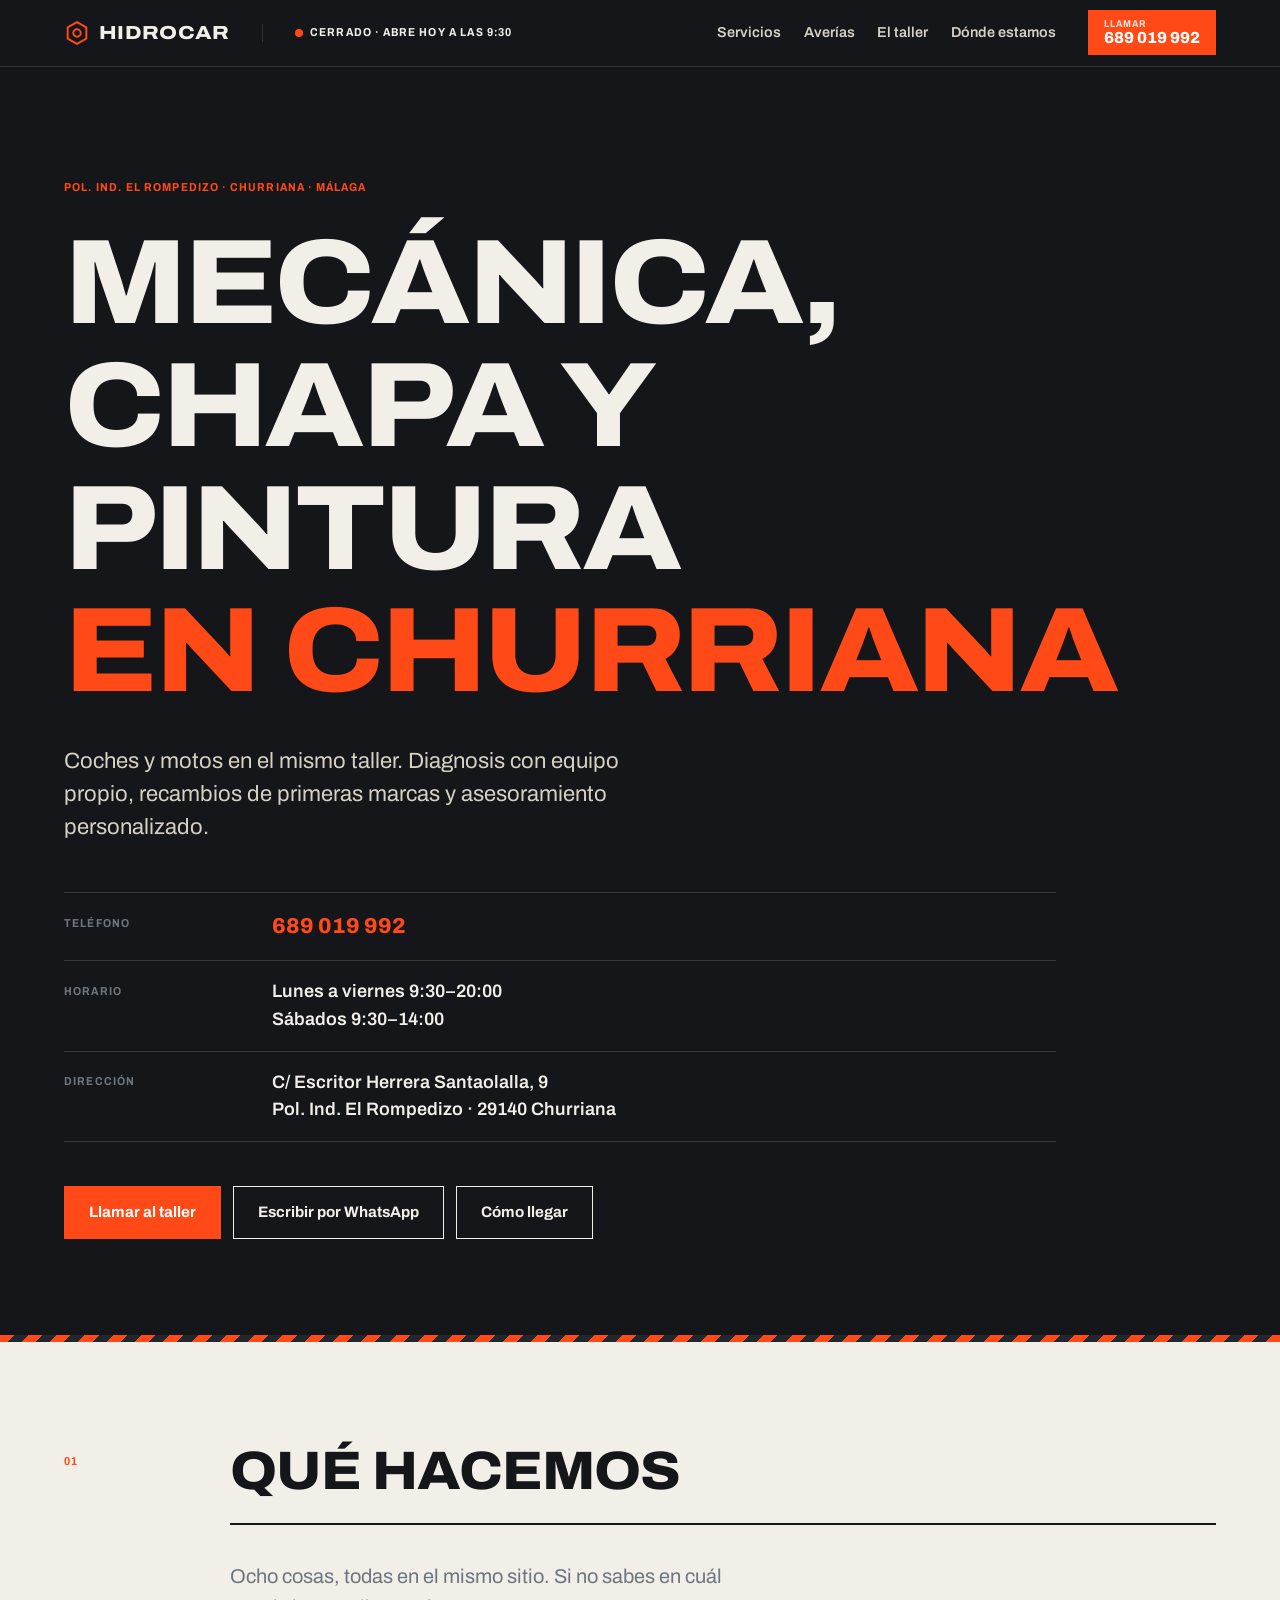
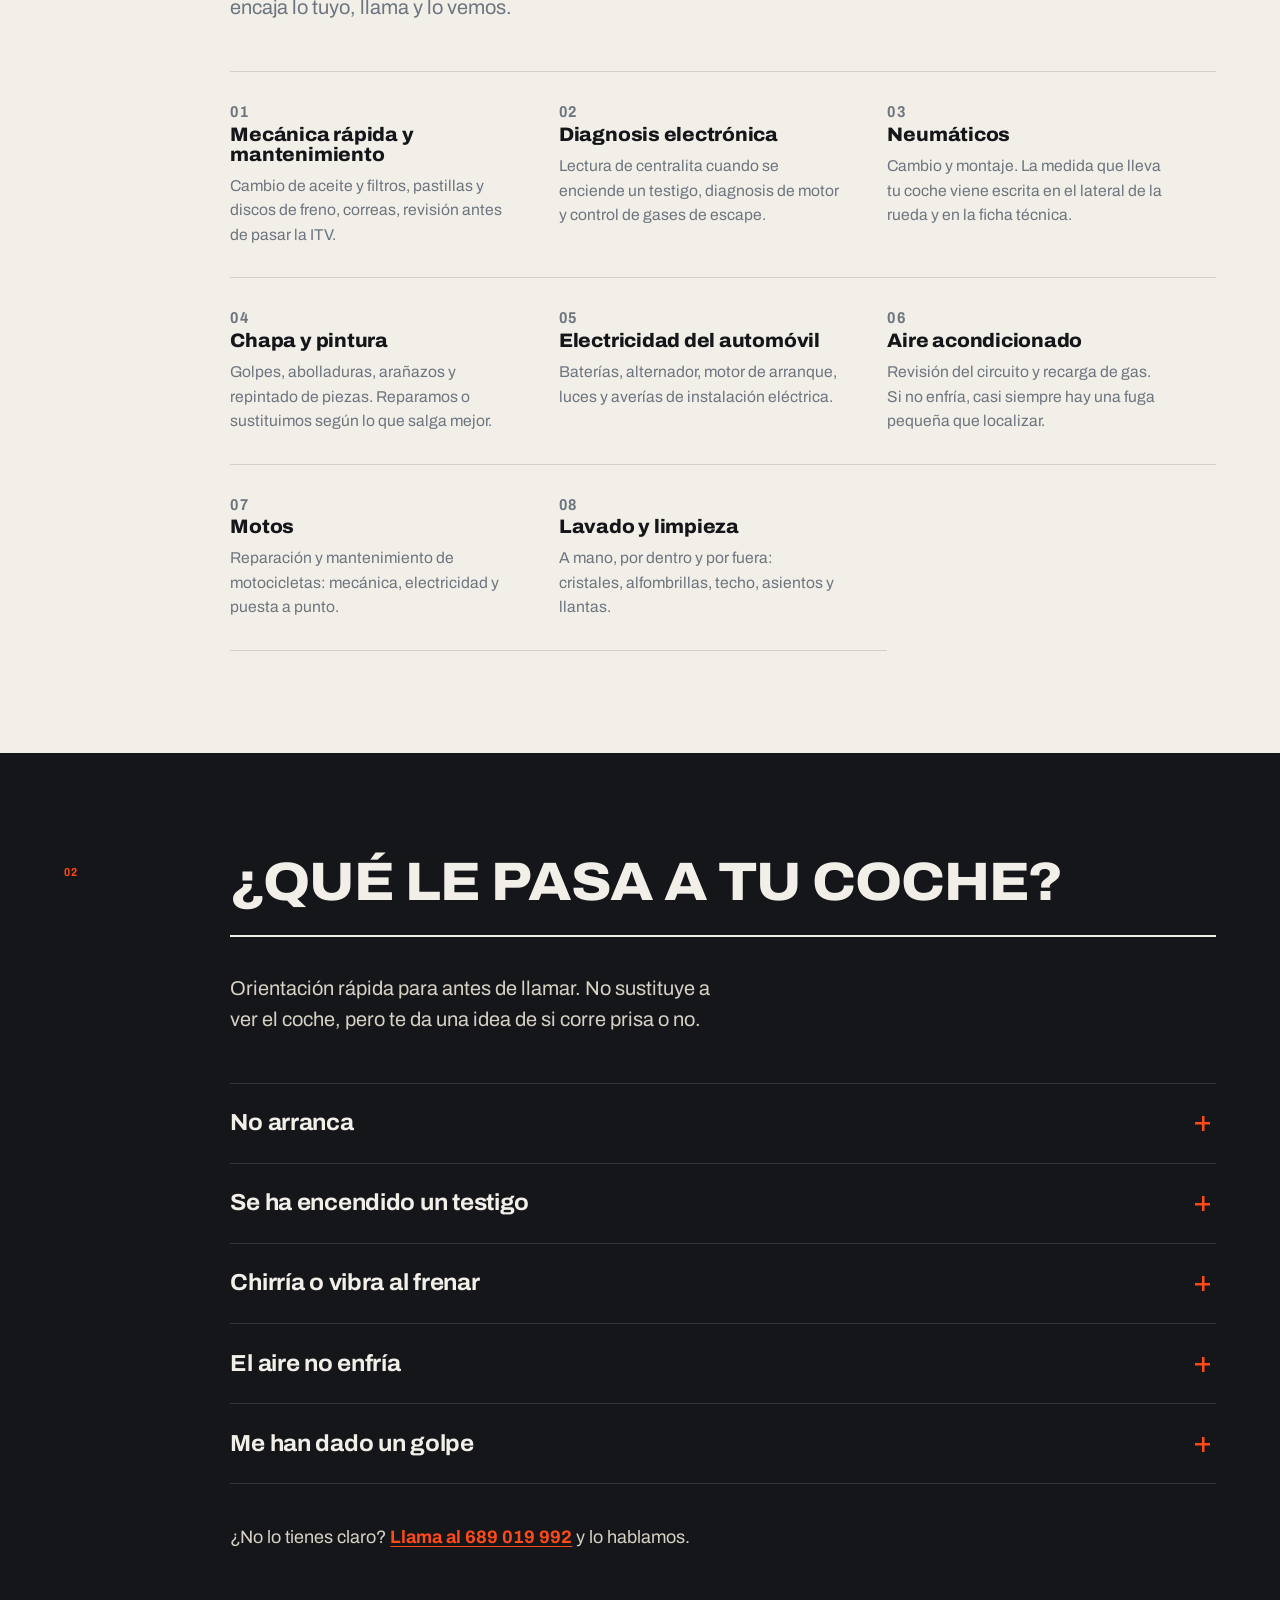
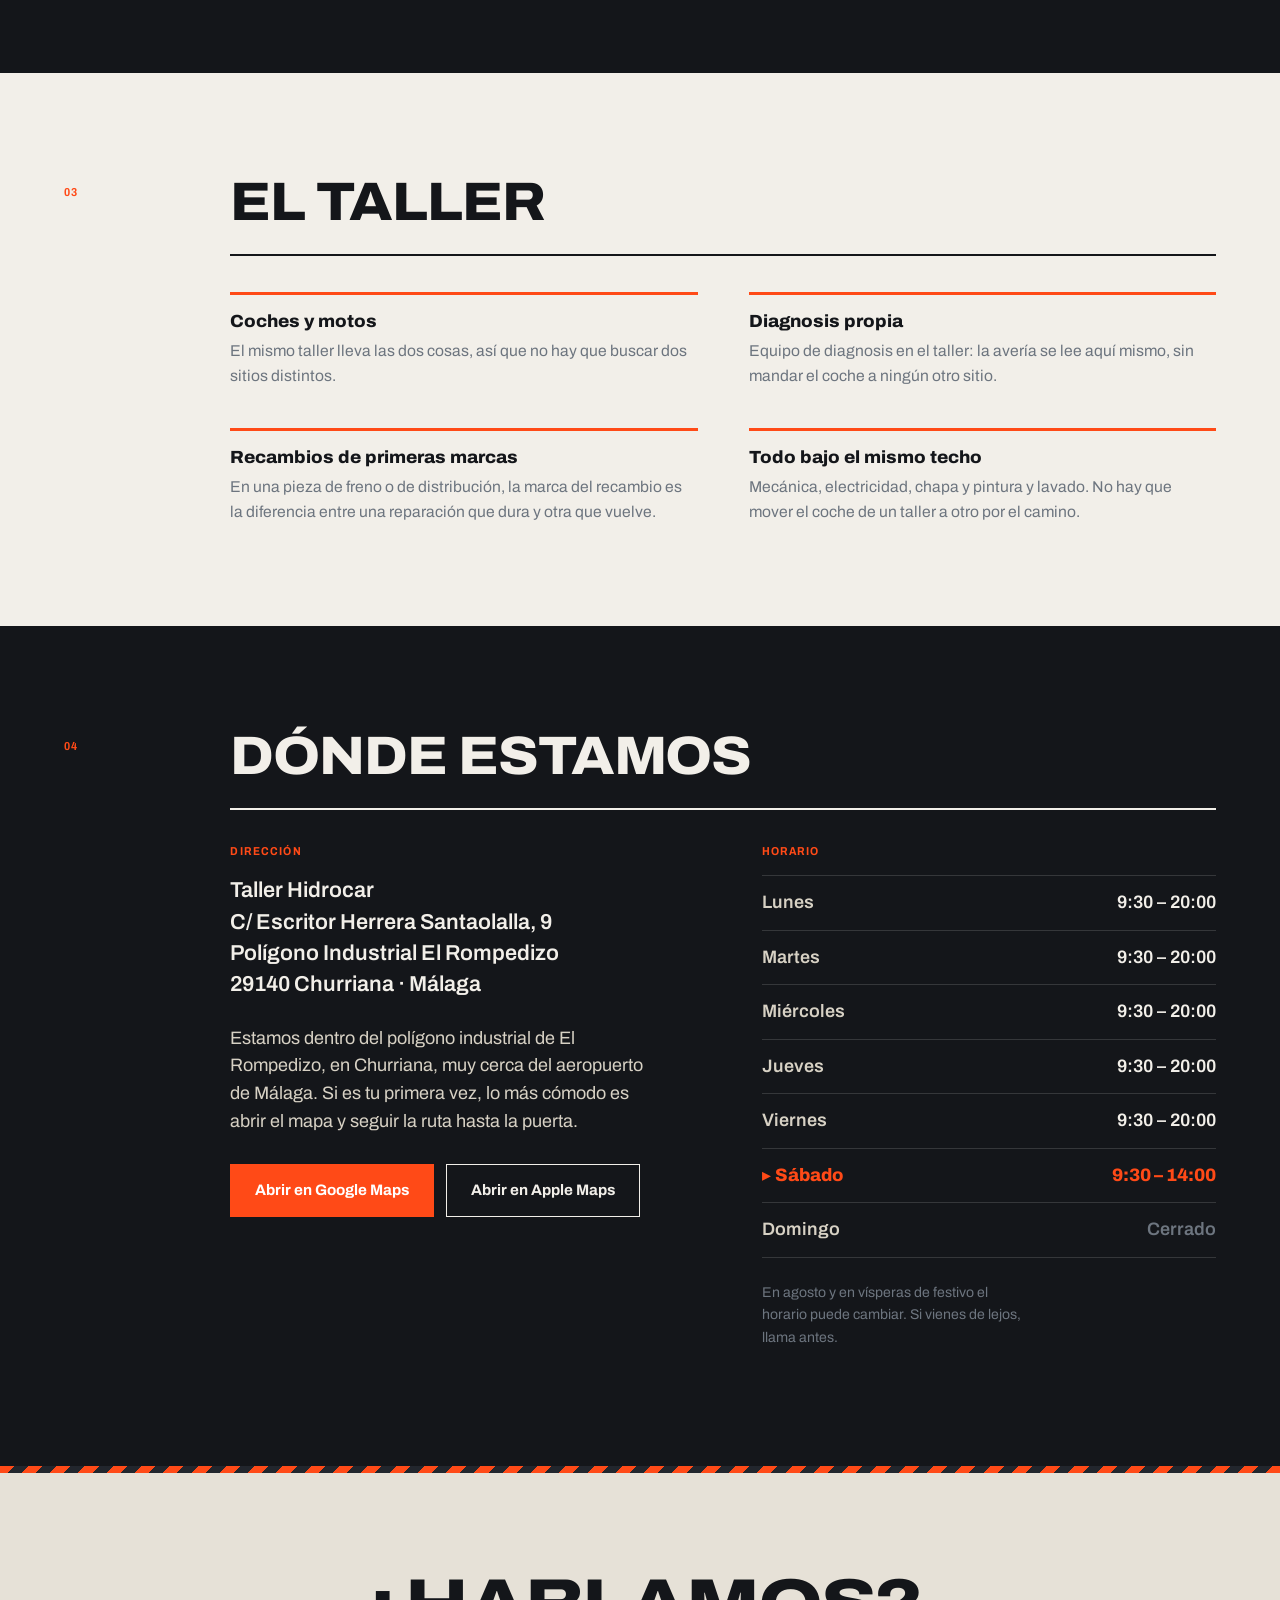
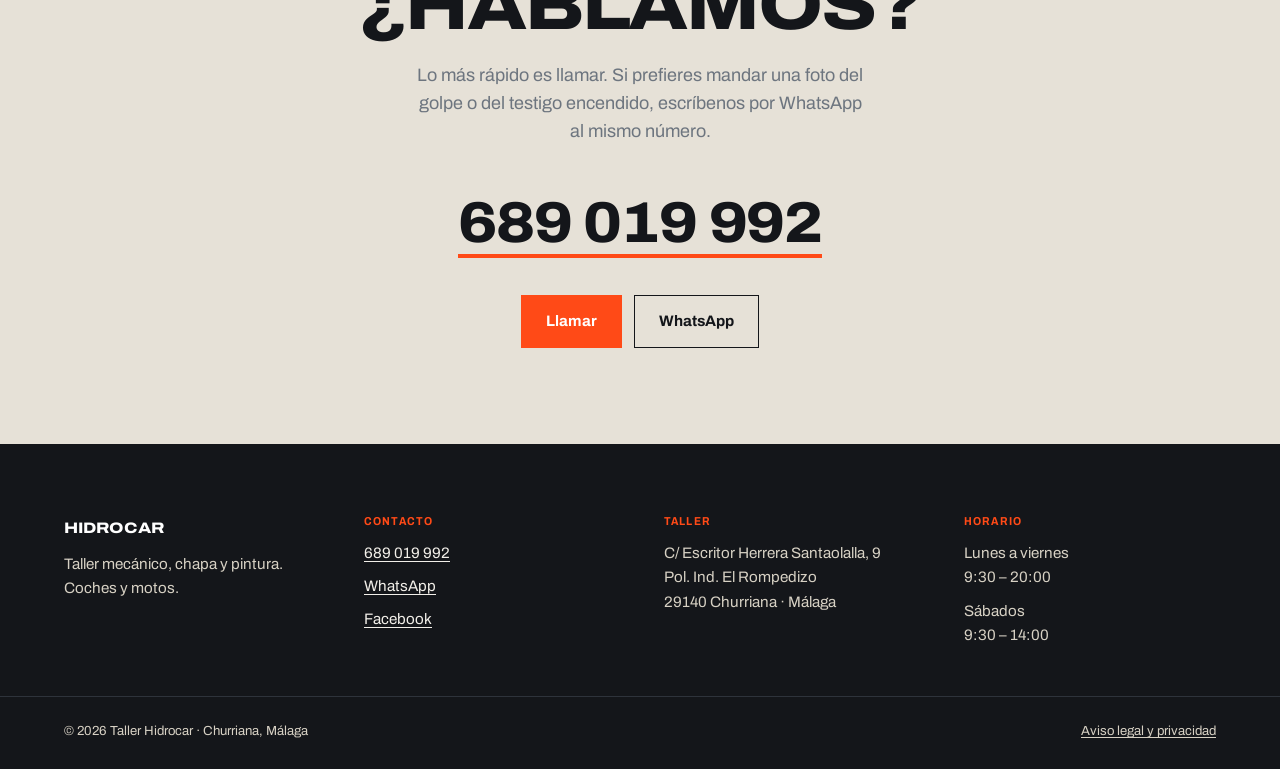
<file: index.html>
<!doctype html>
<html lang="es">
<head>
<meta charset="utf-8">
<meta name="viewport" content="width=device-width, initial-scale=1">
<title>Hidrocar · Taller mecánico, chapa y pintura en Churriana (Málaga)</title>
<meta name="description" content="Taller Hidrocar, en el Pol. Ind. El Rompedizo (Churriana, Málaga). Mecánica rápida, diagnosis, neumáticos, chapa y pintura, electricidad, aire acondicionado, motos y lavado. Tel. 689 019 992.">
<link rel="canonical" href="https://gaepmalaga.github.io/webtaller/">
<meta name="theme-color" content="#14161a">
<!-- Dirección provisional de GitHub Pages: de momento fuera de Google para que
     no compita con el dominio definitivo. Al tener dominio propio, cambiar
     por: <meta name="robots" content="index, follow"> -->
<meta name="robots" content="noindex, follow">

<meta property="og:type" content="website">
<meta property="og:locale" content="es_ES">
<meta property="og:site_name" content="Hidrocar">
<meta property="og:title" content="Hidrocar · Taller mecánico en Churriana, Málaga">
<meta property="og:description" content="Mecánica, diagnosis, chapa y pintura, neumáticos y motos en el Pol. Ind. El Rompedizo. Lunes a viernes de 9:30 a 20:00.">
<meta property="og:url" content="https://gaepmalaga.github.io/webtaller/">
<meta property="og:image" content="https://gaepmalaga.github.io/webtaller/assets/img/og.png">
<meta name="twitter:card" content="summary_large_image">

<link rel="icon" href="assets/img/favicon.svg" type="image/svg+xml">
<link rel="preload" href="assets/fonts/archivo-latin.woff2" as="font" type="font/woff2" crossorigin>
<link rel="stylesheet" href="assets/css/style.css">
</head>
<body>

<a class="skip" href="#contenido">Saltar al contenido</a>

<header class="bar" id="top">
  <div class="bar__in">
    <a class="brand" href="#top" aria-label="Hidrocar, inicio">
      <svg class="brand__mark" viewBox="0 0 32 32" aria-hidden="true" focusable="false">
        <path d="M16 2.5 27.5 9v14L16 29.5 4.5 23V9z" fill="none" stroke="currentColor" stroke-width="2.4" stroke-linejoin="round"/>
        <circle cx="16" cy="16" r="4.6" fill="none" stroke="currentColor" stroke-width="2.4"/>
      </svg>
      <span class="brand__name">Hidrocar</span>
    </a>

    <p class="status" id="estado" data-status>
      <span class="status__dot" aria-hidden="true"></span>
      <span class="status__txt status__txt--largo">L–V 9:30–20:00 · S 9:30–14:00</span>
      <span class="status__txt status__txt--corto">L–V 9:30–20:00</span>
    </p>

    <nav class="nav" aria-label="Principal">
      <a href="#servicios">Servicios</a>
      <a href="#averias">Averías</a>
      <a href="#taller">El taller</a>
      <a href="#donde">Dónde estamos</a>
    </nav>

    <a class="btn btn--call" href="tel:+34689019992">
      <span class="btn__label">Llamar</span>
      <span class="btn__num">689 019 992</span>
    </a>
  </div>
</header>

<main id="contenido">

  <!-- ─────────────────────────── HERO ─────────────────────────── -->
  <section class="hero">
    <div class="hero__in">
      <p class="eyebrow">Pol. Ind. El Rompedizo · Churriana · Málaga</p>

      <h1 class="hero__h">
        Mecánica,<br>
        chapa y pintura<br>
        <em>en Churriana</em>
      </h1>

      <p class="hero__lead">
        Coches y motos en el mismo taller. Diagnosis con equipo propio,
        recambios de primeras marcas y asesoramiento personalizado.
      </p>

      <dl class="ficha">
        <div class="ficha__row">
          <dt>Teléfono</dt>
          <dd><a href="tel:+34689019992">689 019 992</a></dd>
        </div>
        <div class="ficha__row">
          <dt>Horario</dt>
          <dd>Lunes a viernes 9:30–20:00<br>Sábados 9:30–14:00</dd>
        </div>
        <div class="ficha__row">
          <dt>Dirección</dt>
          <dd>C/ Escritor Herrera Santaolalla, 9<br>Pol. Ind. El Rompedizo · 29140 Churriana</dd>
        </div>
      </dl>

      <div class="hero__cta">
        <a class="btn btn--solid" href="tel:+34689019992">Llamar al taller</a>
        <a class="btn btn--ghost" href="https://wa.me/34689019992" rel="noopener">Escribir por WhatsApp</a>
        <a class="btn btn--ghost" href="#donde">Cómo llegar</a>
      </div>
    </div>
    <div class="stripe" aria-hidden="true"></div>
  </section>

  <!-- ───────────────────────── SERVICIOS ──────────────────────── -->
  <section class="sec" id="servicios">
    <div class="sec__head">
      <p class="sec__num">01</p>
      <h2 class="sec__h">Qué hacemos</h2>
    </div>

    <div class="sec__body">
      <p class="sec__intro">
        Ocho cosas, todas en el mismo sitio. Si no sabes en cuál encaja lo tuyo,
        llama y lo vemos.
      </p>

      <ol class="serv">
        <li class="serv__i">
          <p class="serv__n">01</p>
          <h3>Mecánica rápida y mantenimiento</h3>
          <p>Cambio de aceite y filtros, pastillas y discos de freno, correas,
             revisión antes de pasar la ITV.</p>
        </li>
        <li class="serv__i">
          <p class="serv__n">02</p>
          <h3>Diagnosis electrónica</h3>
          <p>Lectura de centralita cuando se enciende un testigo, diagnosis de motor
             y control de gases de escape.</p>
        </li>
        <li class="serv__i">
          <p class="serv__n">03</p>
          <h3>Neumáticos</h3>
          <p>Cambio y montaje. La medida que lleva tu coche viene escrita en el
             lateral de la rueda y en la ficha técnica.</p>
        </li>
        <li class="serv__i">
          <p class="serv__n">04</p>
          <h3>Chapa y pintura</h3>
          <p>Golpes, abolladuras, arañazos y repintado de piezas. Reparamos o
             sustituimos según lo que salga mejor.</p>
        </li>
        <li class="serv__i">
          <p class="serv__n">05</p>
          <h3>Electricidad del automóvil</h3>
          <p>Baterías, alternador, motor de arranque, luces y averías de
             instalación eléctrica.</p>
        </li>
        <li class="serv__i">
          <p class="serv__n">06</p>
          <h3>Aire acondicionado</h3>
          <p>Revisión del circuito y recarga de gas. Si no enfría, casi siempre
             hay una fuga pequeña que localizar.</p>
        </li>
        <li class="serv__i">
          <p class="serv__n">07</p>
          <h3>Motos</h3>
          <p>Reparación y mantenimiento de motocicletas: mecánica, electricidad
             y puesta a punto.</p>
        </li>
        <li class="serv__i">
          <p class="serv__n">08</p>
          <h3>Lavado y limpieza</h3>
          <p>A mano, por dentro y por fuera: cristales, alfombrillas, techo,
             asientos y llantas.</p>
        </li>
      </ol>
    </div>
  </section>

  <!-- ────────────────────────── AVERÍAS ───────────────────────── -->
  <section class="sec sec--dark" id="averias">
    <div class="sec__head">
      <p class="sec__num">02</p>
      <h2 class="sec__h">¿Qué le pasa a tu coche?</h2>
    </div>

    <div class="sec__body">
      <p class="sec__intro">
        Orientación rápida para antes de llamar. No sustituye a ver el coche,
        pero te da una idea de si corre prisa o no.
      </p>

      <div class="sint">
        <details class="sint__i">
          <summary><span>No arranca</span></summary>
          <div class="sint__c">
            <p>Si al girar la llave solo oyes un «clac» seco o el motor gira muy
               despacio, casi siempre es la batería. Si el cuadro se enciende con
               normalidad pero no gira nada, suele ser el motor de arranque.</p>
            <p><strong>¿Corre prisa?</strong> No es peligroso, pero no lo dejes días:
               una batería agotada del todo se estropea. Llámanos y te decimos si
               merece la pena acercarlo o mandar a alguien.</p>
          </div>
        </details>

        <details class="sint__i">
          <summary><span>Se ha encendido un testigo</span></summary>
          <div class="sint__c">
            <p><strong>Naranja o amarillo:</strong> avería que hay que mirar, pero
               normalmente puedes llegar al taller conduciendo con tranquilidad.</p>
            <p><strong>Rojo</strong> (aceite, temperatura, freno, batería):
               para en cuanto puedas hacerlo con seguridad y llama. Seguir
               conduciendo con el testigo de aceite o de temperatura encendido
               es la forma más cara de romper un motor.</p>
          </div>
        </details>

        <details class="sint__i">
          <summary><span>Chirría o vibra al frenar</span></summary>
          <div class="sint__c">
            <p>Un chirrido metálico agudo suele ser el avisador de las pastillas:
               están al límite. Si además notas vibración en el pedal o en el
               volante, es probable que los discos estén alabeados.</p>
            <p><strong>¿Corre prisa?</strong> Sí. Es una reparación de un día, y
               aplazarla convierte un cambio de pastillas en un cambio de discos.</p>
          </div>
        </details>

        <details class="sint__i">
          <summary><span>El aire no enfría</span></summary>
          <div class="sint__c">
            <p>Lo normal es que se haya ido el gas por una fuga pequeña. Recargar
               sin buscar la fuga sirve para un verano, como mucho; por eso primero
               revisamos el circuito y luego cargamos.</p>
          </div>
        </details>

        <details class="sint__i">
          <summary><span>Me han dado un golpe</span></summary>
          <div class="sint__c">
            <p>Tráelo y te decimos si sale mejor reparar la pieza o sustituirla.
               Si el parte va por el seguro, trae el número de siniestro y los
               datos del contrario.</p>
            <p>Una foto por WhatsApp antes de venir nos ahorra tiempo a los dos.</p>
          </div>
        </details>
      </div>

      <p class="sint__foot">
        ¿No lo tienes claro? <a href="tel:+34689019992">Llama al 689 019 992</a>
        y lo hablamos.
      </p>
    </div>
  </section>

  <!-- ─────────────────────────── TALLER ───────────────────────── -->
  <section class="sec" id="taller">
    <div class="sec__head">
      <p class="sec__num">03</p>
      <h2 class="sec__h">El taller</h2>
    </div>

    <div class="sec__body">
      <div class="claves">
        <div class="clave">
          <h3>Coches y motos</h3>
          <p>El mismo taller lleva las dos cosas, así que no hay que buscar dos
             sitios distintos.</p>
        </div>
        <div class="clave">
          <h3>Diagnosis propia</h3>
          <p>Equipo de diagnosis en el taller: la avería se lee aquí mismo, sin
             mandar el coche a ningún otro sitio.</p>
        </div>
        <div class="clave">
          <h3>Recambios de primeras marcas</h3>
          <p>En una pieza de freno o de distribución, la marca del recambio es la
             diferencia entre una reparación que dura y otra que vuelve.</p>
        </div>
        <div class="clave">
          <h3>Todo bajo el mismo techo</h3>
          <p>Mecánica, electricidad, chapa y pintura y lavado. No hay que mover el
             coche de un taller a otro por el camino.</p>
        </div>
      </div>
    </div>
  </section>

  <!-- ─────────────────────────── DÓNDE ────────────────────────── -->
  <section class="sec sec--dark" id="donde">
    <div class="sec__head">
      <p class="sec__num">04</p>
      <h2 class="sec__h">Dónde estamos</h2>
    </div>

    <div class="sec__body">
      <div class="donde">
        <div class="donde__col">
          <h3 class="mini">Dirección</h3>
          <address class="dir">
            Taller Hidrocar<br>
            C/ Escritor Herrera Santaolalla, 9<br>
            Polígono Industrial El Rompedizo<br>
            29140 Churriana · Málaga
          </address>

          <p class="donde__tip">
            Estamos dentro del polígono industrial de El Rompedizo, en Churriana,
            muy cerca del aeropuerto de Málaga. Si es tu primera vez, lo más cómodo
            es abrir el mapa y seguir la ruta hasta la puerta.
          </p>

          <div class="donde__cta">
            <a class="btn btn--solid" rel="noopener"
               href="https://www.google.com/maps/search/?api=1&amp;query=Taller+Hidrocar%2C+Calle+Escritor+Herrera+Santaolalla+9%2C+29140+Churriana%2C+M%C3%A1laga">
              Abrir en Google Maps
            </a>
            <a class="btn btn--ghost" rel="noopener"
               href="https://maps.apple.com/?q=Taller+Hidrocar+Churriana+M%C3%A1laga">
              Abrir en Apple Maps
            </a>
          </div>
        </div>

        <div class="donde__col">
          <h3 class="mini">Horario</h3>
          <table class="horario">
            <caption class="vh">Horario de apertura del taller</caption>
            <tbody>
              <tr data-day="1"><th scope="row">Lunes</th><td>9:30 – 20:00</td></tr>
              <tr data-day="2"><th scope="row">Martes</th><td>9:30 – 20:00</td></tr>
              <tr data-day="3"><th scope="row">Miércoles</th><td>9:30 – 20:00</td></tr>
              <tr data-day="4"><th scope="row">Jueves</th><td>9:30 – 20:00</td></tr>
              <tr data-day="5"><th scope="row">Viernes</th><td>9:30 – 20:00</td></tr>
              <tr data-day="6"><th scope="row">Sábado</th><td>9:30 – 14:00</td></tr>
              <tr data-day="0"><th scope="row">Domingo</th><td class="cerrado">Cerrado</td></tr>
            </tbody>
          </table>
          <p class="nota">
            En agosto y en vísperas de festivo el horario puede cambiar.
            Si vienes de lejos, llama antes.
          </p>
        </div>
      </div>
    </div>
  </section>

  <!-- ────────────────────────── CONTACTO ──────────────────────── -->
  <section class="cierre">
    <div class="stripe" aria-hidden="true"></div>
    <div class="cierre__in">
      <h2>¿Hablamos?</h2>
      <p>
        Lo más rápido es llamar. Si prefieres mandar una foto del golpe o del
        testigo encendido, escríbenos por WhatsApp al mismo número.
      </p>
      <p class="cierre__tel">
        <a href="tel:+34689019992">689 019 992</a>
      </p>
      <div class="cierre__cta">
        <a class="btn btn--solid" href="tel:+34689019992">Llamar</a>
        <a class="btn btn--ghost" href="https://wa.me/34689019992" rel="noopener">WhatsApp</a>
      </div>
    </div>
  </section>

</main>

<footer class="pie">
  <div class="pie__in">
    <div class="pie__col">
      <p class="pie__brand">Hidrocar</p>
      <p>Taller mecánico, chapa y pintura.<br>Coches y motos.</p>
    </div>
    <div class="pie__col">
      <h2 class="mini">Contacto</h2>
      <p><a href="tel:+34689019992">689 019 992</a></p>
      <p><a href="https://wa.me/34689019992" rel="noopener">WhatsApp</a></p>
      <p><a href="https://www.facebook.com/reparaciondecochesymotos/" rel="noopener">Facebook</a></p>
    </div>
    <div class="pie__col">
      <h2 class="mini">Taller</h2>
      <p>
        C/ Escritor Herrera Santaolalla, 9<br>
        Pol. Ind. El Rompedizo<br>
        29140 Churriana · Málaga
      </p>
    </div>
    <div class="pie__col">
      <h2 class="mini">Horario</h2>
      <p>Lunes a viernes<br>9:30 – 20:00</p>
      <p>Sábados<br>9:30 – 14:00</p>
    </div>
  </div>
  <div class="pie__legal">
    <p>© <span data-year>2026</span> Taller Hidrocar · Churriana, Málaga</p>
    <p><a href="aviso-legal.html">Aviso legal y privacidad</a></p>
  </div>
</footer>

<!-- Barra fija de llamada en móvil -->
<div class="callbar" aria-hidden="false">
  <a class="callbar__a callbar__a--tel" href="tel:+34689019992">Llamar</a>
  <a class="callbar__a callbar__a--wa" href="https://wa.me/34689019992" rel="noopener">WhatsApp</a>
</div>

<script type="application/ld+json">
{
  "@context": "https://schema.org",
  "@type": "AutoRepair",
  "name": "Taller Hidrocar",
  "url": "https://gaepmalaga.github.io/webtaller/",
  "telephone": "+34689019992",
  "image": "https://gaepmalaga.github.io/webtaller/assets/img/og.png",
  "address": {
    "@type": "PostalAddress",
    "streetAddress": "Calle Escritor Herrera Santaolalla, 9, Pol. Ind. El Rompedizo",
    "addressLocality": "Churriana, Málaga",
    "postalCode": "29140",
    "addressRegion": "Málaga",
    "addressCountry": "ES"
  },
  "areaServed": [
    { "@type": "City", "name": "Málaga" },
    { "@type": "Place", "name": "Churriana" },
    { "@type": "Place", "name": "Alhaurín de la Torre" },
    { "@type": "Place", "name": "Torremolinos" }
  ],
  "sameAs": ["https://www.facebook.com/reparaciondecochesymotos/"],
  "currenciesAccepted": "EUR",
  "openingHoursSpecification": [
    {
      "@type": "OpeningHoursSpecification",
      "dayOfWeek": ["Monday","Tuesday","Wednesday","Thursday","Friday"],
      "opens": "09:30",
      "closes": "20:00"
    },
    {
      "@type": "OpeningHoursSpecification",
      "dayOfWeek": "Saturday",
      "opens": "09:30",
      "closes": "14:00"
    }
  ],
  "makesOffer": [
    { "@type": "Offer", "itemOffered": { "@type": "Service", "name": "Mecánica rápida y mantenimiento" } },
    { "@type": "Offer", "itemOffered": { "@type": "Service", "name": "Diagnosis electrónica y control de gases de escape" } },
    { "@type": "Offer", "itemOffered": { "@type": "Service", "name": "Cambio de neumáticos" } },
    { "@type": "Offer", "itemOffered": { "@type": "Service", "name": "Chapa y pintura" } },
    { "@type": "Offer", "itemOffered": { "@type": "Service", "name": "Electricidad del automóvil" } },
    { "@type": "Offer", "itemOffered": { "@type": "Service", "name": "Carga de aire acondicionado" } },
    { "@type": "Offer", "itemOffered": { "@type": "Service", "name": "Reparación de motos" } },
    { "@type": "Offer", "itemOffered": { "@type": "Service", "name": "Lavado y limpieza de vehículos" } }
  ]
}
</script>

<script src="assets/js/main.js" defer></script>
</body>
</html>
</file>
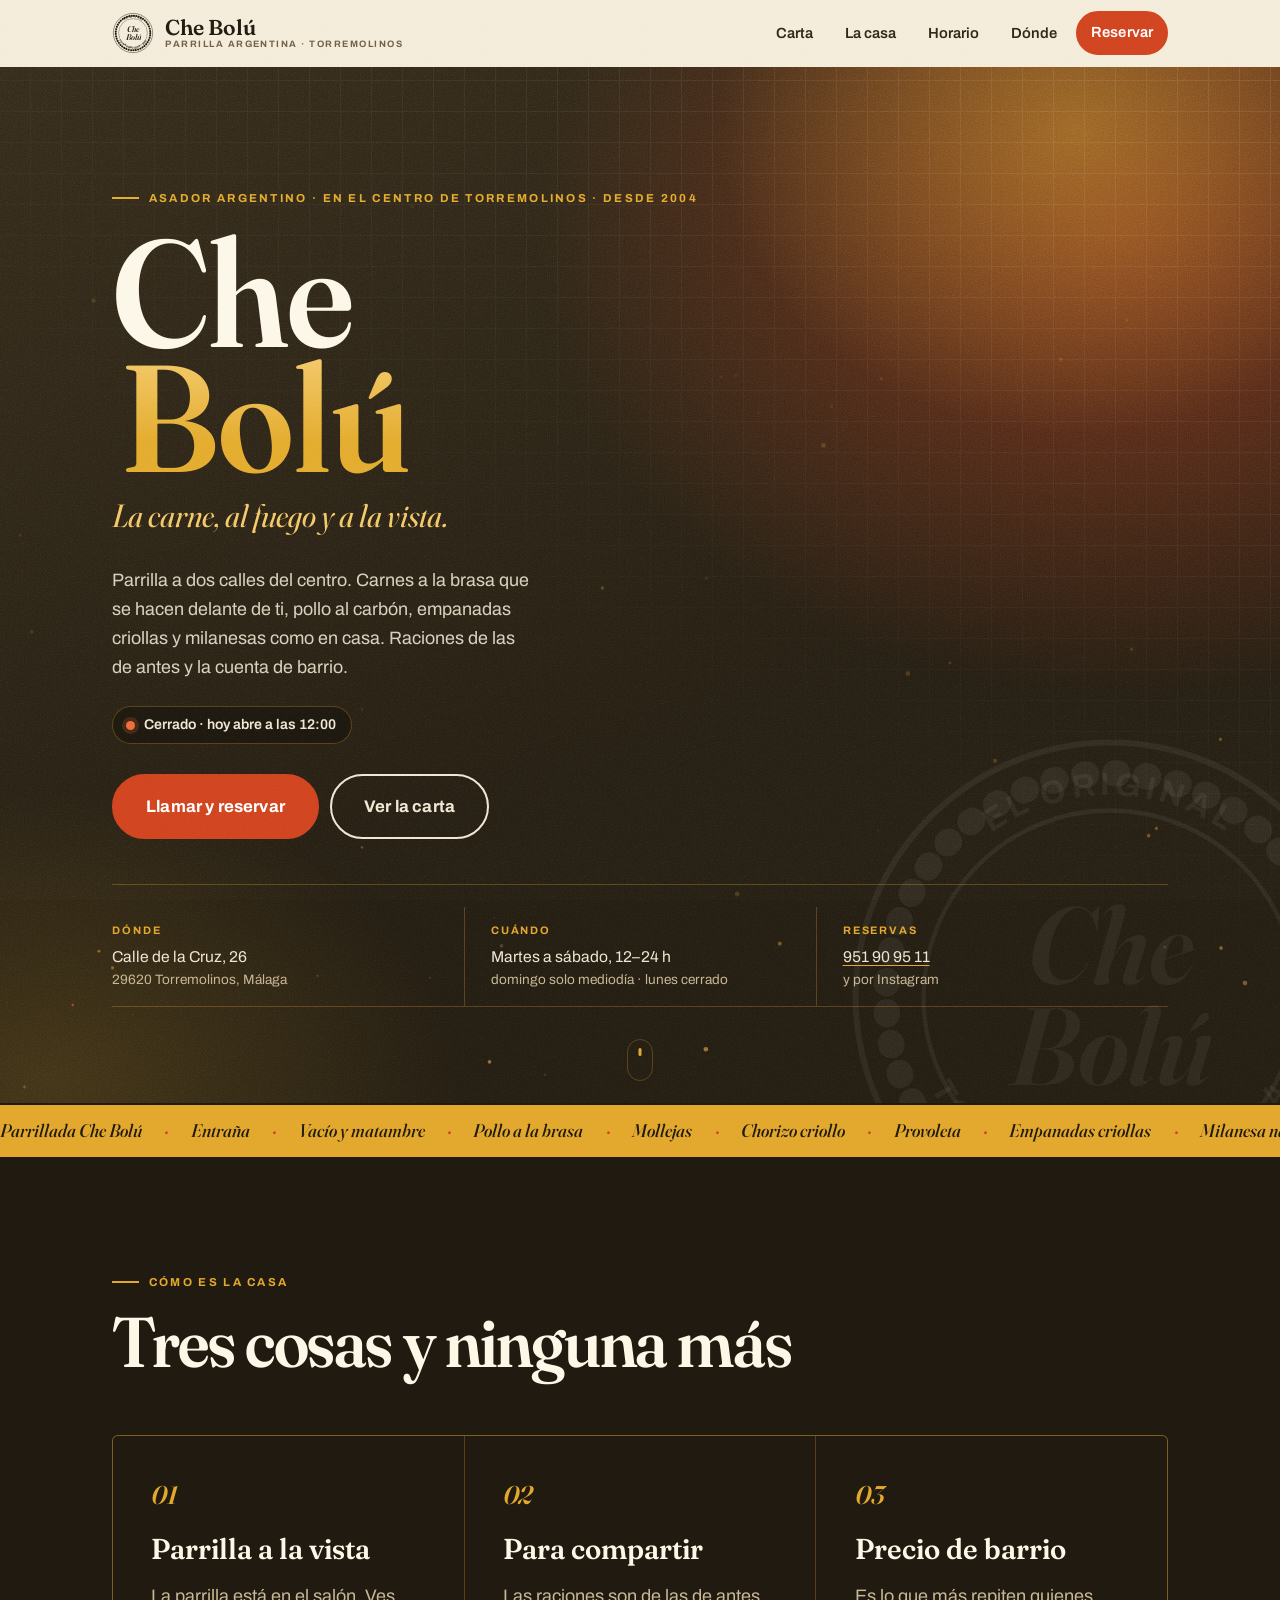
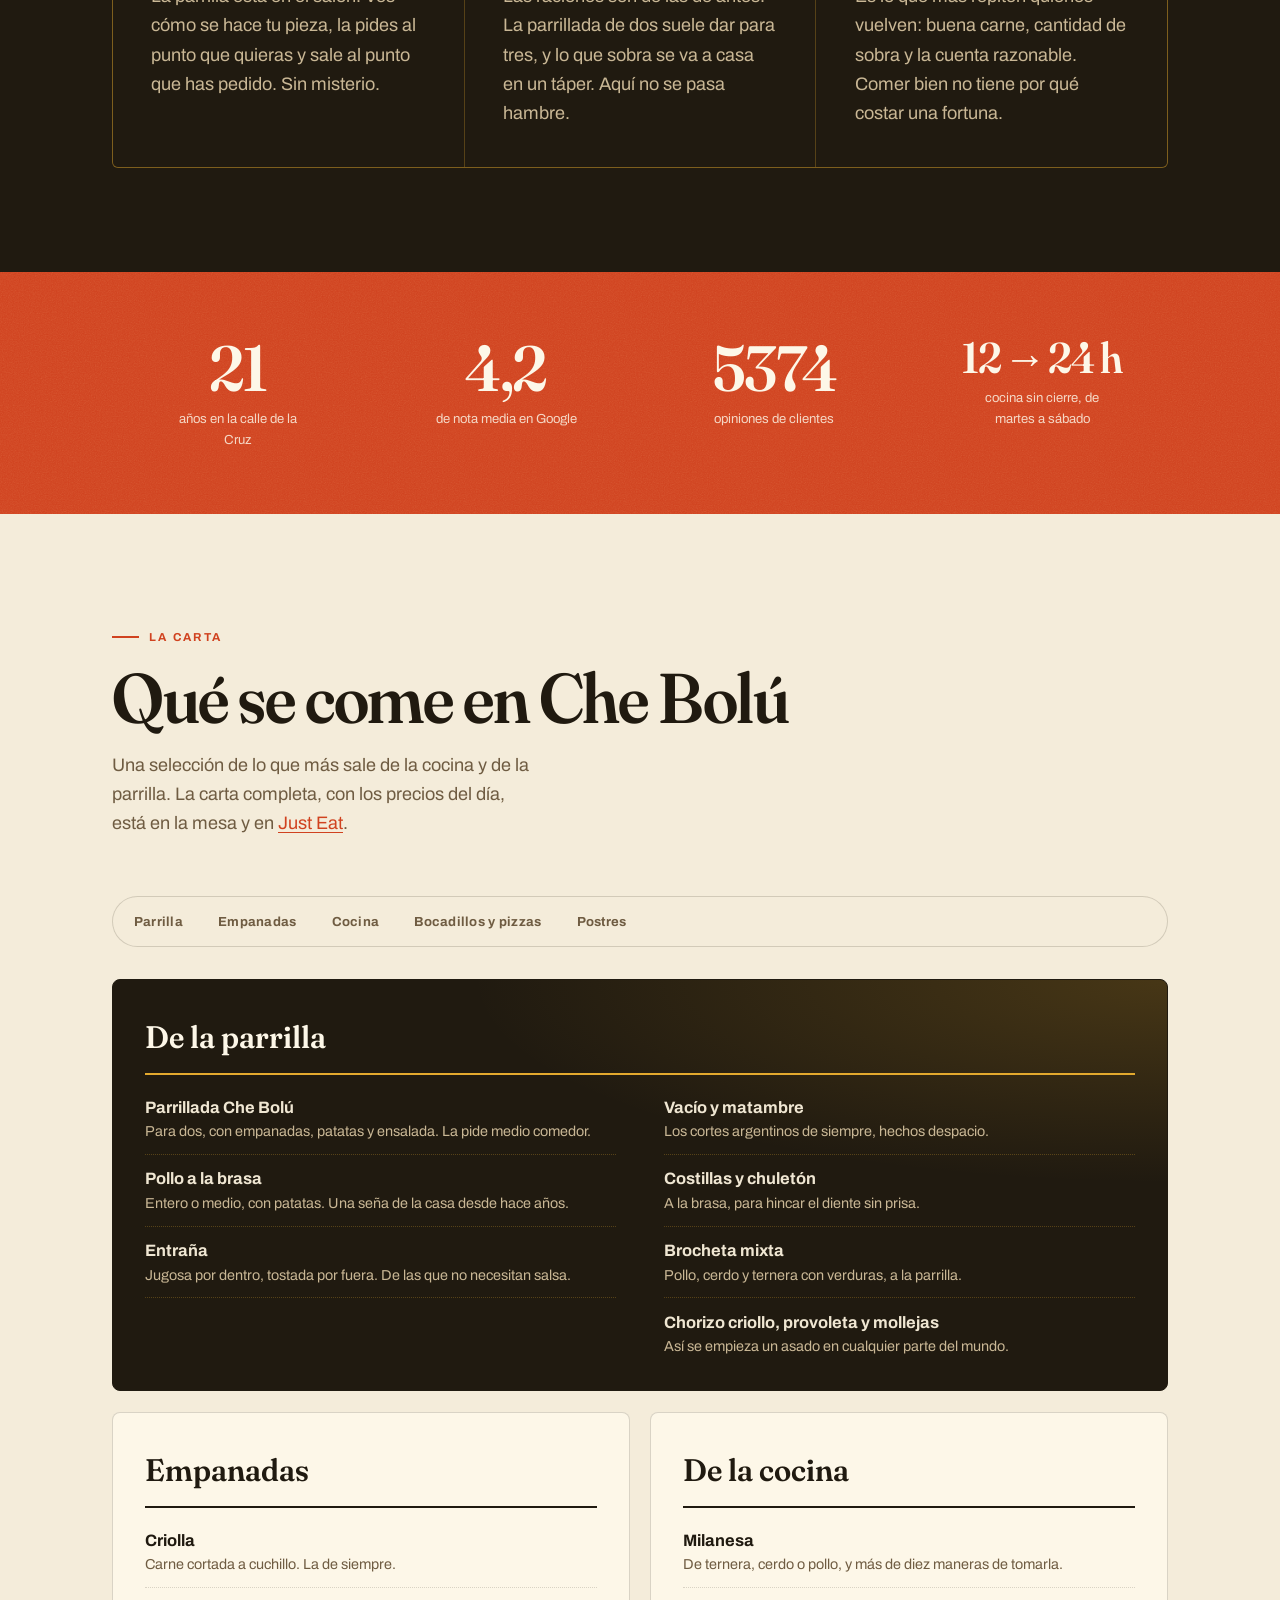
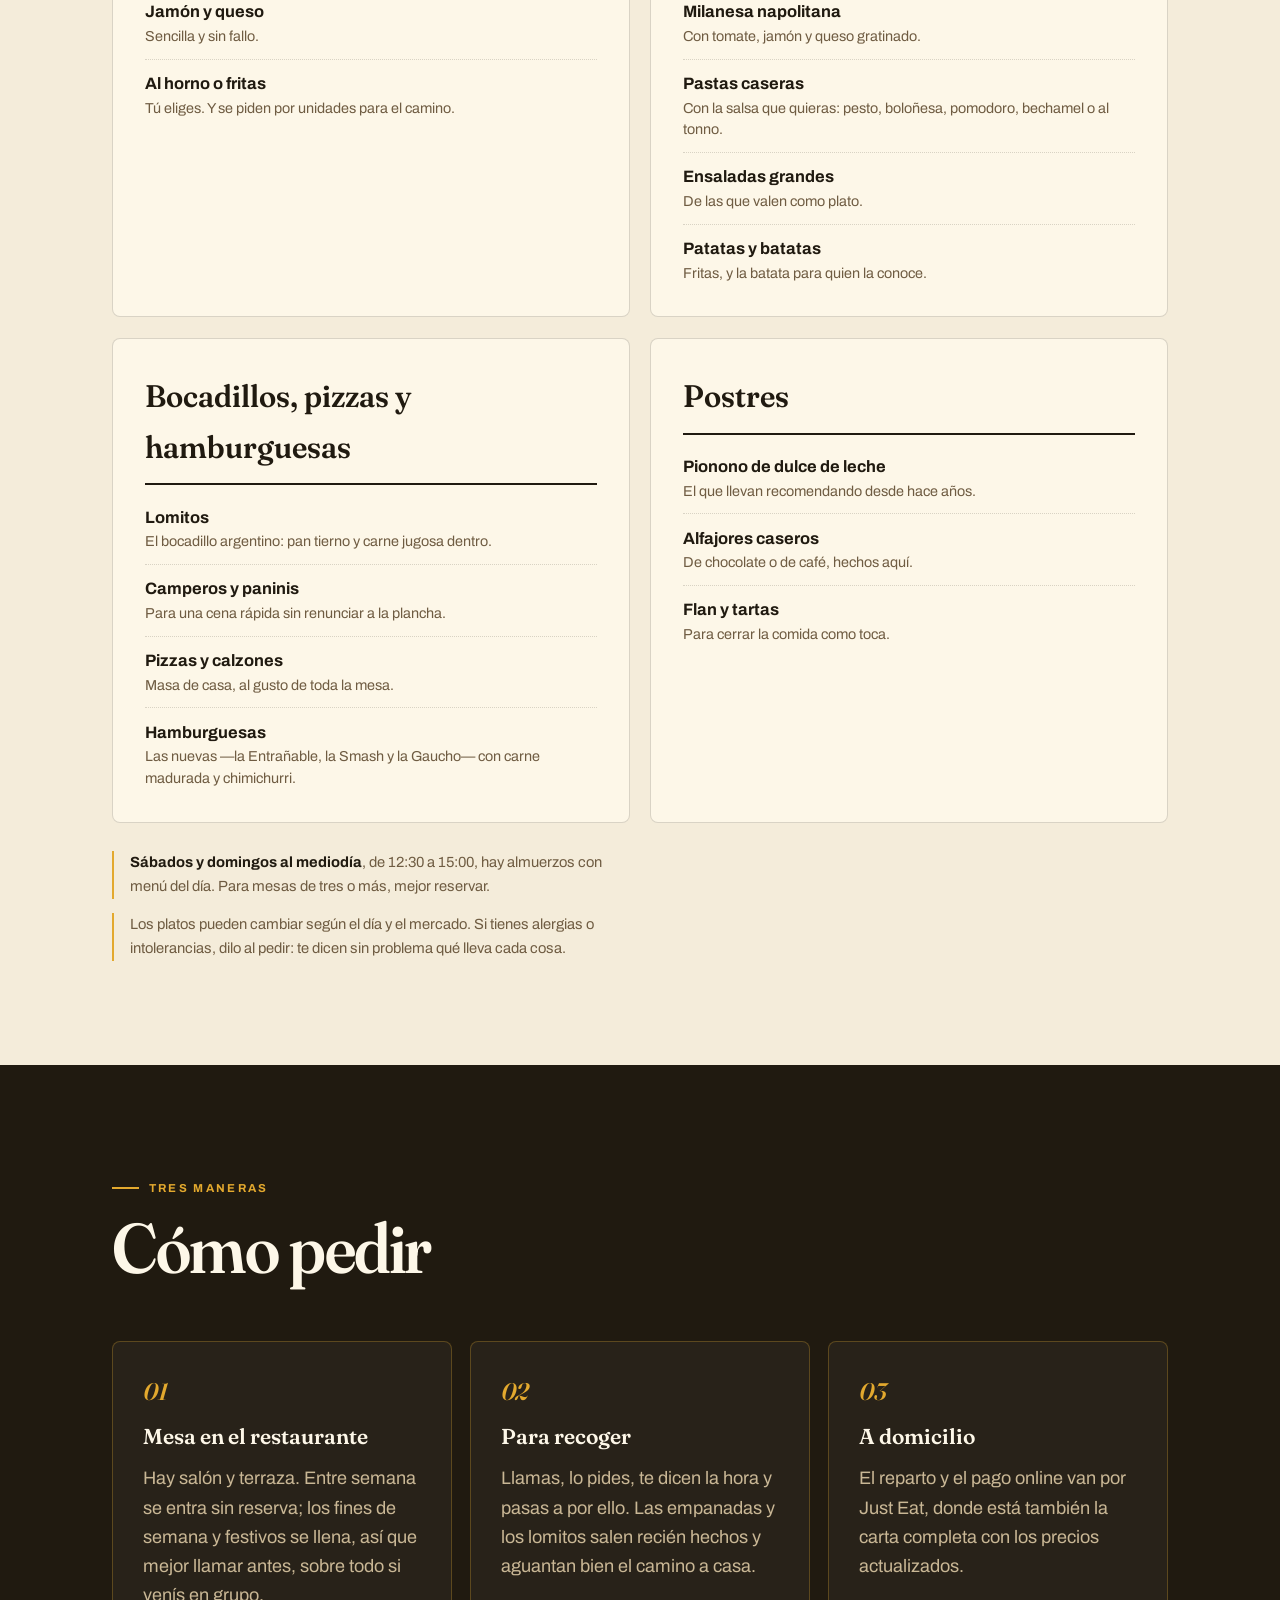
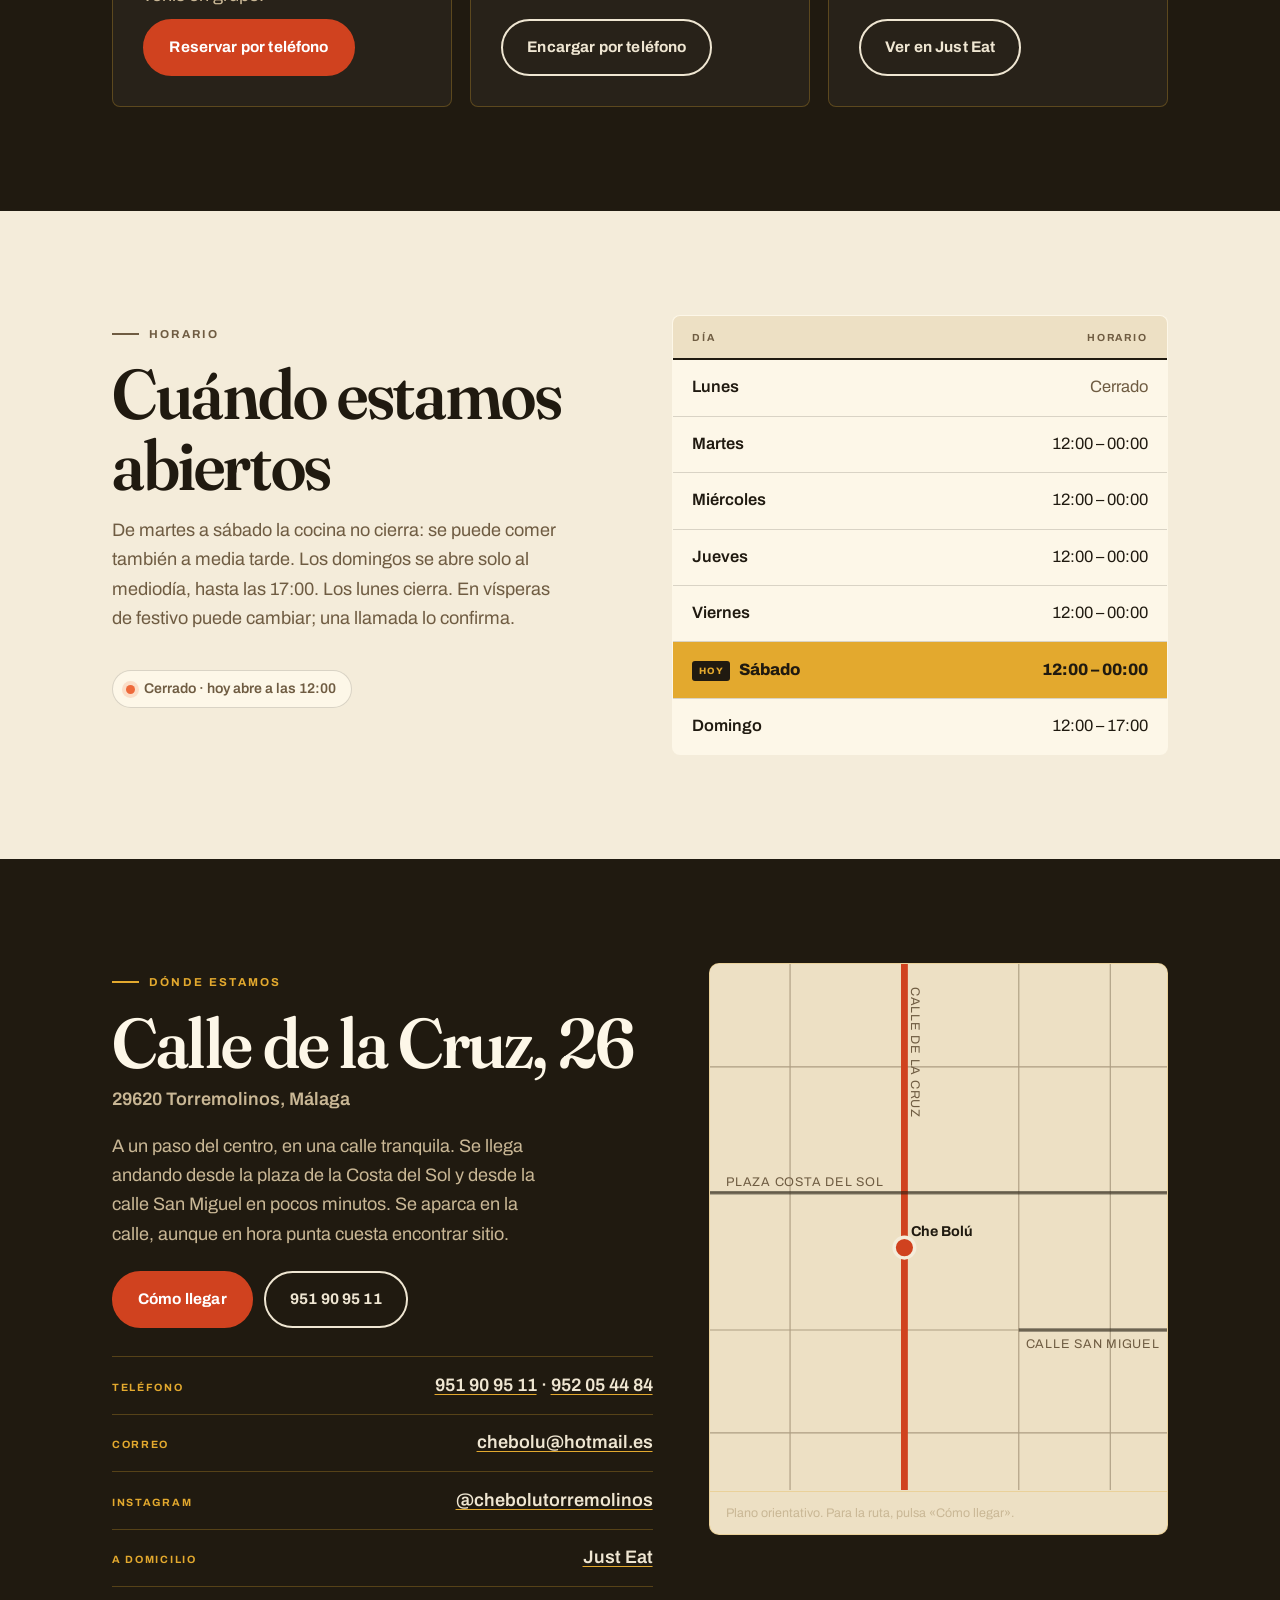
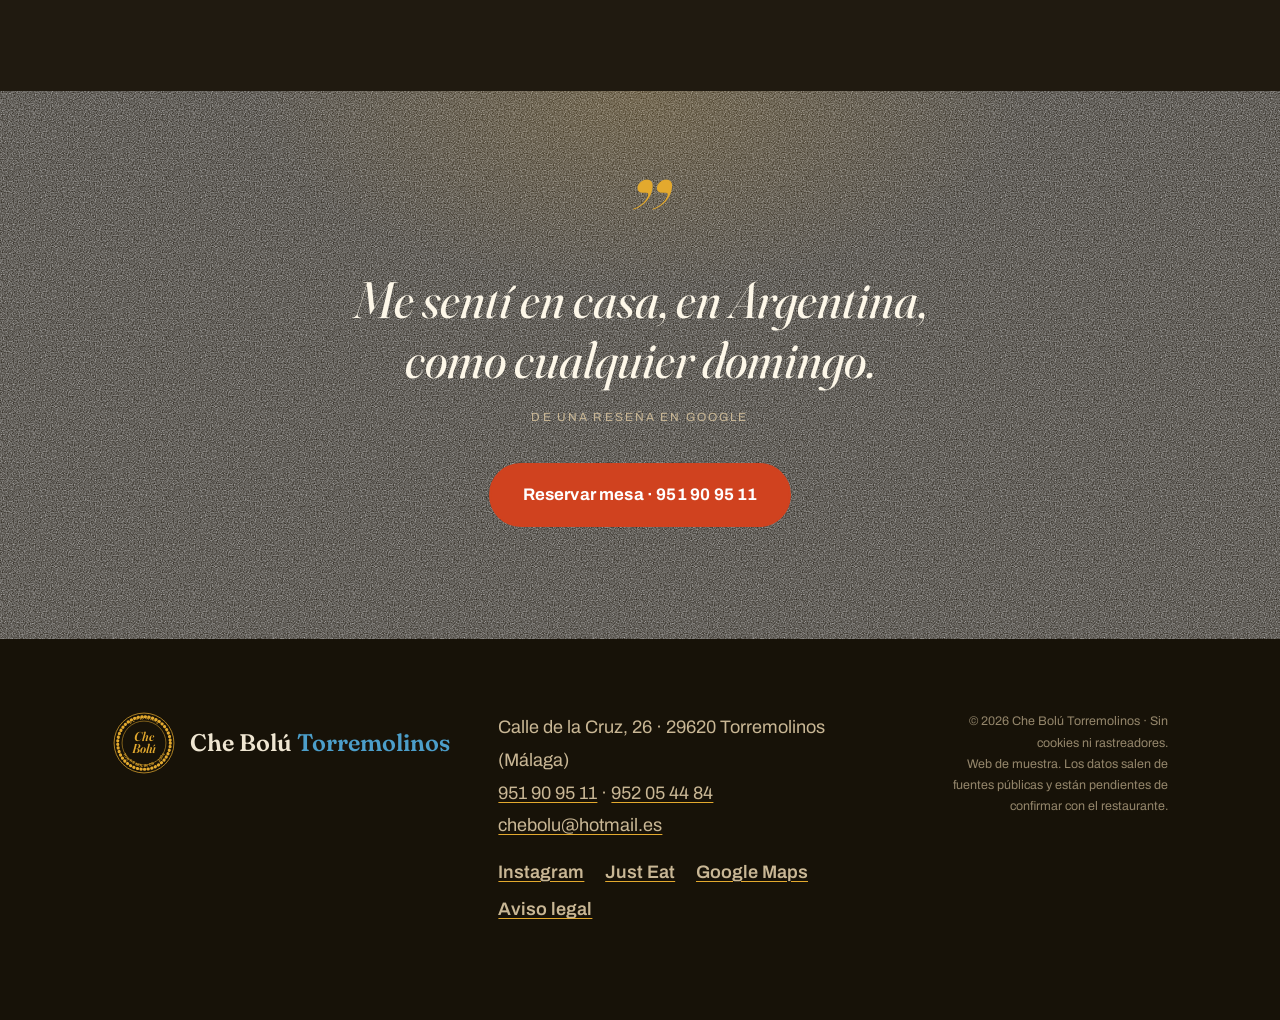
<file: che-bolu/index.html>
<!doctype html>
<html lang="es">
<head>
<meta charset="utf-8">
<meta name="viewport" content="width=device-width, initial-scale=1">
<title>Che Bolú Torremolinos · Parrilla argentina, el original desde 2004</title>
<meta name="description" content="Asador argentino en el centro de Torremolinos desde 2004. Carne a la brasa hecha a la vista, empanadas criollas, pollo a la brasa y platos para compartir. Calle de la Cruz, 26. Reservas 951 90 95 11.">

<!-- Dirección provisional de GitHub Pages, mientras no haya dominio propio.
     Al contratar el dominio hay que cambiar canonical, og:url, og:image, el
     JSON-LD del final, robots.txt y sitemap.xml, y quitar el noindex de abajo. -->
<link rel="canonical" href="https://gaepmalaga.github.io/webtaller/che-bolu/">

<!-- PROVISIONAL: quitar esta línea (dejar «index, follow») cuando la web
     esté aprobada por el restaurante y tenga su dominio definitivo. -->
<meta name="robots" content="noindex, follow">

<meta property="og:type" content="restaurant">
<meta property="og:locale" content="es_ES">
<meta property="og:site_name" content="Che Bolú Torremolinos">
<meta property="og:title" content="Che Bolú Torremolinos · El original desde 2004">
<meta property="og:description" content="Parrilla argentina a la vista, empanadas criollas y platos para compartir, en la calle de la Cruz, 26.">
<meta property="og:url" content="https://gaepmalaga.github.io/webtaller/che-bolu/">
<meta property="og:image" content="https://gaepmalaga.github.io/webtaller/che-bolu/assets/img/og.png">
<meta property="og:image:width" content="1200">
<meta property="og:image:height" content="630">
<meta name="twitter:card" content="summary_large_image">
<meta name="theme-color" content="#20180f">

<link rel="icon" href="assets/img/favicon.svg" type="image/svg+xml">
<link rel="preload" href="assets/fonts/fraunces.woff2" as="font" type="font/woff2" crossorigin>
<link rel="preload" href="assets/fonts/archivo-latin.woff2" as="font" type="font/woff2" crossorigin>
<link rel="stylesheet" href="assets/css/style.css">
<script>document.documentElement.classList.add('js');</script>
</head>

<body>
<a class="skip" href="#carta">Saltar a la carta</a>
<div class="progreso" aria-hidden="true"><span></span></div>

<!-- Arcos para el texto en órbita del sello. Definidos una sola vez. -->
<svg width="0" height="0" class="u-hide" aria-hidden="true" focusable="false"><defs>
  <path id="arc-t" fill="none" d="M16,62 A46,46 0 0 1 108,62"></path>
  <path id="arc-b" fill="none" d="M16,62 A46,46 0 0 0 108,62"></path>
</defs></svg>

<header class="site" id="top">
  <div class="site__in">
    <a class="marca" href="#top" aria-label="Che Bolú Torremolinos, inicio">
      <span class="marca__sello">
        <svg class="sello" viewBox="0 0 124 124" aria-hidden="true" focusable="false">
          <circle cx="62" cy="62" r="58" fill="none" stroke="currentColor" stroke-width="1.4"></circle>
          <circle cx="62" cy="62" r="51" fill="none" stroke="currentColor" stroke-width="6" stroke-dasharray="0.5 6.6" stroke-linecap="round"></circle>
          <circle cx="62" cy="62" r="42.5" fill="none" stroke="currentColor" stroke-width="1"></circle>
          <text class="sello__arc" text-anchor="middle"><textPath href="#arc-t" startOffset="50%">El original</textPath></text>
          <text class="sello__arc" text-anchor="middle"><textPath href="#arc-b" startOffset="50%">Torremolinos · 2004</textPath></text>
          <text class="sello__wm" x="62" y="59" text-anchor="middle">Che</text>
          <text class="sello__wm" x="62" y="82" text-anchor="middle">Bolú</text>
        </svg>
      </span>
      <span class="marca__txt">
        <b>Che Bolú</b>
        <i>Parrilla argentina · Torremolinos</i>
      </span>
    </a>

    <nav class="nav" aria-label="Secciones">
      <button class="nav__tog" type="button" aria-expanded="false" aria-controls="nav-panel">
        <span></span> Menú
      </button>
      <ul class="nav__panel" id="nav-panel" hidden>
        <li><a href="#carta">Carta</a></li>
        <li><a href="#casa">La casa</a></li>
        <li><a href="#horario">Horario</a></li>
        <li><a href="#donde">Dónde</a></li>
        <li class="nav__cta"><a class="btn btn--ember" href="tel:+34951909511">Reservar</a></li>
      </ul>
    </nav>
  </div>
</header>

<main>

  <!-- ===================================================================== hero -->
  <section class="hero">
    <canvas class="hero__brasa" aria-hidden="true"></canvas>
    <div class="hero__glow" aria-hidden="true"></div>
    <svg class="sello hero__sello" viewBox="0 0 124 124" aria-hidden="true" focusable="false">
      <circle cx="62" cy="62" r="58" fill="none" stroke="currentColor" stroke-width="1.4"></circle>
      <circle cx="62" cy="62" r="51" fill="none" stroke="currentColor" stroke-width="6" stroke-dasharray="0.5 6.6" stroke-linecap="round"></circle>
      <circle cx="62" cy="62" r="42.5" fill="none" stroke="currentColor" stroke-width="1"></circle>
      <text class="sello__arc" text-anchor="middle"><textPath href="#arc-t" startOffset="50%">El original</textPath></text>
      <text class="sello__arc" text-anchor="middle"><textPath href="#arc-b" startOffset="50%">Torremolinos · 2004</textPath></text>
      <text class="sello__wm" x="62" y="59" text-anchor="middle">Che</text>
      <text class="sello__wm" x="62" y="82" text-anchor="middle">Bolú</text>
    </svg>

    <div class="hero__in">
      <p class="kicker kicker--luz">Asador argentino · en el centro de Torremolinos · desde 2004</p>
      <h1 class="hero__h1">
        <span class="hero__l1">Che</span>
        <span class="hero__l2">Bolú</span>
      </h1>
      <p class="hero__lema"><em>La carne, al fuego y a la vista.</em></p>
      <p class="hero__txt">
        Parrilla a dos calles del centro. Carnes a la brasa que se hacen delante
        de ti, pollo al carbón, empanadas criollas y milanesas como en casa.
        Raciones de las de antes y la cuenta de barrio.
      </p>

      <p class="estado" id="estado" hidden>
        <span class="estado__pt" aria-hidden="true"></span>
        <span class="estado__tx"></span>
      </p>

      <div class="hero__btns">
        <a class="btn btn--ember btn--lg" href="tel:+34951909511">Llamar y reservar</a>
        <a class="btn btn--linea btn--lg" href="#carta">Ver la carta</a>
      </div>

      <dl class="hero__facts">
        <div>
          <dt>Dónde</dt>
          <dd>Calle de la Cruz, 26<span>29620 Torremolinos, Málaga</span></dd>
        </div>
        <div>
          <dt>Cuándo</dt>
          <dd>Martes a sábado, 12–24 h<span>domingo solo mediodía · lunes cerrado</span></dd>
        </div>
        <div>
          <dt>Reservas</dt>
          <dd><a href="tel:+34951909511">951 90 95 11</a><span>y por Instagram</span></dd>
        </div>
      </dl>
    </div>

    <a class="hero__scroll" href="#casa" aria-label="Bajar">
      <span></span>
    </a>
  </section>

  <!-- ================================================================== marquesina -->
  <div class="tira" aria-hidden="true">
    <div class="tira__pista">
      <span>Parrillada Che Bolú</span><i>·</i>
      <span>Entraña</span><i>·</i>
      <span>Vacío y matambre</span><i>·</i>
      <span>Pollo a la brasa</span><i>·</i>
      <span>Mollejas</span><i>·</i>
      <span>Chorizo criollo</span><i>·</i>
      <span>Provoleta</span><i>·</i>
      <span>Empanadas criollas</span><i>·</i>
      <span>Milanesa napolitana</span><i>·</i>
      <span>Pastas caseras</span><i>·</i>
      <span>Lomitos</span><i>·</i>
      <span>Pionono de dulce de leche</span><i>·</i>
    </div>
    <div class="tira__pista" aria-hidden="true">
      <span>Parrillada Che Bolú</span><i>·</i>
      <span>Entraña</span><i>·</i>
      <span>Vacío y matambre</span><i>·</i>
      <span>Pollo a la brasa</span><i>·</i>
      <span>Mollejas</span><i>·</i>
      <span>Chorizo criollo</span><i>·</i>
      <span>Provoleta</span><i>·</i>
      <span>Empanadas criollas</span><i>·</i>
      <span>Milanesa napolitana</span><i>·</i>
      <span>Pastas caseras</span><i>·</i>
      <span>Lomitos</span><i>·</i>
      <span>Pionono de dulce de leche</span><i>·</i>
    </div>
  </div>

  <!-- ================================================================== la casa -->
  <section class="casa" id="casa" aria-labelledby="t-casa">
    <div class="wrap">
      <header class="cab reveal">
        <p class="kicker">Cómo es la casa</p>
        <h2 class="h2" id="t-casa">Tres cosas y ninguna más</h2>
      </header>
      <ol class="casa__lista">
        <li class="reveal" style="--i:0">
          <span class="casa__n">01</span>
          <h3>Parrilla a la vista</h3>
          <p>
            La parrilla está en el salón. Ves cómo se hace tu pieza, la pides al
            punto que quieras y sale al punto que has pedido. Sin misterio.
          </p>
        </li>
        <li class="reveal" style="--i:1">
          <span class="casa__n">02</span>
          <h3>Para compartir</h3>
          <p>
            Las raciones son de las de antes. La parrillada de dos suele dar para
            tres, y lo que sobra se va a casa en un táper. Aquí no se pasa hambre.
          </p>
        </li>
        <li class="reveal" style="--i:2">
          <span class="casa__n">03</span>
          <h3>Precio de barrio</h3>
          <p>
            Es lo que más repiten quienes vuelven: buena carne, cantidad de sobra
            y la cuenta razonable. Comer bien no tiene por qué costar una fortuna.
          </p>
        </li>
      </ol>
    </div>
  </section>

  <!-- ================================================================== cifras -->
  <section class="cifras" aria-label="El restaurante en números">
    <div class="wrap cifras__grid">
      <div class="reveal">
        <b class="num" data-n="21">21</b>
        <span>años en la calle de la Cruz</span>
      </div>
      <div class="reveal" style="--i:1">
        <b class="num" data-n="4.2" data-dec="1">4,2</b>
        <span>de nota media en Google</span>
      </div>
      <div class="reveal" style="--i:2">
        <b class="num" data-n="5374">5.374</b>
        <span>opiniones de clientes</span>
      </div>
      <div class="reveal" style="--i:3">
        <b class="num num--txt">12&#8202;→&#8202;24 h</b>
        <span>cocina sin cierre, de martes a sábado</span>
      </div>
    </div>
  </section>

  <!-- ================================================================== carta -->
  <section class="carta" id="carta" aria-labelledby="t-carta">
    <div class="wrap">
      <header class="cab reveal">
        <p class="kicker">La carta</p>
        <h2 class="h2" id="t-carta">Qué se come en Che Bolú</h2>
        <p class="cab__intro">
          Una selección de lo que más sale de la cocina y de la parrilla. La carta
          completa, con los precios del día, está en la mesa y en
          <a href="https://www.just-eat.es/restaurants-che-bolu-torremolinos-torremolinos/menu" target="_blank" rel="noopener">Just&nbsp;Eat</a>.
        </p>
      </header>

      <nav class="carta__tabs" aria-label="Apartados de la carta">
        <a href="#c-parrilla">Parrilla</a>
        <a href="#c-empanadas">Empanadas</a>
        <a href="#c-cocina">Cocina</a>
        <a href="#c-pan">Bocadillos y pizzas</a>
        <a href="#c-postres">Postres</a>
      </nav>

      <div class="menu">
        <article class="grupo grupo--estrella reveal" id="c-parrilla">
          <h3>De la parrilla</h3>
          <ul>
            <li><b>Parrillada Che Bolú</b><span>Para dos, con empanadas, patatas y ensalada. La pide medio comedor.</span></li>
            <li><b>Pollo a la brasa</b><span>Entero o medio, con patatas. Una seña de la casa desde hace años.</span></li>
            <li><b>Entraña</b><span>Jugosa por dentro, tostada por fuera. De las que no necesitan salsa.</span></li>
            <li><b>Vacío y matambre</b><span>Los cortes argentinos de siempre, hechos despacio.</span></li>
            <li><b>Costillas y chuletón</b><span>A la brasa, para hincar el diente sin prisa.</span></li>
            <li><b>Brocheta mixta</b><span>Pollo, cerdo y ternera con verduras, a la parrilla.</span></li>
            <li><b>Chorizo criollo, provoleta y mollejas</b><span>Así se empieza un asado en cualquier parte del mundo.</span></li>
          </ul>
        </article>

        <article class="grupo reveal" id="c-empanadas">
          <h3>Empanadas</h3>
          <ul>
            <li><b>Criolla</b><span>Carne cortada a cuchillo. La de siempre.</span></li>
            <li><b>Jamón y queso</b><span>Sencilla y sin fallo.</span></li>
            <li><b>Al horno o fritas</b><span>Tú eliges. Y se piden por unidades para el camino.</span></li>
          </ul>
        </article>

        <article class="grupo reveal" id="c-cocina">
          <h3>De la cocina</h3>
          <ul>
            <li><b>Milanesa</b><span>De ternera, cerdo o pollo, y más de diez maneras de tomarla.</span></li>
            <li><b>Milanesa napolitana</b><span>Con tomate, jamón y queso gratinado.</span></li>
            <li><b>Pastas caseras</b><span>Con la salsa que quieras: pesto, boloñesa, pomodoro, bechamel o al tonno.</span></li>
            <li><b>Ensaladas grandes</b><span>De las que valen como plato.</span></li>
            <li><b>Patatas y batatas</b><span>Fritas, y la batata para quien la conoce.</span></li>
          </ul>
        </article>

        <article class="grupo reveal" id="c-pan">
          <h3>Bocadillos, pizzas y hamburguesas</h3>
          <ul>
            <li><b>Lomitos</b><span>El bocadillo argentino: pan tierno y carne jugosa dentro.</span></li>
            <li><b>Camperos y paninis</b><span>Para una cena rápida sin renunciar a la plancha.</span></li>
            <li><b>Pizzas y calzones</b><span>Masa de casa, al gusto de toda la mesa.</span></li>
            <li><b>Hamburguesas</b><span>Las nuevas —la Entrañable, la Smash y la Gaucho— con carne madurada y chimichurri.</span></li>
          </ul>
        </article>

        <article class="grupo reveal" id="c-postres">
          <h3>Postres</h3>
          <ul>
            <li><b>Pionono de dulce de leche</b><span>El que llevan recomendando desde hace años.</span></li>
            <li><b>Alfajores caseros</b><span>De chocolate o de café, hechos aquí.</span></li>
            <li><b>Flan y tartas</b><span>Para cerrar la comida como toca.</span></li>
          </ul>
        </article>
      </div>

      <div class="carta__pie reveal">
        <p>
          <b>Sábados y domingos al mediodía</b>, de 12:30 a 15:00, hay almuerzos
          con menú del día. Para mesas de tres o más, mejor reservar.
        </p>
        <p>
          Los platos pueden cambiar según el día y el mercado. Si tienes alergias
          o intolerancias, dilo al pedir: te dicen sin problema qué lleva cada cosa.
        </p>
      </div>
    </div>
  </section>

  <!-- ================================================================== pedir -->
  <section class="pedir" id="pedir" aria-labelledby="t-pedir">
    <div class="wrap">
      <header class="cab reveal">
        <p class="kicker kicker--luz">Tres maneras</p>
        <h2 class="h2" id="t-pedir">Cómo pedir</h2>
      </header>
      <div class="pedir__grid">
        <article class="tarjeta reveal" style="--i:0">
          <span class="tarjeta__n">01</span>
          <h3>Mesa en el restaurante</h3>
          <p>
            Hay salón y terraza. Entre semana se entra sin reserva; los fines de
            semana y festivos se llena, así que mejor llamar antes, sobre todo si
            venís en grupo.
          </p>
          <a class="btn btn--ember" href="tel:+34951909511">Reservar por teléfono</a>
        </article>
        <article class="tarjeta reveal" style="--i:1">
          <span class="tarjeta__n">02</span>
          <h3>Para recoger</h3>
          <p>
            Llamas, lo pides, te dicen la hora y pasas a por ello. Las empanadas y
            los lomitos salen recién hechos y aguantan bien el camino a casa.
          </p>
          <a class="btn btn--linea" href="tel:+34951909511">Encargar por teléfono</a>
        </article>
        <article class="tarjeta reveal" style="--i:2">
          <span class="tarjeta__n">03</span>
          <h3>A domicilio</h3>
          <p>
            El reparto y el pago online van por Just Eat, donde está también la
            carta completa con los precios actualizados.
          </p>
          <a class="btn btn--linea" href="https://www.just-eat.es/restaurants-che-bolu-torremolinos-torremolinos/menu" target="_blank" rel="noopener">Ver en Just&nbsp;Eat</a>
        </article>
      </div>
    </div>
  </section>

  <!-- ================================================================== horario -->
  <section class="horario" id="horario" aria-labelledby="t-horario">
    <div class="wrap horario__in">
      <div class="horario__txt reveal">
        <p class="kicker">Horario</p>
        <h2 class="h2" id="t-horario">Cuándo estamos abiertos</h2>
        <p>
          De martes a sábado la cocina no cierra: se puede comer también a media
          tarde. Los domingos se abre solo al mediodía, hasta las 17:00. Los lunes
          cierra. En vísperas de festivo puede cambiar; una llamada lo confirma.
        </p>
        <p class="estado estado--claro" id="estado2" hidden>
          <span class="estado__pt" aria-hidden="true"></span>
          <span class="estado__tx"></span>
        </p>
      </div>
      <table class="tabla reveal">
        <caption class="u-vh">Horario de apertura de Che Bolú Torremolinos</caption>
        <thead><tr><th scope="col">Día</th><th scope="col">Horario</th></tr></thead>
        <tbody>
          <tr data-dia="1"><th scope="row">Lunes</th><td class="cerrado">Cerrado</td></tr>
          <tr data-dia="2"><th scope="row">Martes</th><td>12:00 – 00:00</td></tr>
          <tr data-dia="3"><th scope="row">Miércoles</th><td>12:00 – 00:00</td></tr>
          <tr data-dia="4"><th scope="row">Jueves</th><td>12:00 – 00:00</td></tr>
          <tr data-dia="5"><th scope="row">Viernes</th><td>12:00 – 00:00</td></tr>
          <tr data-dia="6"><th scope="row">Sábado</th><td>12:00 – 00:00</td></tr>
          <tr data-dia="0"><th scope="row">Domingo</th><td>12:00 – 17:00</td></tr>
        </tbody>
      </table>
    </div>
  </section>

  <!-- ================================================================== dónde -->
  <section class="donde" id="donde" aria-labelledby="t-donde">
    <div class="wrap donde__in">
      <div class="donde__txt reveal">
        <p class="kicker">Dónde estamos</p>
        <h2 class="h2 donde__dir" id="t-donde">Calle de la Cruz, 26</h2>
        <p class="donde__cp">29620 Torremolinos, Málaga</p>
        <p>
          A un paso del centro, en una calle tranquila. Se llega andando desde la
          plaza de la Costa del Sol y desde la calle San Miguel en pocos minutos.
          Se aparca en la calle, aunque en hora punta cuesta encontrar sitio.
        </p>
        <div class="donde__btns">
          <a class="btn btn--ember" href="https://maps.app.goo.gl/ys17KKWqV1HzEeys6" target="_blank" rel="noopener">Cómo llegar</a>
          <a class="btn btn--linea" href="tel:+34951909511">951 90 95 11</a>
        </div>
        <ul class="datos">
          <li><b>Teléfono</b><span><a href="tel:+34951909511">951 90 95 11</a> · <a href="tel:+34952054484">952 05 44 84</a></span></li>
          <li><b>Correo</b><span><a href="mailto:chebolu@hotmail.es">chebolu@hotmail.es</a></span></li>
          <li><b>Instagram</b><span><a href="https://www.instagram.com/chebolutorremolinos" target="_blank" rel="noopener">@chebolutorremolinos</a></span></li>
          <li><b>A domicilio</b><span><a href="https://www.just-eat.es/restaurants-che-bolu-torremolinos-torremolinos/menu" target="_blank" rel="noopener">Just Eat</a></span></li>
        </ul>
      </div>

      <figure class="mapa reveal" aria-label="Plano orientativo: la calle de la Cruz, entre la plaza de la Costa del Sol y la calle San Miguel">
        <svg viewBox="0 0 400 460" role="img" aria-hidden="true">
          <rect width="400" height="460" fill="var(--papel-2)"></rect>
          <g stroke="var(--tinta-3)" stroke-width="1" fill="none" opacity="0.5">
            <path d="M0 90 H400 M0 200 H400 M0 320 H400 M0 410 H400"></path>
            <path d="M70 0 V460 M170 0 V460 M270 0 V460 M350 0 V460"></path>
          </g>
          <path d="M170 0 V460" stroke="var(--ember)" stroke-width="6" fill="none"></path>
          <path d="M0 200 H400" stroke="var(--tinta)" stroke-width="3" fill="none" opacity="0.55"></path>
          <path d="M270 320 H400" stroke="var(--tinta)" stroke-width="3" fill="none" opacity="0.55"></path>
          <circle cx="170" cy="248" r="9" fill="var(--ember)" stroke="var(--papel)" stroke-width="3"></circle>
          <g fill="var(--tinta)" font-family="Archivo, sans-serif" font-size="12.5" font-weight="700">
            <text x="176" y="238">Che Bolú</text>
          </g>
          <g fill="var(--tinta-3)" font-family="Archivo, sans-serif" font-size="11" letter-spacing="0.06em">
            <text x="176" y="20" transform="rotate(90 176 20)">CALLE DE LA CRUZ</text>
            <text x="14" y="194">PLAZA COSTA DEL SOL</text>
            <text x="276" y="336">CALLE SAN MIGUEL</text>
          </g>
        </svg>
        <figcaption>Plano orientativo. Para la ruta, pulsa «Cómo llegar».</figcaption>
      </figure>
    </div>
  </section>

  <!-- ================================================================== cierre -->
  <section class="cierre">
    <div class="wrap">
      <p class="cierre__marca" aria-hidden="true">”</p>
      <blockquote class="cierre__cita reveal">
        Me sentí en casa, en Argentina, como cualquier domingo.
      </blockquote>
      <p class="cierre__quien reveal">De una reseña en Google</p>
      <a class="btn btn--ember btn--lg reveal" href="tel:+34951909511">Reservar mesa · 951 90 95 11</a>
    </div>
  </section>

</main>

<footer class="pie">
  <div class="wrap pie__in">
    <div class="pie__marca">
      <svg class="sello" viewBox="0 0 124 124" aria-hidden="true" focusable="false">
        <circle cx="62" cy="62" r="58" fill="none" stroke="currentColor" stroke-width="1.4"></circle>
        <circle cx="62" cy="62" r="51" fill="none" stroke="currentColor" stroke-width="6" stroke-dasharray="0.5 6.6" stroke-linecap="round"></circle>
        <circle cx="62" cy="62" r="42.5" fill="none" stroke="currentColor" stroke-width="1"></circle>
        <text class="sello__arc" text-anchor="middle"><textPath href="#arc-t" startOffset="50%">El original</textPath></text>
        <text class="sello__arc" text-anchor="middle"><textPath href="#arc-b" startOffset="50%">Torremolinos · 2004</textPath></text>
        <text class="sello__wm" x="62" y="59" text-anchor="middle">Che</text>
        <text class="sello__wm" x="62" y="82" text-anchor="middle">Bolú</text>
      </svg>
      <p>Che Bolú <span>Torremolinos</span></p>
    </div>
    <div class="pie__col">
      <p>
        Calle de la Cruz, 26 · 29620 Torremolinos (Málaga)<br>
        <a href="tel:+34951909511">951 90 95 11</a> · <a href="tel:+34952054484">952 05 44 84</a><br>
        <a href="mailto:chebolu@hotmail.es">chebolu@hotmail.es</a>
      </p>
      <nav class="pie__nav" aria-label="Enlaces del pie">
        <a href="https://www.instagram.com/chebolutorremolinos" target="_blank" rel="noopener">Instagram</a>
        <a href="https://www.just-eat.es/restaurants-che-bolu-torremolinos-torremolinos/menu" target="_blank" rel="noopener">Just Eat</a>
        <a href="https://maps.app.goo.gl/ys17KKWqV1HzEeys6" target="_blank" rel="noopener">Google Maps</a>
        <a href="aviso-legal.html">Aviso legal</a>
      </nav>
    </div>
    <p class="pie__nota">
      © <span id="anio">2026</span> Che Bolú Torremolinos · Sin cookies ni rastreadores.<br>
      Web de muestra. Los datos salen de fuentes públicas y están pendientes
      de confirmar con el restaurante.
    </p>
  </div>
</footer>

<nav class="dock" aria-label="Acciones rápidas">
  <a href="tel:+34951909511">
    <svg viewBox="0 0 24 24" width="18" height="18" aria-hidden="true"><path fill="currentColor" d="M6.6 10.8c1.4 2.8 3.8 5.1 6.6 6.6l2.2-2.2c.3-.3.7-.4 1-.2 1.2.4 2.4.6 3.7.6.6 0 1 .4 1 1V20c0 .6-.4 1-1 1C11 21 3 13 3 3c0-.6.4-1 1-1h3.5c.6 0 1 .4 1 1 0 1.3.2 2.5.6 3.7.1.4 0 .8-.2 1l-2.3 2.1Z"/></svg>
    Llamar
  </a>
  <a href="#carta">Carta</a>
  <a href="https://maps.app.goo.gl/ys17KKWqV1HzEeys6" target="_blank" rel="noopener">Llegar</a>
</nav>

<script src="assets/js/main.js" defer></script>

<script type="application/ld+json">
{
  "@context": "https://schema.org",
  "@type": "Restaurant",
  "name": "Che Bolú Torremolinos",
  "description": "Parrilla argentina en el centro de Torremolinos desde 2004: carne a la brasa hecha a la vista, empanadas criollas, pollo a la brasa, milanesas, pizzas y postres caseros.",
  "foundingDate": "2004",
  "url": "https://gaepmalaga.github.io/webtaller/che-bolu/",
  "image": "https://gaepmalaga.github.io/webtaller/che-bolu/assets/img/og.png",
  "telephone": "+34951909511",
  "email": "chebolu@hotmail.es",
  "servesCuisine": ["Argentina", "Parrilla", "Carne a la brasa"],
  "priceRange": "€€",
  "currenciesAccepted": "EUR",
  "acceptsReservations": "True",
  "hasMenu": "https://www.just-eat.es/restaurants-che-bolu-torremolinos-torremolinos/menu",
  "address": {
    "@type": "PostalAddress",
    "streetAddress": "Calle de la Cruz, 26",
    "addressLocality": "Torremolinos",
    "addressRegion": "Málaga",
    "postalCode": "29620",
    "addressCountry": "ES"
  },
  "sameAs": [
    "https://www.instagram.com/chebolutorremolinos",
    "https://www.just-eat.es/restaurants-che-bolu-torremolinos-torremolinos/menu"
  ],
  "openingHoursSpecification": [
    { "@type": "OpeningHoursSpecification", "dayOfWeek": ["Tuesday","Wednesday","Thursday","Friday","Saturday"], "opens": "12:00", "closes": "00:00" },
    { "@type": "OpeningHoursSpecification", "dayOfWeek": "Sunday", "opens": "12:00", "closes": "17:00" }
  ]
}
</script>
</body>
</html>
</file>
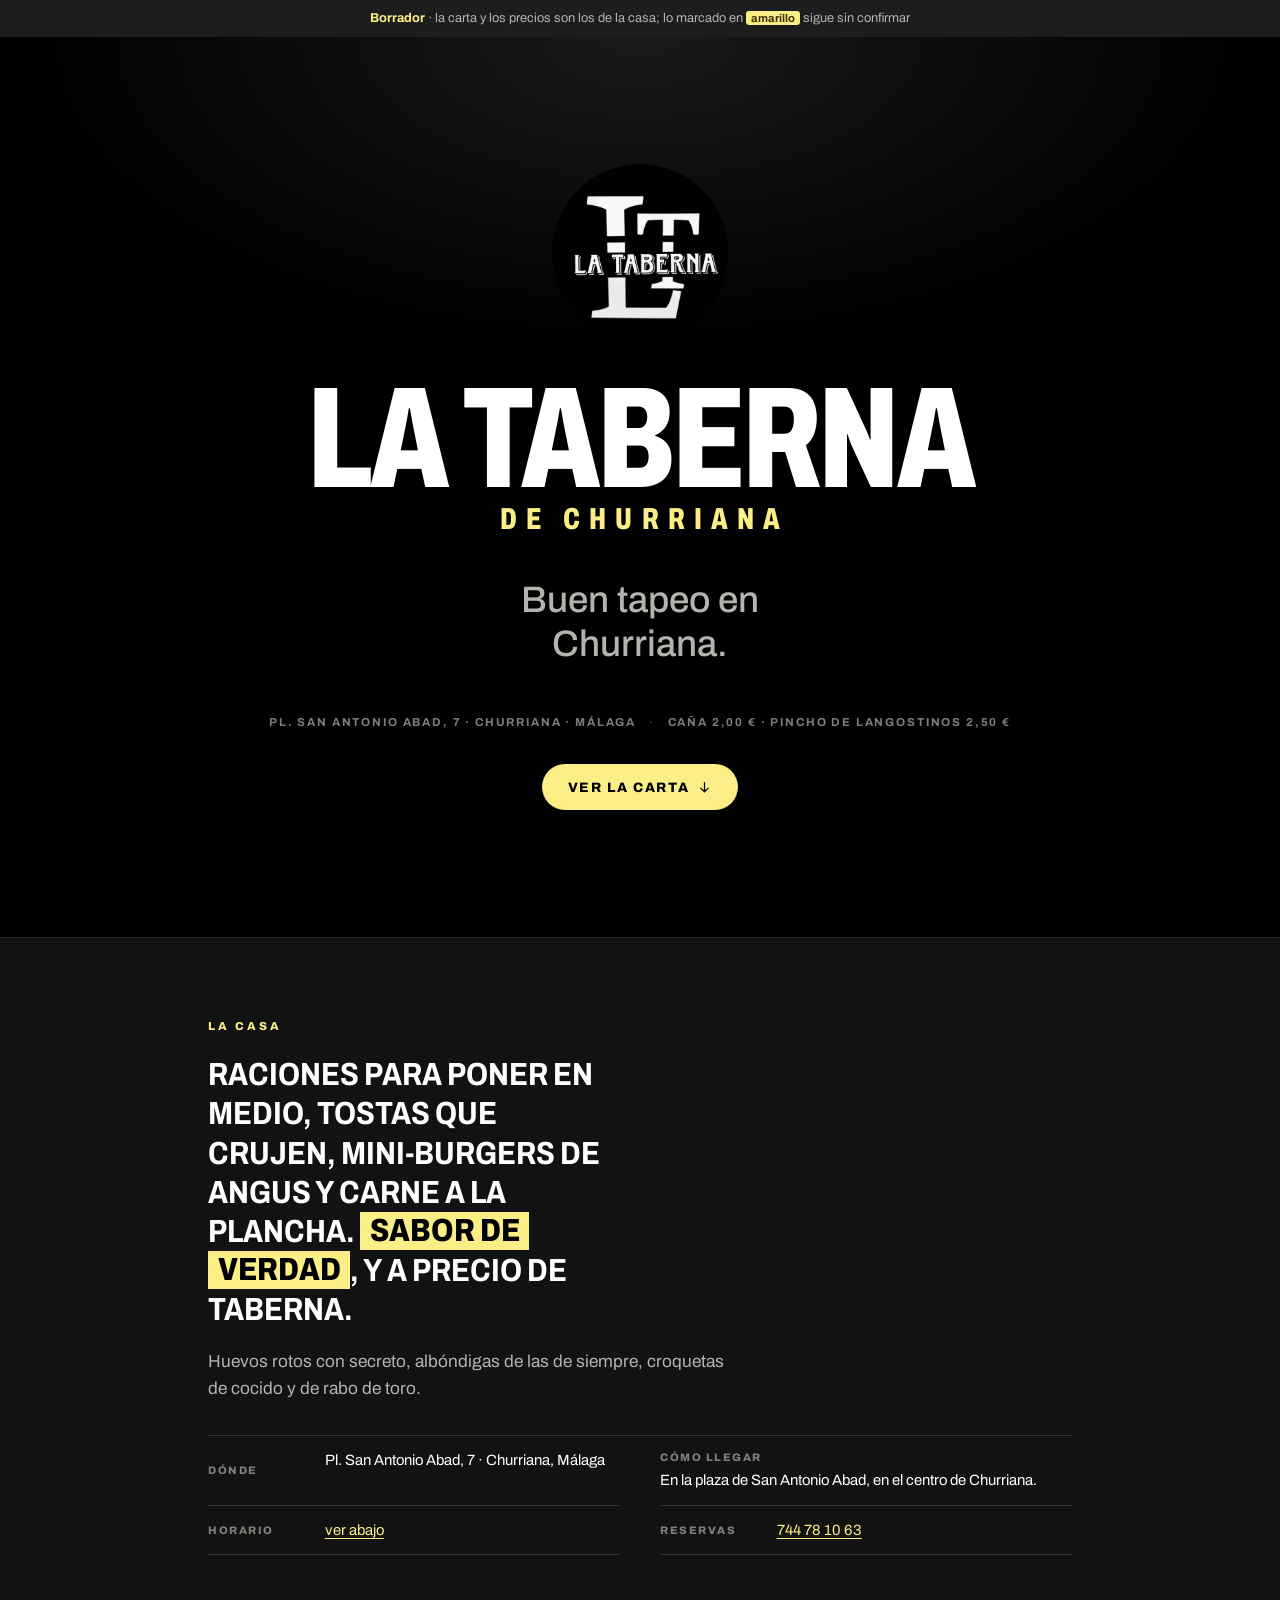
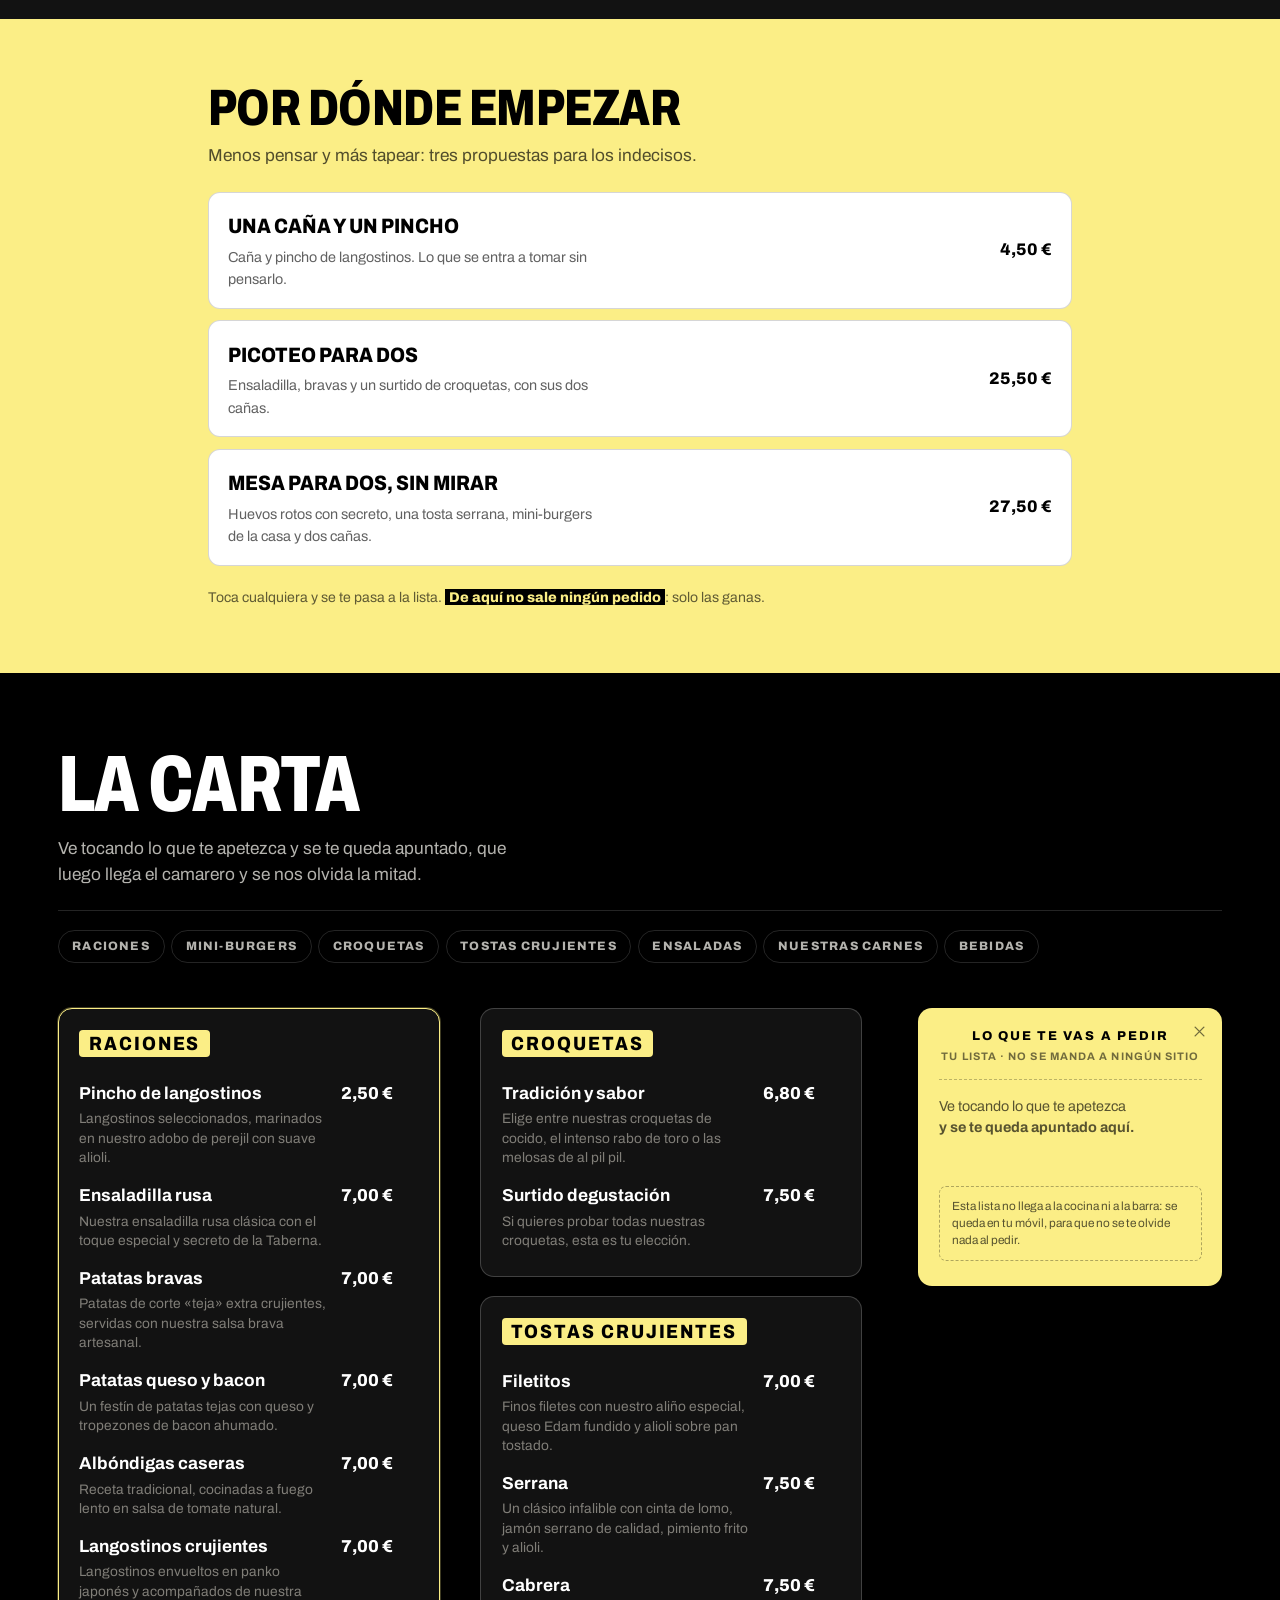
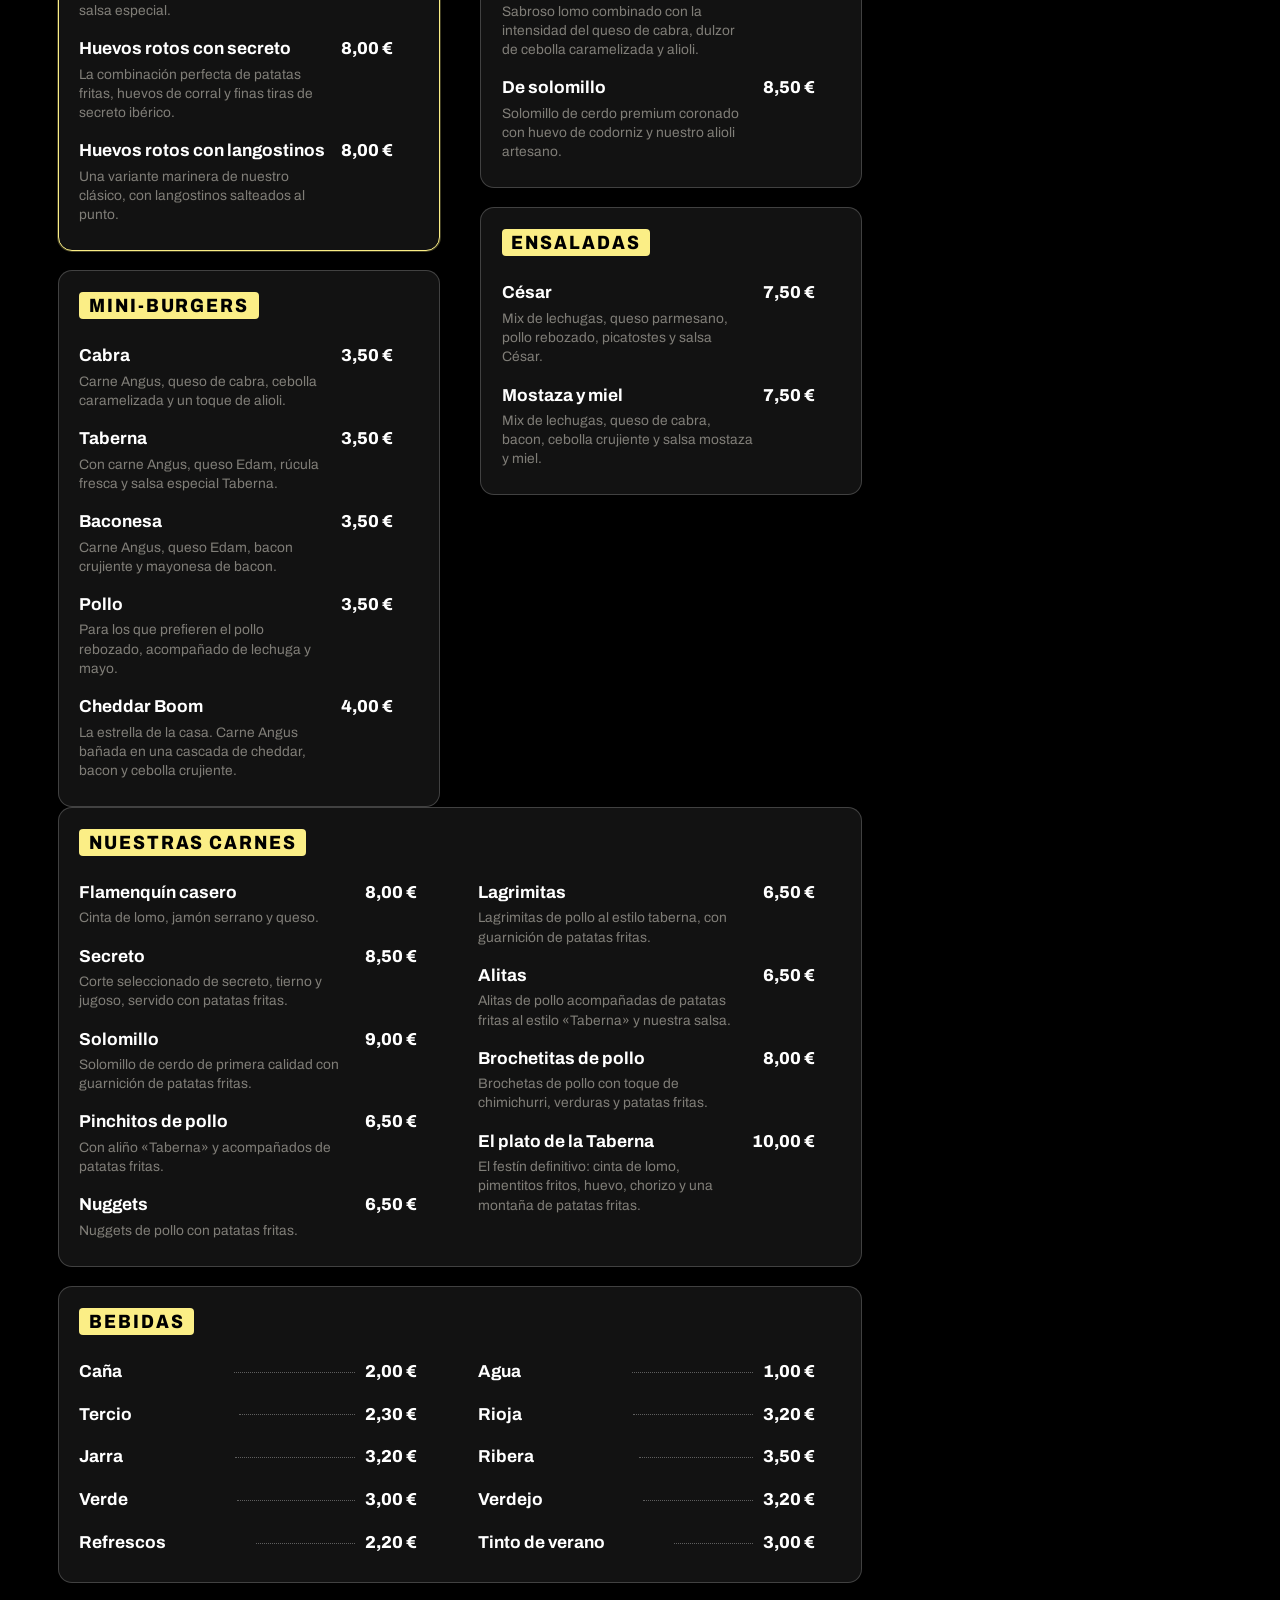
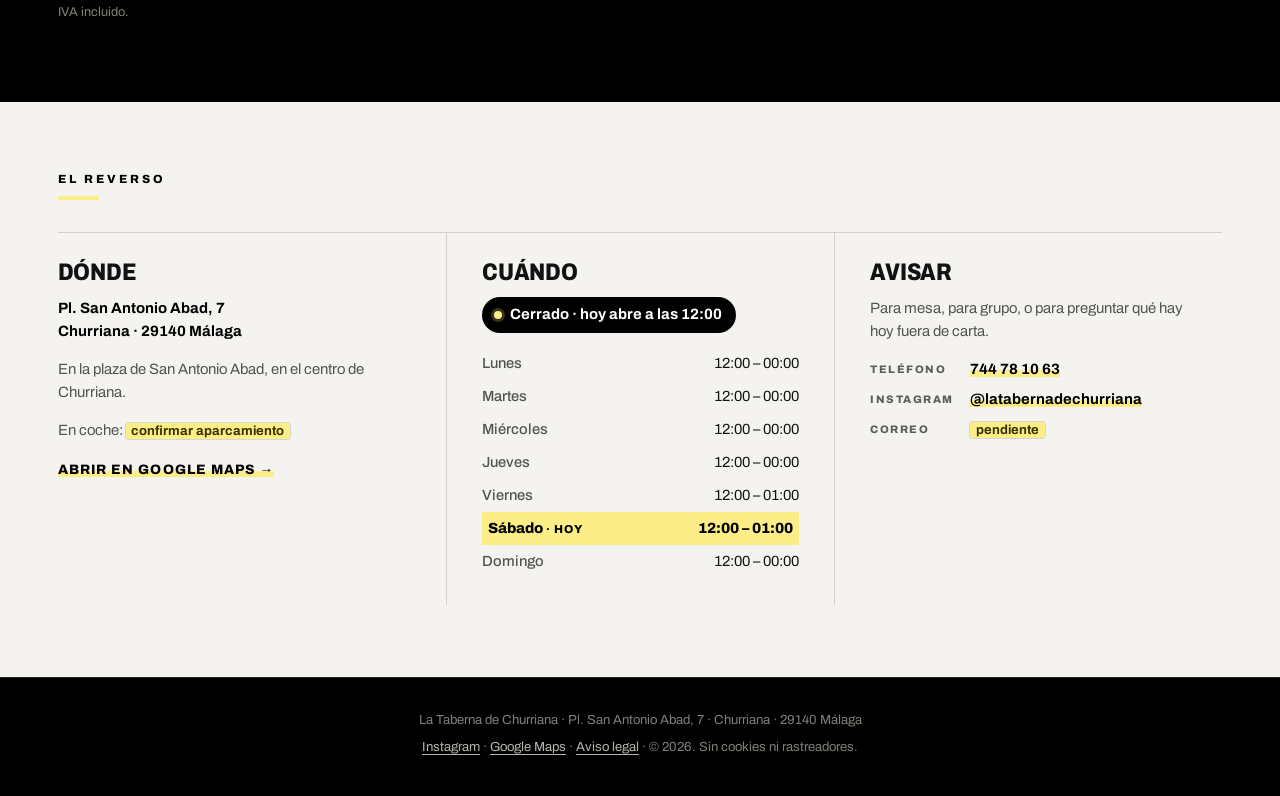
<file: churriana/index.html>
<!doctype html>
<html lang="es">
<head>
<meta charset="utf-8">
<meta name="viewport" content="width=device-width, initial-scale=1">
<title>La Taberna de Churriana — La carta, en Churriana (Málaga)</title>
<meta name="description" content="La Taberna de Churriana, en la plaza de San Antonio Abad. Raciones para compartir, tostas crujientes, mini-burgers de Angus, croquetas y carnes a la plancha. Pl. San Antonio Abad, 7, Churriana.">

<!-- GENERADO. No editar a mano: esta página la monta
     herramientas/render-churriana.js a partir de datos/contenido.json.
     Para cambiar textos, platos, precios o fotos: /admin/ -->

<link rel="canonical" href="https://gaepmalaga.github.io/webtaller/churriana/">
<!-- Mientras sea un borrador no se indexa. Se quita solo al poner "borrador": false. -->
<meta name="robots" content="noindex, follow">

<meta property="og:type" content="restaurant">
<meta property="og:locale" content="es_ES">
<meta property="og:site_name" content="La Taberna de Churriana">
<meta property="og:title" content="La Taberna de Churriana — Churriana, Málaga">
<meta property="og:description" content="Buen tapeo en Churriana.">
<meta property="og:url" content="https://gaepmalaga.github.io/webtaller/churriana/">
<meta property="og:image" content="https://gaepmalaga.github.io/webtaller/churriana/assets/img/og.png">
<meta property="og:image:width" content="1200">
<meta property="og:image:height" content="630">
<meta name="twitter:card" content="summary_large_image">
<meta name="theme-color" content="#000000">

<link rel="icon" href="assets/img/icono-32.png" sizes="32x32" type="image/png">
<link rel="apple-touch-icon" href="assets/img/icono-180.png">
<link rel="preload" href="assets/fonts/archivo-latin.woff2" as="font" type="font/woff2" crossorigin>
<link rel="stylesheet" href="assets/css/style.css?v=3004a391">
</head>

<body>
<a class="saltar" href="#carta">Saltar a la carta</a>

<p class="aviso">
  <b>Borrador</b> · la carta y los precios son los de la casa; lo marcado en
  <span class="falta">amarillo</span> sigue sin confirmar
</p>

<main>

  <!-- ============================================================= portada -->
  <section class="tapa">
    <div class="tapa__hoja">
      <img class="tapa__lt" src="assets/img/logo.png" width="512" height="512" alt="" fetchpriority="high">

      <h1 class="tapa__h1">
        <span class="tapa__a">La Taberna</span>
        <span class="tapa__b">de Churriana</span>
      </h1>

      <p class="tapa__lema">Buen tapeo en Churriana.</p>

      <p class="tapa__pie">
        <span>Pl. San Antonio Abad, 7 · Churriana · Málaga</span>
        <span class="tapa__sep" aria-hidden="true">·</span>
        <span>Caña 2,00 € · Pincho de langostinos 2,50 €</span>
      </p>

      <a class="tapa__abrir" href="#carta">
        Ver la carta
        <svg viewBox="0 0 24 24" width="15" height="15" aria-hidden="true"><path d="M12 4v15m0 0-6-6m6 6 6-6" fill="none" stroke="currentColor" stroke-width="2" stroke-linecap="round" stroke-linejoin="round"/></svg>
      </a>
    </div>
  </section>

  <!-- =============================================================== intro -->
  <section class="intro">
    <div class="intro__in">
      <p class="intro__sobre">La casa</p>
      <p class="intro__txt">Raciones para poner en medio, tostas que crujen, mini-burgers de Angus y carne a la plancha. <b>Sabor de verdad</b>, y a precio de taberna.</p>
      <p class="intro__txt2">Huevos rotos con secreto, albóndigas de las de siempre, croquetas de cocido y de rabo de toro.</p>

      <ul class="intro__datos">
        <li><b>Dónde</b> Pl. San Antonio Abad, 7 · Churriana, Málaga</li>
        <li><b>Cómo llegar</b> En la plaza de San Antonio Abad, en el centro de Churriana.</li>
        <li><b>Horario</b> <a href="#horario">ver abajo</a></li>
        <li><b>Reservas</b> <a href="tel:744781063">744 78 10 63</a></li>
      </ul>
    </div>
  </section>

  <!-- ============================================================== cuánto -->
  <section class="cuanto">
    <div class="cuanto__cab">
      <h2 class="cuanto__t">Por dónde empezar</h2>
      <p class="cuanto__s">Menos pensar y más tapear: tres propuestas para los indecisos.</p>
    </div>
    <ul class="escenas">
        <li>
          <button type="button" class="esc" data-ronda='[["cana",1],["pincho-langostinos",1]]'>
            <span class="esc__n">Una caña y un pincho</span>
            <span class="esc__d">Caña y pincho de langostinos. Lo que se entra a tomar sin pensarlo.</span>
            <span class="esc__t" data-total></span>
          </button>
        </li>
        <li>
          <button type="button" class="esc" data-ronda='[["cana",2],["ensaladilla",1],["bravas",1],["croquetas-surtido",1]]'>
            <span class="esc__n">Picoteo para dos</span>
            <span class="esc__d">Ensaladilla, bravas y un surtido de croquetas, con sus dos cañas.</span>
            <span class="esc__t" data-total></span>
          </button>
        </li>
        <li>
          <button type="button" class="esc" data-ronda='[["huevos-secreto",1],["tosta-serrana",1],["burger-cheddar",2],["cana",2]]'>
            <span class="esc__n">Mesa para dos, sin mirar</span>
            <span class="esc__d">Huevos rotos con secreto, una tosta serrana, mini-burgers de la casa y dos cañas.</span>
            <span class="esc__t" data-total></span>
          </button>
        </li>
    </ul>
    <p class="cuanto__pie">Toca cualquiera y se te pasa a la lista. <b>De aquí no sale ningún pedido</b>: solo las ganas.</p>
  </section>

  <!-- =============================================================== carta -->
  <section class="carta" id="carta">
    <header class="carta__cab">
      <h2 class="carta__t">La carta</h2>
      <p class="carta__modo">Ve tocando lo que te apetezca y se te queda apuntado, que luego llega el camarero y se nos olvida la mitad.</p>
      <nav class="indice" aria-label="Secciones de la carta">
        <a href="#g-raciones">Raciones</a>
        <a href="#g-burgers">Mini-burgers</a>
        <a href="#g-croquetas">Croquetas</a>
        <a href="#g-tostas">Tostas crujientes</a>
        <a href="#g-ensaladas">Ensaladas</a>
        <a href="#g-carnes">Nuestras carnes</a>
        <a href="#g-bebidas">Bebidas</a>
      </nav>
    </header>

    <div class="carta__cuerpo">
      <div class="carta__cols">
        <section id="g-raciones" class="grupo grupo--destacado">
          <h3 class="grupo__t">Raciones</h3>
          <ul class="lista">
            <li><button type="button" class="it" data-t="comer" data-id="pincho-langostinos" data-n="Pincho de langostinos" data-p="2.50"><span class="it__c"><span class="it__n">Pincho de langostinos</span><span class="it__q">Langostinos seleccionados, marinados en nuestro adobo de perejil con suave alioli.</span></span><span class="it__d" aria-hidden="true"></span><i class="it__p">2,50 €</i></button></li>
            <li><button type="button" class="it" data-t="comer" data-id="ensaladilla" data-n="Ensaladilla rusa" data-p="7.00"><span class="it__c"><span class="it__n">Ensaladilla rusa</span><span class="it__q">Nuestra ensaladilla rusa clásica con el toque especial y secreto de la Taberna.</span></span><span class="it__d" aria-hidden="true"></span><i class="it__p">7,00 €</i></button></li>
            <li><button type="button" class="it" data-t="comer" data-id="bravas" data-n="Patatas bravas" data-p="7.00"><span class="it__c"><span class="it__n">Patatas bravas</span><span class="it__q">Patatas de corte «teja» extra crujientes, servidas con nuestra salsa brava artesanal.</span></span><span class="it__d" aria-hidden="true"></span><i class="it__p">7,00 €</i></button></li>
            <li><button type="button" class="it" data-t="comer" data-id="patatas-queso-bacon" data-n="Patatas queso y bacon" data-p="7.00"><span class="it__c"><span class="it__n">Patatas queso y bacon</span><span class="it__q">Un festín de patatas tejas con queso y tropezones de bacon ahumado.</span></span><span class="it__d" aria-hidden="true"></span><i class="it__p">7,00 €</i></button></li>
            <li><button type="button" class="it" data-t="comer" data-id="albondigas" data-n="Albóndigas caseras" data-p="7.00"><span class="it__c"><span class="it__n">Albóndigas caseras</span><span class="it__q">Receta tradicional, cocinadas a fuego lento en salsa de tomate natural.</span></span><span class="it__d" aria-hidden="true"></span><i class="it__p">7,00 €</i></button></li>
            <li><button type="button" class="it" data-t="comer" data-id="langostinos-crujientes" data-n="Langostinos crujientes" data-p="7.00"><span class="it__c"><span class="it__n">Langostinos crujientes</span><span class="it__q">Langostinos envueltos en panko japonés y acompañados de nuestra salsa especial.</span></span><span class="it__d" aria-hidden="true"></span><i class="it__p">7,00 €</i></button></li>
            <li><button type="button" class="it" data-t="comer" data-id="huevos-secreto" data-n="Huevos rotos con secreto" data-p="8.00"><span class="it__c"><span class="it__n">Huevos rotos con secreto</span><span class="it__q">La combinación perfecta de patatas fritas, huevos de corral y finas tiras de secreto ibérico.</span></span><span class="it__d" aria-hidden="true"></span><i class="it__p">8,00 €</i></button></li>
            <li><button type="button" class="it" data-t="comer" data-id="huevos-langostinos" data-n="Huevos rotos con langostinos" data-p="8.00"><span class="it__c"><span class="it__n">Huevos rotos con langostinos</span><span class="it__q">Una variante marinera de nuestro clásico, con langostinos salteados al punto.</span></span><span class="it__d" aria-hidden="true"></span><i class="it__p">8,00 €</i></button></li>
          </ul>
        </section>

        <section id="g-burgers" class="grupo">
          <h3 class="grupo__t">Mini-burgers</h3>
          <ul class="lista">
            <li><button type="button" class="it" data-t="comer" data-id="burger-cabra" data-n="Cabra" data-p="3.50"><span class="it__c"><span class="it__n">Cabra</span><span class="it__q">Carne Angus, queso de cabra, cebolla caramelizada y un toque de alioli.</span></span><span class="it__d" aria-hidden="true"></span><i class="it__p">3,50 €</i></button></li>
            <li><button type="button" class="it" data-t="comer" data-id="burger-taberna" data-n="Taberna" data-p="3.50"><span class="it__c"><span class="it__n">Taberna</span><span class="it__q">Con carne Angus, queso Edam, rúcula fresca y salsa especial Taberna.</span></span><span class="it__d" aria-hidden="true"></span><i class="it__p">3,50 €</i></button></li>
            <li><button type="button" class="it" data-t="comer" data-id="burger-baconesa" data-n="Baconesa" data-p="3.50"><span class="it__c"><span class="it__n">Baconesa</span><span class="it__q">Carne Angus, queso Edam, bacon crujiente y mayonesa de bacon.</span></span><span class="it__d" aria-hidden="true"></span><i class="it__p">3,50 €</i></button></li>
            <li><button type="button" class="it" data-t="comer" data-id="burger-pollo" data-n="Pollo" data-p="3.50"><span class="it__c"><span class="it__n">Pollo</span><span class="it__q">Para los que prefieren el pollo rebozado, acompañado de lechuga y mayo.</span></span><span class="it__d" aria-hidden="true"></span><i class="it__p">3,50 €</i></button></li>
            <li><button type="button" class="it" data-t="comer" data-id="burger-cheddar" data-n="Cheddar Boom" data-p="4.00"><span class="it__c"><span class="it__n">Cheddar Boom</span><span class="it__q">La estrella de la casa. Carne Angus bañada en una cascada de cheddar, bacon y cebolla crujiente.</span></span><span class="it__d" aria-hidden="true"></span><i class="it__p">4,00 €</i></button></li>
          </ul>
        </section>

        <section id="g-croquetas" class="grupo">
          <h3 class="grupo__t">Croquetas</h3>
          <ul class="lista">
            <li><button type="button" class="it" data-t="comer" data-id="croquetas-tradicion" data-n="Tradición y sabor" data-p="6.80"><span class="it__c"><span class="it__n">Tradición y sabor</span><span class="it__q">Elige entre nuestras croquetas de cocido, el intenso rabo de toro o las melosas de al pil pil.</span></span><span class="it__d" aria-hidden="true"></span><i class="it__p">6,80 €</i></button></li>
            <li><button type="button" class="it" data-t="comer" data-id="croquetas-surtido" data-n="Surtido degustación" data-p="7.50"><span class="it__c"><span class="it__n">Surtido degustación</span><span class="it__q">Si quieres probar todas nuestras croquetas, esta es tu elección.</span></span><span class="it__d" aria-hidden="true"></span><i class="it__p">7,50 €</i></button></li>
          </ul>
        </section>

        <section id="g-tostas" class="grupo">
          <h3 class="grupo__t">Tostas crujientes</h3>
          <ul class="lista">
            <li><button type="button" class="it" data-t="comer" data-id="tosta-filetitos" data-n="Filetitos" data-p="7.00"><span class="it__c"><span class="it__n">Filetitos</span><span class="it__q">Finos filetes con nuestro aliño especial, queso Edam fundido y alioli sobre pan tostado.</span></span><span class="it__d" aria-hidden="true"></span><i class="it__p">7,00 €</i></button></li>
            <li><button type="button" class="it" data-t="comer" data-id="tosta-serrana" data-n="Serrana" data-p="7.50"><span class="it__c"><span class="it__n">Serrana</span><span class="it__q">Un clásico infalible con cinta de lomo, jamón serrano de calidad, pimiento frito y alioli.</span></span><span class="it__d" aria-hidden="true"></span><i class="it__p">7,50 €</i></button></li>
            <li><button type="button" class="it" data-t="comer" data-id="tosta-cabrera" data-n="Cabrera" data-p="7.50"><span class="it__c"><span class="it__n">Cabrera</span><span class="it__q">Sabroso lomo combinado con la intensidad del queso de cabra, dulzor de cebolla caramelizada y alioli.</span></span><span class="it__d" aria-hidden="true"></span><i class="it__p">7,50 €</i></button></li>
            <li><button type="button" class="it" data-t="comer" data-id="tosta-solomillo" data-n="De solomillo" data-p="8.50"><span class="it__c"><span class="it__n">De solomillo</span><span class="it__q">Solomillo de cerdo premium coronado con huevo de codorniz y nuestro alioli artesano.</span></span><span class="it__d" aria-hidden="true"></span><i class="it__p">8,50 €</i></button></li>
          </ul>
        </section>

        <section id="g-ensaladas" class="grupo">
          <h3 class="grupo__t">Ensaladas</h3>
          <ul class="lista">
            <li><button type="button" class="it" data-t="comer" data-id="ensalada-cesar" data-n="César" data-p="7.50"><span class="it__c"><span class="it__n">César</span><span class="it__q">Mix de lechugas, queso parmesano, pollo rebozado, picatostes y salsa César.</span></span><span class="it__d" aria-hidden="true"></span><i class="it__p">7,50 €</i></button></li>
            <li><button type="button" class="it" data-t="comer" data-id="ensalada-mostaza" data-n="Mostaza y miel" data-p="7.50"><span class="it__c"><span class="it__n">Mostaza y miel</span><span class="it__q">Mix de lechugas, queso de cabra, bacon, cebolla crujiente y salsa mostaza y miel.</span></span><span class="it__d" aria-hidden="true"></span><i class="it__p">7,50 €</i></button></li>
          </ul>
        </section>

        <section id="g-carnes" class="grupo grupo--ancho">
          <h3 class="grupo__t">Nuestras carnes</h3>
          <ul class="lista lista--dos">
            <li><button type="button" class="it" data-t="comer" data-id="flamenquin" data-n="Flamenquín casero" data-p="8.00"><span class="it__c"><span class="it__n">Flamenquín casero</span><span class="it__q">Cinta de lomo, jamón serrano y queso.</span></span><span class="it__d" aria-hidden="true"></span><i class="it__p">8,00 €</i></button></li>
            <li><button type="button" class="it" data-t="comer" data-id="secreto" data-n="Secreto" data-p="8.50"><span class="it__c"><span class="it__n">Secreto</span><span class="it__q">Corte seleccionado de secreto, tierno y jugoso, servido con patatas fritas.</span></span><span class="it__d" aria-hidden="true"></span><i class="it__p">8,50 €</i></button></li>
            <li><button type="button" class="it" data-t="comer" data-id="solomillo" data-n="Solomillo" data-p="9.00"><span class="it__c"><span class="it__n">Solomillo</span><span class="it__q">Solomillo de cerdo de primera calidad con guarnición de patatas fritas.</span></span><span class="it__d" aria-hidden="true"></span><i class="it__p">9,00 €</i></button></li>
            <li><button type="button" class="it" data-t="comer" data-id="pinchitos-pollo" data-n="Pinchitos de pollo" data-p="6.50"><span class="it__c"><span class="it__n">Pinchitos de pollo</span><span class="it__q">Con aliño «Taberna» y acompañados de patatas fritas.</span></span><span class="it__d" aria-hidden="true"></span><i class="it__p">6,50 €</i></button></li>
            <li><button type="button" class="it" data-t="comer" data-id="nuggets" data-n="Nuggets" data-p="6.50"><span class="it__c"><span class="it__n">Nuggets</span><span class="it__q">Nuggets de pollo con patatas fritas.</span></span><span class="it__d" aria-hidden="true"></span><i class="it__p">6,50 €</i></button></li>
            <li><button type="button" class="it" data-t="comer" data-id="lagrimitas" data-n="Lagrimitas" data-p="6.50"><span class="it__c"><span class="it__n">Lagrimitas</span><span class="it__q">Lagrimitas de pollo al estilo taberna, con guarnición de patatas fritas.</span></span><span class="it__d" aria-hidden="true"></span><i class="it__p">6,50 €</i></button></li>
            <li><button type="button" class="it" data-t="comer" data-id="alitas" data-n="Alitas" data-p="6.50"><span class="it__c"><span class="it__n">Alitas</span><span class="it__q">Alitas de pollo acompañadas de patatas fritas al estilo «Taberna» y nuestra salsa.</span></span><span class="it__d" aria-hidden="true"></span><i class="it__p">6,50 €</i></button></li>
            <li><button type="button" class="it" data-t="comer" data-id="brochetitas" data-n="Brochetitas de pollo" data-p="8.00"><span class="it__c"><span class="it__n">Brochetitas de pollo</span><span class="it__q">Brochetas de pollo con toque de chimichurri, verduras y patatas fritas.</span></span><span class="it__d" aria-hidden="true"></span><i class="it__p">8,00 €</i></button></li>
            <li><button type="button" class="it" data-t="comer" data-id="plato-taberna" data-n="El plato de la Taberna" data-p="10.00"><span class="it__c"><span class="it__n">El plato de la Taberna</span><span class="it__q">El festín definitivo: cinta de lomo, pimentitos fritos, huevo, chorizo y una montaña de patatas fritas.</span></span><span class="it__d" aria-hidden="true"></span><i class="it__p">10,00 €</i></button></li>
          </ul>
        </section>

        <section id="g-bebidas" class="grupo grupo--ancho grupo--seco">
          <h3 class="grupo__t">Bebidas</h3>
          <ul class="lista lista--dos">
            <li><button type="button" class="it" data-t="beber" data-id="cana" data-n="Caña" data-p="2.00"><span class="it__c"><span class="it__n">Caña</span></span><span class="it__d" aria-hidden="true"></span><i class="it__p">2,00 €</i></button></li>
            <li><button type="button" class="it" data-t="beber" data-id="tercio" data-n="Tercio" data-p="2.30"><span class="it__c"><span class="it__n">Tercio</span></span><span class="it__d" aria-hidden="true"></span><i class="it__p">2,30 €</i></button></li>
            <li><button type="button" class="it" data-t="beber" data-id="jarra" data-n="Jarra" data-p="3.20"><span class="it__c"><span class="it__n">Jarra</span></span><span class="it__d" aria-hidden="true"></span><i class="it__p">3,20 €</i></button></li>
            <li><button type="button" class="it" data-t="beber" data-id="verde" data-n="Verde" data-p="3.00"><span class="it__c"><span class="it__n">Verde</span></span><span class="it__d" aria-hidden="true"></span><i class="it__p">3,00 €</i></button></li>
            <li><button type="button" class="it" data-t="beber" data-id="refrescos" data-n="Refrescos" data-p="2.20"><span class="it__c"><span class="it__n">Refrescos</span></span><span class="it__d" aria-hidden="true"></span><i class="it__p">2,20 €</i></button></li>
            <li><button type="button" class="it" data-t="beber" data-id="agua" data-n="Agua" data-p="1.00"><span class="it__c"><span class="it__n">Agua</span></span><span class="it__d" aria-hidden="true"></span><i class="it__p">1,00 €</i></button></li>
            <li><button type="button" class="it" data-t="beber" data-id="rioja" data-n="Rioja" data-p="3.20"><span class="it__c"><span class="it__n">Rioja</span></span><span class="it__d" aria-hidden="true"></span><i class="it__p">3,20 €</i></button></li>
            <li><button type="button" class="it" data-t="beber" data-id="ribera" data-n="Ribera" data-p="3.50"><span class="it__c"><span class="it__n">Ribera</span></span><span class="it__d" aria-hidden="true"></span><i class="it__p">3,50 €</i></button></li>
            <li><button type="button" class="it" data-t="beber" data-id="verdejo" data-n="Verdejo" data-p="3.20"><span class="it__c"><span class="it__n">Verdejo</span></span><span class="it__d" aria-hidden="true"></span><i class="it__p">3,20 €</i></button></li>
            <li><button type="button" class="it" data-t="beber" data-id="tinto-verano" data-n="Tinto de verano" data-p="3.00"><span class="it__c"><span class="it__n">Tinto de verano</span></span><span class="it__d" aria-hidden="true"></span><i class="it__p">3,00 €</i></button></li>
          </ul>
        </section>

        <p class="carta__iva">IVA incluido.</p>
      </div>

      <aside class="cuenta" id="cuenta" hidden aria-labelledby="cuenta-t">
        <div class="cuenta__papel">
          <button type="button" class="cuenta__cerrar" id="cuenta-cerrar" aria-label="Cerrar la lista">
            <svg viewBox="0 0 24 24" width="15" height="15" aria-hidden="true"><path d="M5 5l14 14M19 5L5 19" fill="none" stroke="currentColor" stroke-width="2.2" stroke-linecap="round"/></svg>
          </button>

          <h2 class="cuenta__t" id="cuenta-t">Lo que te vas a pedir</h2>
          <p class="cuenta__sitio">Tu lista · no se manda a ningún sitio</p>

          <ul class="cuenta__lineas" id="cuenta-lineas"></ul>

          <p class="cuenta__vacia" id="cuenta-vacia">
            Ve tocando lo que te apetezca<br>
            <span>y se te queda apuntado aquí.</span>
          </p>

          <div class="cuenta__total" id="cuenta-total" hidden>
            <span class="cuenta__tl">Llevas</span>
            <output class="cuenta__tn" id="cuenta-cifra" for="cuenta-lineas">0,00 €</output>
          </div>

          <p class="cuenta__guasa" id="cuenta-guasa" aria-live="polite"></p>

          <div class="cuenta__acciones" hidden id="cuenta-acciones">
            <button type="button" class="cuenta__borrar" id="cuenta-borrar">Borrar la lista</button>
          </div>

          <p class="cuenta__nota">Esta lista no llega a la cocina ni a la barra: se queda en tu móvil, para que no se te olvide nada al pedir.</p>
        </div>
      </aside>
    </div>
  </section>

  <!-- =============================================================== dorso -->
  <section class="dorso" id="dorso">
    <h2 class="dorso__t">El reverso</h2>

    <div class="dorso__rejilla">
      <div class="dorso__bloque">
        <h3>Dónde</h3>
        <p class="dorso__dir">Pl. San Antonio Abad, 7<br>Churriana · 29140 Málaga</p>
        <p>En la plaza de San Antonio Abad, en el centro de Churriana.</p>
        <p class="dorso__falta">En coche: <span class="falta">confirmar aparcamiento</span></p>
        <a class="dorso__enlace" href="https://maps.app.goo.gl/PwwAS5cL1KiUmciG7" target="_blank" rel="noopener">Abrir en Google Maps →</a>
      </div>

      <div class="dorso__bloque">
        <h3>Cuándo</h3>
        <p class="estado" id="estado" hidden>
          <span class="estado__punto" aria-hidden="true"></span>
          <span class="estado__txt"></span>
        </p>
        <table class="dorso__tabla" id="horario">
          <caption class="vh">Horario de La Taberna de Churriana</caption>
          <tbody>
            <tr data-dia="1"><th scope="row">Lunes</th><td>12:00 – 00:00</td></tr>
            <tr data-dia="2"><th scope="row">Martes</th><td>12:00 – 00:00</td></tr>
            <tr data-dia="3"><th scope="row">Miércoles</th><td>12:00 – 00:00</td></tr>
            <tr data-dia="4"><th scope="row">Jueves</th><td>12:00 – 00:00</td></tr>
            <tr data-dia="5"><th scope="row">Viernes</th><td>12:00 – 01:00</td></tr>
            <tr data-dia="6"><th scope="row">Sábado</th><td>12:00 – 01:00</td></tr>
            <tr data-dia="0"><th scope="row">Domingo</th><td>12:00 – 00:00</td></tr>
          </tbody>
        </table>
      </div>

      <div class="dorso__bloque">
        <h3>Avisar</h3>
        <p>Para mesa, para grupo, o para preguntar qué hay hoy fuera de carta.</p>
        <dl class="dorso__datos">
          <dt>Teléfono</dt><dd><a href="tel:744781063">744 78 10 63</a></dd>
          <dt>Instagram</dt><dd><a href="https://www.instagram.com/latabernadechurriana" target="_blank" rel="noopener">@latabernadechurriana</a></dd>
          <dt>Correo</dt><dd><span class="falta">pendiente</span></dd>
        </dl>

      </div>
    </div>
  </section>



</main>

<footer class="pie">
  <p>La Taberna de Churriana · Pl. San Antonio Abad, 7 · Churriana · 29140 Málaga</p>
  <p>
    <a href="https://www.instagram.com/latabernadechurriana" target="_blank" rel="noopener">Instagram</a> ·
    <a href="https://maps.app.goo.gl/PwwAS5cL1KiUmciG7" target="_blank" rel="noopener">Google Maps</a> ·
    <a href="aviso-legal.html">Aviso legal</a> ·
    <span>© <span id="anio">2026</span>. Sin cookies ni rastreadores.</span>
  </p>
</footer>

<button type="button" class="pestana" id="pestana" hidden aria-controls="cuenta">
  Tu lista
  <span class="pestana__c" id="pestana-c"></span>
</button>

<button type="button" class="tira" id="tira" hidden aria-expanded="false" aria-controls="cuenta">
  <span class="tira__n" id="tira-n">0</span>
  <span class="tira__t">Ve apuntando lo que te apetezca</span>
  <span class="tira__c" id="tira-c"></span>
</button>

<div class="visor" id="visor" hidden>
  <button type="button" class="visor__x" id="visor-x" aria-label="Cerrar la foto">
    <svg viewBox="0 0 24 24" width="22" height="22" aria-hidden="true"><path d="M5 5l14 14M19 5L5 19" fill="none" stroke="currentColor" stroke-width="2" stroke-linecap="round"/></svg>
  </button>
  <figure class="visor__f">
    <img id="visor-img" alt="">
    <figcaption class="visor__pie"><span id="visor-n"></span><i id="visor-p"></i></figcaption>
  </figure>
</div>

<script type="application/json" id="datos">{"horario":{"0":[[720,1440]],"1":[[720,1440]],"2":[[720,1440]],"3":[[720,1440]],"4":[[720,1440]],"5":[[720,1500]],"6":[[720,1500]]},"comentarios":{"soloBeberPoco":"¿Y de comer, nada?","soloBeberMucho":"Mucha sed y poca hambre.","soloComer":"Eso pide algo para beber.","dos":"Por algo se empieza.","cinco":"Eso ya tiene buena pinta.","nueve":"Con eso se sale rodado.","muchos":"Ahí ya venís con hambre de verdad."},"tira":{"vacia":"Ve apuntando lo que te apetezca","llena":"Lo que te vas a pedir"}}</script>
<script src="assets/js/main.js?v=3004a391" defer></script>

<script type="application/ld+json">
{
  "@context": "https://schema.org",
  "@type": "Restaurant",
  "name": "La Taberna de Churriana",
  "description": "Taberna en Churriana, Málaga: raciones para compartir, tostas, carnes a la plancha y mini-burgers.",
  "url": "https://gaepmalaga.github.io/webtaller/churriana/",
  "image": "https://gaepmalaga.github.io/webtaller/churriana/assets/img/og.png",
  "servesCuisine": [
    "Española",
    "Andaluza",
    "Tapas"
  ],
  "priceRange": "€€",
  "currenciesAccepted": "EUR",
  "hasMenu": "https://gaepmalaga.github.io/webtaller/churriana/#carta",
  "address": {
    "@type": "PostalAddress",
    "streetAddress": "Plaza de San Antonio Abad, 7",
    "addressLocality": "Málaga",
    "addressRegion": "Málaga",
    "postalCode": "29140",
    "addressCountry": "ES"
  },
  "sameAs": [
    "https://www.instagram.com/latabernadechurriana"
  ],
  "telephone": "+34744781063",
  "openingHoursSpecification": [
    {
      "@type": "OpeningHoursSpecification",
      "dayOfWeek": "Monday",
      "opens": "12:00",
      "closes": "23:59"
    },
    {
      "@type": "OpeningHoursSpecification",
      "dayOfWeek": "Tuesday",
      "opens": "12:00",
      "closes": "23:59"
    },
    {
      "@type": "OpeningHoursSpecification",
      "dayOfWeek": "Wednesday",
      "opens": "12:00",
      "closes": "23:59"
    },
    {
      "@type": "OpeningHoursSpecification",
      "dayOfWeek": "Thursday",
      "opens": "12:00",
      "closes": "23:59"
    },
    {
      "@type": "OpeningHoursSpecification",
      "dayOfWeek": "Friday",
      "opens": "12:00",
      "closes": "01:00"
    },
    {
      "@type": "OpeningHoursSpecification",
      "dayOfWeek": "Saturday",
      "opens": "12:00",
      "closes": "01:00"
    },
    {
      "@type": "OpeningHoursSpecification",
      "dayOfWeek": "Sunday",
      "opens": "12:00",
      "closes": "23:59"
    }
  ]
}
</script>
</body>
</html>
</file>
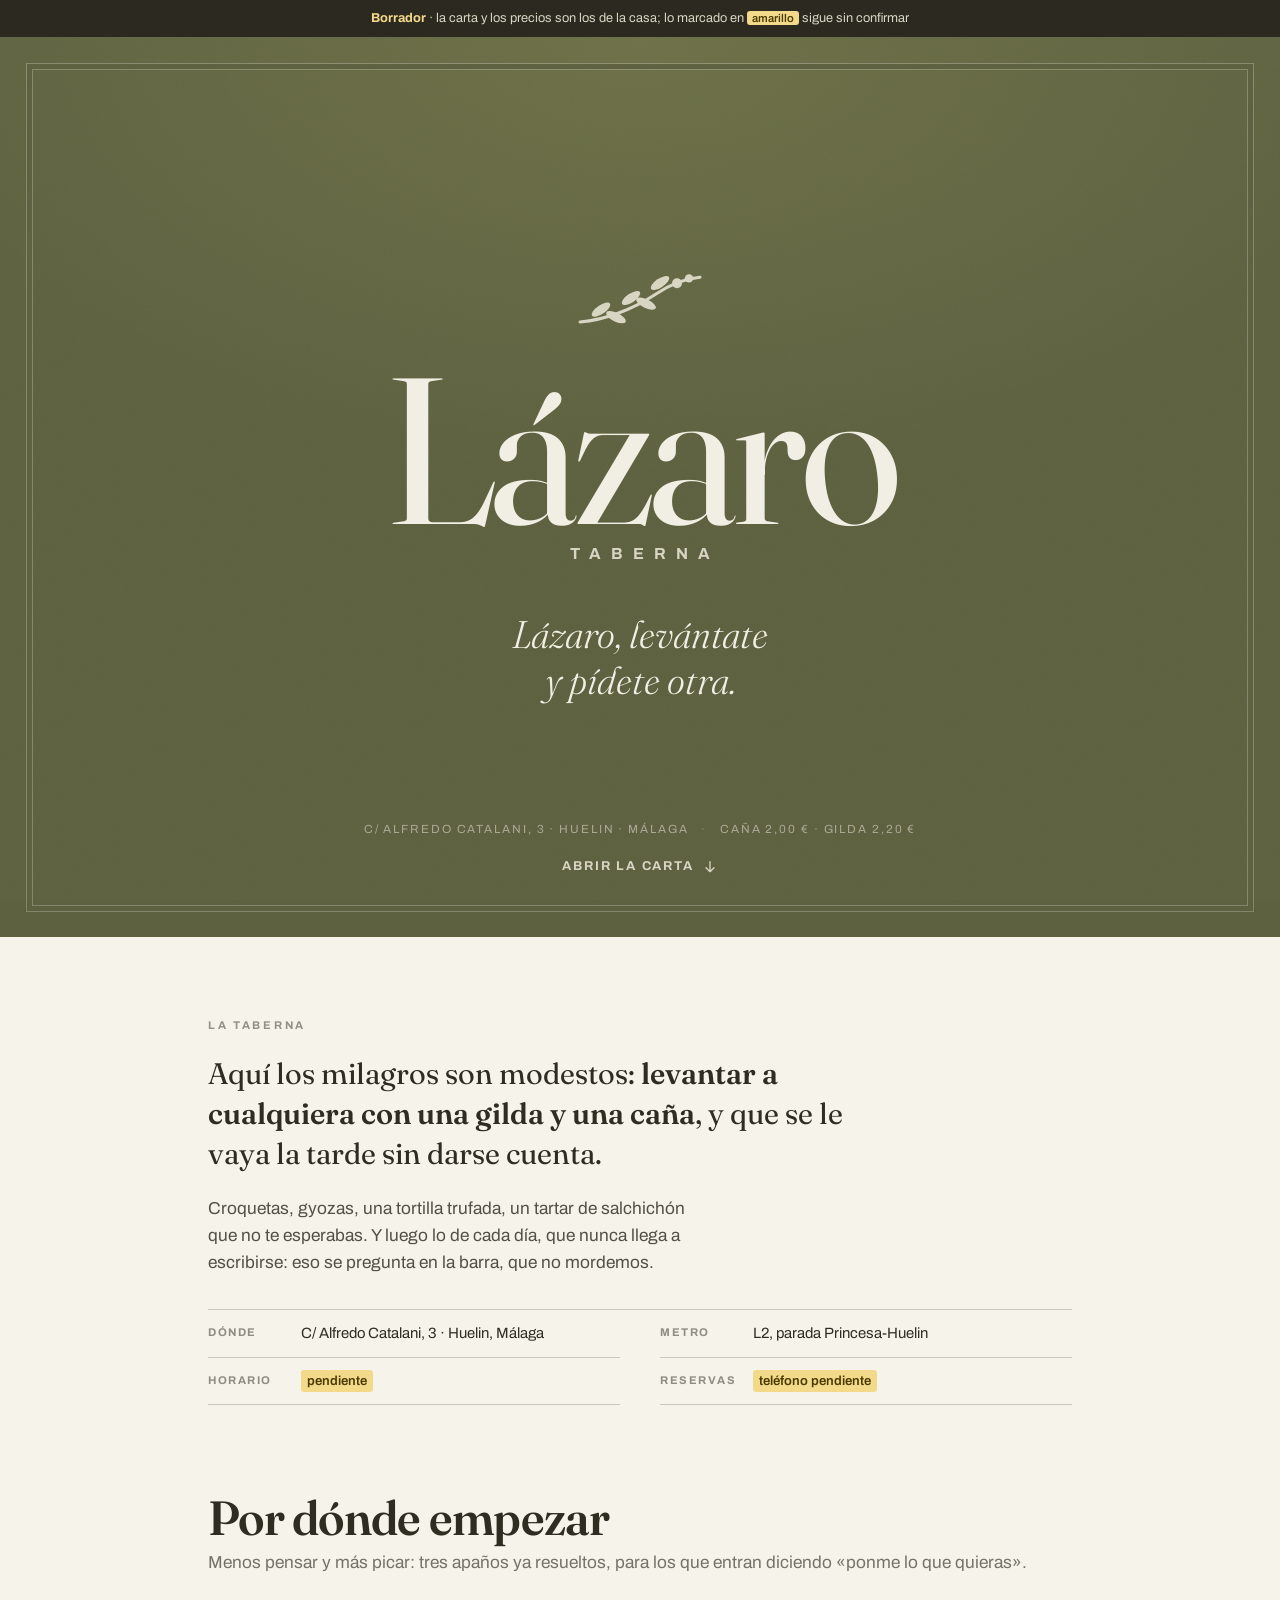
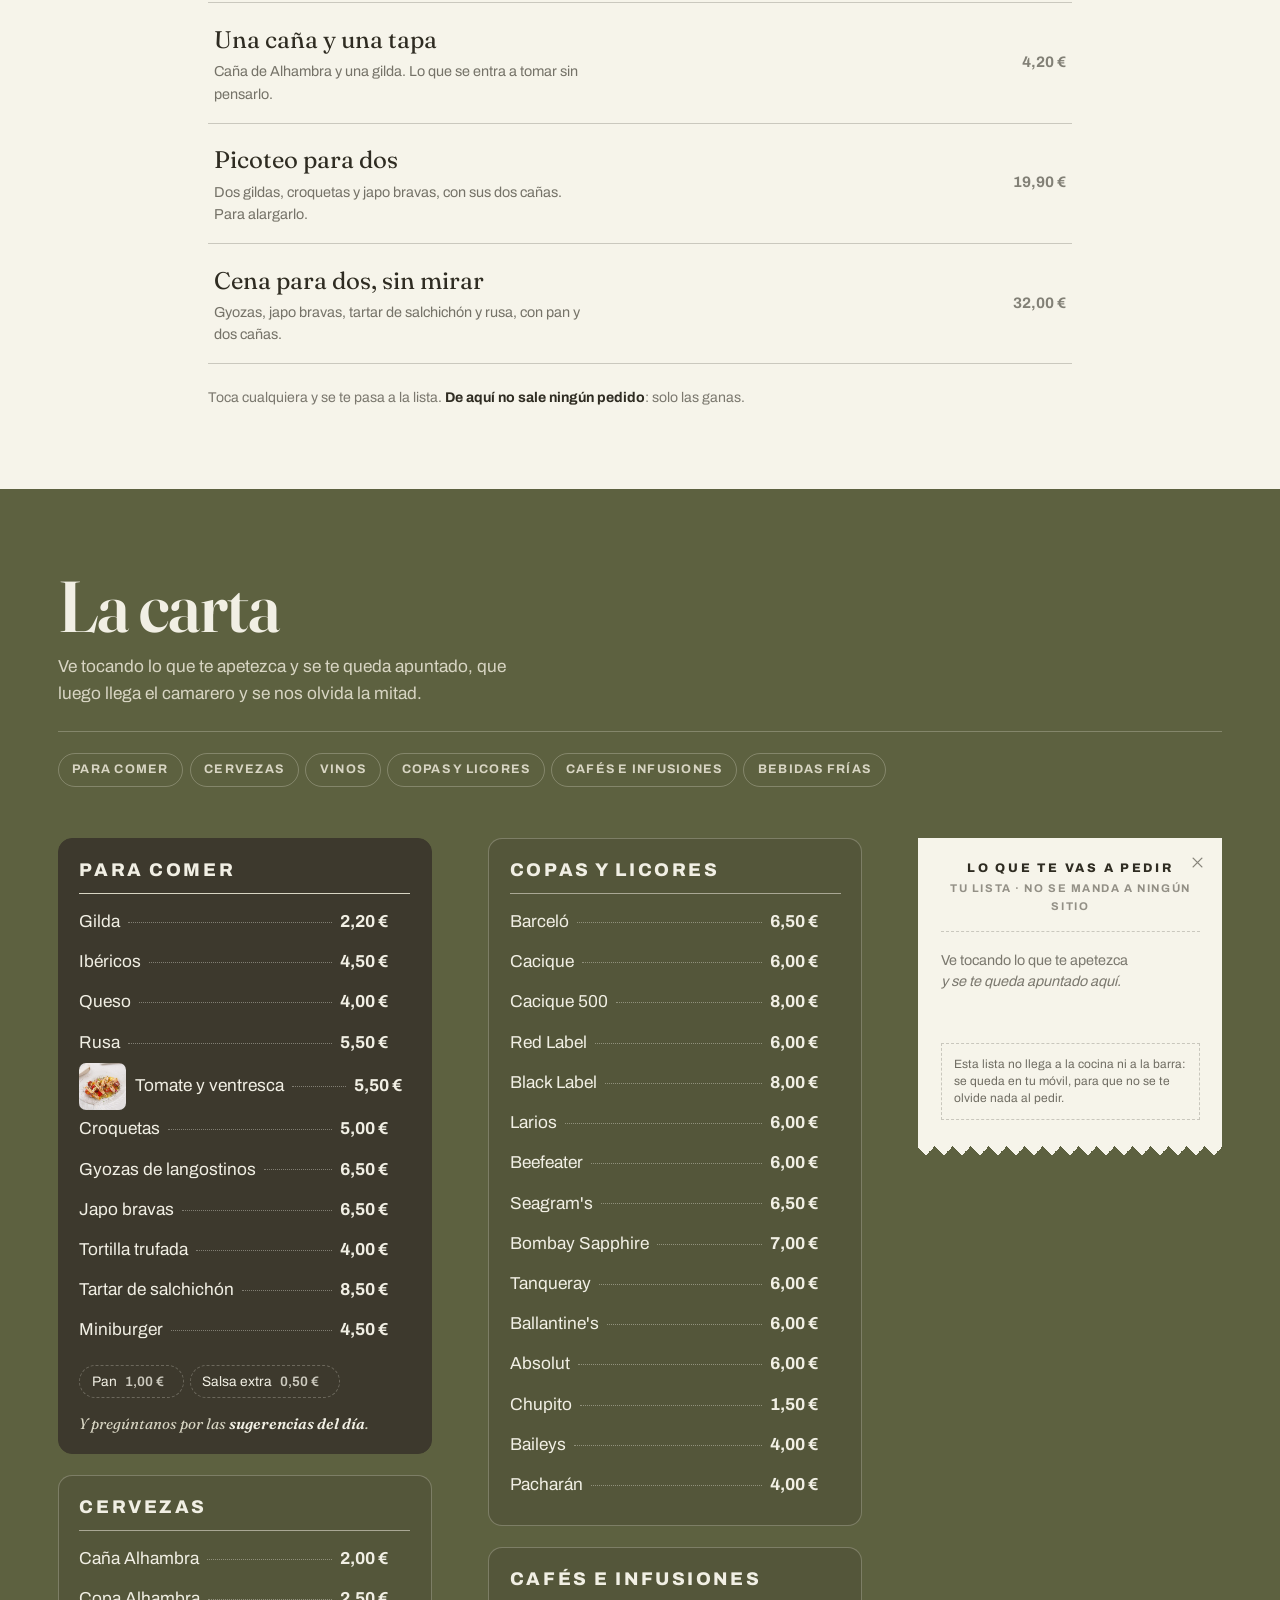
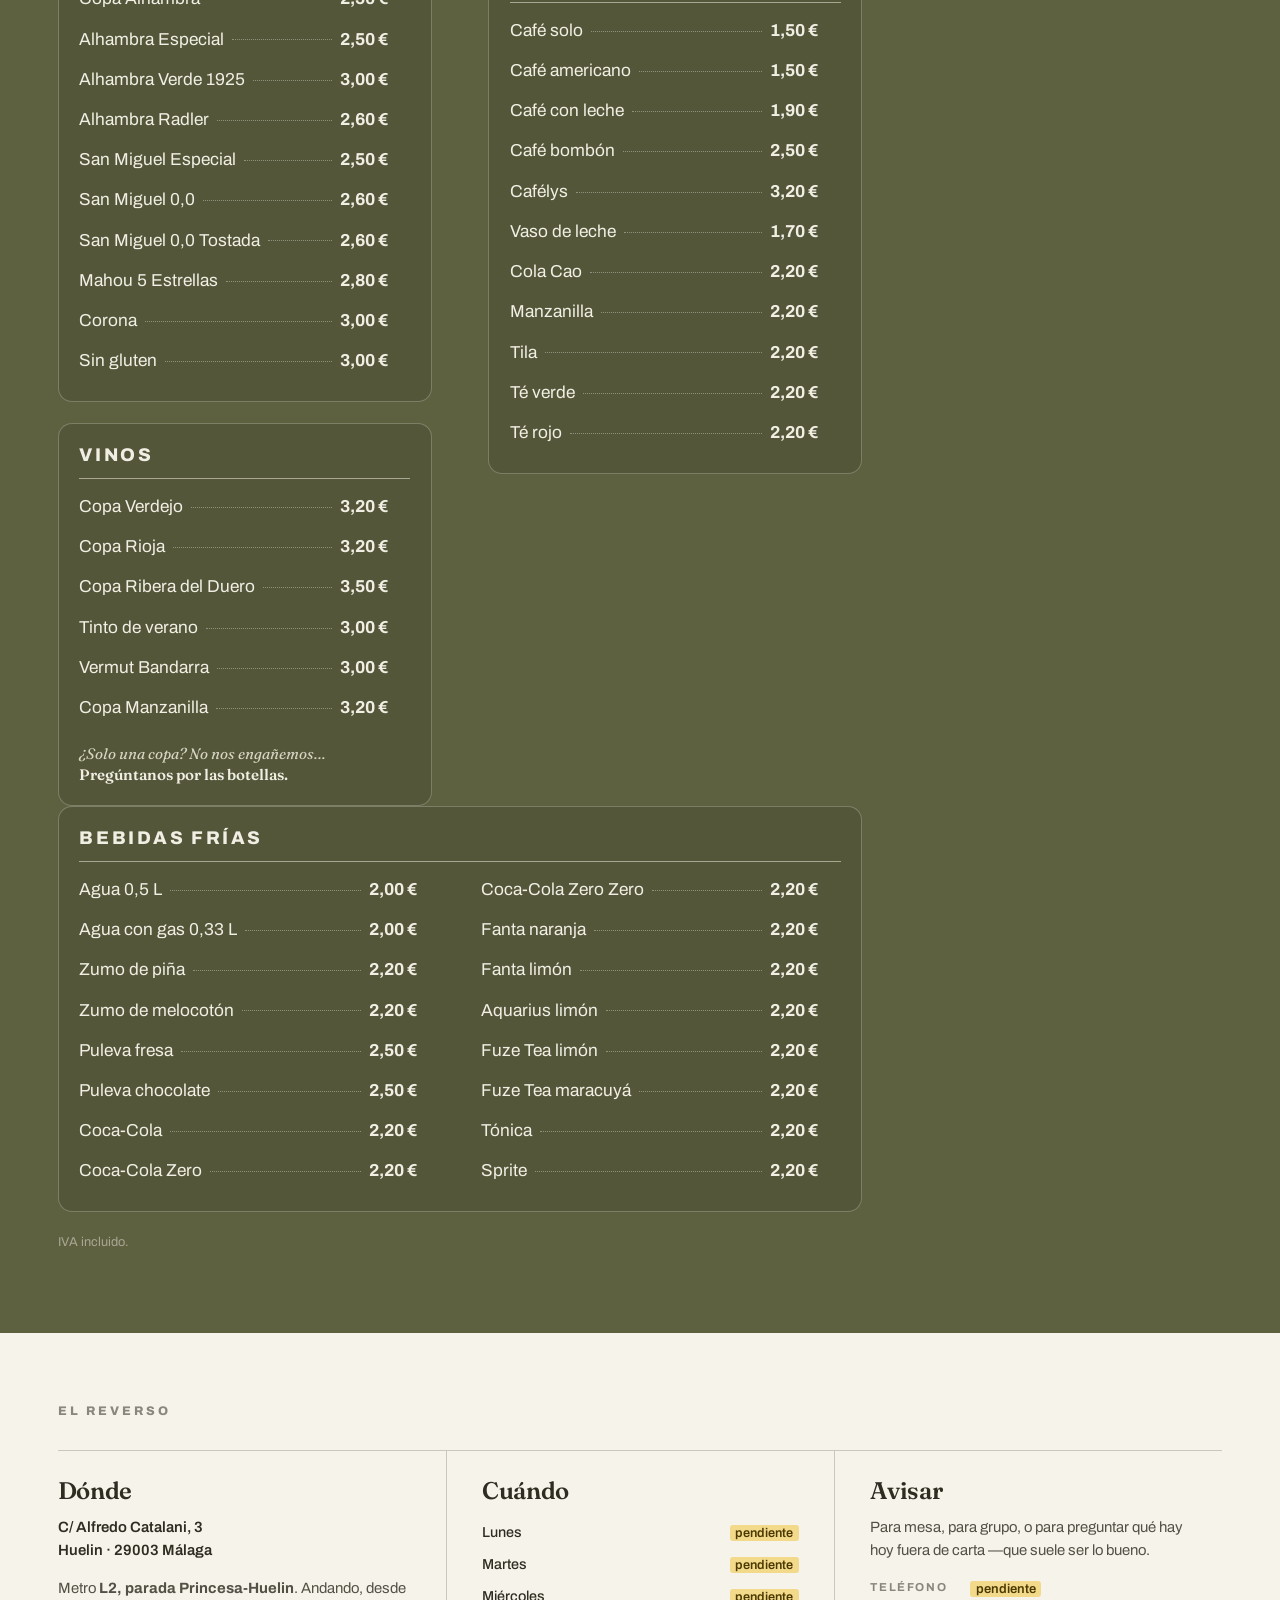
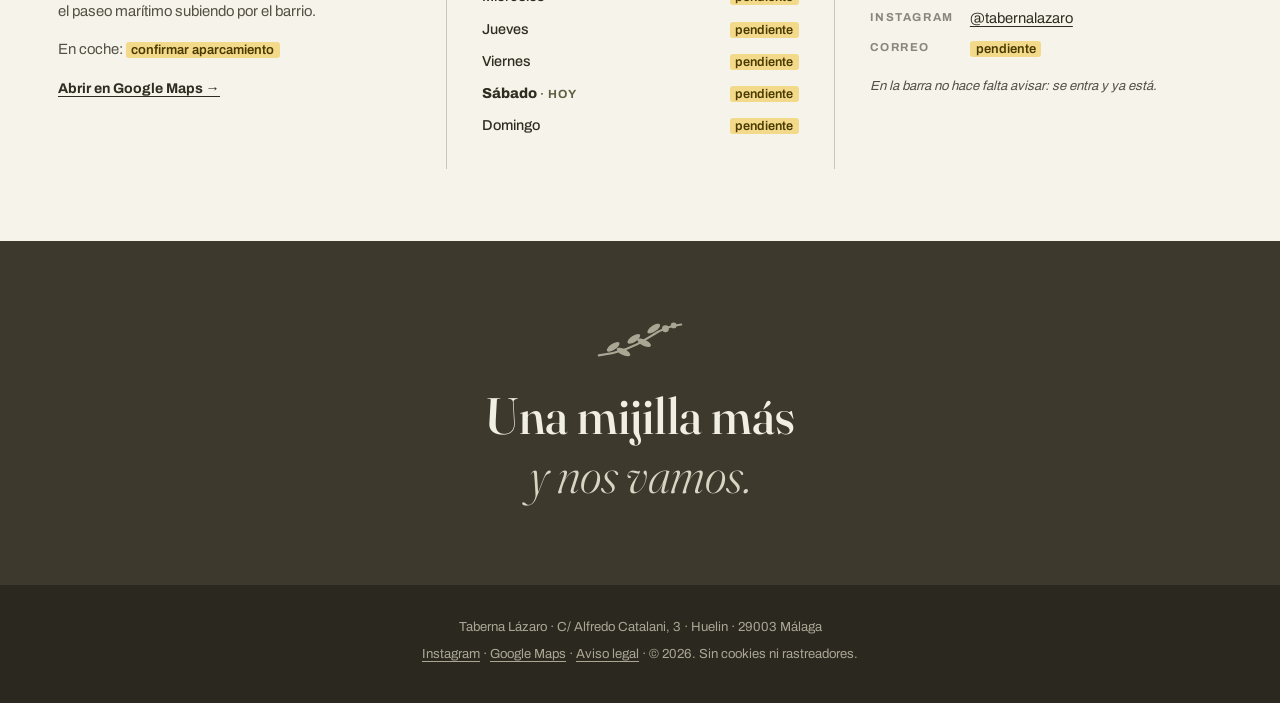
<file: taberna-lazaro/index.html>
<!doctype html>
<html lang="es">
<head>
<meta charset="utf-8">
<meta name="viewport" content="width=device-width, initial-scale=1">
<title>Taberna Lázaro — La carta, en Huelin (Málaga)</title>
<meta name="description" content="Taberna Lázaro, en Huelin (Málaga). Tapas para compartir, cañas bien tiradas y carta corta: gildas, croquetas, gyozas, tortilla trufada, tartar de salchichón. C/ Alfredo Catalani, 3.">

<!-- GENERADO. No editar a mano: esta página la monta
     herramientas/render-taberna.js a partir de datos/contenido.json.
     Para cambiar textos, platos, precios o fotos: /admin/ -->

<link rel="canonical" href="https://gaepmalaga.github.io/webtaller/taberna-lazaro/">
<!-- Mientras sea un borrador no se indexa. Se quita solo al poner "borrador": false. -->
<meta name="robots" content="noindex, follow">

<meta property="og:type" content="restaurant">
<meta property="og:locale" content="es_ES">
<meta property="og:site_name" content="Taberna Lázaro">
<meta property="og:title" content="Taberna Lázaro — Tapas y copas en Huelin, Málaga">
<meta property="og:description" content="Lázaro, levántate y pídete otra. Tapas, barra y carta corta en Huelin, Málaga.">
<meta property="og:url" content="https://gaepmalaga.github.io/webtaller/taberna-lazaro/">
<meta property="og:image" content="https://gaepmalaga.github.io/webtaller/taberna-lazaro/assets/img/og.png">
<meta property="og:image:width" content="1200">
<meta property="og:image:height" content="630">
<meta name="twitter:card" content="summary_large_image">
<meta name="theme-color" content="#5d6140">

<link rel="icon" href="assets/img/favicon.svg" type="image/svg+xml">
<link rel="preload" href="assets/fonts/fraunces-latin.woff2" as="font" type="font/woff2" crossorigin>
<link rel="preload" href="assets/fonts/archivo-latin.woff2" as="font" type="font/woff2" crossorigin>
<link rel="stylesheet" href="assets/css/style.css?v=9bfba22b">
</head>

<body>
<a class="saltar" href="#carta">Saltar a la carta</a>

<p class="aviso">
  <b>Borrador</b> · la carta y los precios son los de la casa; lo marcado en
  <span class="falta">amarillo</span> sigue sin confirmar
</p>

<svg width="0" height="0" style="position:absolute" aria-hidden="true" focusable="false">
  <symbol id="ramo" viewBox="0 0 64 28">
    <path d="M2 25C14 24 28 19 40 11 48 5.6 55 3.2 62 2.6" fill="none" stroke="currentColor" stroke-width="1.5" stroke-linecap="round"/>
    <g fill="currentColor">
      <ellipse cx="0" cy="0" rx="5.4" ry="2.2" transform="translate(12.5 18.8) rotate(-34)"/>
      <ellipse cx="0" cy="0" rx="5.4" ry="2.2" transform="translate(20.0 22.6) rotate(26)"/>
      <ellipse cx="0" cy="0" rx="5.4" ry="2.2" transform="translate(27.5 13.0) rotate(-34)"/>
      <ellipse cx="0" cy="0" rx="5.4" ry="2.2" transform="translate(35.0 15.8) rotate(26)"/>
      <ellipse cx="0" cy="0" rx="5.4" ry="2.2" transform="translate(42.0 5.5) rotate(-34)"/>
      <circle cx="50.5" cy="5.6" r="2.5"/>
      <circle cx="56.5" cy="3.2" r="2.1"/>
    </g>
  </symbol>
</svg>

<main>

  <section class="tapa">
    <div class="tapa__marco">
      <svg class="tapa__ramo" viewBox="0 0 64 28" aria-hidden="true"><use href="#ramo"/></svg>

      <h1 class="tapa__h1">
        <span class="tapa__nom">Lázaro</span>
        <span class="tapa__sub">Taberna</span>
      </h1>

      <p class="tapa__lema">Lázaro, levántate<br>y pídete otra.</p>

      <p class="tapa__pie">
        <span>C/ Alfredo Catalani, 3 · Huelin · Málaga</span>
        <span class="tapa__sep" aria-hidden="true">·</span>
        <span>Caña 2,00 € · Gilda 2,20 €</span>
      </p>

      <a class="tapa__abrir" href="#carta">
        Abrir la carta
        <svg viewBox="0 0 24 24" width="16" height="16" aria-hidden="true"><path d="M12 4v15m0 0-6-6m6 6 6-6" fill="none" stroke="currentColor" stroke-width="2" stroke-linecap="round" stroke-linejoin="round"/></svg>
      </a>
    </div>
  </section>

  <section class="intro">
    <div class="intro__in">
      <p class="intro__sobre">La taberna</p>

      <p class="intro__txt">Aquí los milagros son modestos: <b>levantar a cualquiera con una gilda y una caña</b>, y que se le vaya la tarde sin darse cuenta.</p>
      <p class="intro__txt2">Croquetas, gyozas, una tortilla trufada, un tartar de salchichón que no te esperabas. Y luego lo de cada día, que nunca llega a escribirse: eso se pregunta en la barra, que no mordemos.</p>

      <ul class="intro__datos">
        <li><b>Dónde</b> C/ Alfredo Catalani, 3 · Huelin, Málaga</li>
        <li><b>Metro</b> L2, parada Princesa-Huelin</li>
        <li><b>Horario</b> <span class="falta">pendiente</span></li>
        <li><b>Reservas</b> <span class="falta">teléfono pendiente</span></li>
      </ul>
    </div>
  </section>

  <section class="cuanto">
    <div class="cuanto__cab">
      <h2 class="cuanto__t">Por dónde empezar</h2>
      <p class="cuanto__s">Menos pensar y más picar: tres apaños ya resueltos, para los que entran diciendo «ponme lo que quieras».</p>
    </div>
    <ul class="escenas">
        <li>
          <button type="button" class="esc" data-ronda='[["cana-alhambra",1],["gilda",1]]'>
            <span class="esc__n">Una caña y una tapa</span>
            <span class="esc__d">Caña de Alhambra y una gilda. Lo que se entra a tomar sin pensarlo.</span>
            <span class="esc__t" data-total></span>
          </button>
        </li>
        <li>
          <button type="button" class="esc" data-ronda='[["cana-alhambra",2],["gilda",2],["croquetas",1],["japo-bravas",1]]'>
            <span class="esc__n">Picoteo para dos</span>
            <span class="esc__d">Dos gildas, croquetas y japo bravas, con sus dos cañas. Para alargarlo.</span>
            <span class="esc__t" data-total></span>
          </button>
        </li>
        <li>
          <button type="button" class="esc" data-ronda='[["gyozas",1],["japo-bravas",1],["tartar-salchichon",1],["rusa",1],["cana-alhambra",2],["pan",1]]'>
            <span class="esc__n">Cena para dos, sin mirar</span>
            <span class="esc__d">Gyozas, japo bravas, tartar de salchichón y rusa, con pan y dos cañas.</span>
            <span class="esc__t" data-total></span>
          </button>
        </li>
    </ul>
    <p class="cuanto__pie">Toca cualquiera y se te pasa a la lista. <b>De aquí no sale ningún pedido</b>: solo las ganas.</p>
  </section>

  <section class="carta" id="carta">
    <header class="carta__cab">
      <h2 class="carta__t">La carta</h2>
      <p class="carta__modo">Ve tocando lo que te apetezca y se te queda apuntado, que luego llega el camarero y se nos olvida la mitad.</p>
      <nav class="indice" aria-label="Secciones de la carta">
        <a href="#g-comer">Para comer</a>
        <a href="#g-cervezas">Cervezas</a>
        <a href="#g-vinos">Vinos</a>
        <a href="#g-copas">Copas y licores</a>
        <a href="#g-cafes">Cafés e infusiones</a>
        <a href="#g-frias">Bebidas frías</a>
      </nav>
    </header>

    <div class="carta__cuerpo">

      <div class="carta__cols">
        <section id="g-comer" class="grupo grupo--destacado">
          <h3 class="grupo__t">Para comer</h3>
          <ul class="lista">
            <li><button type="button" class="it" data-t="comer" data-id="gilda" data-n="Gilda" data-p="2.20"><span class="it__n">Gilda</span><span class="it__d" aria-hidden="true"></span><i class="it__p">2,20 €</i></button></li>
            <li><button type="button" class="it" data-t="comer" data-id="ibericos" data-n="Ibéricos" data-p="4.50"><span class="it__n">Ibéricos</span><span class="it__d" aria-hidden="true"></span><i class="it__p">4,50 €</i></button></li>
            <li><button type="button" class="it" data-t="comer" data-id="queso" data-n="Queso" data-p="4.00"><span class="it__n">Queso</span><span class="it__d" aria-hidden="true"></span><i class="it__p">4,00 €</i></button></li>
            <li><button type="button" class="it" data-t="comer" data-id="rusa" data-n="Rusa" data-p="5.50"><span class="it__n">Rusa</span><span class="it__d" aria-hidden="true"></span><i class="it__p">5,50 €</i></button></li>
            <li class="con-foto"><button type="button" class="verfoto" data-foto="assets/img/platos/tomate-ventresca.jpg" data-n="Tomate y ventresca" data-p="5,50 €" aria-label="Ver la foto de Tomate y ventresca"><img src="assets/img/platos/tomate-ventresca.jpg" alt="" loading="lazy" width="48" height="48"></button><button type="button" class="it" data-t="comer" data-id="tomate-ventresca" data-n="Tomate y ventresca" data-p="5.50"><span class="it__n">Tomate y ventresca</span><span class="it__d" aria-hidden="true"></span><i class="it__p">5,50 €</i></button></li>
            <li><button type="button" class="it" data-t="comer" data-id="croquetas" data-n="Croquetas" data-p="5.00"><span class="it__n">Croquetas</span><span class="it__d" aria-hidden="true"></span><i class="it__p">5,00 €</i></button></li>
            <li><button type="button" class="it" data-t="comer" data-id="gyozas" data-n="Gyozas de langostinos" data-p="6.50"><span class="it__n">Gyozas de langostinos</span><span class="it__d" aria-hidden="true"></span><i class="it__p">6,50 €</i></button></li>
            <li><button type="button" class="it" data-t="comer" data-id="japo-bravas" data-n="Japo bravas" data-p="6.50"><span class="it__n">Japo bravas</span><span class="it__d" aria-hidden="true"></span><i class="it__p">6,50 €</i></button></li>
            <li><button type="button" class="it" data-t="comer" data-id="tortilla-trufada" data-n="Tortilla trufada" data-p="4.00"><span class="it__n">Tortilla trufada</span><span class="it__d" aria-hidden="true"></span><i class="it__p">4,00 €</i></button></li>
            <li><button type="button" class="it" data-t="comer" data-id="tartar-salchichon" data-n="Tartar de salchichón" data-p="8.50"><span class="it__n">Tartar de salchichón</span><span class="it__d" aria-hidden="true"></span><i class="it__p">8,50 €</i></button></li>
            <li><button type="button" class="it" data-t="comer" data-id="miniburger" data-n="Miniburger" data-p="4.50"><span class="it__n">Miniburger</span><span class="it__d" aria-hidden="true"></span><i class="it__p">4,50 €</i></button></li>
          </ul>
          <p class="grupo__pie"><button type="button" class="it it--chico" data-t="comer" data-id="pan" data-n="Pan" data-p="1.00"><span class="it__n">Pan</span><i class="it__p">1,00 €</i></button>
            <button type="button" class="it it--chico" data-t="comer" data-id="salsa" data-n="Salsa extra" data-p="0.50"><span class="it__n">Salsa extra</span><i class="it__p">0,50 €</i></button></p>
          <p class="grupo__sug">Y pregúntanos por las <em>sugerencias del día</em>.</p>
        </section>

        <section id="g-cervezas" class="grupo">
          <h3 class="grupo__t">Cervezas</h3>
          <ul class="lista">
            <li><button type="button" class="it" data-t="beber" data-id="cana-alhambra" data-n="Caña Alhambra" data-p="2.00"><span class="it__n">Caña Alhambra</span><span class="it__d" aria-hidden="true"></span><i class="it__p">2,00 €</i></button></li>
            <li><button type="button" class="it" data-t="beber" data-id="copa-alhambra" data-n="Copa Alhambra" data-p="2.50"><span class="it__n">Copa Alhambra</span><span class="it__d" aria-hidden="true"></span><i class="it__p">2,50 €</i></button></li>
            <li><button type="button" class="it" data-t="beber" data-id="alhambra-especial" data-n="Alhambra Especial" data-p="2.50"><span class="it__n">Alhambra Especial</span><span class="it__d" aria-hidden="true"></span><i class="it__p">2,50 €</i></button></li>
            <li><button type="button" class="it" data-t="beber" data-id="alhambra-1925" data-n="Alhambra Verde 1925" data-p="3.00"><span class="it__n">Alhambra Verde 1925</span><span class="it__d" aria-hidden="true"></span><i class="it__p">3,00 €</i></button></li>
            <li><button type="button" class="it" data-t="beber" data-id="alhambra-radler" data-n="Alhambra Radler" data-p="2.60"><span class="it__n">Alhambra Radler</span><span class="it__d" aria-hidden="true"></span><i class="it__p">2,60 €</i></button></li>
            <li><button type="button" class="it" data-t="beber" data-id="sm-especial" data-n="San Miguel Especial" data-p="2.50"><span class="it__n">San Miguel Especial</span><span class="it__d" aria-hidden="true"></span><i class="it__p">2,50 €</i></button></li>
            <li><button type="button" class="it" data-t="beber" data-id="sm-00" data-n="San Miguel 0,0" data-p="2.60"><span class="it__n">San Miguel 0,0</span><span class="it__d" aria-hidden="true"></span><i class="it__p">2,60 €</i></button></li>
            <li><button type="button" class="it" data-t="beber" data-id="sm-00-tostada" data-n="San Miguel 0,0 Tostada" data-p="2.60"><span class="it__n">San Miguel 0,0 Tostada</span><span class="it__d" aria-hidden="true"></span><i class="it__p">2,60 €</i></button></li>
            <li><button type="button" class="it" data-t="beber" data-id="mahou5" data-n="Mahou 5 Estrellas" data-p="2.80"><span class="it__n">Mahou 5 Estrellas</span><span class="it__d" aria-hidden="true"></span><i class="it__p">2,80 €</i></button></li>
            <li><button type="button" class="it" data-t="beber" data-id="corona" data-n="Corona" data-p="3.00"><span class="it__n">Corona</span><span class="it__d" aria-hidden="true"></span><i class="it__p">3,00 €</i></button></li>
            <li><button type="button" class="it" data-t="beber" data-id="sin-gluten" data-n="Sin gluten" data-p="3.00"><span class="it__n">Sin gluten</span><span class="it__d" aria-hidden="true"></span><i class="it__p">3,00 €</i></button></li>
          </ul>
        </section>

        <section id="g-vinos" class="grupo">
          <h3 class="grupo__t">Vinos</h3>
          <ul class="lista">
            <li><button type="button" class="it" data-t="beber" data-id="copa-verdejo" data-n="Copa Verdejo" data-p="3.20"><span class="it__n">Copa Verdejo</span><span class="it__d" aria-hidden="true"></span><i class="it__p">3,20 €</i></button></li>
            <li><button type="button" class="it" data-t="beber" data-id="copa-rioja" data-n="Copa Rioja" data-p="3.20"><span class="it__n">Copa Rioja</span><span class="it__d" aria-hidden="true"></span><i class="it__p">3,20 €</i></button></li>
            <li><button type="button" class="it" data-t="beber" data-id="copa-ribera" data-n="Copa Ribera del Duero" data-p="3.50"><span class="it__n">Copa Ribera del Duero</span><span class="it__d" aria-hidden="true"></span><i class="it__p">3,50 €</i></button></li>
            <li><button type="button" class="it" data-t="beber" data-id="tinto-verano" data-n="Tinto de verano" data-p="3.00"><span class="it__n">Tinto de verano</span><span class="it__d" aria-hidden="true"></span><i class="it__p">3,00 €</i></button></li>
            <li><button type="button" class="it" data-t="beber" data-id="vermut" data-n="Vermut Bandarra" data-p="3.00"><span class="it__n">Vermut Bandarra</span><span class="it__d" aria-hidden="true"></span><i class="it__p">3,00 €</i></button></li>
            <li><button type="button" class="it" data-t="beber" data-id="copa-manzanilla" data-n="Copa Manzanilla" data-p="3.20"><span class="it__n">Copa Manzanilla</span><span class="it__d" aria-hidden="true"></span><i class="it__p">3,20 €</i></button></li>
          </ul>
          <p class="grupo__sug">¿Solo una copa? No nos engañemos…<br><b>Pregúntanos por las botellas.</b></p>
        </section>

        <section id="g-copas" class="grupo">
          <h3 class="grupo__t">Copas y licores</h3>
          <ul class="lista">
            <li><button type="button" class="it" data-t="beber" data-id="barcelo" data-n="Barceló" data-p="6.50"><span class="it__n">Barceló</span><span class="it__d" aria-hidden="true"></span><i class="it__p">6,50 €</i></button></li>
            <li><button type="button" class="it" data-t="beber" data-id="cacique" data-n="Cacique" data-p="6.00"><span class="it__n">Cacique</span><span class="it__d" aria-hidden="true"></span><i class="it__p">6,00 €</i></button></li>
            <li><button type="button" class="it" data-t="beber" data-id="cacique500" data-n="Cacique 500" data-p="8.00"><span class="it__n">Cacique 500</span><span class="it__d" aria-hidden="true"></span><i class="it__p">8,00 €</i></button></li>
            <li><button type="button" class="it" data-t="beber" data-id="red-label" data-n="Red Label" data-p="6.00"><span class="it__n">Red Label</span><span class="it__d" aria-hidden="true"></span><i class="it__p">6,00 €</i></button></li>
            <li><button type="button" class="it" data-t="beber" data-id="black-label" data-n="Black Label" data-p="8.00"><span class="it__n">Black Label</span><span class="it__d" aria-hidden="true"></span><i class="it__p">8,00 €</i></button></li>
            <li><button type="button" class="it" data-t="beber" data-id="larios" data-n="Larios" data-p="6.00"><span class="it__n">Larios</span><span class="it__d" aria-hidden="true"></span><i class="it__p">6,00 €</i></button></li>
            <li><button type="button" class="it" data-t="beber" data-id="beefeater" data-n="Beefeater" data-p="6.00"><span class="it__n">Beefeater</span><span class="it__d" aria-hidden="true"></span><i class="it__p">6,00 €</i></button></li>
            <li><button type="button" class="it" data-t="beber" data-id="seagrams" data-n="Seagram's" data-p="6.50"><span class="it__n">Seagram's</span><span class="it__d" aria-hidden="true"></span><i class="it__p">6,50 €</i></button></li>
            <li><button type="button" class="it" data-t="beber" data-id="bombay" data-n="Bombay Sapphire" data-p="7.00"><span class="it__n">Bombay Sapphire</span><span class="it__d" aria-hidden="true"></span><i class="it__p">7,00 €</i></button></li>
            <li><button type="button" class="it" data-t="beber" data-id="tanqueray" data-n="Tanqueray" data-p="6.00"><span class="it__n">Tanqueray</span><span class="it__d" aria-hidden="true"></span><i class="it__p">6,00 €</i></button></li>
            <li><button type="button" class="it" data-t="beber" data-id="ballantines" data-n="Ballantine's" data-p="6.00"><span class="it__n">Ballantine's</span><span class="it__d" aria-hidden="true"></span><i class="it__p">6,00 €</i></button></li>
            <li><button type="button" class="it" data-t="beber" data-id="absolut" data-n="Absolut" data-p="6.00"><span class="it__n">Absolut</span><span class="it__d" aria-hidden="true"></span><i class="it__p">6,00 €</i></button></li>
            <li><button type="button" class="it" data-t="beber" data-id="chupito" data-n="Chupito" data-p="1.50"><span class="it__n">Chupito</span><span class="it__d" aria-hidden="true"></span><i class="it__p">1,50 €</i></button></li>
            <li><button type="button" class="it" data-t="beber" data-id="baileys" data-n="Baileys" data-p="4.00"><span class="it__n">Baileys</span><span class="it__d" aria-hidden="true"></span><i class="it__p">4,00 €</i></button></li>
            <li><button type="button" class="it" data-t="beber" data-id="pacharan" data-n="Pacharán" data-p="4.00"><span class="it__n">Pacharán</span><span class="it__d" aria-hidden="true"></span><i class="it__p">4,00 €</i></button></li>
          </ul>
        </section>

        <section id="g-cafes" class="grupo">
          <h3 class="grupo__t">Cafés e infusiones</h3>
          <ul class="lista">
            <li><button type="button" class="it" data-t="beber" data-id="cafe-solo" data-n="Café solo" data-p="1.50"><span class="it__n">Café solo</span><span class="it__d" aria-hidden="true"></span><i class="it__p">1,50 €</i></button></li>
            <li><button type="button" class="it" data-t="beber" data-id="cafe-americano" data-n="Café americano" data-p="1.50"><span class="it__n">Café americano</span><span class="it__d" aria-hidden="true"></span><i class="it__p">1,50 €</i></button></li>
            <li><button type="button" class="it" data-t="beber" data-id="cafe-leche" data-n="Café con leche" data-p="1.90"><span class="it__n">Café con leche</span><span class="it__d" aria-hidden="true"></span><i class="it__p">1,90 €</i></button></li>
            <li><button type="button" class="it" data-t="beber" data-id="cafe-bombon" data-n="Café bombón" data-p="2.50"><span class="it__n">Café bombón</span><span class="it__d" aria-hidden="true"></span><i class="it__p">2,50 €</i></button></li>
            <li><button type="button" class="it" data-t="beber" data-id="cafelys" data-n="Cafélys" data-p="3.20"><span class="it__n">Cafélys</span><span class="it__d" aria-hidden="true"></span><i class="it__p">3,20 €</i></button></li>
            <li><button type="button" class="it" data-t="beber" data-id="vaso-leche" data-n="Vaso de leche" data-p="1.70"><span class="it__n">Vaso de leche</span><span class="it__d" aria-hidden="true"></span><i class="it__p">1,70 €</i></button></li>
            <li><button type="button" class="it" data-t="beber" data-id="cola-cao" data-n="Cola Cao" data-p="2.20"><span class="it__n">Cola Cao</span><span class="it__d" aria-hidden="true"></span><i class="it__p">2,20 €</i></button></li>
            <li><button type="button" class="it" data-t="beber" data-id="manzanilla" data-n="Manzanilla" data-p="2.20"><span class="it__n">Manzanilla</span><span class="it__d" aria-hidden="true"></span><i class="it__p">2,20 €</i></button></li>
            <li><button type="button" class="it" data-t="beber" data-id="tila" data-n="Tila" data-p="2.20"><span class="it__n">Tila</span><span class="it__d" aria-hidden="true"></span><i class="it__p">2,20 €</i></button></li>
            <li><button type="button" class="it" data-t="beber" data-id="te-verde" data-n="Té verde" data-p="2.20"><span class="it__n">Té verde</span><span class="it__d" aria-hidden="true"></span><i class="it__p">2,20 €</i></button></li>
            <li><button type="button" class="it" data-t="beber" data-id="te-rojo" data-n="Té rojo" data-p="2.20"><span class="it__n">Té rojo</span><span class="it__d" aria-hidden="true"></span><i class="it__p">2,20 €</i></button></li>
          </ul>
        </section>

        <section id="g-frias" class="grupo grupo--ancho">
          <h3 class="grupo__t">Bebidas frías</h3>
          <ul class="lista lista--dos">
            <li><button type="button" class="it" data-t="beber" data-id="agua" data-n="Agua 0,5 L" data-p="2.00"><span class="it__n">Agua 0,5 L</span><span class="it__d" aria-hidden="true"></span><i class="it__p">2,00 €</i></button></li>
            <li><button type="button" class="it" data-t="beber" data-id="agua-gas" data-n="Agua con gas 0,33 L" data-p="2.00"><span class="it__n">Agua con gas 0,33 L</span><span class="it__d" aria-hidden="true"></span><i class="it__p">2,00 €</i></button></li>
            <li><button type="button" class="it" data-t="beber" data-id="zumo-pina" data-n="Zumo de piña" data-p="2.20"><span class="it__n">Zumo de piña</span><span class="it__d" aria-hidden="true"></span><i class="it__p">2,20 €</i></button></li>
            <li><button type="button" class="it" data-t="beber" data-id="zumo-melocoton" data-n="Zumo de melocotón" data-p="2.20"><span class="it__n">Zumo de melocotón</span><span class="it__d" aria-hidden="true"></span><i class="it__p">2,20 €</i></button></li>
            <li><button type="button" class="it" data-t="beber" data-id="puleva-fresa" data-n="Puleva fresa" data-p="2.50"><span class="it__n">Puleva fresa</span><span class="it__d" aria-hidden="true"></span><i class="it__p">2,50 €</i></button></li>
            <li><button type="button" class="it" data-t="beber" data-id="puleva-choco" data-n="Puleva chocolate" data-p="2.50"><span class="it__n">Puleva chocolate</span><span class="it__d" aria-hidden="true"></span><i class="it__p">2,50 €</i></button></li>
            <li><button type="button" class="it" data-t="beber" data-id="coca-cola" data-n="Coca-Cola" data-p="2.20"><span class="it__n">Coca-Cola</span><span class="it__d" aria-hidden="true"></span><i class="it__p">2,20 €</i></button></li>
            <li><button type="button" class="it" data-t="beber" data-id="coca-zero" data-n="Coca-Cola Zero" data-p="2.20"><span class="it__n">Coca-Cola Zero</span><span class="it__d" aria-hidden="true"></span><i class="it__p">2,20 €</i></button></li>
            <li><button type="button" class="it" data-t="beber" data-id="coca-zero-zero" data-n="Coca-Cola Zero Zero" data-p="2.20"><span class="it__n">Coca-Cola Zero Zero</span><span class="it__d" aria-hidden="true"></span><i class="it__p">2,20 €</i></button></li>
            <li><button type="button" class="it" data-t="beber" data-id="fanta-naranja" data-n="Fanta naranja" data-p="2.20"><span class="it__n">Fanta naranja</span><span class="it__d" aria-hidden="true"></span><i class="it__p">2,20 €</i></button></li>
            <li><button type="button" class="it" data-t="beber" data-id="fanta-limon" data-n="Fanta limón" data-p="2.20"><span class="it__n">Fanta limón</span><span class="it__d" aria-hidden="true"></span><i class="it__p">2,20 €</i></button></li>
            <li><button type="button" class="it" data-t="beber" data-id="aquarius" data-n="Aquarius limón" data-p="2.20"><span class="it__n">Aquarius limón</span><span class="it__d" aria-hidden="true"></span><i class="it__p">2,20 €</i></button></li>
            <li><button type="button" class="it" data-t="beber" data-id="fuze-limon" data-n="Fuze Tea limón" data-p="2.20"><span class="it__n">Fuze Tea limón</span><span class="it__d" aria-hidden="true"></span><i class="it__p">2,20 €</i></button></li>
            <li><button type="button" class="it" data-t="beber" data-id="fuze-maracuya" data-n="Fuze Tea maracuyá" data-p="2.20"><span class="it__n">Fuze Tea maracuyá</span><span class="it__d" aria-hidden="true"></span><i class="it__p">2,20 €</i></button></li>
            <li><button type="button" class="it" data-t="beber" data-id="tonica" data-n="Tónica" data-p="2.20"><span class="it__n">Tónica</span><span class="it__d" aria-hidden="true"></span><i class="it__p">2,20 €</i></button></li>
            <li><button type="button" class="it" data-t="beber" data-id="sprite" data-n="Sprite" data-p="2.20"><span class="it__n">Sprite</span><span class="it__d" aria-hidden="true"></span><i class="it__p">2,20 €</i></button></li>
          </ul>
        </section>

        <p class="carta__iva">IVA incluido.</p>
      </div>

      <aside class="cuenta" id="cuenta" hidden aria-labelledby="cuenta-t">
        <div class="cuenta__papel">
          <button type="button" class="cuenta__cerrar" id="cuenta-cerrar" aria-label="Cerrar la lista">
            <svg viewBox="0 0 24 24" width="15" height="15" aria-hidden="true"><path d="M5 5l14 14M19 5L5 19" fill="none" stroke="currentColor" stroke-width="2.2" stroke-linecap="round"/></svg>
          </button>

          <h2 class="cuenta__t" id="cuenta-t">Lo que te vas a pedir</h2>
          <p class="cuenta__sitio">Tu lista · no se manda a ningún sitio</p>

          <ul class="cuenta__lineas" id="cuenta-lineas"></ul>

          <p class="cuenta__vacia" id="cuenta-vacia">
            Ve tocando lo que te apetezca<br>
            <span>y se te queda apuntado aquí.</span>
          </p>

          <div class="cuenta__total" id="cuenta-total" hidden>
            <span class="cuenta__tl">Llevas</span>
            <output class="cuenta__tn" id="cuenta-cifra" for="cuenta-lineas">0,00 €</output>
          </div>

          <p class="cuenta__guasa" id="cuenta-guasa" aria-live="polite"></p>

          <div class="cuenta__acciones" hidden id="cuenta-acciones">
            <button type="button" class="cuenta__borrar" id="cuenta-borrar">Borrar la lista</button>
          </div>

          <p class="cuenta__nota">Esta lista no llega a la cocina ni a la barra: se queda en tu móvil, para que no se te olvide nada al pedir.</p>
        </div>
      </aside>

    </div>
  </section>

  <section class="dorso" id="dorso">
    <h2 class="dorso__t">El reverso</h2>

    <div class="dorso__rejilla">
      <div class="dorso__bloque">
        <h3>Dónde</h3>
        <p class="dorso__dir">C/ Alfredo Catalani, 3<br>Huelin · 29003 Málaga</p>
        <p>Metro <b>L2, parada Princesa-Huelin</b>. Andando, desde el paseo marítimo subiendo por el barrio.</p>
        <p class="dorso__falta">En coche: <span class="falta">confirmar aparcamiento</span></p>
        <a class="dorso__enlace" href="https://maps.app.goo.gl/hGu5MMxdwgu89M5X6" target="_blank" rel="noopener">Abrir en Google Maps →</a>
      </div>

      <div class="dorso__bloque">
        <h3>Cuándo</h3>
        <p class="estado" id="estado" hidden>
          <span class="estado__punto" aria-hidden="true"></span>
          <span class="estado__txt"></span>
        </p>
        <table class="dorso__tabla" id="horario">
          <caption class="vh">Horario de Taberna Lázaro</caption>
          <tbody>
            <tr data-dia="1"><th scope="row">Lunes</th><td><span class="falta">pendiente</span></td></tr>
            <tr data-dia="2"><th scope="row">Martes</th><td><span class="falta">pendiente</span></td></tr>
            <tr data-dia="3"><th scope="row">Miércoles</th><td><span class="falta">pendiente</span></td></tr>
            <tr data-dia="4"><th scope="row">Jueves</th><td><span class="falta">pendiente</span></td></tr>
            <tr data-dia="5"><th scope="row">Viernes</th><td><span class="falta">pendiente</span></td></tr>
            <tr data-dia="6"><th scope="row">Sábado</th><td><span class="falta">pendiente</span></td></tr>
            <tr data-dia="0"><th scope="row">Domingo</th><td><span class="falta">pendiente</span></td></tr>
          </tbody>
        </table>
      </div>

      <div class="dorso__bloque">
        <h3>Avisar</h3>
        <p>Para mesa, para grupo, o para preguntar qué hay hoy fuera de carta —que suele ser lo bueno.</p>
        <dl class="dorso__datos">
          <dt>Teléfono</dt><dd><span class="falta">pendiente</span></dd>
          <dt>Instagram</dt><dd><a href="https://www.instagram.com/tabernalazaro" target="_blank" rel="noopener">@tabernalazaro</a></dd>
          <dt>Correo</dt><dd><span class="falta">pendiente</span></dd>
        </dl>
        <p class="dorso__min">En la barra no hace falta avisar: se entra y ya está.</p>
      </div>
    </div>
  </section>


  <section class="fin">
    <svg class="fin__ramo" viewBox="0 0 64 28" aria-hidden="true"><use href="#ramo"/></svg>
    <p class="fin__frase">Una mijilla más<br><em>y nos vamos.</em></p>
  </section>

</main>

<footer class="pie">
  <p>Taberna Lázaro · C/ Alfredo Catalani, 3 · Huelin · 29003 Málaga</p>
  <p>
    <a href="https://www.instagram.com/tabernalazaro" target="_blank" rel="noopener">Instagram</a> ·
    <a href="https://maps.app.goo.gl/hGu5MMxdwgu89M5X6" target="_blank" rel="noopener">Google Maps</a> ·
    <a href="aviso-legal.html">Aviso legal</a> ·
    <span>© <span id="anio">2026</span>. Sin cookies ni rastreadores.</span>
  </p>
</footer>

<button type="button" class="pestana" id="pestana" hidden aria-controls="cuenta">
  Tu lista
  <span class="pestana__c" id="pestana-c"></span>
</button>

<button type="button" class="tira" id="tira" hidden aria-expanded="false" aria-controls="cuenta">
  <span class="tira__n" id="tira-n">0</span>
  <span class="tira__t">Ve apuntando lo que te apetezca</span>
  <span class="tira__c" id="tira-c"></span>
</button>

<!-- El visor de fotos. Vacío hasta que alguien pulsa una miniatura. -->
<div class="visor" id="visor" hidden>
  <button type="button" class="visor__x" id="visor-x" aria-label="Cerrar la foto">
    <svg viewBox="0 0 24 24" width="22" height="22" aria-hidden="true"><path d="M5 5l14 14M19 5L5 19" fill="none" stroke="currentColor" stroke-width="2" stroke-linecap="round"/></svg>
  </button>
  <figure class="visor__f">
    <img id="visor-img" alt="">
    <figcaption class="visor__pie">
      <span id="visor-n"></span>
      <i id="visor-p"></i>
    </figcaption>
  </figure>
</div>

<script type="application/json" id="datos">{"horario":{"0":null,"1":null,"2":null,"3":null,"4":null,"5":null,"6":null},"comentarios":{"soloBeberPoco":"¿Y de comer, nada?","soloBeberMucho":"Mucha sed y poca hambre.","soloComer":"Eso pide algo para beber.","dos":"Por algo se empieza.","cinco":"Eso ya tiene buena pinta.","nueve":"Con eso se sale rodado.","muchos":"Con eso resucita cualquiera."},"tira":{"vacia":"Ve apuntando lo que te apetezca","llena":"Lo que te vas a pedir"}}</script>
<script src="assets/js/main.js?v=9bfba22b" defer></script>

<script type="application/ld+json">
{
  "@context": "https://schema.org",
  "@type": "BarOrPub",
  "name": "Taberna Lázaro",
  "description": "Taberna en Huelin, Málaga: tapas para compartir, cervezas, vinos y copas.",
  "url": "https://gaepmalaga.github.io/webtaller/taberna-lazaro/",
  "image": "https://gaepmalaga.github.io/webtaller/taberna-lazaro/assets/img/og.png",
  "servesCuisine": [
    "Española",
    "Andaluza",
    "Tapas"
  ],
  "priceRange": "€",
  "currenciesAccepted": "EUR",
  "hasMenu": "https://gaepmalaga.github.io/webtaller/taberna-lazaro/#carta",
  "address": {
    "@type": "PostalAddress",
    "streetAddress": "Calle Alfredo Catalani, 3",
    "addressLocality": "Málaga",
    "addressRegion": "Málaga",
    "postalCode": "29003",
    "addressCountry": "ES"
  },
  "sameAs": [
    "https://www.instagram.com/tabernalazaro"
  ]
}
</script>
</body>
</html>
</file>
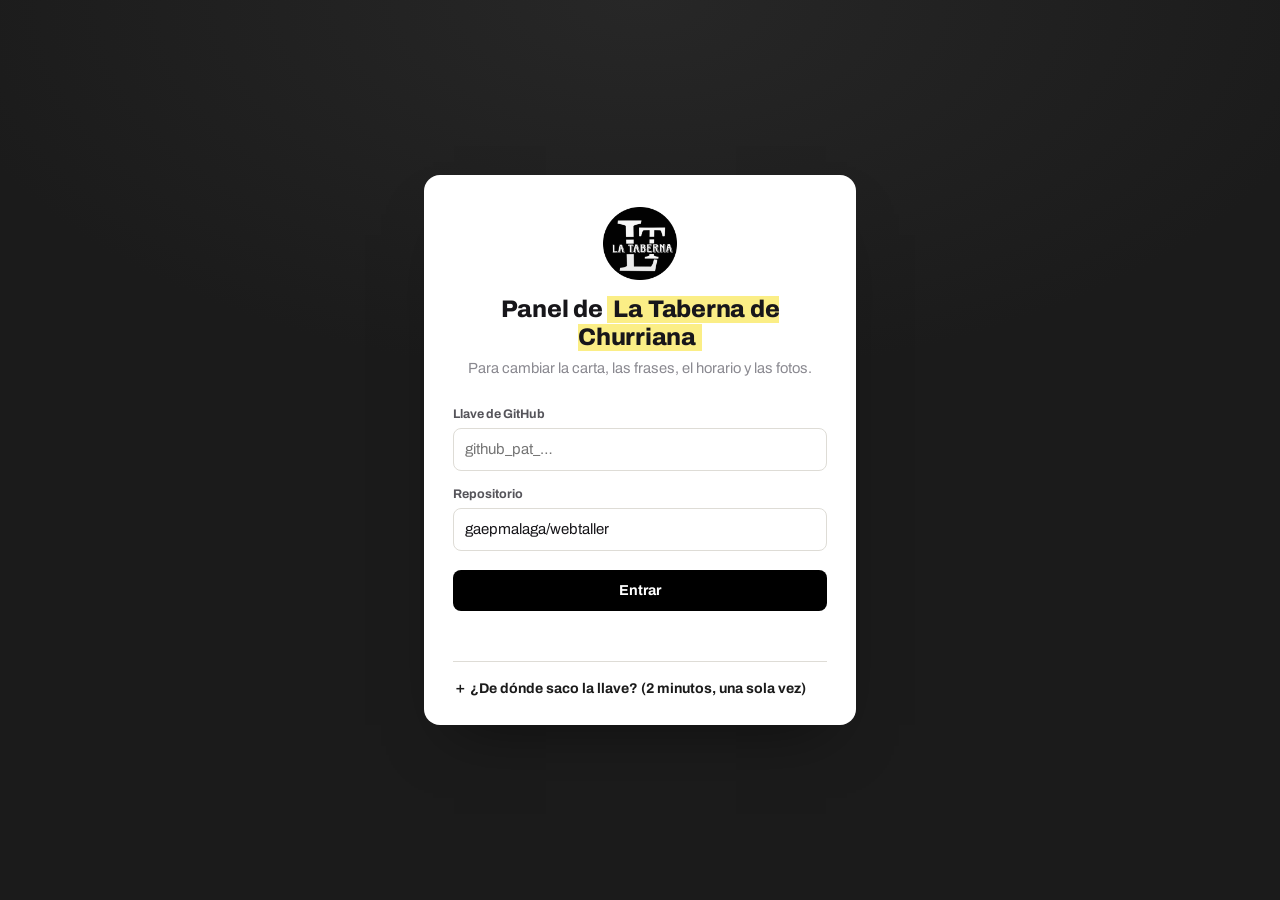
<file: churriana/admin/index.html>
<!doctype html>
<html lang="es">
<head>
<meta charset="utf-8">
<meta name="viewport" content="width=device-width, initial-scale=1">
<title>Panel · La Taberna de Churriana</title>
<meta name="robots" content="noindex, nofollow">
<meta name="theme-color" content="#000000">
<link rel="icon" href="../assets/img/icono-32.png" sizes="32x32" type="image/png">
<link rel="preload" href="../assets/fonts/archivo-latin.woff2" as="font" type="font/woff2" crossorigin>
<link rel="stylesheet" href="admin.css?v=8">
</head>
<body>

<!-- Los iconos, definidos una vez. -->
<svg width="0" height="0" class="sprite" aria-hidden="true" focusable="false">
    <symbol id="i-casa" viewBox="0 0 24 24" fill="none" stroke="currentColor" stroke-width="1.7" stroke-linecap="round" stroke-linejoin="round"><path d="M3 10.5 12 3l9 7.5V20a1 1 0 0 1-1 1h-5v-6H9v6H4a1 1 0 0 1-1-1z"/></symbol>
    <symbol id="i-carta" viewBox="0 0 24 24" fill="none" stroke="currentColor" stroke-width="1.7" stroke-linecap="round" stroke-linejoin="round"><path d="M5 3h14v18l-7-3-7 3z"/><path d="M9 8h6M9 12h4"/></symbol>
    <symbol id="i-frases" viewBox="0 0 24 24" fill="none" stroke="currentColor" stroke-width="1.7" stroke-linecap="round" stroke-linejoin="round"><path d="M21 12a8 8 0 0 1-8 8H7l-4 3v-4.5A8 8 0 0 1 11 4h2a8 8 0 0 1 8 8z"/></symbol>
    <symbol id="i-reloj" viewBox="0 0 24 24" fill="none" stroke="currentColor" stroke-width="1.7" stroke-linecap="round" stroke-linejoin="round"><circle cx="12" cy="12" r="9"/><path d="M12 7v5l3.2 2"/></symbol>
    <symbol id="i-datos" viewBox="0 0 24 24" fill="none" stroke="currentColor" stroke-width="1.7" stroke-linecap="round" stroke-linejoin="round"><path d="M12 21s7-5.2 7-11a7 7 0 1 0-14 0c0 5.8 7 11 7 11z"/><circle cx="12" cy="10" r="2.5"/></symbol>
    <symbol id="i-fuera" viewBox="0 0 24 24" fill="none" stroke="currentColor" stroke-width="1.7" stroke-linecap="round" stroke-linejoin="round"><path d="M14 4h6v6M20 4l-9 9"/><path d="M18 14v5a1 1 0 0 1-1 1H5a1 1 0 0 1-1-1V7a1 1 0 0 1 1-1h5"/></symbol>
    <symbol id="i-camara" viewBox="0 0 24 24" fill="none" stroke="currentColor" stroke-width="1.7" stroke-linecap="round" stroke-linejoin="round"><path d="M3 8.5A1.5 1.5 0 0 1 4.5 7h2.2l1.2-2h8.2l1.2 2h2.2A1.5 1.5 0 0 1 21 8.5v9A1.5 1.5 0 0 1 19.5 19h-15A1.5 1.5 0 0 1 3 17.5z"/><circle cx="12" cy="12.5" r="3.2"/></symbol>
    <symbol id="i-lupa" viewBox="0 0 24 24" fill="none" stroke="currentColor" stroke-width="1.7" stroke-linecap="round" stroke-linejoin="round"><circle cx="11" cy="11" r="7"/><path d="M20 20l-4-4"/></symbol>
    <symbol id="i-aviso" viewBox="0 0 24 24" fill="none" stroke="currentColor" stroke-width="1.7" stroke-linecap="round" stroke-linejoin="round"><path d="M12 3 2 20h20z"/><path d="M12 10v4M12 17v.5"/></symbol>
    <symbol id="i-ok" viewBox="0 0 24 24" fill="none" stroke="currentColor" stroke-width="1.7" stroke-linecap="round" stroke-linejoin="round"><circle cx="12" cy="12" r="9"/><path d="m8 12.5 2.6 2.6L16 9.5"/></symbol>
</svg>

<!-- ======================================================= entrar ======== -->
<div class="portal" id="pantalla-entrar">
  <div class="portal__caja">
    <img class="portal__logo" src="../assets/img/logo.png" width="512" height="512" alt="">
    <h1>Panel de <em>La Taberna de Churriana</em></h1>
    <p class="portal__sub">Para cambiar la carta, las frases, el horario y las fotos.</p>

    <label class="campo">
      <span class="campo__et">Llave de GitHub</span>
      <input type="password" id="llave" placeholder="github_pat_…" autocomplete="off" spellcheck="false">
    </label>
    <label class="campo">
      <span class="campo__et">Repositorio</span>
      <input type="text" id="repo" value="gaepmalaga/webtaller" spellcheck="false">
    </label>

    <button class="btn btn--principal btn--ancho" id="conectar">Entrar</button>
    <p class="recado" id="recado-entrar"></p>

    <details class="comollave">
      <summary>¿De dónde saco la llave? (2 minutos, una sola vez)</summary>
      <ol>
        <li>Entra en <a href="https://github.com/settings/personal-access-tokens/new" target="_blank" rel="noopener">github.com → llaves de acceso</a>.</li>
        <li>Nombre: <code>Panel La Taberna de Churriana</code>.</li>
        <li><b>Repository access</b> → <b>Only select repositories</b> → marca <code>gaepmalaga/webtaller</code>.</li>
        <li><b>Permissions → Repository permissions → Contents</b> → <b>Read and write</b>.</li>
        <li><b>Generate token</b> y copia lo que salga. Es la única vez que se ve.</li>
      </ol>
      <p class="nota-sutil">Solo sirve para este repositorio. Se guarda en este navegador y únicamente viaja a GitHub. Si pierdes el móvil, la borras allí y deja de valer.</p>
    </details>
  </div>
</div>

<!-- ======================================================== el panel ===== -->
<div class="app" id="pantalla-panel" hidden>

  <aside class="lateral">
    <a class="marca" href="../" target="_blank" rel="noopener">
      <img class="marca__logo" src="../assets/img/logo.png" width="512" height="512" alt="">
      <span class="marca__n">La Taberna</span>
      <span class="marca__p">Panel</span>
    </a>

    <nav class="menu" id="menu">
      <button type="button" class="menu__i is-aqui" data-ir="resumen"><svg viewBox="0 0 24 24"><use href="#i-casa"/></svg><span>Resumen</span></button>
      <button type="button" class="menu__i" data-ir="carta"><svg viewBox="0 0 24 24"><use href="#i-carta"/></svg><span>La carta</span></button>
      <button type="button" class="menu__i" data-ir="frases"><svg viewBox="0 0 24 24"><use href="#i-frases"/></svg><span>Frases</span></button>
      <button type="button" class="menu__i" data-ir="horario"><svg viewBox="0 0 24 24"><use href="#i-reloj"/></svg><span>Horario</span></button>
      <button type="button" class="menu__i" data-ir="datos"><svg viewBox="0 0 24 24"><use href="#i-datos"/></svg><span>Datos</span></button>
    </nav>

    <div class="lateral__pie">
      <a class="enlace-fuera" href="../" target="_blank" rel="noopener">
        Ver la web <svg viewBox="0 0 24 24"><use href="#i-fuera"/></svg>
      </a>
      <p class="conexion" id="estado-conexion"></p>
    </div>
  </aside>

  <main class="centro">
    <header class="tope">
      <div>
        <h2 class="tope__t" id="tope-t">Resumen</h2>
        <p class="tope__s" id="tope-s"></p>
      </div>
      <div class="tope__acc">
        <span class="pastilla" id="pastilla">Sin cambios</span>
        <button class="btn btn--llano" id="descartar" hidden>Descartar</button>
        <button class="btn btn--principal" id="guardar" disabled>Publicar</button>
      </div>
    </header>

    <div class="lienzo">
      <section class="hoja" id="hoja-resumen"></section>
      <section class="hoja" id="hoja-carta" hidden></section>
      <section class="hoja" id="hoja-frases" hidden></section>
      <section class="hoja" id="hoja-horario" hidden></section>
      <section class="hoja" id="hoja-datos" hidden></section>
    </div>
  </main>
</div>

<div class="avisos" id="avisos" aria-live="polite"></div>

<div class="velo" id="velo" hidden>
  <div class="velo__caja">
    <div class="ruleta" id="ruleta"></div>
    <p class="velo__t" id="velo-t">Publicando…</p>
    <p class="velo__p" id="velo-p"></p>
    <button class="btn btn--llano" id="velo-cerrar" hidden>Cerrar</button>
  </div>
</div>

<script src="admin.js?v=8" defer></script>
</body>
</html>
</file>
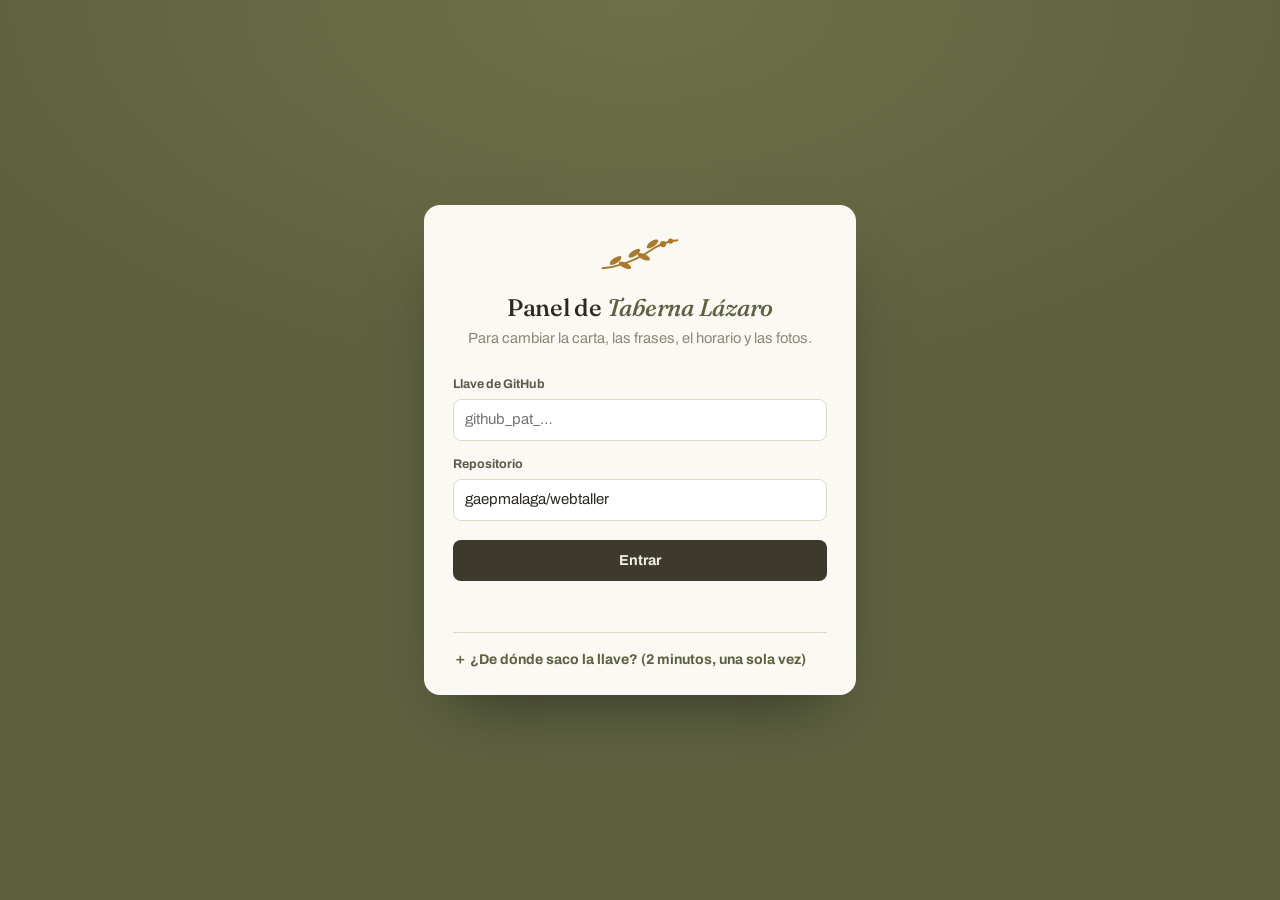
<file: taberna-lazaro/admin/index.html>
<!doctype html>
<html lang="es">
<head>
<meta charset="utf-8">
<meta name="viewport" content="width=device-width, initial-scale=1">
<title>Panel · Taberna Lázaro</title>
<meta name="robots" content="noindex, nofollow">
<meta name="theme-color" content="#3d392d">
<link rel="icon" href="../assets/img/favicon.svg" type="image/svg+xml">
<link rel="preload" href="../assets/fonts/fraunces-latin.woff2" as="font" type="font/woff2" crossorigin>
<link rel="preload" href="../assets/fonts/archivo-latin.woff2" as="font" type="font/woff2" crossorigin>
<link rel="stylesheet" href="admin.css?v=8">
</head>
<body>

<!-- Los iconos, definidos una vez. -->
<svg width="0" height="0" class="sprite" aria-hidden="true" focusable="false">
  <symbol id="i-ramo" viewBox="0 0 64 28">
    <path d="M2 25C14 24 28 19 40 11 48 5.6 55 3.2 62 2.6" fill="none" stroke="currentColor" stroke-width="1.5" stroke-linecap="round"/>
    <g fill="currentColor">
      <ellipse cx="0" cy="0" rx="5.4" ry="2.2" transform="translate(12.5 18.8) rotate(-34)"/>
      <ellipse cx="0" cy="0" rx="5.4" ry="2.2" transform="translate(20.0 22.6) rotate(26)"/>
      <ellipse cx="0" cy="0" rx="5.4" ry="2.2" transform="translate(27.5 13.0) rotate(-34)"/>
      <ellipse cx="0" cy="0" rx="5.4" ry="2.2" transform="translate(35.0 15.8) rotate(26)"/>
      <ellipse cx="0" cy="0" rx="5.4" ry="2.2" transform="translate(42.0 5.5) rotate(-34)"/>
      <circle cx="50.5" cy="5.6" r="2.5"/><circle cx="56.5" cy="3.2" r="2.1"/>
    </g>
  </symbol>
    <symbol id="i-casa" viewBox="0 0 24 24" fill="none" stroke="currentColor" stroke-width="1.7" stroke-linecap="round" stroke-linejoin="round"><path d="M3 10.5 12 3l9 7.5V20a1 1 0 0 1-1 1h-5v-6H9v6H4a1 1 0 0 1-1-1z"/></symbol>
    <symbol id="i-carta" viewBox="0 0 24 24" fill="none" stroke="currentColor" stroke-width="1.7" stroke-linecap="round" stroke-linejoin="round"><path d="M5 3h14v18l-7-3-7 3z"/><path d="M9 8h6M9 12h4"/></symbol>
    <symbol id="i-frases" viewBox="0 0 24 24" fill="none" stroke="currentColor" stroke-width="1.7" stroke-linecap="round" stroke-linejoin="round"><path d="M21 12a8 8 0 0 1-8 8H7l-4 3v-4.5A8 8 0 0 1 11 4h2a8 8 0 0 1 8 8z"/></symbol>
    <symbol id="i-reloj" viewBox="0 0 24 24" fill="none" stroke="currentColor" stroke-width="1.7" stroke-linecap="round" stroke-linejoin="round"><circle cx="12" cy="12" r="9"/><path d="M12 7v5l3.2 2"/></symbol>
    <symbol id="i-datos" viewBox="0 0 24 24" fill="none" stroke="currentColor" stroke-width="1.7" stroke-linecap="round" stroke-linejoin="round"><path d="M12 21s7-5.2 7-11a7 7 0 1 0-14 0c0 5.8 7 11 7 11z"/><circle cx="12" cy="10" r="2.5"/></symbol>
    <symbol id="i-fuera" viewBox="0 0 24 24" fill="none" stroke="currentColor" stroke-width="1.7" stroke-linecap="round" stroke-linejoin="round"><path d="M14 4h6v6M20 4l-9 9"/><path d="M18 14v5a1 1 0 0 1-1 1H5a1 1 0 0 1-1-1V7a1 1 0 0 1 1-1h5"/></symbol>
    <symbol id="i-camara" viewBox="0 0 24 24" fill="none" stroke="currentColor" stroke-width="1.7" stroke-linecap="round" stroke-linejoin="round"><path d="M3 8.5A1.5 1.5 0 0 1 4.5 7h2.2l1.2-2h8.2l1.2 2h2.2A1.5 1.5 0 0 1 21 8.5v9A1.5 1.5 0 0 1 19.5 19h-15A1.5 1.5 0 0 1 3 17.5z"/><circle cx="12" cy="12.5" r="3.2"/></symbol>
    <symbol id="i-lupa" viewBox="0 0 24 24" fill="none" stroke="currentColor" stroke-width="1.7" stroke-linecap="round" stroke-linejoin="round"><circle cx="11" cy="11" r="7"/><path d="M20 20l-4-4"/></symbol>
    <symbol id="i-aviso" viewBox="0 0 24 24" fill="none" stroke="currentColor" stroke-width="1.7" stroke-linecap="round" stroke-linejoin="round"><path d="M12 3 2 20h20z"/><path d="M12 10v4M12 17v.5"/></symbol>
    <symbol id="i-ok" viewBox="0 0 24 24" fill="none" stroke="currentColor" stroke-width="1.7" stroke-linecap="round" stroke-linejoin="round"><circle cx="12" cy="12" r="9"/><path d="m8 12.5 2.6 2.6L16 9.5"/></symbol>
</svg>

<!-- ======================================================= entrar ======== -->
<div class="portal" id="pantalla-entrar">
  <div class="portal__caja">
    <svg class="portal__ramo" viewBox="0 0 64 28"><use href="#i-ramo"/></svg>
    <h1>Panel de <em>Taberna Lázaro</em></h1>
    <p class="portal__sub">Para cambiar la carta, las frases, el horario y las fotos.</p>

    <label class="campo">
      <span class="campo__et">Llave de GitHub</span>
      <input type="password" id="llave" placeholder="github_pat_…" autocomplete="off" spellcheck="false">
    </label>
    <label class="campo">
      <span class="campo__et">Repositorio</span>
      <input type="text" id="repo" value="gaepmalaga/webtaller" spellcheck="false">
    </label>

    <button class="btn btn--principal btn--ancho" id="conectar">Entrar</button>
    <p class="recado" id="recado-entrar"></p>

    <details class="comollave">
      <summary>¿De dónde saco la llave? (2 minutos, una sola vez)</summary>
      <ol>
        <li>Entra en <a href="https://github.com/settings/personal-access-tokens/new" target="_blank" rel="noopener">github.com → llaves de acceso</a>.</li>
        <li>Nombre: <code>Panel Taberna Lázaro</code>.</li>
        <li><b>Repository access</b> → <b>Only select repositories</b> → marca <code>gaepmalaga/webtaller</code>.</li>
        <li><b>Permissions → Repository permissions → Contents</b> → <b>Read and write</b>.</li>
        <li><b>Generate token</b> y copia lo que salga. Es la única vez que se ve.</li>
      </ol>
      <p class="nota-sutil">Solo sirve para este repositorio. Se guarda en este navegador y únicamente viaja a GitHub. Si pierdes el móvil, la borras allí y deja de valer.</p>
    </details>
  </div>
</div>

<!-- ======================================================== el panel ===== -->
<div class="app" id="pantalla-panel" hidden>

  <aside class="lateral">
    <a class="marca" href="../" target="_blank" rel="noopener">
      <svg class="marca__ramo" viewBox="0 0 64 28"><use href="#i-ramo"/></svg>
      <span class="marca__n">Lázaro</span>
      <span class="marca__p">Panel</span>
    </a>

    <nav class="menu" id="menu">
      <button type="button" class="menu__i is-aqui" data-ir="resumen"><svg viewBox="0 0 24 24"><use href="#i-casa"/></svg><span>Resumen</span></button>
      <button type="button" class="menu__i" data-ir="carta"><svg viewBox="0 0 24 24"><use href="#i-carta"/></svg><span>La carta</span></button>
      <button type="button" class="menu__i" data-ir="frases"><svg viewBox="0 0 24 24"><use href="#i-frases"/></svg><span>Frases</span></button>
      <button type="button" class="menu__i" data-ir="horario"><svg viewBox="0 0 24 24"><use href="#i-reloj"/></svg><span>Horario</span></button>
      <button type="button" class="menu__i" data-ir="datos"><svg viewBox="0 0 24 24"><use href="#i-datos"/></svg><span>Datos</span></button>
    </nav>

    <div class="lateral__pie">
      <a class="enlace-fuera" href="../" target="_blank" rel="noopener">
        Ver la web <svg viewBox="0 0 24 24"><use href="#i-fuera"/></svg>
      </a>
      <p class="conexion" id="estado-conexion"></p>
    </div>
  </aside>

  <main class="centro">
    <header class="tope">
      <div>
        <h2 class="tope__t" id="tope-t">Resumen</h2>
        <p class="tope__s" id="tope-s"></p>
      </div>
      <div class="tope__acc">
        <span class="pastilla" id="pastilla">Sin cambios</span>
        <button class="btn btn--llano" id="descartar" hidden>Descartar</button>
        <button class="btn btn--principal" id="guardar" disabled>Publicar</button>
      </div>
    </header>

    <div class="lienzo">
      <section class="hoja" id="hoja-resumen"></section>
      <section class="hoja" id="hoja-carta" hidden></section>
      <section class="hoja" id="hoja-frases" hidden></section>
      <section class="hoja" id="hoja-horario" hidden></section>
      <section class="hoja" id="hoja-datos" hidden></section>
    </div>
  </main>
</div>

<div class="avisos" id="avisos" aria-live="polite"></div>

<div class="velo" id="velo" hidden>
  <div class="velo__caja">
    <div class="ruleta" id="ruleta"></div>
    <p class="velo__t" id="velo-t">Publicando…</p>
    <p class="velo__p" id="velo-p"></p>
    <button class="btn btn--llano" id="velo-cerrar" hidden>Cerrar</button>
  </div>
</div>

<script src="admin.js?v=8" defer></script>
</body>
</html>
</file>
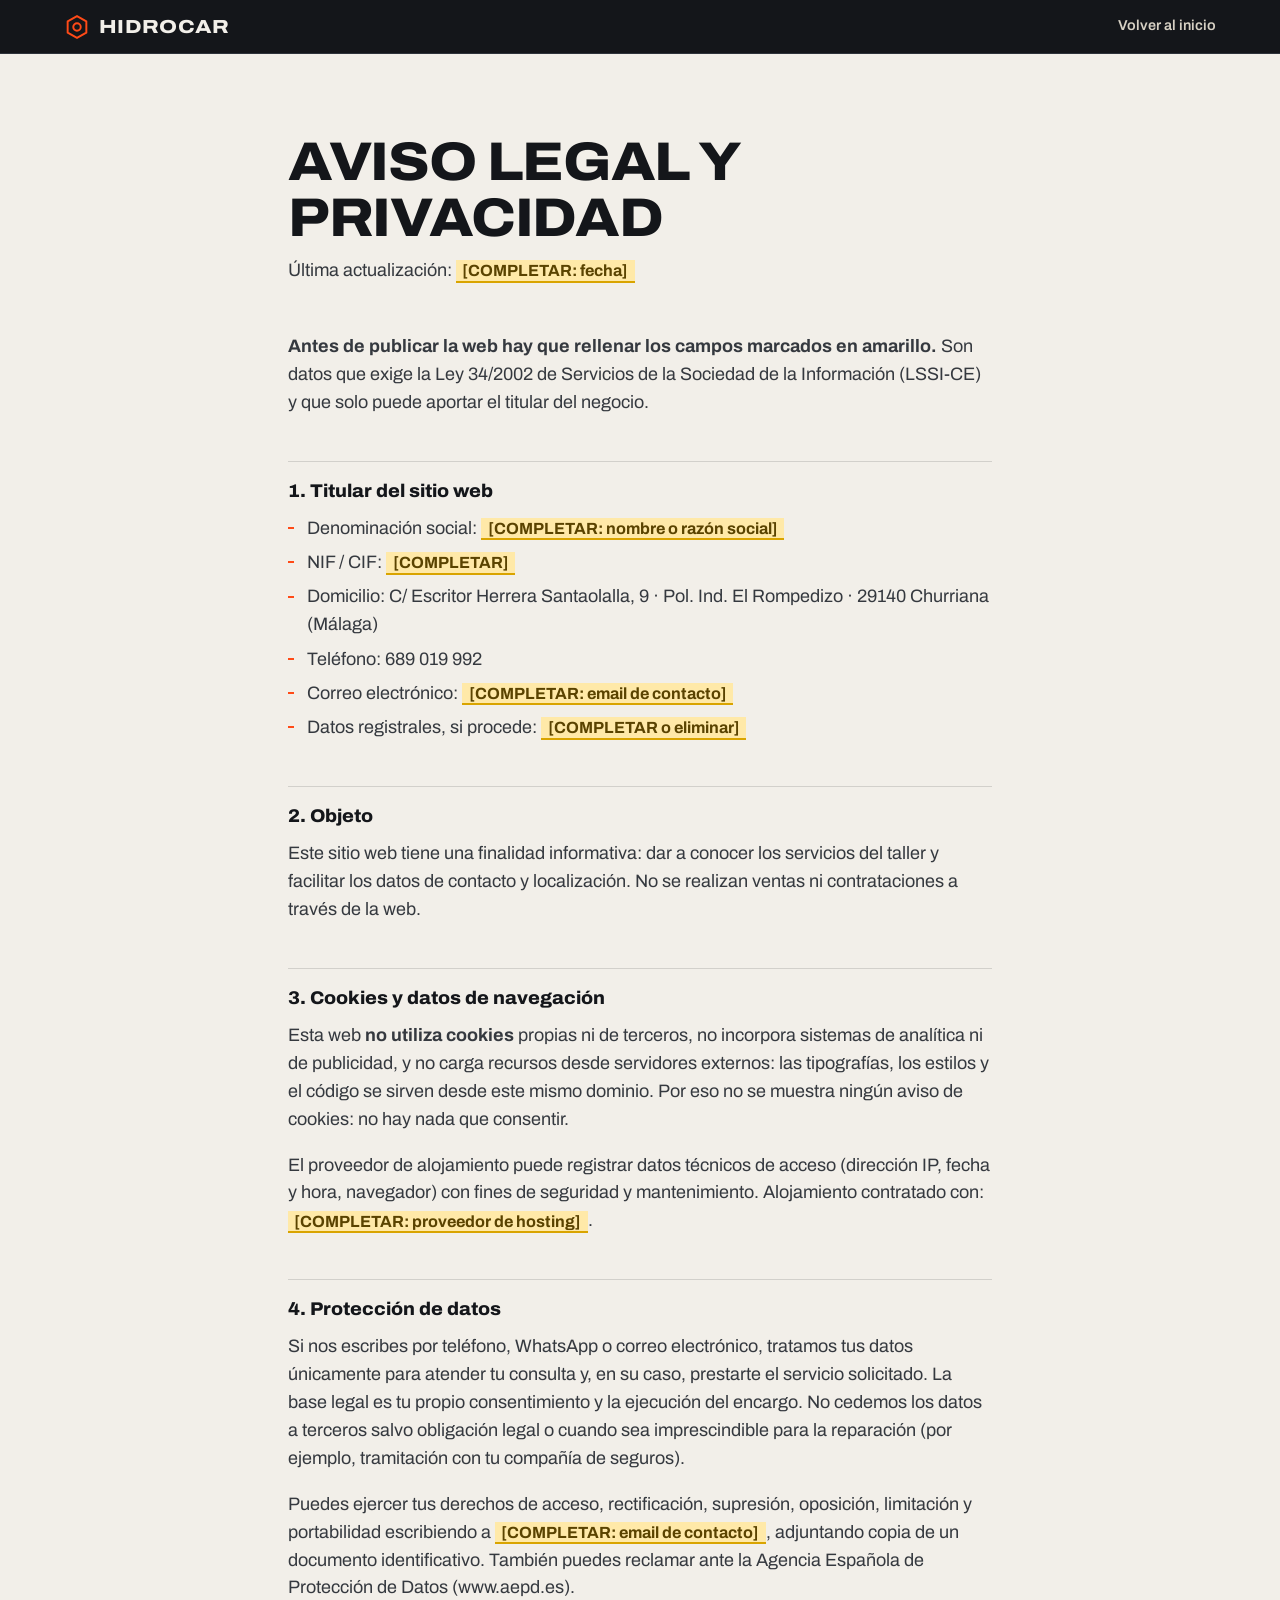
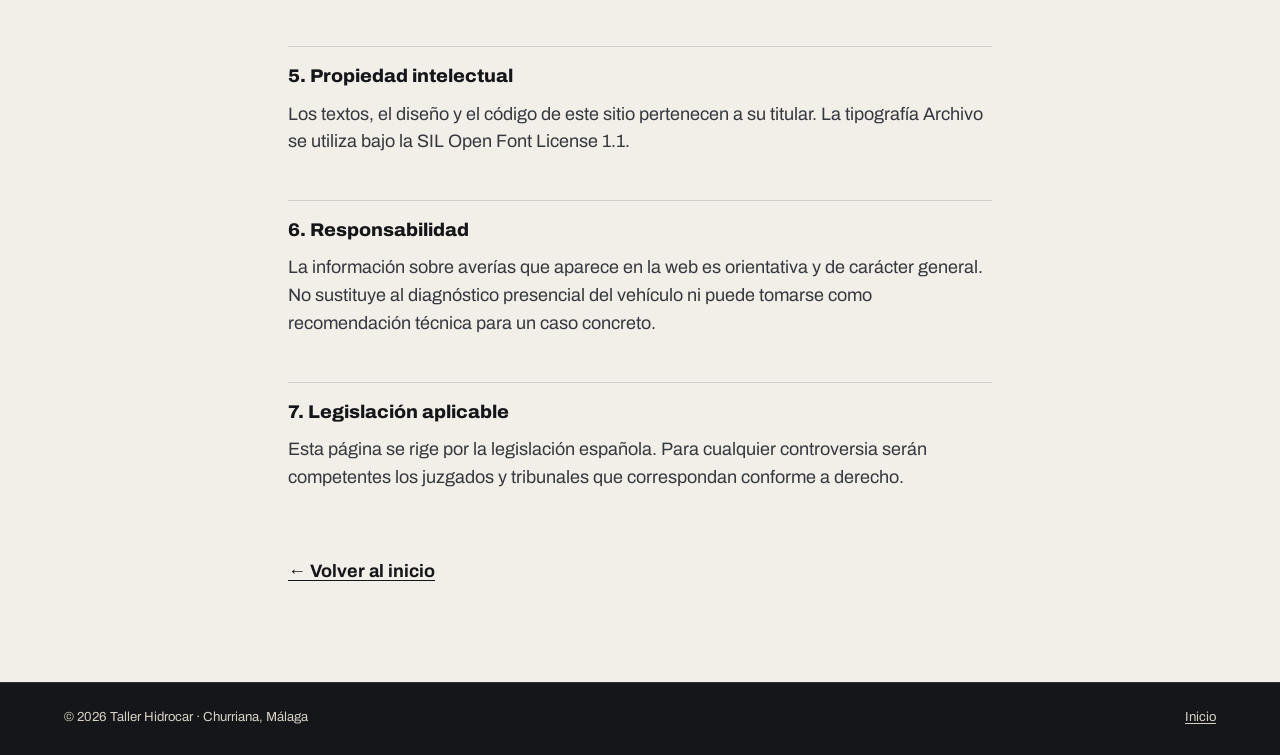
<file: aviso-legal.html>
<!doctype html>
<html lang="es">
<head>
<meta charset="utf-8">
<meta name="viewport" content="width=device-width, initial-scale=1">
<title>Aviso legal y privacidad · Hidrocar</title>
<meta name="description" content="Aviso legal, política de privacidad y de cookies del taller Hidrocar (Churriana, Málaga).">
<meta name="robots" content="noindex, follow">
<meta name="theme-color" content="#14161a">
<link rel="icon" href="assets/img/favicon.svg" type="image/svg+xml">
<link rel="stylesheet" href="assets/css/style.css">
</head>
<body>

<a class="skip" href="#contenido">Saltar al contenido</a>

<header class="bar">
  <div class="bar__in">
    <a class="brand" href="index.html" aria-label="Hidrocar, inicio">
      <svg class="brand__mark" viewBox="0 0 32 32" aria-hidden="true" focusable="false">
        <path d="M16 2.5 27.5 9v14L16 29.5 4.5 23V9z" fill="none" stroke="currentColor" stroke-width="2.4" stroke-linejoin="round"/>
        <circle cx="16" cy="16" r="4.6" fill="none" stroke="currentColor" stroke-width="2.4"/>
      </svg>
      <span class="brand__name">Hidrocar</span>
    </a>
    <nav class="nav" aria-label="Principal">
      <a href="index.html">Volver al inicio</a>
    </nav>
  </div>
</header>

<main class="doc" id="contenido">

  <h1>Aviso legal y privacidad</h1>
  <p class="doc__sub">
    Última actualización: <span class="todo">[COMPLETAR: fecha]</span>
  </p>

  <p>
    <strong>Antes de publicar la web hay que rellenar los campos marcados en amarillo.</strong>
    Son datos que exige la Ley 34/2002 de Servicios de la Sociedad de la Información
    (LSSI-CE) y que solo puede aportar el titular del negocio.
  </p>

  <h2>1. Titular del sitio web</h2>
  <ul>
    <li>Denominación social: <span class="todo">[COMPLETAR: nombre o razón social]</span></li>
    <li>NIF / CIF: <span class="todo">[COMPLETAR]</span></li>
    <li>Domicilio: C/ Escritor Herrera Santaolalla, 9 · Pol. Ind. El Rompedizo · 29140 Churriana (Málaga)</li>
    <li>Teléfono: 689 019 992</li>
    <li>Correo electrónico: <span class="todo">[COMPLETAR: email de contacto]</span></li>
    <li>Datos registrales, si procede: <span class="todo">[COMPLETAR o eliminar]</span></li>
  </ul>

  <h2>2. Objeto</h2>
  <p>
    Este sitio web tiene una finalidad informativa: dar a conocer los servicios del
    taller y facilitar los datos de contacto y localización. No se realizan ventas
    ni contrataciones a través de la web.
  </p>

  <h2>3. Cookies y datos de navegación</h2>
  <p>
    Esta web <strong>no utiliza cookies</strong> propias ni de terceros, no incorpora
    sistemas de analítica ni de publicidad, y no carga recursos desde servidores
    externos: las tipografías, los estilos y el código se sirven desde este mismo
    dominio. Por eso no se muestra ningún aviso de cookies: no hay nada que consentir.
  </p>
  <p>
    El proveedor de alojamiento puede registrar datos técnicos de acceso
    (dirección IP, fecha y hora, navegador) con fines de seguridad y mantenimiento.
    Alojamiento contratado con: <span class="todo">[COMPLETAR: proveedor de hosting]</span>.
  </p>

  <h2>4. Protección de datos</h2>
  <p>
    Si nos escribes por teléfono, WhatsApp o correo electrónico, tratamos tus datos
    únicamente para atender tu consulta y, en su caso, prestarte el servicio
    solicitado. La base legal es tu propio consentimiento y la ejecución del
    encargo. No cedemos los datos a terceros salvo obligación legal o cuando sea
    imprescindible para la reparación (por ejemplo, tramitación con tu compañía
    de seguros).
  </p>
  <p>
    Puedes ejercer tus derechos de acceso, rectificación, supresión, oposición,
    limitación y portabilidad escribiendo a
    <span class="todo">[COMPLETAR: email de contacto]</span>, adjuntando copia de
    un documento identificativo. También puedes reclamar ante la Agencia Española
    de Protección de Datos (www.aepd.es).
  </p>

  <h2>5. Propiedad intelectual</h2>
  <p>
    Los textos, el diseño y el código de este sitio pertenecen a su titular.
    La tipografía Archivo se utiliza bajo la SIL Open Font License 1.1.
  </p>

  <h2>6. Responsabilidad</h2>
  <p>
    La información sobre averías que aparece en la web es orientativa y de carácter
    general. No sustituye al diagnóstico presencial del vehículo ni puede tomarse
    como recomendación técnica para un caso concreto.
  </p>

  <h2>7. Legislación aplicable</h2>
  <p>
    Esta página se rige por la legislación española. Para cualquier controversia
    serán competentes los juzgados y tribunales que correspondan conforme a
    derecho.
  </p>

  <a class="volver" href="index.html">← Volver al inicio</a>
</main>

<footer class="pie">
  <div class="pie__legal">
    <p>© <span data-year>2026</span> Taller Hidrocar · Churriana, Málaga</p>
    <p><a href="index.html">Inicio</a></p>
  </div>
</footer>

<script src="assets/js/main.js" defer></script>
</body>
</html>
</file>
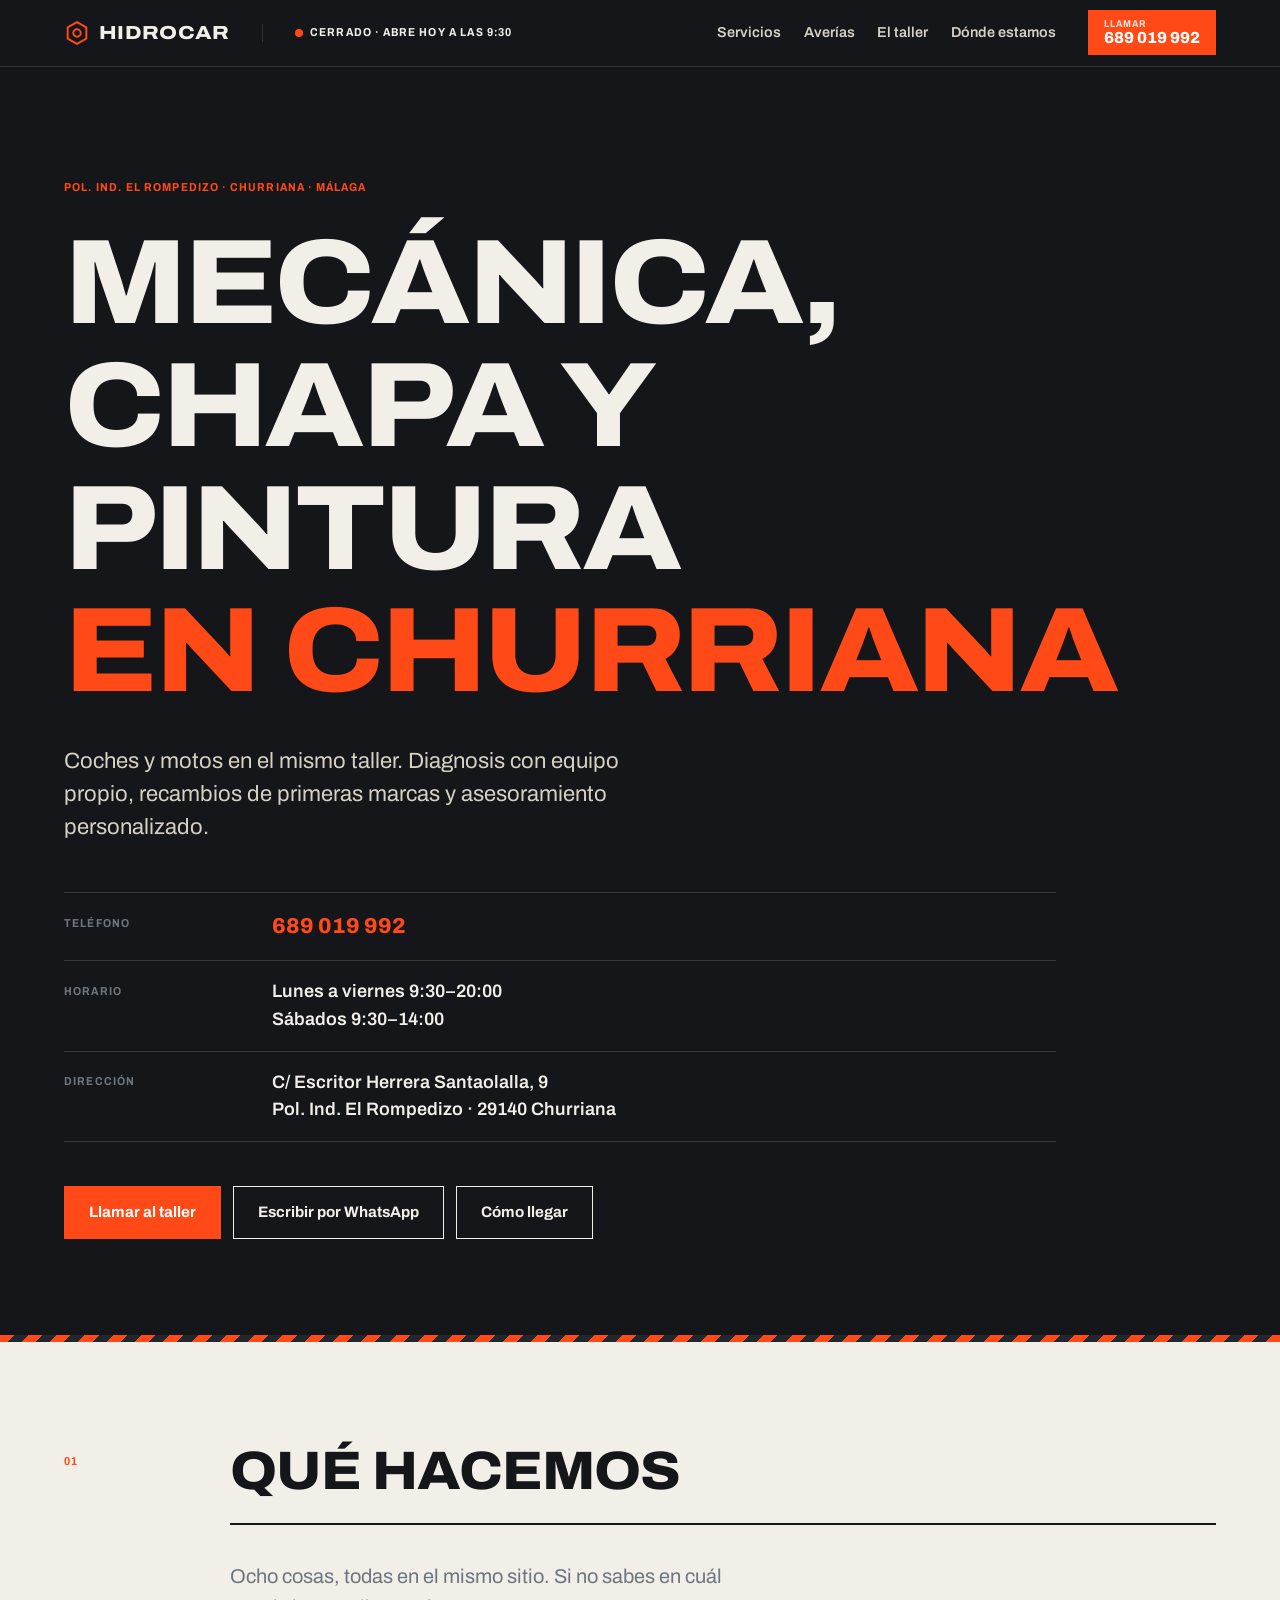
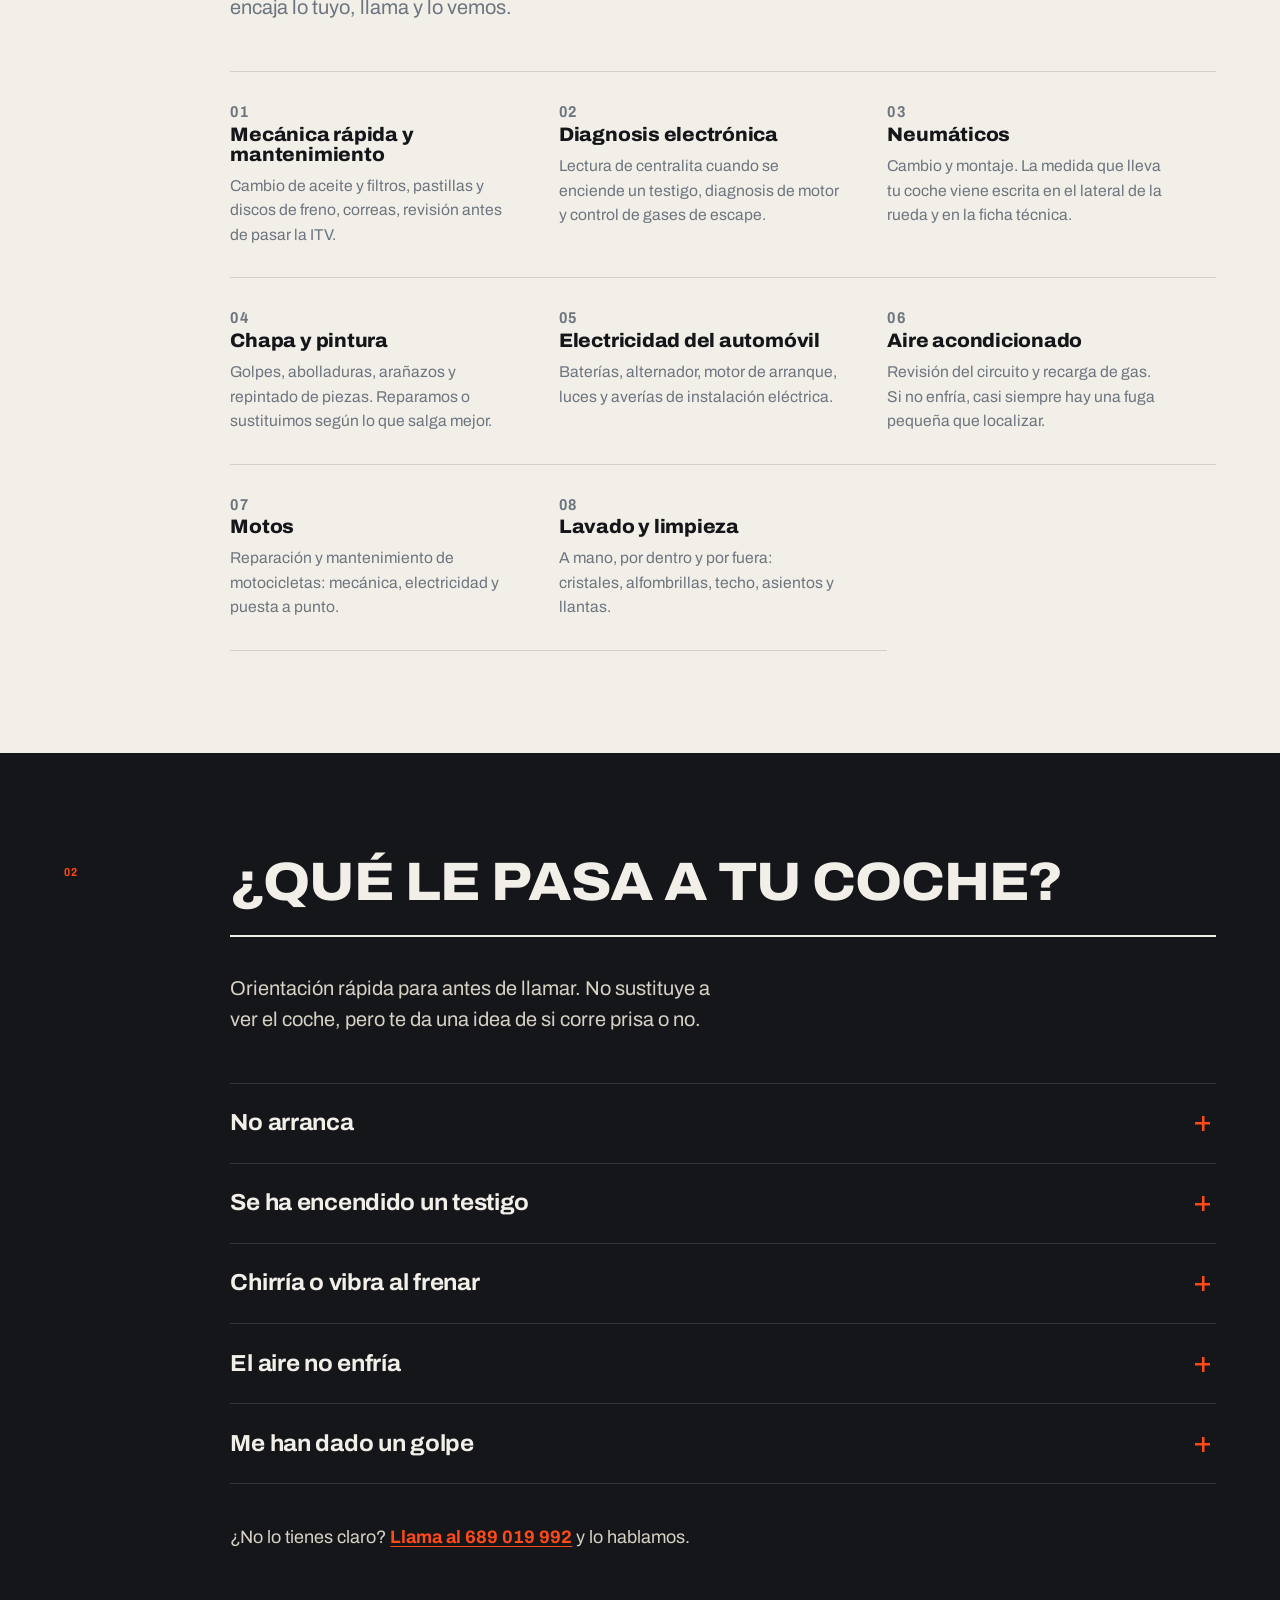
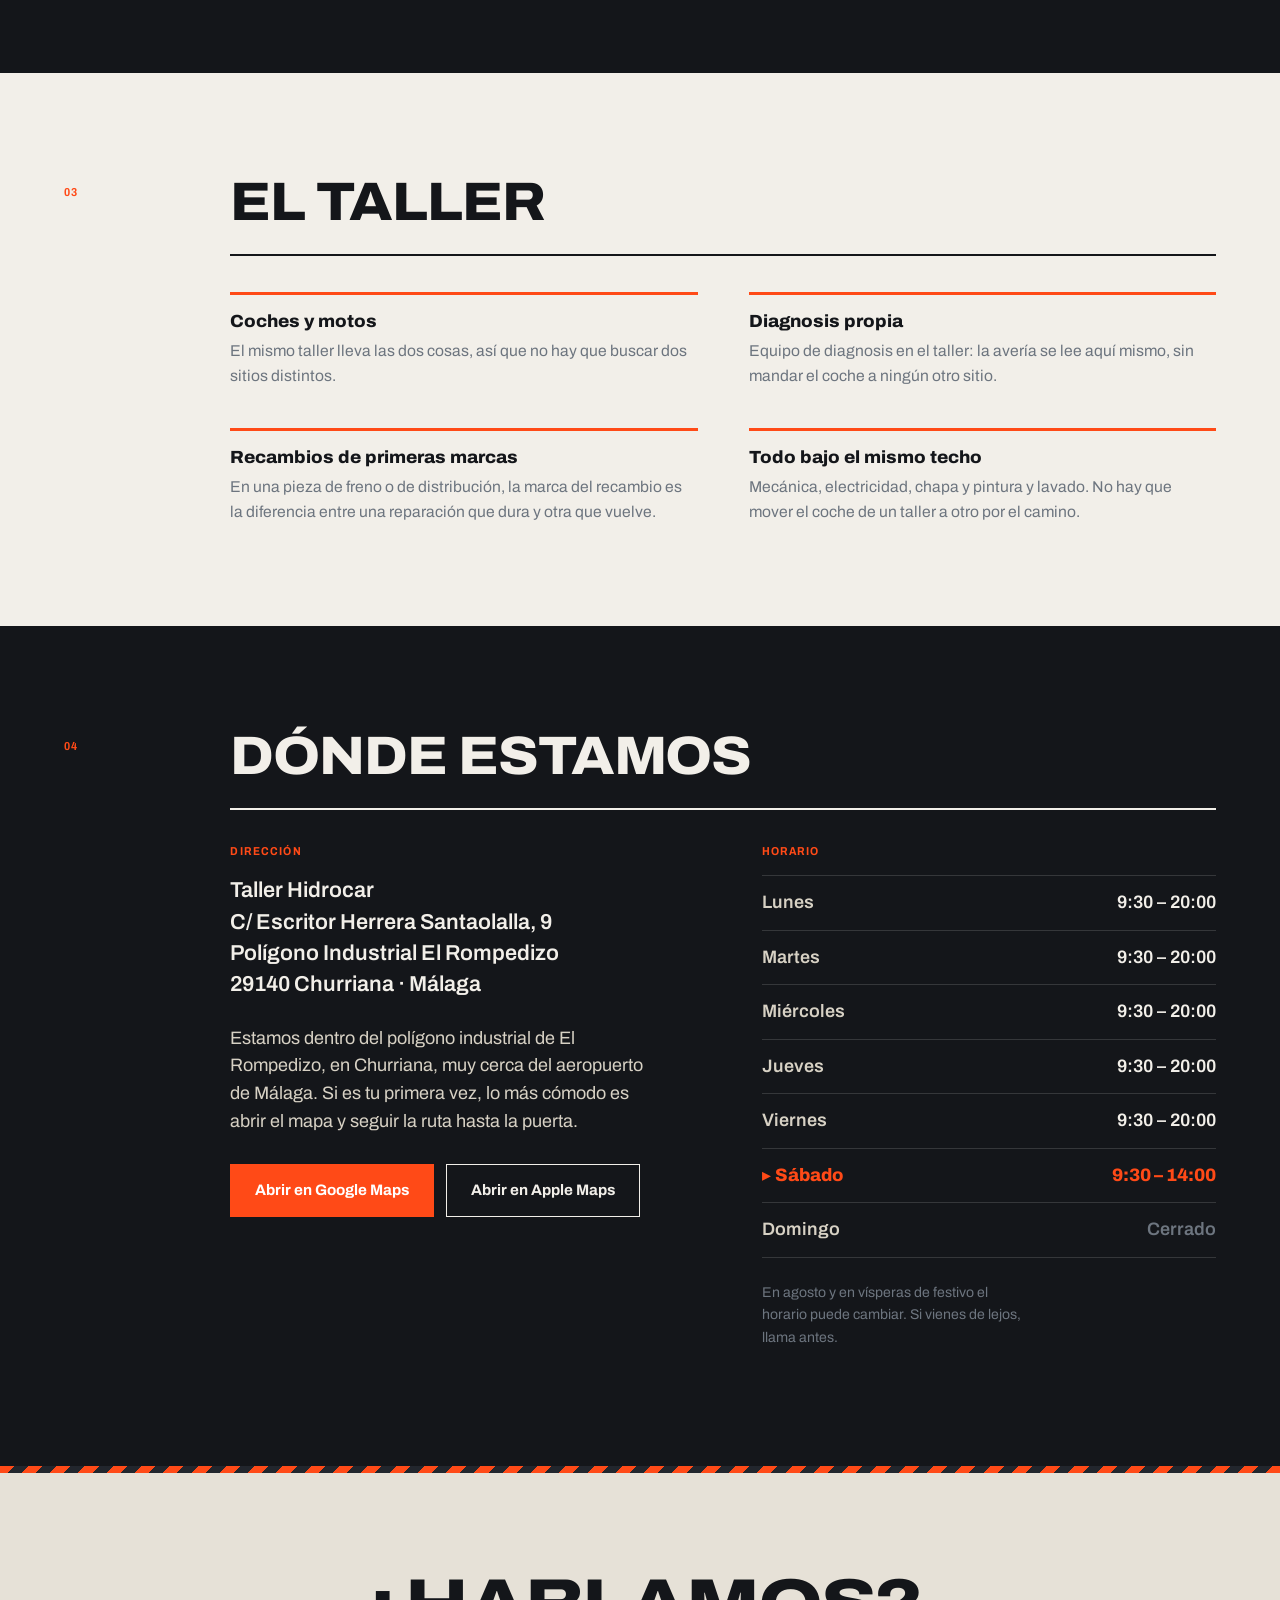
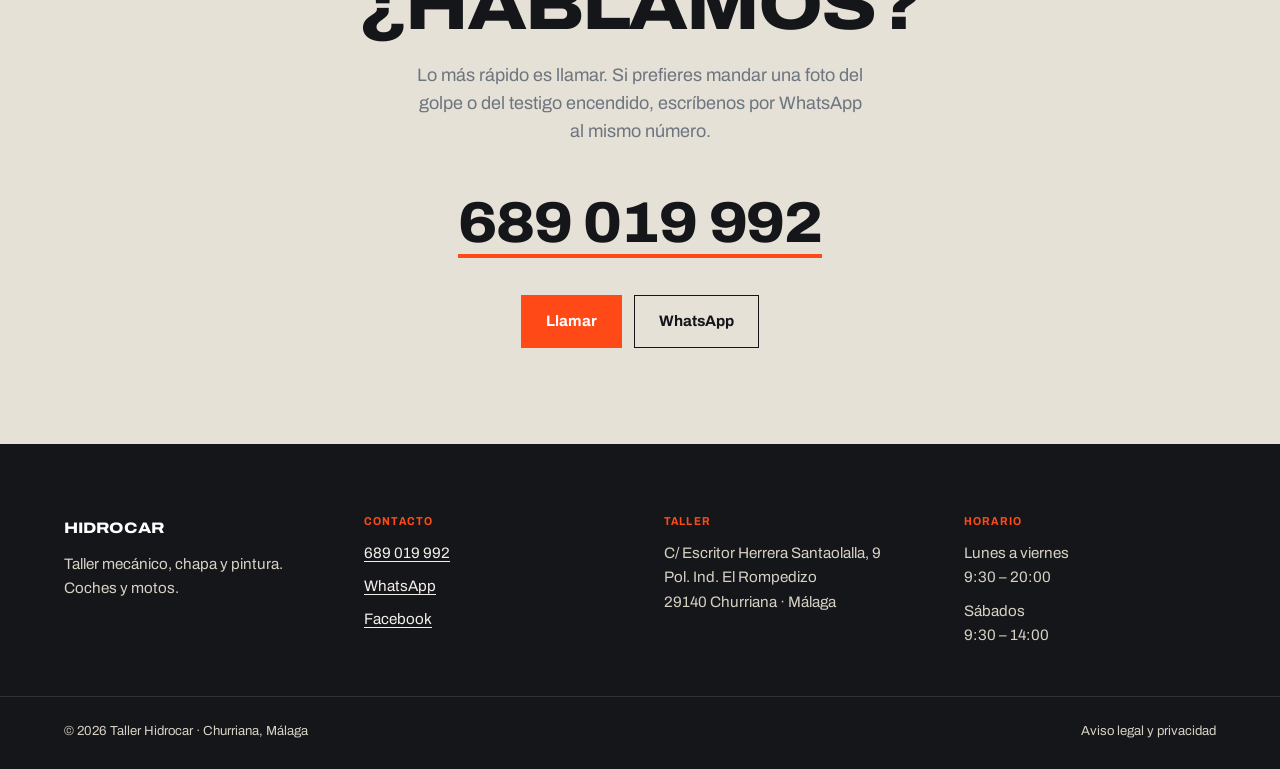
<file: hidrocar-una-sola-pagina.html>
<!doctype html>
<html lang="es">
<head>
<meta charset="utf-8">
<meta name="viewport" content="width=device-width, initial-scale=1">
<title>Hidrocar · Taller mecánico, chapa y pintura en Churriana (Málaga)</title>
<meta name="description" content="Taller Hidrocar, en el Pol. Ind. El Rompedizo (Churriana, Málaga). Mecánica rápida, diagnosis, neumáticos, chapa y pintura, electricidad, aire acondicionado, motos y lavado. Tel. 689 019 992.">
<link rel="canonical" href="https://gaepmalaga.github.io/webtaller/">
<meta name="theme-color" content="#14161a">
<!-- Dirección provisional de GitHub Pages: de momento fuera de Google para que
     no compita con el dominio definitivo. Al tener dominio propio, cambiar
     por: <meta name="robots" content="index, follow"> -->
<meta name="robots" content="noindex, follow">

<meta property="og:type" content="website">
<meta property="og:locale" content="es_ES">
<meta property="og:site_name" content="Hidrocar">
<meta property="og:title" content="Hidrocar · Taller mecánico en Churriana, Málaga">
<meta property="og:description" content="Mecánica, diagnosis, chapa y pintura, neumáticos y motos en el Pol. Ind. El Rompedizo. Lunes a viernes de 9:30 a 20:00.">
<meta property="og:url" content="https://gaepmalaga.github.io/webtaller/">
<meta property="og:image" content="https://gaepmalaga.github.io/webtaller/assets/img/og.png">
<meta name="twitter:card" content="summary_large_image">

<link rel="icon" href="[data-uri]" type="image/svg+xml">
<style>
/* ==========================================================================
   Hidrocar — hoja de estilo única.
   Sin frameworks, sin build, sin dependencias externas.
   Tipografía Archivo (SIL Open Font License) servida desde este mismo dominio.
   ========================================================================== */

@font-face {
  font-family: 'Archivo';
  font-style: normal;
  font-weight: 400 800;
  font-stretch: 62% 125%;
  font-display: swap;
  src: url([data-uri]) format('woff2');
  unicode-range: U+0000-00FF, U+0131, U+0152-0153, U+02BB-02BC, U+02C6, U+02DA,
                 U+02DC, U+0304, U+0308, U+0329, U+2000-206F, U+20AC, U+2122,
                 U+2191, U+2193, U+2212, U+2215, U+FEFF, U+FFFD;
}

/* --------------------------------------------------------------- tokens -- */
:root {
  --ink:      #14161a;
  --ink-soft: #22262d;
  --ink-line: #2e333b;

  --bone:     #f2efe9;
  --bone-2:   #e6e1d7;
  --bone-3:   #d7d1c4;

  --orange:   #ff4a17;
  --orange-d: #d63b0f;
  --steel:    #6d757f;

  --line:      color-mix(in srgb, var(--ink) 14%, transparent);
  --line-dark: color-mix(in srgb, #ffffff 14%, transparent);

  --pad:  clamp(1.25rem, 5vw, 5rem);
  --rail: clamp(3.5rem, 9vw, 9rem);   /* columna de numeración */
  --max:  86rem;

  --f-body: 'Archivo', 'Helvetica Neue', Arial, sans-serif;
}

/* ---------------------------------------------------------------- reset -- */
*, *::before, *::after { box-sizing: border-box; }
html { -webkit-text-size-adjust: 100%; scroll-behavior: smooth; }
@media (prefers-reduced-motion: reduce) { html { scroll-behavior: auto; } }

body {
  margin: 0;
  background: var(--bone);
  color: var(--ink);
  font-family: var(--f-body);
  font-size: clamp(1rem, 0.95rem + 0.25vw, 1.125rem);
  line-height: 1.55;
  font-variation-settings: 'wdth' 100;
  -webkit-font-smoothing: antialiased;
  text-rendering: optimizeLegibility;
  overflow-x: hidden;
}

h1, h2, h3 { margin: 0; font-weight: 800; line-height: 1.02; }
p  { margin: 0 0 1em; }
ol, ul { margin: 0; padding: 0; list-style: none; }
img, svg { max-width: 100%; }
table { border-collapse: collapse; width: 100%; }

a { color: inherit; text-decoration-thickness: 1px; text-underline-offset: 0.18em; }
a:hover { text-decoration-color: var(--orange); }

:focus-visible {
  outline: 3px solid var(--orange);
  outline-offset: 3px;
  border-radius: 2px;
}

.vh {
  position: absolute; width: 1px; height: 1px;
  padding: 0; margin: -1px; overflow: hidden;
  clip-path: inset(50%); white-space: nowrap;
}

.skip {
  position: absolute; left: 0.5rem; top: -4rem; z-index: 100;
  background: var(--orange); color: #fff;
  padding: 0.7rem 1.1rem; font-weight: 700;
  transition: top .15s;
}
.skip:focus { top: 0.5rem; }

/* ------------------------------------------------------- utilidades base -- */
.eyebrow, .mini, .sec__num, .serv__n, .btn__label, .status__txt {
  font-variation-settings: 'wdth' 88;
  text-transform: uppercase;
  letter-spacing: 0.1em;
  font-weight: 700;
  font-size: 0.72rem;
}

.stripe {
  height: 7px;
  background: repeating-linear-gradient(
    -45deg,
    var(--orange) 0 10px,
    transparent 10px 20px
  );
  background-color: var(--ink-soft);
}

/* =============================================================== BOTÓN === */
.btn {
  display: inline-block;
  font-weight: 700;
  font-size: 0.95rem;
  padding: 0.85rem 1.5rem;
  text-decoration: none;
  border: 1.5px solid transparent;
  transition: background .15s, color .15s, border-color .15s;
}
.btn--solid { background: var(--orange); color: #fff; }
.btn--solid:hover { background: var(--orange-d); }
.btn--ghost { border-color: currentColor; }
.btn--ghost:hover { background: var(--orange); border-color: var(--orange); color: #fff; }

/* =============================================================== BARRA === */
.bar {
  position: sticky; top: 0; z-index: 50;
  background: var(--ink);
  color: var(--bone);
  border-bottom: 1px solid var(--ink-line);
}
.bar__in {
  max-width: var(--max);
  margin-inline: auto;
  padding: 0.65rem var(--pad);
  display: flex;
  align-items: center;
  gap: clamp(0.75rem, 2.5vw, 2rem);
}

.brand {
  display: flex; align-items: center; gap: 0.55rem;
  text-decoration: none; color: var(--bone);
  flex: 0 0 auto;
}
.brand__mark { width: 26px; height: 26px; color: var(--orange); flex: 0 0 auto; }
.brand__name {
  font-weight: 800;
  font-variation-settings: 'wdth' 118;
  text-transform: uppercase;
  letter-spacing: 0.02em;
  font-size: 1.18rem;
}

.status {
  margin: 0;
  display: flex; align-items: center; gap: 0.45rem;
  color: var(--bone-3);
  padding-left: clamp(0.75rem, 2.5vw, 2rem);
  border-left: 1px solid var(--ink-line);
  white-space: nowrap;
}
.status__dot {
  width: 8px; height: 8px; border-radius: 50%;
  background: var(--steel); flex: 0 0 auto;
}
.status[data-open="1"] .status__dot { background: #35c46a; box-shadow: 0 0 0 3px rgba(53,196,106,.2); }
.status[data-open="0"] .status__dot { background: var(--orange); }
.status[data-open] .status__txt { color: var(--bone); }
.status__txt--corto { display: none; }

.nav { margin-left: auto; display: flex; gap: 1.4rem; }
.nav a {
  text-decoration: none;
  font-weight: 600;
  font-size: 0.9rem;
  color: var(--bone-3);
  padding-block: 0.25rem;
  border-bottom: 2px solid transparent;
}
.nav a:hover { color: #fff; border-bottom-color: var(--orange); }

.btn--call {
  flex: 0 0 auto;
  display: flex; flex-direction: column; line-height: 1.1;
  background: var(--orange); color: #fff;
  padding: 0.45rem 0.95rem;
  text-decoration: none;
}
.btn--call:hover { background: var(--orange-d); }
.btn__label { font-size: 0.62rem; opacity: .85; }
.btn__num { font-weight: 800; font-size: 1rem; font-variant-numeric: tabular-nums; }

@media (max-width: 62rem) {
  .nav { display: none; }
  .status { margin-left: auto; border-left: 0; padding-left: 0; }
}
@media (max-width: 38rem) {
  .btn--call { display: none; }
  .status__txt { font-size: 0.68rem; }
  .status__txt--largo { display: none; }
  .status__txt--corto { display: inline; }
}

/* ================================================================ HERO === */
.hero {
  background: var(--ink);
  color: var(--bone);
  position: relative;
}
.hero__in {
  max-width: var(--max);
  margin-inline: auto;
  padding: clamp(3rem, 9vw, 7rem) var(--pad) clamp(3rem, 8vw, 6rem);
}

.eyebrow { color: var(--orange); margin: 0 0 1.6rem; }

.hero__h {
  font-size: clamp(2.4rem, 9.4vw, 8.4rem);
  font-variation-settings: 'wdth' 112;
  letter-spacing: -0.028em;
  text-transform: uppercase;
  margin-bottom: 2rem;
  max-width: 16ch;
}
.hero__h em {
  font-style: normal;
  color: var(--orange);
}

.hero__lead {
  max-width: 48ch;
  font-size: clamp(1.05rem, 0.98rem + 0.5vw, 1.4rem);
  line-height: 1.5;
  color: var(--bone-3);
  margin-bottom: 3rem;
}

/* ficha técnica: tabla de datos con reglas finas */
.ficha {
  margin: 0 0 2.75rem;
  border-top: 1px solid var(--line-dark);
  max-width: 62rem;
}
.ficha__row {
  display: grid;
  grid-template-columns: minmax(7rem, 12rem) 1fr;
  gap: 1rem;
  padding: 1.05rem 0;
  border-bottom: 1px solid var(--line-dark);
}
.ficha dt {
  font-variation-settings: 'wdth' 88;
  text-transform: uppercase;
  letter-spacing: 0.1em;
  font-size: 0.72rem;
  font-weight: 700;
  color: var(--steel);
  padding-top: 0.28rem;
}
.ficha dd { margin: 0; font-weight: 600; }
.ficha dd a {
  font-size: 1.35rem; font-weight: 800;
  font-variant-numeric: tabular-nums;
  text-decoration: none; color: var(--orange);
}
.ficha dd a:hover { text-decoration: underline; }

.hero__cta { display: flex; flex-wrap: wrap; gap: 0.75rem; }

@media (max-width: 34rem) {
  .ficha__row { grid-template-columns: 1fr; gap: 0.25rem; }
  .hero__cta .btn { flex: 1 1 100%; text-align: center; }
}

/* ============================================================ SECCIÓN === */
.sec {
  max-width: var(--max);
  margin-inline: auto;
  padding: clamp(3.5rem, 8vw, 6.5rem) var(--pad);
  display: grid;
  grid-template-columns: var(--rail) minmax(0, 1fr);
  gap: 0 clamp(1.5rem, 4vw, 4rem);
}
.sec--dark {
  max-width: none;
  background: var(--ink);
  color: var(--bone);
}
/* la sección oscura recupera la caja centrada por dentro */
.sec--dark > * { }
.sec--dark {
  padding-inline: max(var(--pad), calc((100vw - var(--max)) / 2 + var(--pad)));
}

.sec__head { grid-column: 1 / -1; display: contents; }
.sec__num {
  grid-column: 1;
  margin: 0;
  color: var(--orange);
  padding-top: 0.55rem;
}
.sec__h {
  grid-column: 2;
  font-size: clamp(1.9rem, 1.3rem + 2.6vw, 3.4rem);
  font-variation-settings: 'wdth' 108;
  letter-spacing: -0.02em;
  text-transform: uppercase;
  padding-bottom: 1.5rem;
  border-bottom: 2px solid currentColor;
}
.sec__body { grid-column: 2; padding-top: 2.25rem; }
.sec__intro {
  max-width: 46ch;
  font-size: clamp(1.05rem, 1rem + 0.35vw, 1.25rem);
  color: var(--steel);
  margin-bottom: 3rem;
}
.sec--dark .sec__intro { color: var(--bone-3); }

@media (max-width: 46rem) {
  .sec { grid-template-columns: 1fr; }
  .sec__num, .sec__h, .sec__body { grid-column: 1; }
  .sec__num { padding-top: 0; margin-bottom: 0.5rem; }
}

/* ---------------------------------------------------------- servicios --- */
.serv {
  display: grid;
  grid-template-columns: repeat(auto-fit, minmax(17rem, 1fr));
  gap: 0;
  border-top: 1px solid var(--line);
}
.serv__i {
  padding: 1.75rem 1.75rem 1.9rem 0;
  border-bottom: 1px solid var(--line);
  position: relative;
}
.serv__n {
  margin: 0 0 0.85rem;
  color: var(--orange);
  font-size: 0.68rem;
}
.serv__i h3 {
  font-size: 1.22rem;
  font-variation-settings: 'wdth' 104;
  letter-spacing: -0.012em;
  margin-bottom: 0.6rem;
}
.serv__i p { margin: 0; color: var(--steel); font-size: 0.98rem; }

@media (min-width: 46rem) {
  .serv__i { padding-right: 3rem; }
}

/* ------------------------------------------------------------ síntomas -- */
.sint { border-top: 1px solid var(--line-dark); max-width: 62rem; }
.sint__i { border-bottom: 1px solid var(--line-dark); }

.sint__i summary {
  list-style: none;
  cursor: pointer;
  padding: 1.35rem 3rem 1.35rem 0;
  position: relative;
  font-weight: 700;
  font-size: clamp(1.1rem, 1rem + 0.6vw, 1.45rem);
  font-variation-settings: 'wdth' 104;
  letter-spacing: -0.012em;
}
.sint__i summary::-webkit-details-marker { display: none; }
.sint__i summary::after {
  content: "";
  position: absolute; right: 0.35rem; top: 50%;
  width: 15px; height: 15px;
  margin-top: -7px;
  background:
    linear-gradient(var(--orange) 0 0) center/100% 2.5px no-repeat,
    linear-gradient(var(--orange) 0 0) center/2.5px 100% no-repeat;
  transition: transform .18s ease;
}
.sint__i[open] summary::after { transform: rotate(45deg); }
.sint__i summary:hover { color: var(--orange); }

.sint__c {
  padding: 0 3rem 1.6rem 0;
  max-width: 58ch;
  color: var(--bone-3);
}
.sint__c p:last-child { margin-bottom: 0; }
.sint__c strong { color: #fff; }

.sint__foot { margin-top: 2.5rem; color: var(--bone-3); }
.sint__foot a { color: var(--orange); font-weight: 700; }

@media (prefers-reduced-motion: reduce) {
  .sint__i summary::after { transition: none; }
}

/* -------------------------------------------------------------- claves -- */
.claves {
  display: grid;
  grid-template-columns: 1fr;
  gap: 2.5rem clamp(1.5rem, 4vw, 4rem);
  max-width: 62rem;
}
@media (min-width: 44rem) {
  .claves { grid-template-columns: 1fr 1fr; }
}
.clave { border-top: 3px solid var(--orange); padding-top: 1.1rem; }
.clave h3 {
  font-size: 1.1rem;
  font-variation-settings: 'wdth' 104;
  margin-bottom: 0.55rem;
}
.clave p { margin: 0; color: var(--steel); font-size: 0.98rem; }

/* --------------------------------------------------------------- dónde -- */
.donde {
  display: grid;
  grid-template-columns: repeat(auto-fit, minmax(18rem, 1fr));
  gap: 3rem clamp(2rem, 6vw, 5rem);
}
.mini { color: var(--orange); margin: 0 0 1.1rem; }

.dir {
  font-style: normal;
  font-size: clamp(1.1rem, 1rem + 0.5vw, 1.35rem);
  font-weight: 600;
  line-height: 1.45;
  margin-bottom: 1.5rem;
}
.donde__tip { color: var(--bone-3); max-width: 42ch; margin-bottom: 1.75rem; }
.donde__cta { display: flex; flex-wrap: wrap; gap: 0.75rem; }

.horario tr { border-bottom: 1px solid var(--line-dark); }
.horario tr:first-child { border-top: 1px solid var(--line-dark); }
.horario th, .horario td { padding: 0.8rem 0; text-align: left; font-weight: 600; }
.horario th { font-weight: 600; color: var(--bone-3); }
.horario td { text-align: right; font-variant-numeric: tabular-nums; }
.horario .cerrado { color: var(--steel); }
.horario tr[data-today] th,
.horario tr[data-today] td { color: var(--orange); font-weight: 800; }
.horario tr[data-today] th::before {
  content: "▸ ";
  font-weight: 400;
}

.nota {
  margin-top: 1.5rem;
  color: var(--steel);
  font-size: 0.88rem;
  line-height: 1.6;
  max-width: 34ch;
}

/* --------------------------------------------------------------- cierre -- */
.cierre { background: var(--bone-2); }
.cierre__in {
  max-width: var(--max);
  margin-inline: auto;
  padding: clamp(3.5rem, 8vw, 6rem) var(--pad);
  text-align: center;
}
.cierre h2 {
  font-size: clamp(2.2rem, 1.4rem + 4vw, 4.5rem);
  font-variation-settings: 'wdth' 112;
  letter-spacing: -0.028em;
  text-transform: uppercase;
  margin-bottom: 1.25rem;
}
.cierre p { max-width: 46ch; margin-inline: auto; color: var(--steel); }
.cierre__tel { margin: 2rem 0 1.75rem; }
.cierre__tel a {
  font-size: clamp(2rem, 1.2rem + 4vw, 3.6rem);
  font-weight: 800;
  font-variation-settings: 'wdth' 108;
  font-variant-numeric: tabular-nums;
  letter-spacing: -0.02em;
  color: var(--ink);
  text-decoration: none;
  border-bottom: 4px solid var(--orange);
}
.cierre__tel a:hover { color: var(--orange); }
.cierre__cta { display: flex; gap: 0.75rem; justify-content: center; flex-wrap: wrap; }

/* ================================================================= PIE === */
.pie { background: var(--ink); color: var(--bone-3); }
.pie__in {
  max-width: var(--max);
  margin-inline: auto;
  padding: clamp(3rem, 6vw, 4.5rem) var(--pad) 2.5rem;
  display: grid;
  grid-template-columns: repeat(auto-fit, minmax(13rem, 1fr));
  gap: 2.5rem clamp(1.5rem, 4vw, 3rem);
}
.pie__col p { margin: 0 0 0.55rem; font-size: 0.95rem; line-height: 1.6; }
.pie__col a { color: var(--bone); }
.pie__brand {
  font-weight: 800;
  font-variation-settings: 'wdth' 118;
  text-transform: uppercase;
  font-size: 1.5rem;
  color: #fff;
  margin-bottom: 0.75rem !important;
}
.pie .mini { margin-bottom: 0.85rem; }

.pie__legal {
  max-width: var(--max);
  margin-inline: auto;
  padding: 1.5rem var(--pad) 6rem;
  border-top: 1px solid var(--ink-line);
  display: flex; flex-wrap: wrap; gap: 0.5rem 2rem;
  justify-content: space-between;
  font-size: 0.82rem;
}
.pie__legal p { margin: 0; }

@media (min-width: 48rem) {
  .pie__legal { padding-bottom: 1.75rem; }
}

/* ==================================================== BARRA DE LLAMADA === */
.callbar {
  position: fixed; inset: auto 0 0 0; z-index: 60;
  display: grid; grid-template-columns: 1fr 1fr;
  border-top: 1px solid var(--ink-line);
}
.callbar__a {
  padding: 1rem 0.5rem;
  text-align: center;
  font-weight: 800;
  font-size: 1rem;
  text-decoration: none;
}
.callbar__a--tel { background: var(--orange); color: #fff; }
.callbar__a--wa  { background: var(--ink); color: #fff; }

@media (min-width: 48rem) { .callbar { display: none; } }

/* ============================================================ REVELADO === */
/* La clase .reveal la añade JavaScript. Sin JS, o si algo falla antes de
   llegar a ese punto, el contenido nunca llega a ocultarse. */
.reveal { opacity: 0; transform: translateY(14px); }
.reveal.is-in {
  opacity: 1; transform: none;
  transition: opacity .5s ease, transform .5s ease;
}
@media (prefers-reduced-motion: reduce) {
  .reveal, .reveal.is-in { opacity: 1; transform: none; transition: none; }
}

/* ============================================================ IMPRESIÓN == */
@media print {
  .bar, .callbar, .hero__cta, .donde__cta, .cierre__cta, .stripe, .skip { display: none !important; }
  body, .hero, .sec--dark, .pie { background: #fff !important; color: #000 !important; }
  .sec, .hero__in, .pie__in { padding-block: 1rem; }
  a { text-decoration: none; }
}

/* ========================================================= PÁGINA DOC === */
/* Estilos de las páginas de texto legal. */
.doc {
  max-width: 52rem;
  margin-inline: auto;
  padding: clamp(2.5rem, 7vw, 5rem) var(--pad) 6rem;
}
.doc h1 {
  font-size: clamp(2rem, 1.4rem + 3vw, 3.4rem);
  font-variation-settings: 'wdth' 110;
  letter-spacing: -0.025em;
  text-transform: uppercase;
  margin-bottom: 0.75rem;
}
.doc__sub { color: var(--steel); margin-bottom: 3rem; }
.doc h2 {
  font-size: 1.15rem;
  font-variation-settings: 'wdth' 104;
  margin: 2.75rem 0 0.9rem;
  padding-top: 1.25rem;
  border-top: 1px solid var(--line);
}
.doc p, .doc li { color: #35393f; }
.doc ul { list-style: none; margin: 0 0 1em; }
.doc ul li { padding-left: 1.2rem; position: relative; margin-bottom: 0.4rem; }
.doc ul li::before {
  content: ""; position: absolute; left: 0; top: 0.68em;
  width: 6px; height: 2px; background: var(--orange);
}
.doc .volver { display: inline-block; margin-top: 3rem; font-weight: 700; }

.todo {
  background: #ffe9a8;
  color: #5a4300;
  padding: 0.1em 0.4em;
  font-weight: 700;
  font-size: 0.9em;
  border-bottom: 2px solid #d9a400;
}

</style>
</head>
<body>

<a class="skip" href="#contenido">Saltar al contenido</a>

<header class="bar" id="top">
  <div class="bar__in">
    <a class="brand" href="#top" aria-label="Hidrocar, inicio">
      <svg class="brand__mark" viewBox="0 0 32 32" aria-hidden="true" focusable="false">
        <path d="M16 2.5 27.5 9v14L16 29.5 4.5 23V9z" fill="none" stroke="currentColor" stroke-width="2.4" stroke-linejoin="round"/>
        <circle cx="16" cy="16" r="4.6" fill="none" stroke="currentColor" stroke-width="2.4"/>
      </svg>
      <span class="brand__name">Hidrocar</span>
    </a>

    <p class="status" id="estado" data-status>
      <span class="status__dot" aria-hidden="true"></span>
      <span class="status__txt status__txt--largo">L–V 9:30–20:00 · S 9:30–14:00</span>
      <span class="status__txt status__txt--corto">L–V 9:30–20:00</span>
    </p>

    <nav class="nav" aria-label="Principal">
      <a href="#servicios">Servicios</a>
      <a href="#averias">Averías</a>
      <a href="#taller">El taller</a>
      <a href="#donde">Dónde estamos</a>
    </nav>

    <a class="btn btn--call" href="tel:+34689019992">
      <span class="btn__label">Llamar</span>
      <span class="btn__num">689 019 992</span>
    </a>
  </div>
</header>

<main id="contenido">

  <!-- ─────────────────────────── HERO ─────────────────────────── -->
  <section class="hero">
    <div class="hero__in">
      <p class="eyebrow">Pol. Ind. El Rompedizo · Churriana · Málaga</p>

      <h1 class="hero__h">
        Mecánica,<br>
        chapa y pintura<br>
        <em>en Churriana</em>
      </h1>

      <p class="hero__lead">
        Coches y motos en el mismo taller. Diagnosis con equipo propio,
        recambios de primeras marcas y asesoramiento personalizado.
      </p>

      <dl class="ficha">
        <div class="ficha__row">
          <dt>Teléfono</dt>
          <dd><a href="tel:+34689019992">689 019 992</a></dd>
        </div>
        <div class="ficha__row">
          <dt>Horario</dt>
          <dd>Lunes a viernes 9:30–20:00<br>Sábados 9:30–14:00</dd>
        </div>
        <div class="ficha__row">
          <dt>Dirección</dt>
          <dd>C/ Escritor Herrera Santaolalla, 9<br>Pol. Ind. El Rompedizo · 29140 Churriana</dd>
        </div>
      </dl>

      <div class="hero__cta">
        <a class="btn btn--solid" href="tel:+34689019992">Llamar al taller</a>
        <a class="btn btn--ghost" href="https://wa.me/34689019992" rel="noopener">Escribir por WhatsApp</a>
        <a class="btn btn--ghost" href="#donde">Cómo llegar</a>
      </div>
    </div>
    <div class="stripe" aria-hidden="true"></div>
  </section>

  <!-- ───────────────────────── SERVICIOS ──────────────────────── -->
  <section class="sec" id="servicios">
    <div class="sec__head">
      <p class="sec__num">01</p>
      <h2 class="sec__h">Qué hacemos</h2>
    </div>

    <div class="sec__body">
      <p class="sec__intro">
        Ocho cosas, todas en el mismo sitio. Si no sabes en cuál encaja lo tuyo,
        llama y lo vemos.
      </p>

      <ol class="serv">
        <li class="serv__i">
          <p class="serv__n">01</p>
          <h3>Mecánica rápida y mantenimiento</h3>
          <p>Cambio de aceite y filtros, pastillas y discos de freno, correas,
             revisión antes de pasar la ITV.</p>
        </li>
        <li class="serv__i">
          <p class="serv__n">02</p>
          <h3>Diagnosis electrónica</h3>
          <p>Lectura de centralita cuando se enciende un testigo, diagnosis de motor
             y control de gases de escape.</p>
        </li>
        <li class="serv__i">
          <p class="serv__n">03</p>
          <h3>Neumáticos</h3>
          <p>Cambio y montaje. La medida que lleva tu coche viene escrita en el
             lateral de la rueda y en la ficha técnica.</p>
        </li>
        <li class="serv__i">
          <p class="serv__n">04</p>
          <h3>Chapa y pintura</h3>
          <p>Golpes, abolladuras, arañazos y repintado de piezas. Reparamos o
             sustituimos según lo que salga mejor.</p>
        </li>
        <li class="serv__i">
          <p class="serv__n">05</p>
          <h3>Electricidad del automóvil</h3>
          <p>Baterías, alternador, motor de arranque, luces y averías de
             instalación eléctrica.</p>
        </li>
        <li class="serv__i">
          <p class="serv__n">06</p>
          <h3>Aire acondicionado</h3>
          <p>Revisión del circuito y recarga de gas. Si no enfría, casi siempre
             hay una fuga pequeña que localizar.</p>
        </li>
        <li class="serv__i">
          <p class="serv__n">07</p>
          <h3>Motos</h3>
          <p>Reparación y mantenimiento de motocicletas: mecánica, electricidad
             y puesta a punto.</p>
        </li>
        <li class="serv__i">
          <p class="serv__n">08</p>
          <h3>Lavado y limpieza</h3>
          <p>A mano, por dentro y por fuera: cristales, alfombrillas, techo,
             asientos y llantas.</p>
        </li>
      </ol>
    </div>
  </section>

  <!-- ────────────────────────── AVERÍAS ───────────────────────── -->
  <section class="sec sec--dark" id="averias">
    <div class="sec__head">
      <p class="sec__num">02</p>
      <h2 class="sec__h">¿Qué le pasa a tu coche?</h2>
    </div>

    <div class="sec__body">
      <p class="sec__intro">
        Orientación rápida para antes de llamar. No sustituye a ver el coche,
        pero te da una idea de si corre prisa o no.
      </p>

      <div class="sint">
        <details class="sint__i">
          <summary><span>No arranca</span></summary>
          <div class="sint__c">
            <p>Si al girar la llave solo oyes un «clac» seco o el motor gira muy
               despacio, casi siempre es la batería. Si el cuadro se enciende con
               normalidad pero no gira nada, suele ser el motor de arranque.</p>
            <p><strong>¿Corre prisa?</strong> No es peligroso, pero no lo dejes días:
               una batería agotada del todo se estropea. Llámanos y te decimos si
               merece la pena acercarlo o mandar a alguien.</p>
          </div>
        </details>

        <details class="sint__i">
          <summary><span>Se ha encendido un testigo</span></summary>
          <div class="sint__c">
            <p><strong>Naranja o amarillo:</strong> avería que hay que mirar, pero
               normalmente puedes llegar al taller conduciendo con tranquilidad.</p>
            <p><strong>Rojo</strong> (aceite, temperatura, freno, batería):
               para en cuanto puedas hacerlo con seguridad y llama. Seguir
               conduciendo con el testigo de aceite o de temperatura encendido
               es la forma más cara de romper un motor.</p>
          </div>
        </details>

        <details class="sint__i">
          <summary><span>Chirría o vibra al frenar</span></summary>
          <div class="sint__c">
            <p>Un chirrido metálico agudo suele ser el avisador de las pastillas:
               están al límite. Si además notas vibración en el pedal o en el
               volante, es probable que los discos estén alabeados.</p>
            <p><strong>¿Corre prisa?</strong> Sí. Es una reparación de un día, y
               aplazarla convierte un cambio de pastillas en un cambio de discos.</p>
          </div>
        </details>

        <details class="sint__i">
          <summary><span>El aire no enfría</span></summary>
          <div class="sint__c">
            <p>Lo normal es que se haya ido el gas por una fuga pequeña. Recargar
               sin buscar la fuga sirve para un verano, como mucho; por eso primero
               revisamos el circuito y luego cargamos.</p>
          </div>
        </details>

        <details class="sint__i">
          <summary><span>Me han dado un golpe</span></summary>
          <div class="sint__c">
            <p>Tráelo y te decimos si sale mejor reparar la pieza o sustituirla.
               Si el parte va por el seguro, trae el número de siniestro y los
               datos del contrario.</p>
            <p>Una foto por WhatsApp antes de venir nos ahorra tiempo a los dos.</p>
          </div>
        </details>
      </div>

      <p class="sint__foot">
        ¿No lo tienes claro? <a href="tel:+34689019992">Llama al 689 019 992</a>
        y lo hablamos.
      </p>
    </div>
  </section>

  <!-- ─────────────────────────── TALLER ───────────────────────── -->
  <section class="sec" id="taller">
    <div class="sec__head">
      <p class="sec__num">03</p>
      <h2 class="sec__h">El taller</h2>
    </div>

    <div class="sec__body">
      <div class="claves">
        <div class="clave">
          <h3>Coches y motos</h3>
          <p>El mismo taller lleva las dos cosas, así que no hay que buscar dos
             sitios distintos.</p>
        </div>
        <div class="clave">
          <h3>Diagnosis propia</h3>
          <p>Equipo de diagnosis en el taller: la avería se lee aquí mismo, sin
             mandar el coche a ningún otro sitio.</p>
        </div>
        <div class="clave">
          <h3>Recambios de primeras marcas</h3>
          <p>En una pieza de freno o de distribución, la marca del recambio es la
             diferencia entre una reparación que dura y otra que vuelve.</p>
        </div>
        <div class="clave">
          <h3>Todo bajo el mismo techo</h3>
          <p>Mecánica, electricidad, chapa y pintura y lavado. No hay que mover el
             coche de un taller a otro por el camino.</p>
        </div>
      </div>
    </div>
  </section>

  <!-- ─────────────────────────── DÓNDE ────────────────────────── -->
  <section class="sec sec--dark" id="donde">
    <div class="sec__head">
      <p class="sec__num">04</p>
      <h2 class="sec__h">Dónde estamos</h2>
    </div>

    <div class="sec__body">
      <div class="donde">
        <div class="donde__col">
          <h3 class="mini">Dirección</h3>
          <address class="dir">
            Taller Hidrocar<br>
            C/ Escritor Herrera Santaolalla, 9<br>
            Polígono Industrial El Rompedizo<br>
            29140 Churriana · Málaga
          </address>

          <p class="donde__tip">
            Estamos dentro del polígono industrial de El Rompedizo, en Churriana,
            muy cerca del aeropuerto de Málaga. Si es tu primera vez, lo más cómodo
            es abrir el mapa y seguir la ruta hasta la puerta.
          </p>

          <div class="donde__cta">
            <a class="btn btn--solid" rel="noopener"
               href="https://www.google.com/maps/search/?api=1&amp;query=Taller+Hidrocar%2C+Calle+Escritor+Herrera+Santaolalla+9%2C+29140+Churriana%2C+M%C3%A1laga">
              Abrir en Google Maps
            </a>
            <a class="btn btn--ghost" rel="noopener"
               href="https://maps.apple.com/?q=Taller+Hidrocar+Churriana+M%C3%A1laga">
              Abrir en Apple Maps
            </a>
          </div>
        </div>

        <div class="donde__col">
          <h3 class="mini">Horario</h3>
          <table class="horario">
            <caption class="vh">Horario de apertura del taller</caption>
            <tbody>
              <tr data-day="1"><th scope="row">Lunes</th><td>9:30 – 20:00</td></tr>
              <tr data-day="2"><th scope="row">Martes</th><td>9:30 – 20:00</td></tr>
              <tr data-day="3"><th scope="row">Miércoles</th><td>9:30 – 20:00</td></tr>
              <tr data-day="4"><th scope="row">Jueves</th><td>9:30 – 20:00</td></tr>
              <tr data-day="5"><th scope="row">Viernes</th><td>9:30 – 20:00</td></tr>
              <tr data-day="6"><th scope="row">Sábado</th><td>9:30 – 14:00</td></tr>
              <tr data-day="0"><th scope="row">Domingo</th><td class="cerrado">Cerrado</td></tr>
            </tbody>
          </table>
          <p class="nota">
            En agosto y en vísperas de festivo el horario puede cambiar.
            Si vienes de lejos, llama antes.
          </p>
        </div>
      </div>
    </div>
  </section>

  <!-- ────────────────────────── CONTACTO ──────────────────────── -->
  <section class="cierre">
    <div class="stripe" aria-hidden="true"></div>
    <div class="cierre__in">
      <h2>¿Hablamos?</h2>
      <p>
        Lo más rápido es llamar. Si prefieres mandar una foto del golpe o del
        testigo encendido, escríbenos por WhatsApp al mismo número.
      </p>
      <p class="cierre__tel">
        <a href="tel:+34689019992">689 019 992</a>
      </p>
      <div class="cierre__cta">
        <a class="btn btn--solid" href="tel:+34689019992">Llamar</a>
        <a class="btn btn--ghost" href="https://wa.me/34689019992" rel="noopener">WhatsApp</a>
      </div>
    </div>
  </section>

</main>

<footer class="pie">
  <div class="pie__in">
    <div class="pie__col">
      <p class="pie__brand">Hidrocar</p>
      <p>Taller mecánico, chapa y pintura.<br>Coches y motos.</p>
    </div>
    <div class="pie__col">
      <h2 class="mini">Contacto</h2>
      <p><a href="tel:+34689019992">689 019 992</a></p>
      <p><a href="https://wa.me/34689019992" rel="noopener">WhatsApp</a></p>
      <p><a href="https://www.facebook.com/reparaciondecochesymotos/" rel="noopener">Facebook</a></p>
    </div>
    <div class="pie__col">
      <h2 class="mini">Taller</h2>
      <p>
        C/ Escritor Herrera Santaolalla, 9<br>
        Pol. Ind. El Rompedizo<br>
        29140 Churriana · Málaga
      </p>
    </div>
    <div class="pie__col">
      <h2 class="mini">Horario</h2>
      <p>Lunes a viernes<br>9:30 – 20:00</p>
      <p>Sábados<br>9:30 – 14:00</p>
    </div>
  </div>
  <div class="pie__legal">
    <p>© <span data-year>2026</span> Taller Hidrocar · Churriana, Málaga</p>
    <p>Aviso legal y privacidad</p>
  </div>
</footer>

<!-- Barra fija de llamada en móvil -->
<div class="callbar" aria-hidden="false">
  <a class="callbar__a callbar__a--tel" href="tel:+34689019992">Llamar</a>
  <a class="callbar__a callbar__a--wa" href="https://wa.me/34689019992" rel="noopener">WhatsApp</a>
</div>

<script type="application/ld+json">
{
  "@context": "https://schema.org",
  "@type": "AutoRepair",
  "name": "Taller Hidrocar",
  "url": "https://gaepmalaga.github.io/webtaller/",
  "telephone": "+34689019992",
  "image": "https://gaepmalaga.github.io/webtaller/assets/img/og.png",
  "address": {
    "@type": "PostalAddress",
    "streetAddress": "Calle Escritor Herrera Santaolalla, 9, Pol. Ind. El Rompedizo",
    "addressLocality": "Churriana, Málaga",
    "postalCode": "29140",
    "addressRegion": "Málaga",
    "addressCountry": "ES"
  },
  "areaServed": [
    { "@type": "City", "name": "Málaga" },
    { "@type": "Place", "name": "Churriana" },
    { "@type": "Place", "name": "Alhaurín de la Torre" },
    { "@type": "Place", "name": "Torremolinos" }
  ],
  "sameAs": ["https://www.facebook.com/reparaciondecochesymotos/"],
  "currenciesAccepted": "EUR",
  "openingHoursSpecification": [
    {
      "@type": "OpeningHoursSpecification",
      "dayOfWeek": ["Monday","Tuesday","Wednesday","Thursday","Friday"],
      "opens": "09:30",
      "closes": "20:00"
    },
    {
      "@type": "OpeningHoursSpecification",
      "dayOfWeek": "Saturday",
      "opens": "09:30",
      "closes": "14:00"
    }
  ],
  "makesOffer": [
    { "@type": "Offer", "itemOffered": { "@type": "Service", "name": "Mecánica rápida y mantenimiento" } },
    { "@type": "Offer", "itemOffered": { "@type": "Service", "name": "Diagnosis electrónica y control de gases de escape" } },
    { "@type": "Offer", "itemOffered": { "@type": "Service", "name": "Cambio de neumáticos" } },
    { "@type": "Offer", "itemOffered": { "@type": "Service", "name": "Chapa y pintura" } },
    { "@type": "Offer", "itemOffered": { "@type": "Service", "name": "Electricidad del automóvil" } },
    { "@type": "Offer", "itemOffered": { "@type": "Service", "name": "Carga de aire acondicionado" } },
    { "@type": "Offer", "itemOffered": { "@type": "Service", "name": "Reparación de motos" } },
    { "@type": "Offer", "itemOffered": { "@type": "Service", "name": "Lavado y limpieza de vehículos" } }
  ]
}
</script>

<script>
/* ==========================================================================
   Hidrocar — 3 KB de JavaScript, sin dependencias.
   1. Indicador «abierto / cerrado ahora» en hora de Madrid.
   2. Resaltado del día actual en la tabla de horarios.
   3. Año del pie.
   4. Aparición suave de las secciones al hacer scroll.
   Todo es progresivo: sin JS la página funciona igual, solo pierde el aviso
   de si el taller está abierto en este momento.
   ========================================================================== */
(function () {
  'use strict';

  /* Horario del taller en minutos desde medianoche.
     Clave = día según Date#getDay (0 = domingo).
     Si cambia el horario, este es el ÚNICO sitio que hay que tocar
     (y la tabla de index.html, para quien no tenga JS). */
  var HORARIO = {
    0: [],                 // domingo, cerrado
    1: [[570, 1200]],      // lunes     9:30 – 20:00
    2: [[570, 1200]],      // martes
    3: [[570, 1200]],      // miércoles
    4: [[570, 1200]],      // jueves
    5: [[570, 1200]],      // viernes
    6: [[570, 840]]        // sábado    9:30 – 14:00
  };

  var DIAS = ['domingo', 'lunes', 'martes', 'miércoles', 'jueves', 'viernes', 'sábado'];

  function hhmm(min) {
    return Math.floor(min / 60) + ':' + String(min % 60).padStart(2, '0');
  }

  /* Hora local de Málaga, sea cual sea el reloj del visitante. */
  function ahoraEnMalaga() {
    var partes = new Intl.DateTimeFormat('en-GB', {
      timeZone: 'Europe/Madrid',
      weekday: 'short',
      hour: '2-digit',
      minute: '2-digit',
      hour12: false
    }).formatToParts(new Date());

    var p = {};
    partes.forEach(function (x) { p[x.type] = x.value; });

    var idx = { Sun: 0, Mon: 1, Tue: 2, Wed: 3, Thu: 4, Fri: 5, Sat: 6 };
    var h = parseInt(p.hour, 10) % 24;

    return { dia: idx[p.weekday], min: h * 60 + parseInt(p.minute, 10) };
  }

  function estado(ahora) {
    var tramos = HORARIO[ahora.dia] || [];

    for (var i = 0; i < tramos.length; i++) {
      if (ahora.min >= tramos[i][0] && ahora.min < tramos[i][1]) {
        return {
          abierto: true,
          texto: 'Abierto ahora · cierra a las ' + hhmm(tramos[i][1]),
          corto: 'Abierto · cierra ' + hhmm(tramos[i][1])
        };
      }
      if (ahora.min < tramos[i][0]) {
        return {
          abierto: false,
          texto: 'Cerrado · abre hoy a las ' + hhmm(tramos[i][0]),
          corto: 'Cerrado · abre ' + hhmm(tramos[i][0])
        };
      }
    }

    for (var salto = 1; salto <= 7; salto++) {
      var d = (ahora.dia + salto) % 7;
      var t = HORARIO[d];
      if (t && t.length) {
        var cuando = salto === 1 ? 'mañana' : 'el ' + DIAS[d];
        return {
          abierto: false,
          texto: 'Cerrado · abre ' + cuando + ' a las ' + hhmm(t[0][0]),
          corto: 'Cerrado · abre ' + cuando
        };
      }
    }
    return null;
  }

  /* --- 1 y 2 ------------------------------------------------------------ */
  function pintarEstado() {
    var caja = document.querySelector('[data-status]');
    if (!caja || typeof Intl === 'undefined' || !Intl.DateTimeFormat) return;

    var ahora;
    try { ahora = ahoraEnMalaga(); } catch (e) { return; }
    if (typeof ahora.dia !== 'number') return;

    var e = estado(ahora);
    if (!e) return;

    var largo = caja.querySelector('.status__txt--largo');
    var corto = caja.querySelector('.status__txt--corto');
    if (largo) largo.textContent = e.texto;
    if (corto) corto.textContent = e.corto;
    caja.setAttribute('data-open', e.abierto ? '1' : '0');

    var fila = document.querySelector('.horario tr[data-day="' + ahora.dia + '"]');
    if (fila) fila.setAttribute('data-today', '');
  }

  /* --- 3 ---------------------------------------------------------------- */
  function pintarAno() {
    var el = document.querySelector('[data-year]');
    if (el) el.textContent = String(new Date().getFullYear());
  }

  /* --- 4 ---------------------------------------------------------------- */
  function revelar() {
    if (!('IntersectionObserver' in window)) return;
    if (window.matchMedia('(prefers-reduced-motion: reduce)').matches) return;

    var objetivos = document.querySelectorAll(
      '.serv__i, .clave, .sint__i, .donde__col, .cierre__in, .sec__intro'
    );
    if (!objetivos.length) return;

    var obs = new IntersectionObserver(function (entradas) {
      entradas.forEach(function (en) {
        if (!en.isIntersecting) return;
        en.target.classList.add('is-in');
        obs.unobserve(en.target);
      });

    }, { rootMargin: '0px 0px -8% 0px', threshold: 0.05 });

    function mostrar(el) {
      el.classList.add('is-in');
      obs.unobserve(el);
    }

    objetivos.forEach(function (el, i) {
      el.classList.add('reveal');
      el.style.transitionDelay = Math.min(i % 4, 3) * 60 + 'ms';
      obs.observe(el);
    });

    /* Red de seguridad: pase lo que pase con el observador (pestaña en
       segundo plano, captura de pantalla, navegador raro), a los 1,5 s
       todo el contenido queda visible. Nunca se puede quedar oculto. */
    setTimeout(function () {
      objetivos.forEach(mostrar);
    }, 1500);
  }

  function iniciar() {
    pintarEstado();
    pintarAno();
    revelar();
    /* El estado se refresca cada minuto por si alguien deja la pestaña abierta. */
    setInterval(pintarEstado, 60000);
  }

  if (document.readyState === 'loading') {
    document.addEventListener('DOMContentLoaded', iniciar);
  } else {
    iniciar();
  }
})();

</script>
</body>
</html>
</file>
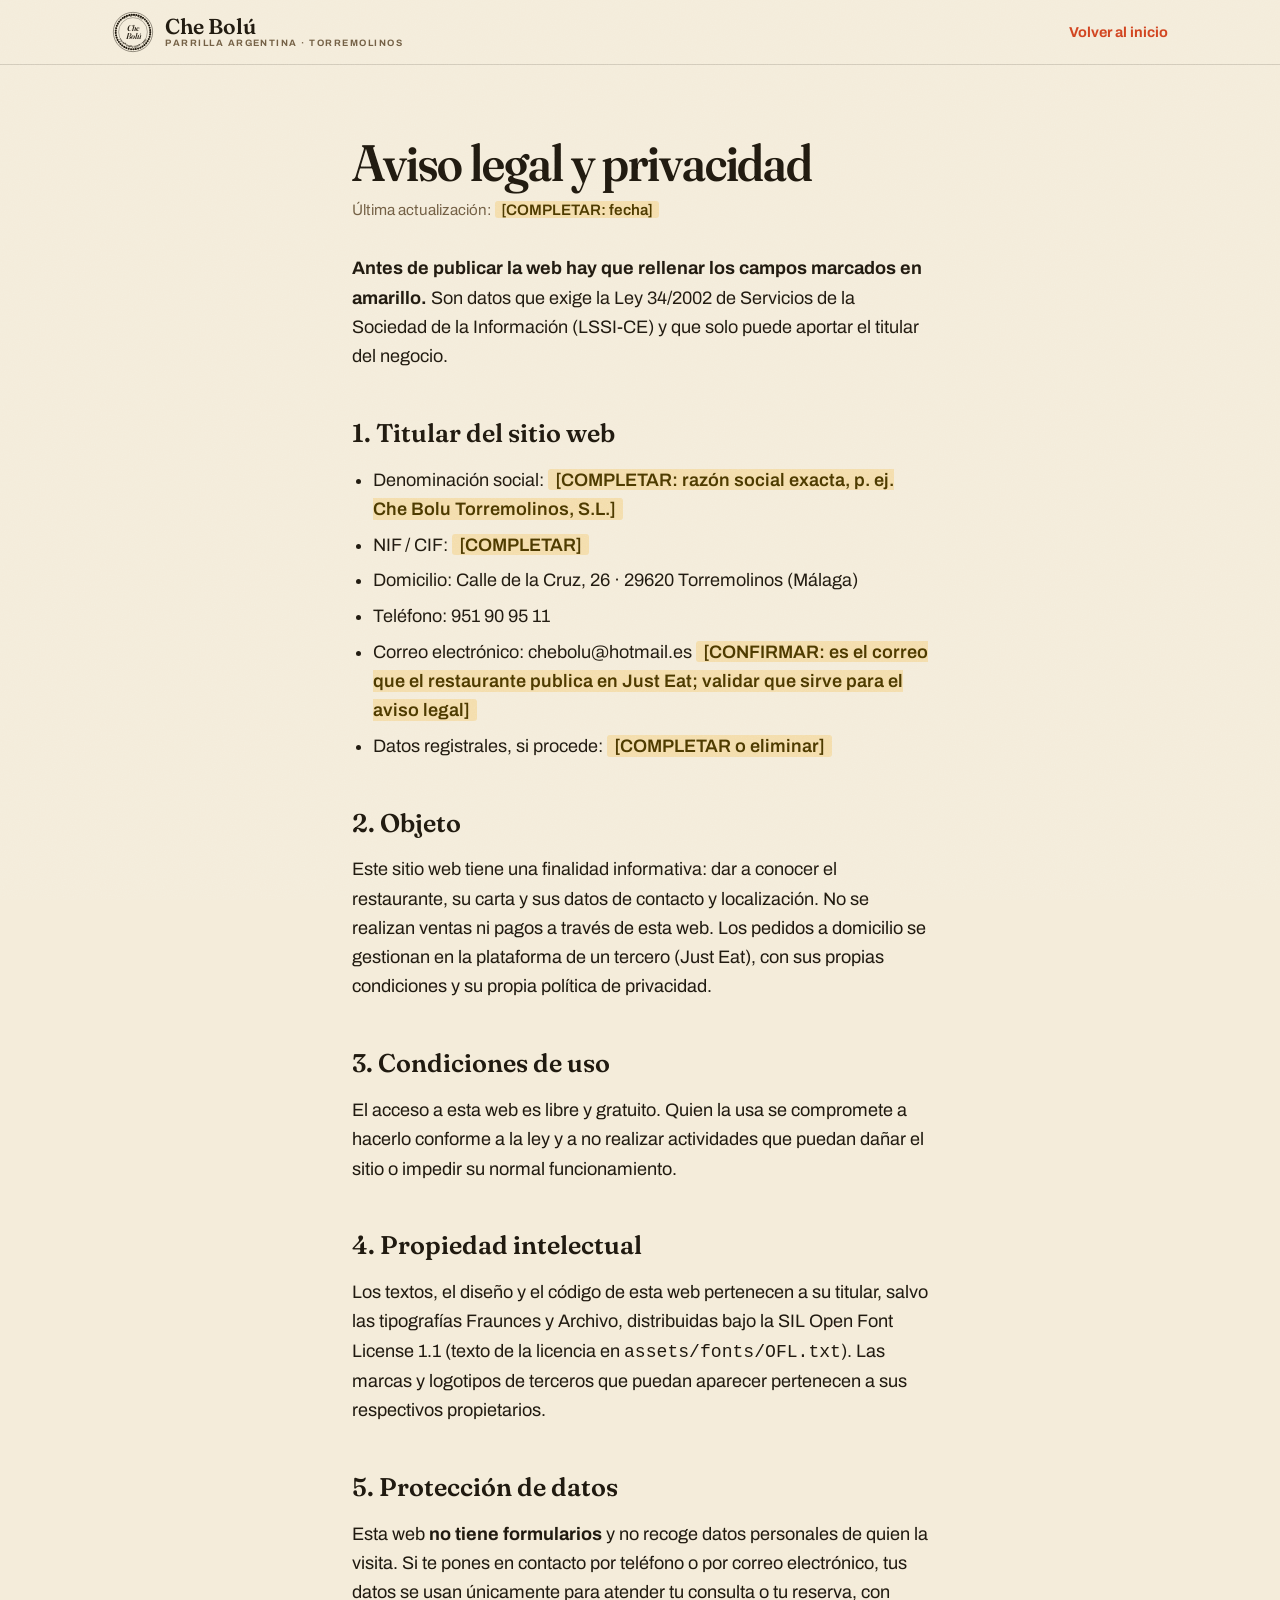
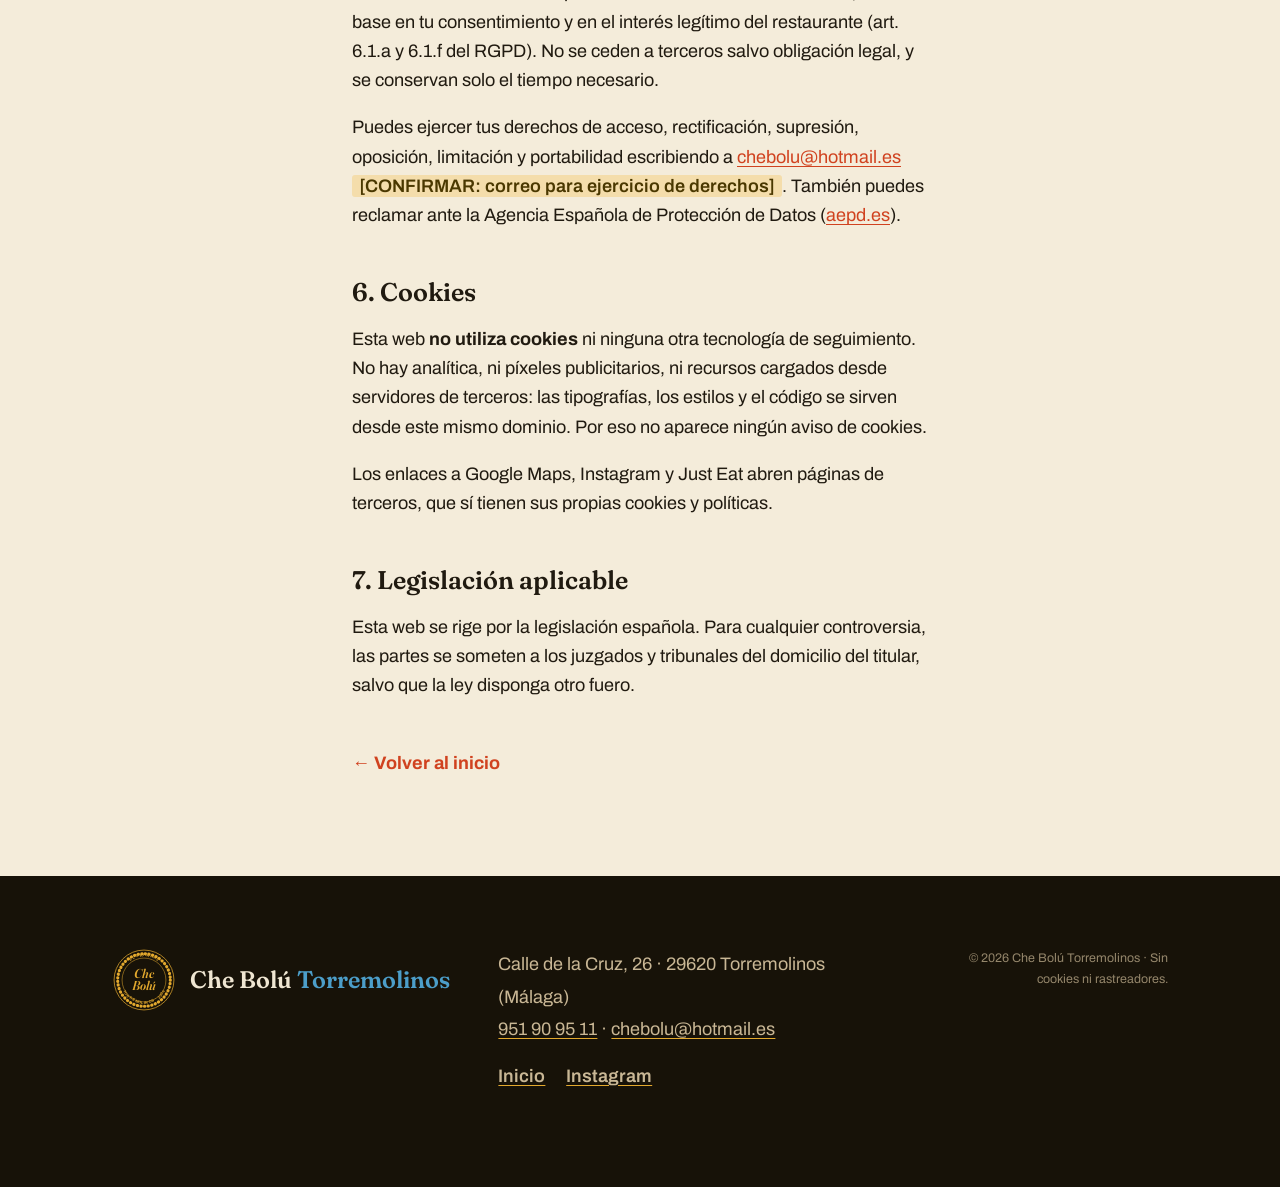
<file: che-bolu/aviso-legal.html>
<!doctype html>
<html lang="es">
<head>
<meta charset="utf-8">
<meta name="viewport" content="width=device-width, initial-scale=1">
<title>Aviso legal y privacidad · Che Bolú Torremolinos</title>
<meta name="description" content="Aviso legal, política de privacidad y de cookies de Che Bolú Torremolinos.">
<meta name="robots" content="noindex, follow">
<meta name="theme-color" content="#20180f">
<link rel="icon" href="assets/img/favicon.svg" type="image/svg+xml">
<link rel="stylesheet" href="assets/css/style.css">
</head>
<body>

<a class="skip" href="#contenido">Saltar al contenido</a>

<svg width="0" height="0" class="u-hide" aria-hidden="true" focusable="false"><defs>
  <path id="arc-t" fill="none" d="M16,62 A46,46 0 0 1 108,62"></path>
  <path id="arc-b" fill="none" d="M16,62 A46,46 0 0 0 108,62"></path>
</defs></svg>

<header class="site site--doc">
  <div class="site__in">
    <a class="marca" href="index.html" aria-label="Che Bolú Torremolinos, inicio">
      <span class="marca__sello">
        <svg class="sello" viewBox="0 0 124 124" aria-hidden="true" focusable="false">
          <circle cx="62" cy="62" r="58" fill="none" stroke="currentColor" stroke-width="1.4"></circle>
          <circle cx="62" cy="62" r="51" fill="none" stroke="currentColor" stroke-width="6" stroke-dasharray="0.5 6.6" stroke-linecap="round"></circle>
          <circle cx="62" cy="62" r="42.5" fill="none" stroke="currentColor" stroke-width="1"></circle>
          <text class="sello__arc" text-anchor="middle"><textPath href="#arc-t" startOffset="50%">El original</textPath></text>
          <text class="sello__arc" text-anchor="middle"><textPath href="#arc-b" startOffset="50%">Torremolinos · 2004</textPath></text>
          <text class="sello__wm" x="62" y="59" text-anchor="middle">Che</text>
          <text class="sello__wm" x="62" y="82" text-anchor="middle">Bolú</text>
        </svg>
      </span>
      <span class="marca__txt">
        <b>Che Bolú</b>
        <i>Parrilla argentina · Torremolinos</i>
      </span>
    </a>
    <a class="volver" href="index.html">Volver al inicio</a>
  </div>
</header>

<main class="doc" id="contenido">

  <h1>Aviso legal y privacidad</h1>
  <p class="doc__sub">Última actualización: <span class="todo">[COMPLETAR: fecha]</span></p>

  <p>
    <strong>Antes de publicar la web hay que rellenar los campos marcados en amarillo.</strong>
    Son datos que exige la Ley 34/2002 de Servicios de la Sociedad de la Información
    (LSSI-CE) y que solo puede aportar el titular del negocio.
  </p>

  <h2>1. Titular del sitio web</h2>
  <ul>
    <li>Denominación social: <span class="todo">[COMPLETAR: razón social exacta, p. ej. Che Bolu Torremolinos, S.L.]</span></li>
    <li>NIF / CIF: <span class="todo">[COMPLETAR]</span></li>
    <li>Domicilio: Calle de la Cruz, 26 · 29620 Torremolinos (Málaga)</li>
    <li>Teléfono: 951 90 95 11</li>
    <li>Correo electrónico: chebolu@hotmail.es <span class="todo">[CONFIRMAR: es el correo que el restaurante publica en Just Eat; validar que sirve para el aviso legal]</span></li>
    <li>Datos registrales, si procede: <span class="todo">[COMPLETAR o eliminar]</span></li>
  </ul>

  <h2>2. Objeto</h2>
  <p>
    Este sitio web tiene una finalidad informativa: dar a conocer el restaurante, su
    carta y sus datos de contacto y localización. No se realizan ventas ni pagos a
    través de esta web. Los pedidos a domicilio se gestionan en la plataforma de un
    tercero (Just Eat), con sus propias condiciones y su propia política de privacidad.
  </p>

  <h2>3. Condiciones de uso</h2>
  <p>
    El acceso a esta web es libre y gratuito. Quien la usa se compromete a hacerlo
    conforme a la ley y a no realizar actividades que puedan dañar el sitio o impedir
    su normal funcionamiento.
  </p>

  <h2>4. Propiedad intelectual</h2>
  <p>
    Los textos, el diseño y el código de esta web pertenecen a su titular, salvo las
    tipografías Fraunces y Archivo, distribuidas bajo la SIL Open Font License 1.1
    (texto de la licencia en <code>assets/fonts/OFL.txt</code>). Las marcas y
    logotipos de terceros que puedan aparecer pertenecen a sus respectivos propietarios.
  </p>

  <h2>5. Protección de datos</h2>
  <p>
    Esta web <strong>no tiene formularios</strong> y no recoge datos personales de
    quien la visita. Si te pones en contacto por teléfono o por correo electrónico,
    tus datos se usan únicamente para atender tu consulta o tu reserva, con base en
    tu consentimiento y en el interés legítimo del restaurante (art. 6.1.a y 6.1.f
    del RGPD). No se ceden a terceros salvo obligación legal, y se conservan solo el
    tiempo necesario.
  </p>
  <p>
    Puedes ejercer tus derechos de acceso, rectificación, supresión, oposición,
    limitación y portabilidad escribiendo a
    <a href="mailto:chebolu@hotmail.es">chebolu@hotmail.es</a>
    <span class="todo">[CONFIRMAR: correo para ejercicio de derechos]</span>.
    También puedes reclamar ante la Agencia Española de Protección de Datos
    (<a href="https://www.aepd.es" target="_blank" rel="noopener">aepd.es</a>).
  </p>

  <h2>6. Cookies</h2>
  <p>
    Esta web <strong>no utiliza cookies</strong> ni ninguna otra tecnología de
    seguimiento. No hay analítica, ni píxeles publicitarios, ni recursos cargados
    desde servidores de terceros: las tipografías, los estilos y el código se sirven
    desde este mismo dominio. Por eso no aparece ningún aviso de cookies.
  </p>
  <p>
    Los enlaces a Google Maps, Instagram y Just Eat abren páginas de terceros, que sí
    tienen sus propias cookies y políticas.
  </p>

  <h2>7. Legislación aplicable</h2>
  <p>
    Esta web se rige por la legislación española. Para cualquier controversia, las
    partes se someten a los juzgados y tribunales del domicilio del titular, salvo
    que la ley disponga otro fuero.
  </p>

  <p class="doc__volver"><a href="index.html">← Volver al inicio</a></p>
</main>

<footer class="pie">
  <div class="wrap pie__in">
    <div class="pie__marca">
      <svg class="sello" viewBox="0 0 124 124" aria-hidden="true" focusable="false">
        <circle cx="62" cy="62" r="58" fill="none" stroke="currentColor" stroke-width="1.4"></circle>
        <circle cx="62" cy="62" r="51" fill="none" stroke="currentColor" stroke-width="6" stroke-dasharray="0.5 6.6" stroke-linecap="round"></circle>
        <circle cx="62" cy="62" r="42.5" fill="none" stroke="currentColor" stroke-width="1"></circle>
        <text class="sello__arc" text-anchor="middle"><textPath href="#arc-t" startOffset="50%">El original</textPath></text>
        <text class="sello__arc" text-anchor="middle"><textPath href="#arc-b" startOffset="50%">Torremolinos · 2004</textPath></text>
        <text class="sello__wm" x="62" y="59" text-anchor="middle">Che</text>
        <text class="sello__wm" x="62" y="82" text-anchor="middle">Bolú</text>
      </svg>
      <p>Che Bolú <span>Torremolinos</span></p>
    </div>
    <div class="pie__col">
      <p>
        Calle de la Cruz, 26 · 29620 Torremolinos (Málaga)<br>
        <a href="tel:+34951909511">951 90 95 11</a> ·
        <a href="mailto:chebolu@hotmail.es">chebolu@hotmail.es</a>
      </p>
      <nav class="pie__nav" aria-label="Enlaces del pie">
        <a href="index.html">Inicio</a>
        <a href="https://www.instagram.com/chebolutorremolinos" target="_blank" rel="noopener">Instagram</a>
      </nav>
    </div>
    <p class="pie__nota">© <span id="anio">2026</span> Che Bolú Torremolinos · Sin cookies ni rastreadores.</p>
  </div>
</footer>

<script src="assets/js/main.js" defer></script>
</body>
</html>
</file>
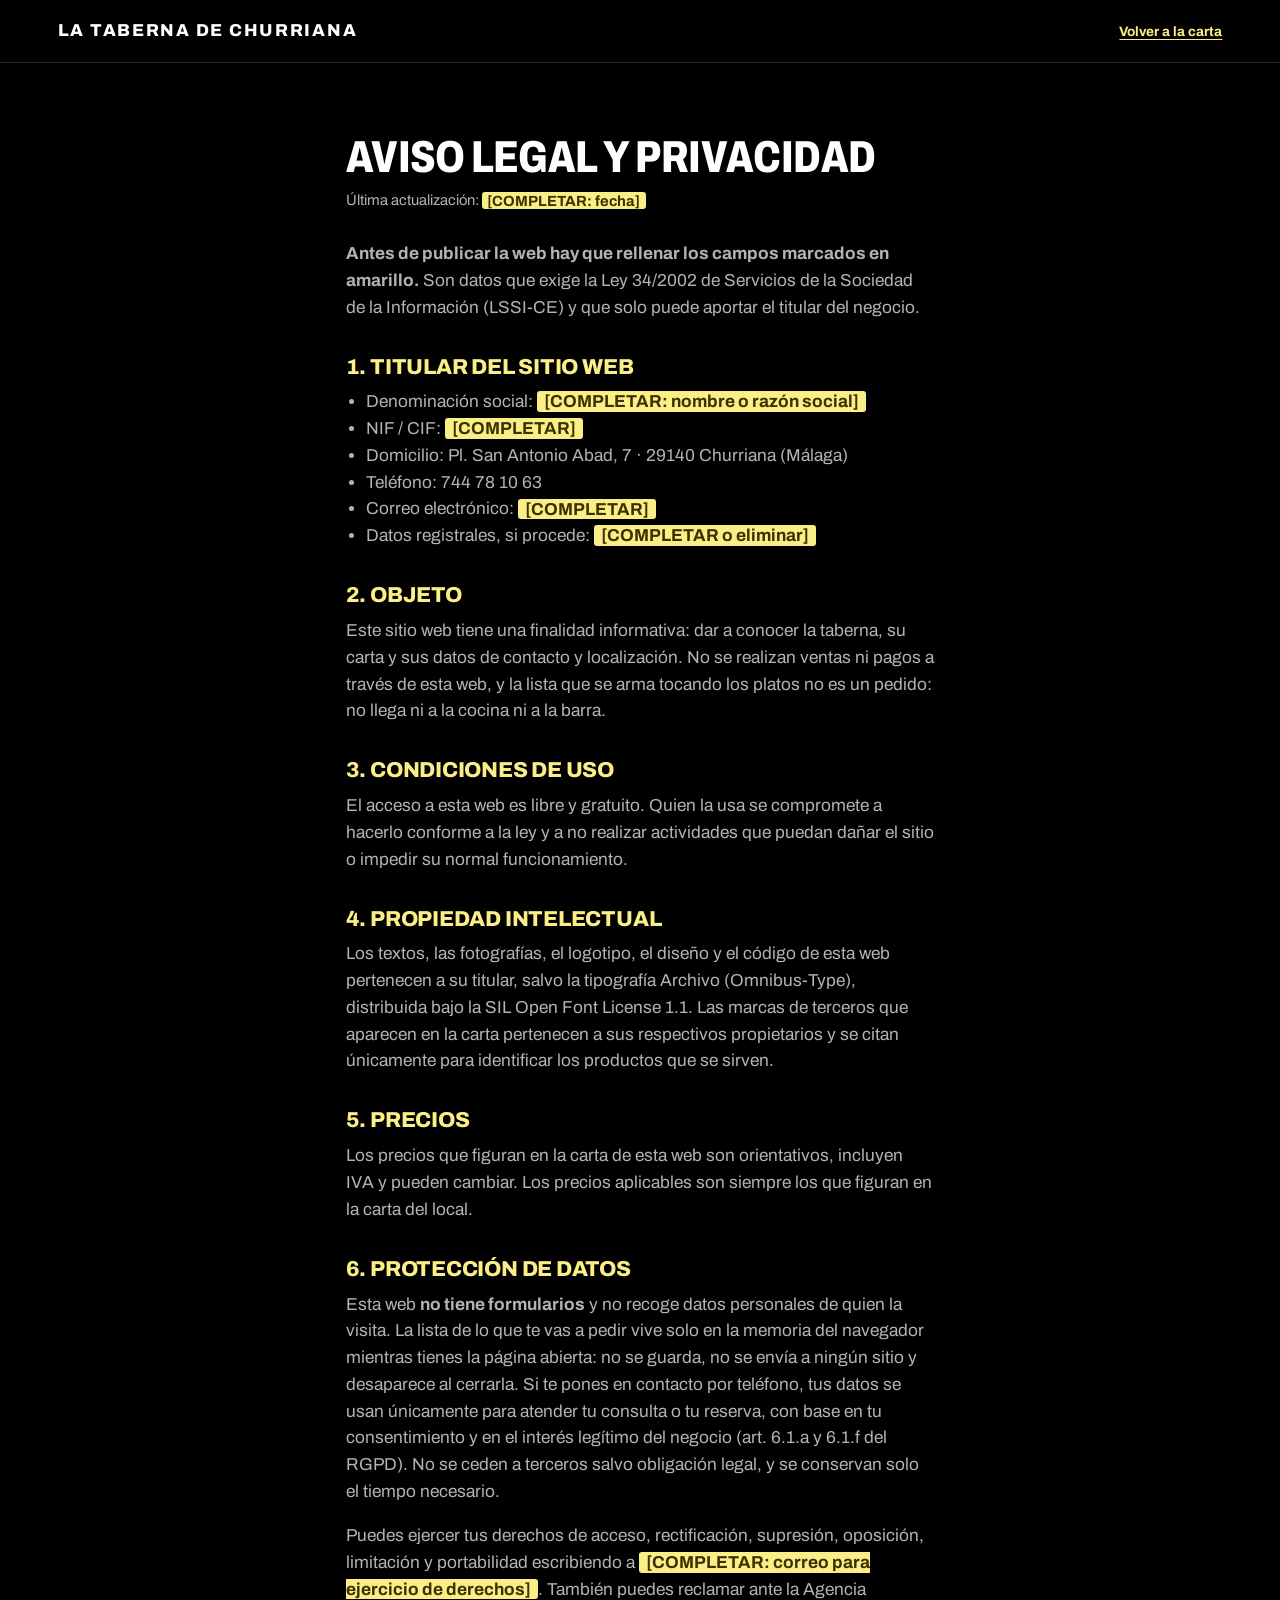
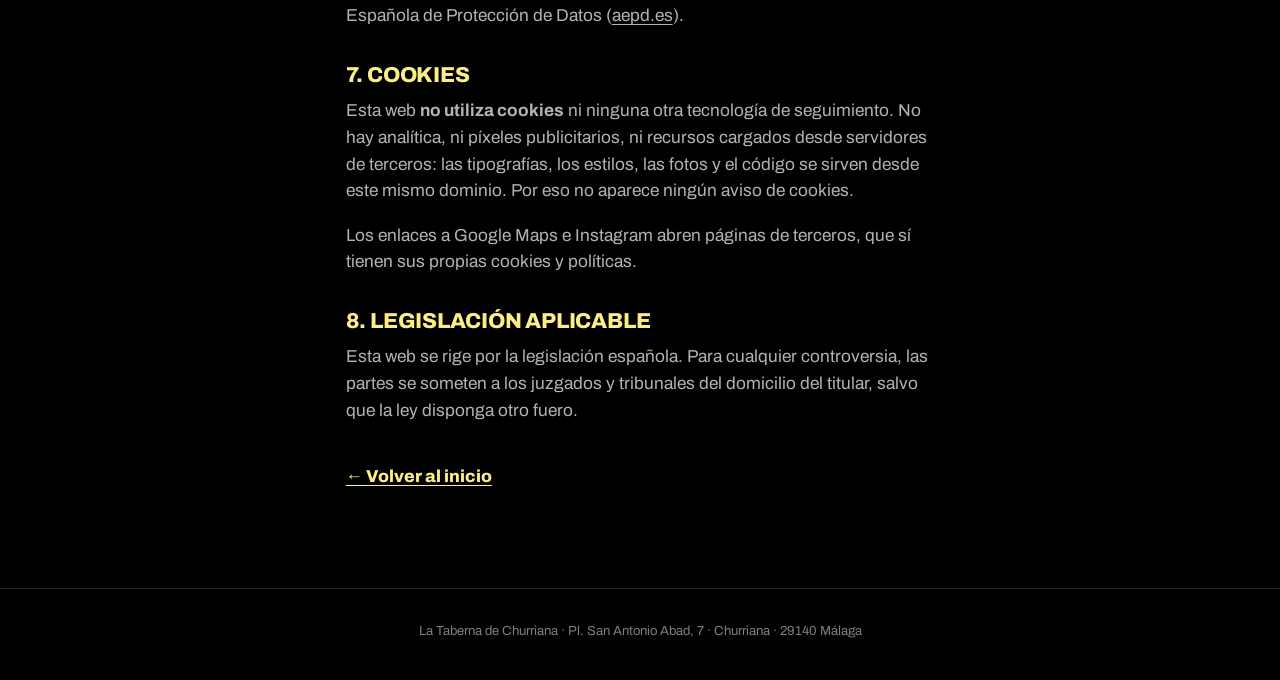
<file: churriana/aviso-legal.html>
<!doctype html>
<html lang="es">
<head>
<meta charset="utf-8">
<meta name="viewport" content="width=device-width, initial-scale=1">
<title>Aviso legal y privacidad · La Taberna de Churriana</title>
<meta name="description" content="Aviso legal, política de privacidad y de cookies de La Taberna de Churriana (Churriana, Málaga).">
<meta name="robots" content="noindex, follow">
<meta name="theme-color" content="#000000">
<link rel="icon" href="assets/img/icono-32.png" sizes="32x32" type="image/png">
<link rel="apple-touch-icon" href="assets/img/icono-180.png">
<link rel="stylesheet" href="assets/css/style.css?v=3004a391">
</head>
<body>

<a class="saltar" href="#contenido">Saltar al contenido</a>

<header class="doc-cab">
  <span class="doc-cab__nom">La Taberna de Churriana</span>
  <a href="index.html">Volver a la carta</a>
</header>

<main class="doc" id="contenido">

  <h1>Aviso legal y privacidad</h1>
  <p class="doc__sub">Última actualización: <span class="todo">[COMPLETAR: fecha]</span></p>

  <p>
    <strong>Antes de publicar la web hay que rellenar los campos marcados en amarillo.</strong>
    Son datos que exige la Ley 34/2002 de Servicios de la Sociedad de la Información
    (LSSI-CE) y que solo puede aportar el titular del negocio.
  </p>

  <h2>1. Titular del sitio web</h2>
  <ul>
    <li>Denominación social: <span class="todo">[COMPLETAR: nombre o razón social]</span></li>
    <li>NIF / CIF: <span class="todo">[COMPLETAR]</span></li>
    <li>Domicilio: Pl. San Antonio Abad, 7 · 29140 Churriana (Málaga)</li>
    <li>Teléfono: 744 78 10 63</li>
    <li>Correo electrónico: <span class="todo">[COMPLETAR]</span></li>
    <li>Datos registrales, si procede: <span class="todo">[COMPLETAR o eliminar]</span></li>
  </ul>

  <h2>2. Objeto</h2>
  <p>
    Este sitio web tiene una finalidad informativa: dar a conocer la taberna, su
    carta y sus datos de contacto y localización. No se realizan ventas ni pagos
    a través de esta web, y la lista que se arma tocando los platos no es un
    pedido: no llega ni a la cocina ni a la barra.
  </p>

  <h2>3. Condiciones de uso</h2>
  <p>
    El acceso a esta web es libre y gratuito. Quien la usa se compromete a hacerlo
    conforme a la ley y a no realizar actividades que puedan dañar el sitio o
    impedir su normal funcionamiento.
  </p>

  <h2>4. Propiedad intelectual</h2>
  <p>
    Los textos, las fotografías, el logotipo, el diseño y el código de esta web
    pertenecen a su titular, salvo la tipografía Archivo (Omnibus-Type),
    distribuida bajo la SIL Open Font License 1.1. Las marcas de terceros que
    aparecen en la carta pertenecen a sus respectivos propietarios y se citan
    únicamente para identificar los productos que se sirven.
  </p>

  <h2>5. Precios</h2>
  <p>
    Los precios que figuran en la carta de esta web son orientativos, incluyen
    IVA y pueden cambiar. Los precios aplicables son siempre los que figuran en
    la carta del local.
  </p>

  <h2>6. Protección de datos</h2>
  <p>
    Esta web <strong>no tiene formularios</strong> y no recoge datos personales de
    quien la visita. La lista de lo que te vas a pedir vive solo en la memoria del
    navegador mientras tienes la página abierta: no se guarda, no se envía a
    ningún sitio y desaparece al cerrarla. Si te pones en contacto por teléfono,
    tus datos se usan únicamente para atender tu consulta o tu reserva, con base
    en tu consentimiento y en el interés legítimo del negocio (art. 6.1.a y 6.1.f
    del RGPD). No se ceden a terceros salvo obligación legal, y se conservan solo
    el tiempo necesario.
  </p>
  <p>
    Puedes ejercer tus derechos de acceso, rectificación, supresión, oposición,
    limitación y portabilidad escribiendo a
    <span class="todo">[COMPLETAR: correo para ejercicio de derechos]</span>.
    También puedes reclamar ante la Agencia Española de Protección de Datos
    (<a href="https://www.aepd.es" target="_blank" rel="noopener">aepd.es</a>).
  </p>

  <h2>7. Cookies</h2>
  <p>
    Esta web <strong>no utiliza cookies</strong> ni ninguna otra tecnología de
    seguimiento. No hay analítica, ni píxeles publicitarios, ni recursos cargados
    desde servidores de terceros: las tipografías, los estilos, las fotos y el
    código se sirven desde este mismo dominio. Por eso no aparece ningún aviso de
    cookies.
  </p>
  <p>
    Los enlaces a Google Maps e Instagram abren páginas de terceros, que sí tienen
    sus propias cookies y políticas.
  </p>

  <h2>8. Legislación aplicable</h2>
  <p>
    Esta web se rige por la legislación española. Para cualquier controversia, las
    partes se someten a los juzgados y tribunales del domicilio del titular, salvo
    que la ley disponga otro fuero.
  </p>

  <p class="doc__volver"><a href="index.html">← Volver al inicio</a></p>
</main>

<footer class="pie">
  <p>La Taberna de Churriana · Pl. San Antonio Abad, 7 · Churriana · 29140 Málaga</p>
</footer>

</body>
</html>
</file>
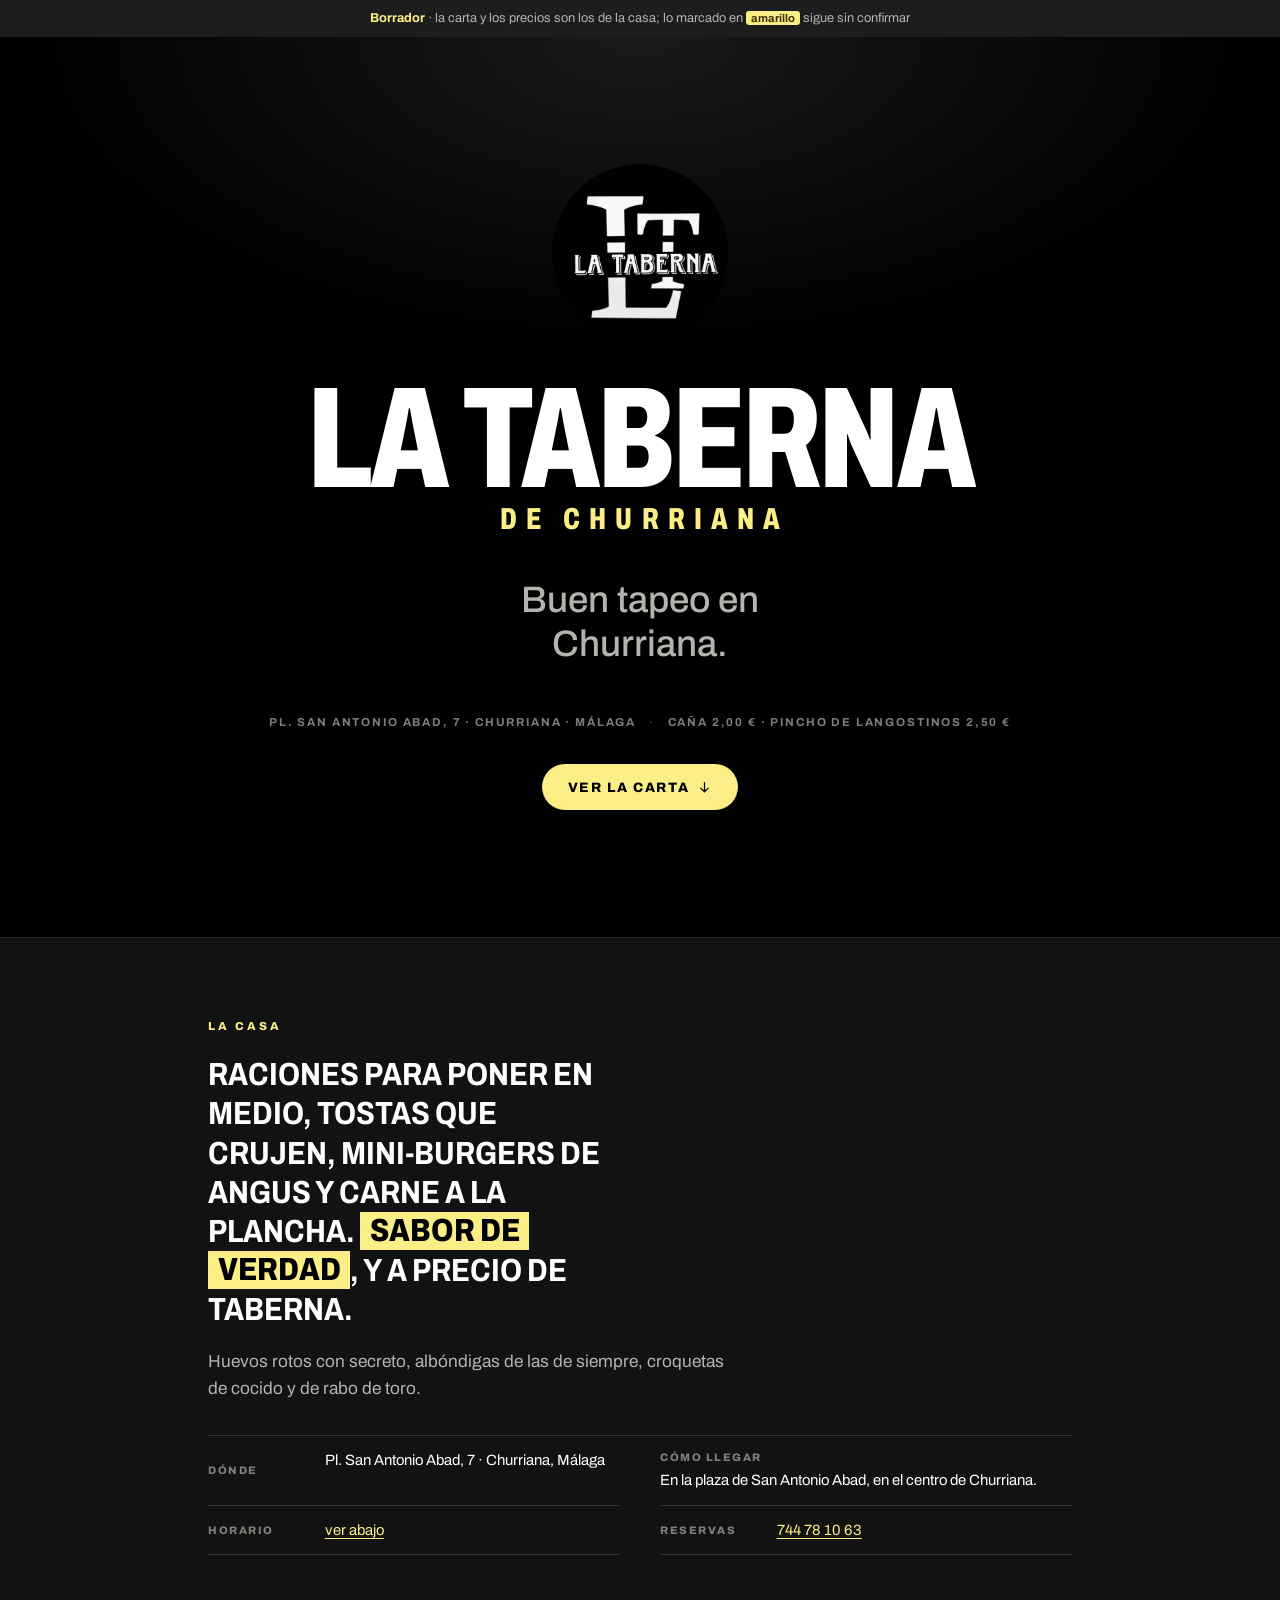
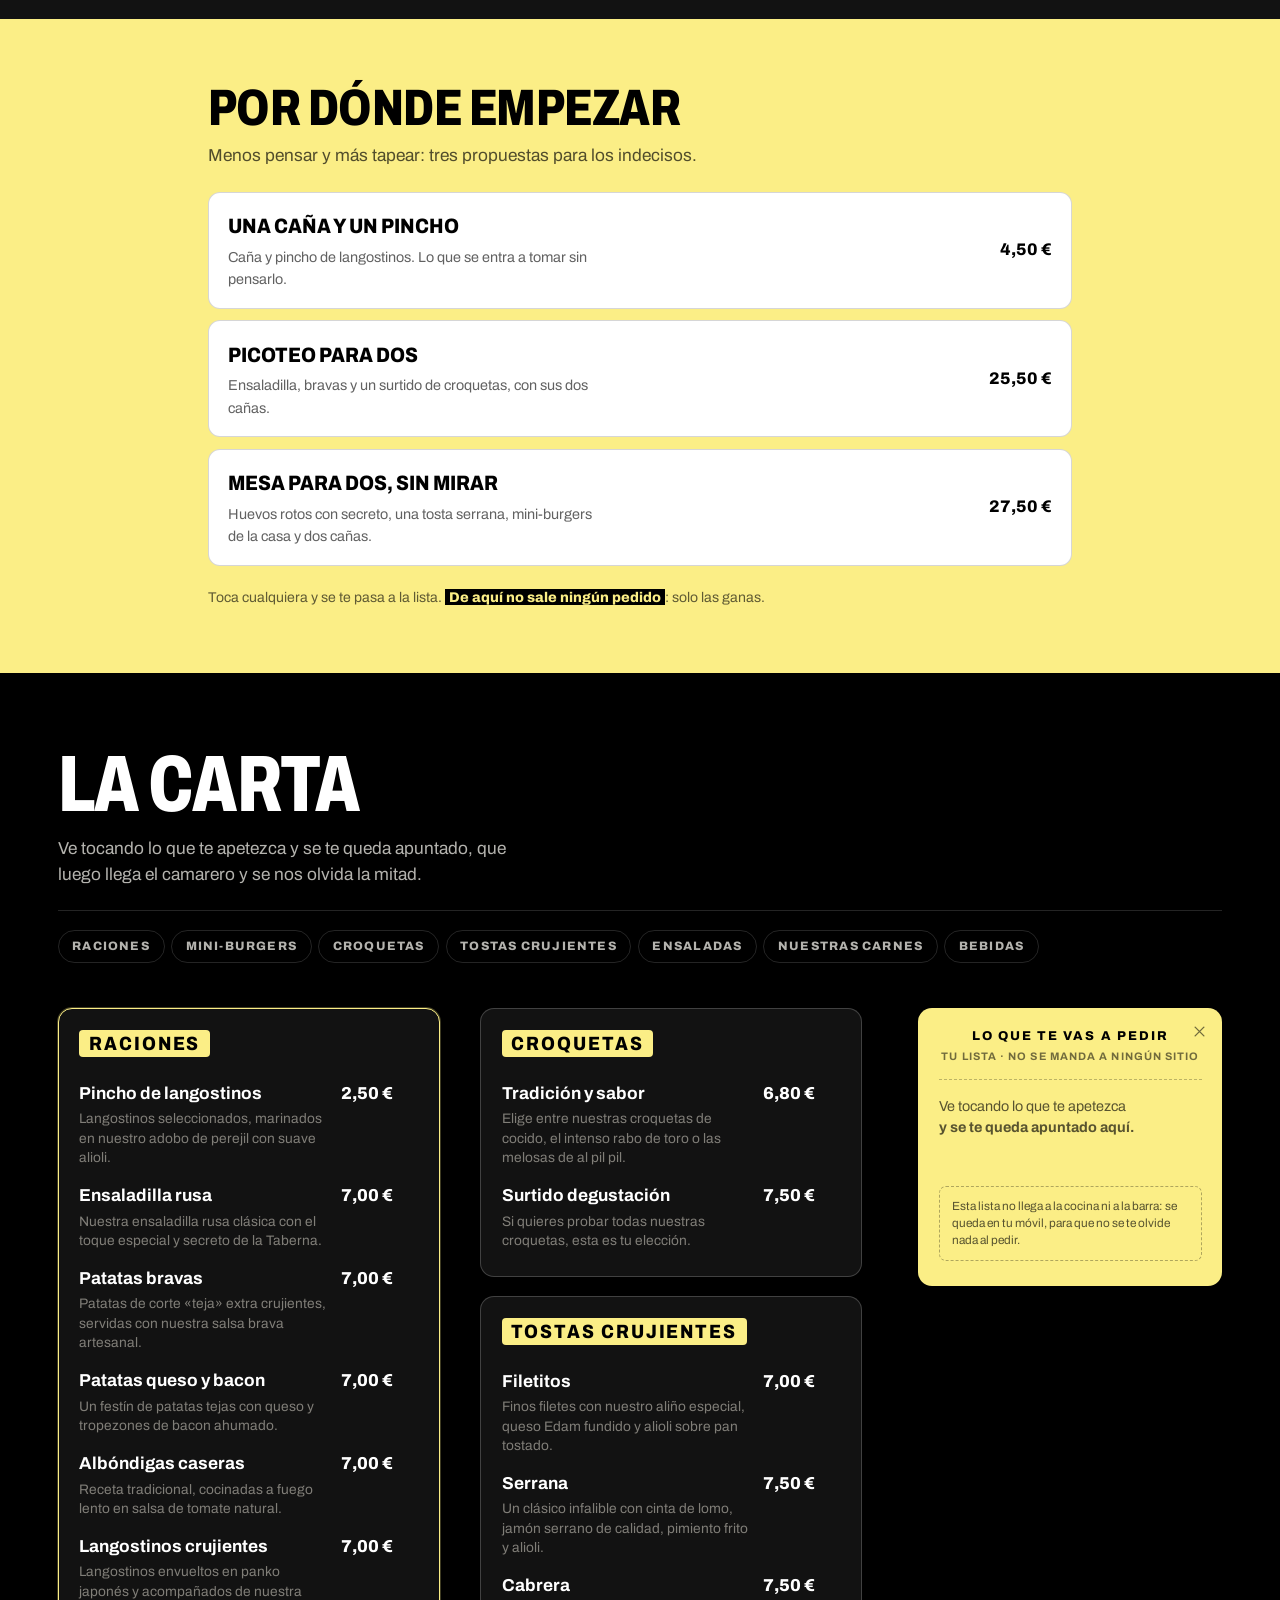
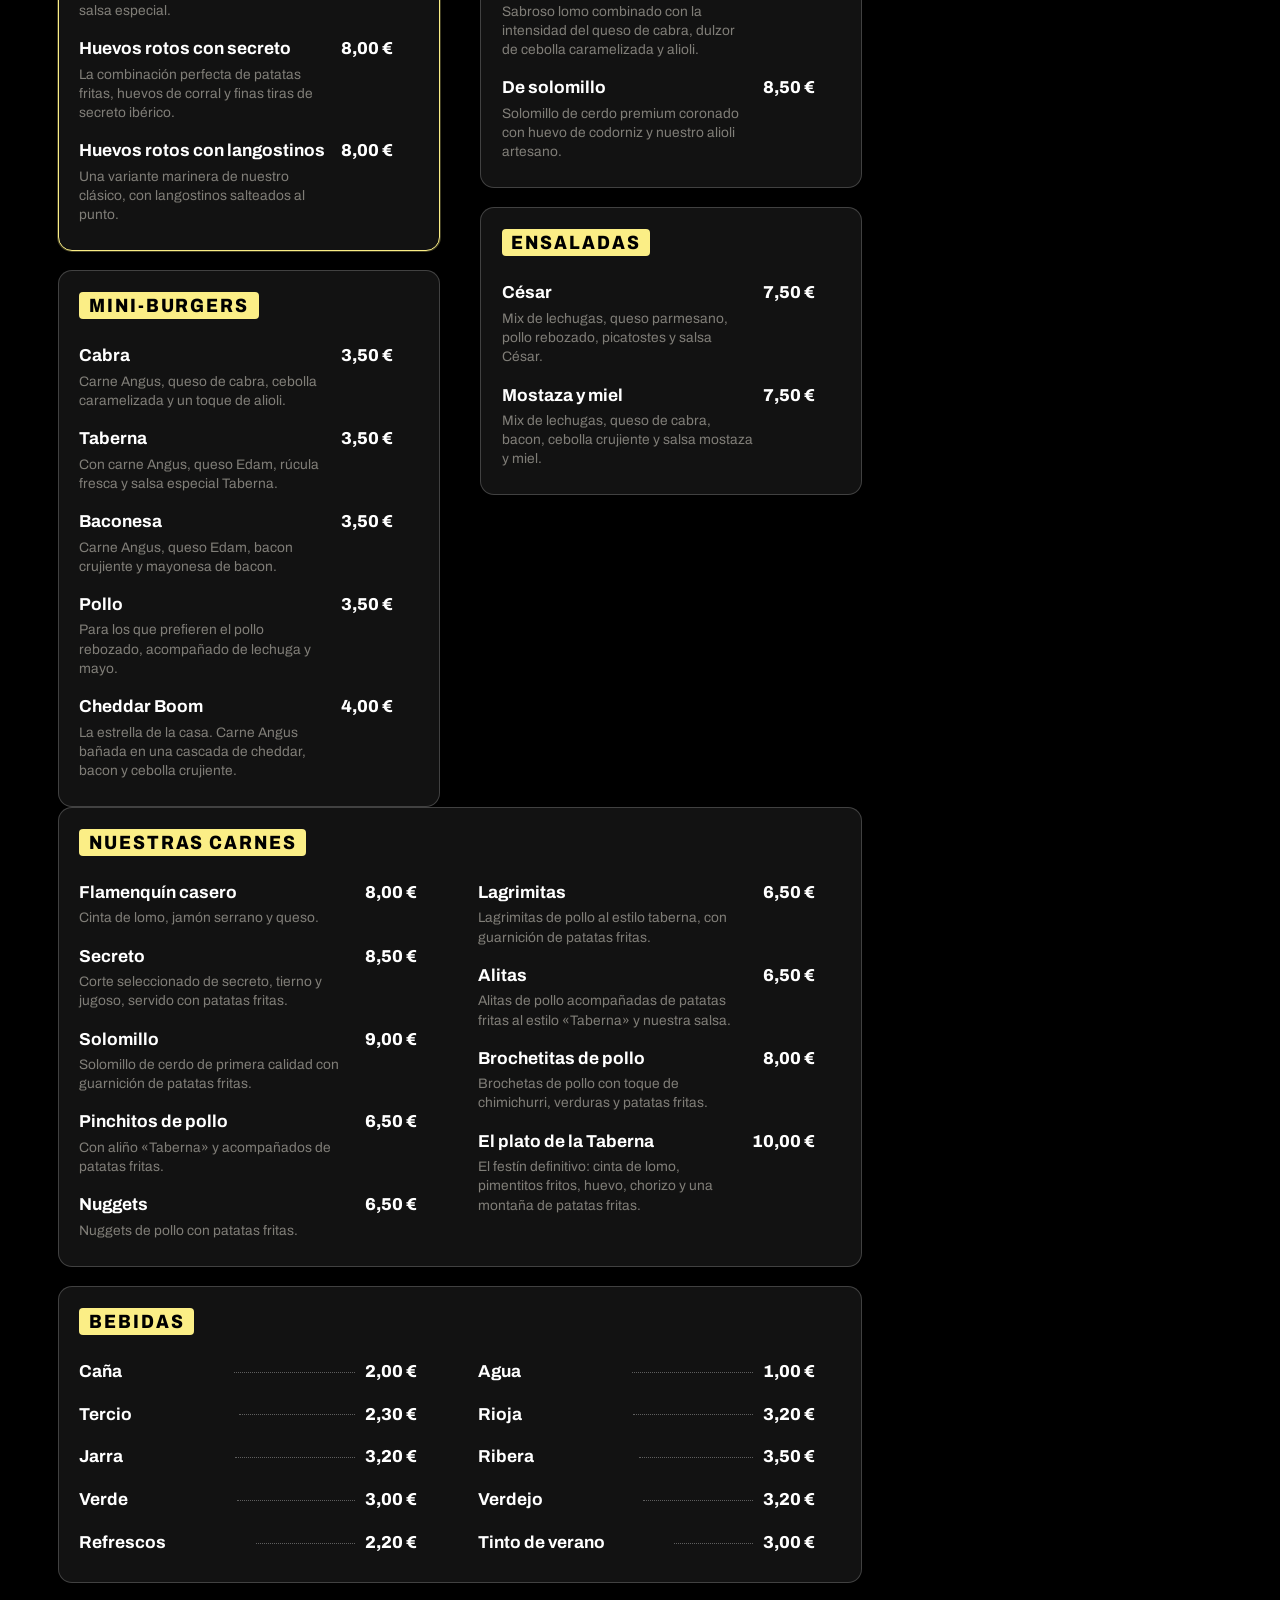
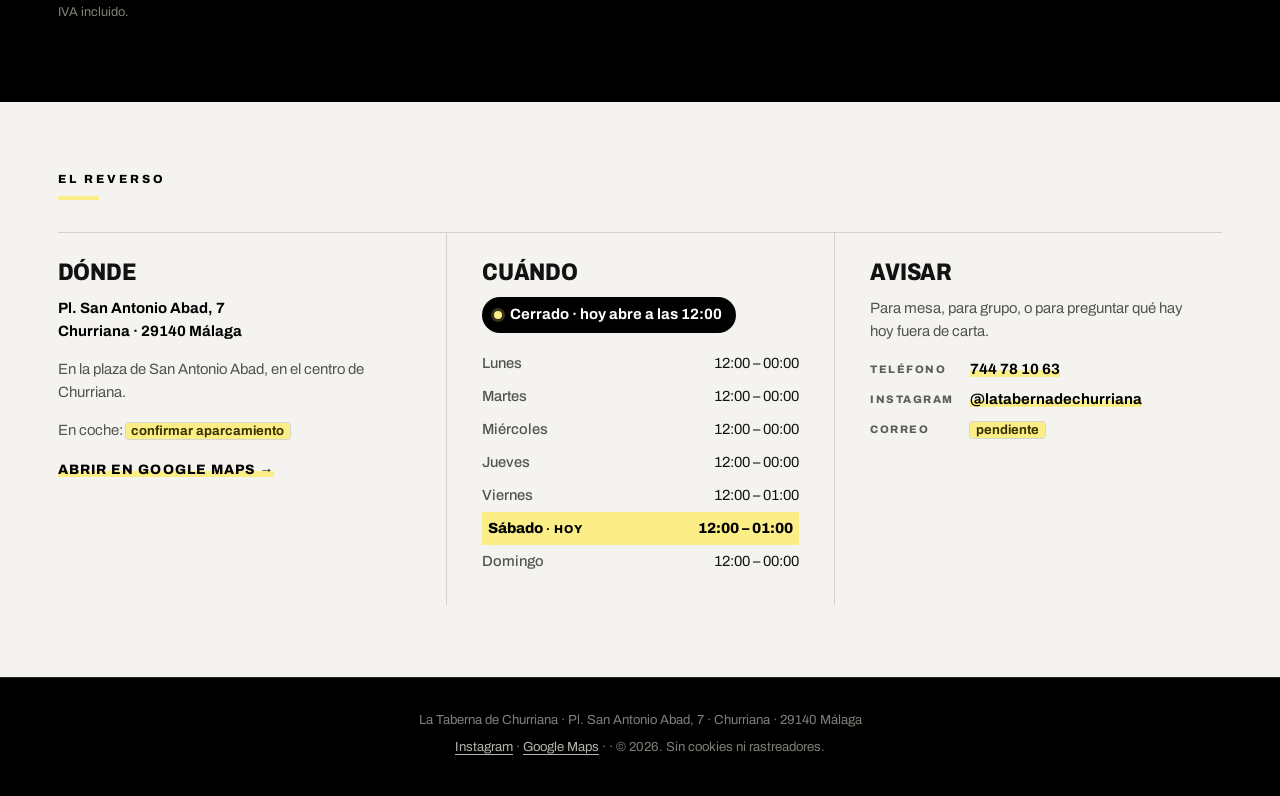
<file: churriana/churriana-una-sola-pagina.html>
<!doctype html>
<html lang="es">
<head>
<meta charset="utf-8">
<meta name="viewport" content="width=device-width, initial-scale=1">
<title>La Taberna de Churriana — La carta, en Churriana (Málaga)</title>
<meta name="description" content="La Taberna de Churriana, en la plaza de San Antonio Abad. Raciones para compartir, tostas crujientes, mini-burgers de Angus, croquetas y carnes a la plancha. Pl. San Antonio Abad, 7, Churriana.">

<!-- GENERADO. No editar a mano: esta página la monta
     herramientas/render-churriana.js a partir de datos/contenido.json.
     Para cambiar textos, platos, precios o fotos: /admin/ -->

<link rel="canonical" href="https://gaepmalaga.github.io/webtaller/churriana/">
<!-- Mientras sea un borrador no se indexa. Se quita solo al poner "borrador": false. -->
<meta name="robots" content="noindex, follow">

<meta property="og:type" content="restaurant">
<meta property="og:locale" content="es_ES">
<meta property="og:site_name" content="La Taberna de Churriana">
<meta property="og:title" content="La Taberna de Churriana — Churriana, Málaga">
<meta property="og:description" content="Buen tapeo en Churriana.">
<meta property="og:url" content="https://gaepmalaga.github.io/webtaller/churriana/">
<meta property="og:image" content="https://gaepmalaga.github.io/webtaller/churriana/assets/img/og.png">
<meta property="og:image:width" content="1200">
<meta property="og:image:height" content="630">
<meta name="twitter:card" content="summary_large_image">
<meta name="theme-color" content="#000000">

<link rel="icon" href="[data-uri]" sizes="32x32" type="image/png">
<link rel="apple-touch-icon" href="[data-uri]">
<style>
/* ==========================================================================
   La Taberna de Churriana — hoja de estilo única.
   Sin frameworks, sin build, sin peticiones a terceros.

   Los colores son los suyos, sacados de su Instagram: negro, amarillo y
   blanco. Tipografía Archivo (SIL Open Font License), servida desde aquí.
   ========================================================================== */

@font-face {
  font-family: 'Archivo';
  font-style: normal; font-weight: 400 800; font-stretch: 62% 125%;
  font-display: swap;
  src: url([data-uri]) format('woff2');
  unicode-range: U+0000-00FF, U+0131, U+0152-0153, U+02BB-02BC, U+02C6, U+02DA,
                 U+02DC, U+0304, U+0308, U+0329, U+2000-206F, U+20AC, U+2122,
                 U+2191, U+2193, U+2212, U+2215, U+FEFF, U+FFFD;
}

:root {
  --negro:   #000000;
  --negro-2: #121212;   /* las tarjetas */
  --negro-3: #1d1d1d;   /* los realces */
  --humo:    #2a2a2a;

  --blanco:  #ffffff;
  --gris:    #b4b3ae;
  --gris-2:  #807e78;

  --amarillo: #fbee86;  /* el de sus publicaciones */
  --amarillo-o: #d9cb5c;

  --linea:   rgba(255,255,255,.14);
  --linea-2: rgba(255,255,255,.08);

  --pad: clamp(1.15rem, 4.5vw, 4rem);
  --max: 76rem;
  --f: 'Archivo', -apple-system, BlinkMacSystemFont, 'Segoe UI', Arial, sans-serif;
}

*, *::before, *::after { box-sizing: border-box; }
html { -webkit-text-size-adjust: 100%; scroll-behavior: smooth; }
@media (prefers-reduced-motion: reduce) { html { scroll-behavior: auto; } }

body {
  margin: 0; background: var(--negro); color: var(--blanco);
  font-family: var(--f);
  font-size: clamp(1rem, 0.95rem + 0.25vw, 1.08rem); line-height: 1.55;
  -webkit-font-smoothing: antialiased;
  overflow-x: clip;
}
h1, h2, h3 { margin: 0; line-height: 1; font-weight: 800; letter-spacing: -0.01em; }
p { margin: 0 0 1em; }
ul, ol, dl, dd { margin: 0; padding: 0; list-style: none; }
img, svg { max-width: 100%; }
table { border-collapse: collapse; width: 100%; }
a { color: inherit; text-underline-offset: 0.2em; }
[hidden] { display: none !important; }
:focus-visible { outline: 3px solid var(--amarillo); outline-offset: 3px; border-radius: 2px; }

.vh { position: absolute; width: 1px; height: 1px; padding: 0; margin: -1px; overflow: hidden; clip-path: inset(50%); white-space: nowrap; border: 0; }
.saltar { position: absolute; left: -9999px; top: 0; z-index: 99; background: var(--amarillo); color: #000; padding: 0.75rem 1.25rem; font-weight: 800; }
.saltar:focus { left: 0; }

/* El marcador amarillo de sus publicaciones, hecho con un fondo. */
.marcado, .intro__txt b, .cuanto__pie b, .carta__modo b {
  background: var(--amarillo); color: #000;
  padding: 0.04em 0.3em; font-weight: 800;
  box-decoration-break: clone; -webkit-box-decoration-break: clone;
}

.falta {
  background: var(--amarillo); color: #3a3200;
  box-shadow: 0 0 0 1px rgba(0,0,0,.12);
  padding: 0.08em 0.45em; border-radius: 3px;
  font-weight: 700; font-size: 0.88em; white-space: nowrap;
}
.aviso {
  margin: 0; padding: 0.55rem var(--pad);
  background: var(--negro-3); color: var(--gris);
  font-size: 0.8rem; text-align: center;
}
.aviso b { color: var(--amarillo); }

/* ================================================================== TAPA == */
.tapa {
  min-height: 100svh; display: grid; place-content: center;
  padding: clamp(2rem, 8vw, 5rem) var(--pad);
  text-align: center;
  background:
    radial-gradient(70% 50% at 50% 0%, #1a1a1a 0%, transparent 70%),
    var(--negro);
}
.tapa__lt { display: block; width: clamp(6rem, 22vw, 11rem); height: auto; margin: 0 auto clamp(1.4rem, 4vw, 2.2rem); }

.tapa__h1 { display: grid; gap: 0.1rem; }
.tapa__a {
  font-size: clamp(3.2rem, 14vw, 9rem); font-weight: 800;
  font-stretch: 70%; text-transform: uppercase;
  line-height: 0.88; letter-spacing: -0.02em;
}
.tapa__b {
  font-size: clamp(0.95rem, 3.4vw, 1.9rem); font-weight: 800;
  font-stretch: 70%; text-transform: uppercase;
  letter-spacing: 0.3em; color: var(--amarillo); padding-left: 0.3em;
}

.tapa__lema {
  margin: clamp(1.8rem, 5vw, 2.8rem) auto 0; max-width: 18ch;
  font-size: clamp(1.3rem, 4.4vw, 2.3rem); font-weight: 500;
  line-height: 1.18; color: var(--gris);
}

.tapa__pie {
  margin: clamp(2rem, 6vw, 3rem) 0 0;
  display: flex; flex-wrap: wrap; justify-content: center; gap: 0.3rem 0.8rem;
  font-size: 0.72rem; font-weight: 700; letter-spacing: 0.16em;
  text-transform: uppercase; color: var(--gris-2);
}
.tapa__sep { opacity: .5; }
/* En pantalla estrecha las dos líneas se parten solas y el punto de en medio
   se queda huérfano al principio del renglón. Mejor una debajo de otra. */
@media (max-width: 32rem) {
  .tapa__pie { flex-direction: column; gap: 0.35rem; }
  .tapa__sep { display: none; }
}

.tapa__abrir {
  display: inline-flex; align-items: center; gap: 0.5rem; margin-top: 2rem;
  padding: 0.8rem 1.6rem; border-radius: 99px;
  background: var(--amarillo); color: #000;
  font-size: 0.85rem; font-weight: 800; letter-spacing: 0.12em;
  text-transform: uppercase; text-decoration: none;
  transition: transform .14s ease;
}
.tapa__abrir:hover { transform: translateY(-2px); }
.tapa__abrir svg { animation: baja 2.4s ease-in-out infinite; }
@keyframes baja { 0%,100% { transform: translateY(0); } 50% { transform: translateY(3px); } }
@media (prefers-reduced-motion: reduce) { .tapa__abrir svg, .tapa__abrir { animation: none; transition: none; } }

/* ================================================================= INTRO == */
.intro {
  background: var(--negro-2); border-top: 1px solid var(--linea-2);
  padding: clamp(3rem, 8vw, 5rem) var(--pad) clamp(3rem, 7vw, 4rem);
}
.intro__in { max-width: 54rem; margin: 0 auto; }
.intro__sobre {
  font-size: 0.72rem; font-weight: 800; letter-spacing: 0.26em;
  text-transform: uppercase; color: var(--amarillo); margin-bottom: 1.2rem;
}
.intro__txt {
  font-size: clamp(1.3rem, 3.6vw, 2rem); font-weight: 700;
  line-height: 1.22; max-width: 24ch; margin-bottom: 1.3rem;
  text-transform: uppercase; font-stretch: 85%;
}
.intro__txt2 { max-width: 52ch; color: var(--gris); margin-bottom: 2rem; }

.intro__datos { display: grid; border-top: 1px solid var(--linea); font-size: 0.93rem; }
@media (min-width: 46rem) { .intro__datos { grid-template-columns: repeat(2, 1fr); column-gap: 2.5rem; } }
.intro__datos li {
  display: flex; flex-wrap: wrap; gap: 0.2rem 0.8rem;
  padding: 0.8rem 0; border-bottom: 1px solid var(--linea);
}
.intro__datos b {
  flex: none; min-width: 6.5rem;
  font-size: 0.68rem; font-weight: 800; letter-spacing: 0.14em;
  text-transform: uppercase; color: var(--gris-2); align-self: center;
}
.intro__datos a { color: var(--amarillo); }

/* ================================================================ CUÁNTO ==
   Las propuestas van en amarillo, del derecho. Es lo único de la página que
   se lee en negro sobre claro, y por eso no se confunde ni con la carta ni
   con la presentación: se ve que es otra cosa de un vistazo. */
.cuanto {
  background: var(--amarillo); color: #000;
  padding: clamp(2.5rem, 7vw, 4rem) var(--pad) clamp(2.8rem, 7vw, 4rem);
}
.cuanto__cab { max-width: 54rem; margin: 0 auto 1.4rem; }
.cuanto__t {
  font-size: clamp(1.9rem, 6vw, 3.2rem); text-transform: uppercase; font-stretch: 78%;
}
.cuanto__s { margin: 0.5rem 0 0; color: rgba(0,0,0,.68); max-width: 50ch; }

.escenas { max-width: 54rem; margin: 0 auto; display: grid; gap: 0.7rem; }
.esc {
  display: grid; grid-template-columns: 1fr auto; align-items: center;
  gap: 0.2rem 1.5rem; width: 100%; padding: 1.1rem 1.2rem;
  font: inherit; color: inherit; text-align: left; cursor: pointer;
  background: #fff; border: 1px solid rgba(0,0,0,.16); border-radius: 12px;
  transition: background .15s ease, border-color .15s ease, transform .12s ease;
}
.esc:hover { border-color: #000; transform: translateY(-2px); box-shadow: 0 10px 24px -14px rgba(0,0,0,.6); }
@media (prefers-reduced-motion: reduce) { .esc { transition: none; } .esc:hover { transform: none; } }
.esc__n { font-size: clamp(1.05rem, 3vw, 1.3rem); font-weight: 800; text-transform: uppercase; font-stretch: 88%; }
.esc__d { grid-column: 1; max-width: 46ch; font-size: 0.9rem; color: rgba(0,0,0,.62); }
.esc__t {
  grid-row: 1 / 3; grid-column: 2; align-self: center;
  font-weight: 800; font-size: 1.05rem; font-variant-numeric: tabular-nums;
  white-space: nowrap; color: #000;
}
.cuanto__pie { max-width: 54rem; margin: 1.3rem auto 0; font-size: 0.88rem; color: rgba(0,0,0,.62); }
/* Sobre amarillo, el marcador amarillo no marca nada: aquí va al revés. */
.cuanto__pie b { background: #000; color: var(--amarillo); }

/* ================================================================= CARTA == */
.carta { padding: clamp(2.5rem, 7vw, 4.5rem) var(--pad) clamp(3rem, 7vw, 5rem); }
.carta__cab { max-width: var(--max); margin: 0 auto clamp(1.8rem, 5vw, 2.8rem); }
.carta__t { font-size: clamp(2.4rem, 9vw, 5rem); text-transform: uppercase; font-stretch: 72%; margin-bottom: 0.7rem; }
.carta__modo { max-width: 48ch; color: var(--gris); margin-bottom: 1.3rem; }

.indice { display: flex; flex-wrap: wrap; gap: 0.4rem; padding-top: 1.2rem; border-top: 1px solid var(--linea); }
.indice a {
  padding: 0.38rem 0.85rem; border-radius: 99px;
  font-size: 0.76rem; font-weight: 800; letter-spacing: 0.1em; text-transform: uppercase;
  text-decoration: none; color: var(--gris);
  border: 1px solid var(--linea);
  transition: background .14s ease, color .14s ease, border-color .14s ease;
}
.indice a:hover { background: var(--amarillo); color: #000; border-color: var(--amarillo); }

.carta__cuerpo { max-width: var(--max); margin: 0 auto; display: grid; gap: 2.5rem; }
@media (min-width: 72rem) {
  .carta__cuerpo { grid-template-columns: minmax(0, 1fr) 19rem; gap: 3.5rem; align-items: start; }
}

.carta__cols { columns: 1; column-gap: 2.5rem; }
@media (min-width: 52rem) { .carta__cols { columns: 2; } }

.grupo {
  break-inside: avoid; margin: 0 0 1.2rem;
  padding: 1.3rem 1.3rem 1.1rem;
  background: var(--negro-2); border: 1px solid rgba(255,255,255,.2); border-radius: 14px;
  scroll-margin-top: 1.2rem;
}
.grupo--destacado { border-color: var(--amarillo); box-shadow: 0 0 0 1px rgba(251,238,134,.25); }
.grupo--ancho { column-span: all; }

.grupo__t {
  display: inline-block;
  font-size: clamp(1rem, 2.8vw, 1.2rem); font-weight: 800;
  letter-spacing: 0.1em; text-transform: uppercase; font-stretch: 88%;
  background: var(--amarillo); color: #000;
  padding: 0.25rem 0.6rem; border-radius: 4px;
  margin-bottom: 1rem;
}

/* ------------------------------------------------------------ cada línea -- */
.it {
  display: flex; align-items: baseline; gap: 0.6rem; width: 100%;
  font: inherit; color: inherit; text-align: left;
  background: none; border: 0; border-radius: 7px;
  padding: 0.5rem 0.5rem; margin: 0 -0.5rem;
  cursor: default;
}
.it__c { flex: 1 1 auto; min-width: 0; display: grid; gap: 0.1rem; }
.it__n { font-weight: 700; }
.it__q { font-size: 0.86rem; line-height: 1.4; color: var(--gris-2); }
/* El puntito de la carta solo donde hace falta: en las líneas de una sola
   línea (las bebidas). Con descripción debajo queda colgando en medio. */
.it__d { display: none; }
.grupo--seco .it__d {
  display: block; flex: 1 1 1.2rem; align-self: center;
  border-bottom: 1px dotted currentColor; opacity: .32;
}
.it__p { flex: none; font-style: normal; font-weight: 800; font-variant-numeric: tabular-nums; }

.grupo--seco .it__c { display: block; }

.js .it { cursor: pointer; transition: background .14s ease; }
.js .it:hover { background: var(--negro-3); }
.js .it::after {
  content: '+'; flex: none; width: 0; overflow: hidden; align-self: center;
  font-weight: 800; color: var(--amarillo); text-align: right;
  transition: width .14s ease, margin .14s ease;
}
.js .it:hover::after, .js .it:focus-visible::after { width: 0.9em; margin-left: 0.3rem; }
.js .it.is-puesto { background: var(--negro-3); box-shadow: inset 2px 0 0 var(--amarillo); }
.js .it.is-puesto::after,
.js .it.is-puesto:hover::after { content: attr(data-x); width: auto; margin-left: 0.3rem; color: var(--amarillo); font-size: 0.82em; }

@media (min-width: 40rem) { .lista--dos { columns: 2; column-gap: 2.2rem; } .lista--dos li { break-inside: avoid; } }

/* -------------------------------------------------- los platos con foto --- */
.lista li.con-foto { display: flex; align-items: center; gap: 0.6rem; }
.lista li.con-foto .it { flex: 1; min-width: 0; }
.verfoto {
  flex: none; padding: 0; border: 0; border-radius: 9px; overflow: hidden;
  background: var(--negro-3); line-height: 0; cursor: zoom-in;
  transition: transform .14s ease, box-shadow .14s ease;
}
.verfoto img { width: 3.4rem; height: 3.4rem; object-fit: cover; display: block; }
.verfoto:hover { transform: scale(1.06); box-shadow: 0 8px 22px -8px rgba(251,238,134,.5); }
@media (prefers-reduced-motion: reduce) { .verfoto { transition: none; } .verfoto:hover { transform: none; } }

.carta__iva { column-span: all; margin: 0.8rem 0 0; font-size: 0.8rem; color: var(--gris-2); }

/* ================================================================ CUENTA == */
.cuenta { align-self: start; }
@media (min-width: 72rem) { .cuenta { position: sticky; top: 1.6rem; } }

.cuenta__papel {
  position: relative; padding: 1.4rem 1.3rem 1.6rem;
  background: var(--amarillo); color: #000; border-radius: 14px;
}
.cuenta__t { font-size: 0.8rem; font-weight: 800; letter-spacing: 0.16em; text-transform: uppercase; text-align: center; }
.cuenta__sitio {
  text-align: center; font-size: 0.68rem; font-weight: 700;
  letter-spacing: 0.1em; text-transform: uppercase; color: rgba(0,0,0,.55);
  margin: 0.3rem 0 1rem; padding-bottom: 0.9rem; border-bottom: 1px dashed rgba(0,0,0,.25);
}
.cuenta__lineas { font-variant-numeric: tabular-nums; }
.cuenta__lineas li {
  display: grid; grid-template-columns: auto auto minmax(0,1fr) auto;
  align-items: baseline; gap: 0.5rem; padding: 0.34rem 0; font-size: 0.92rem;
}
.cuenta__x { font-weight: 800; font-size: 0.78rem; min-width: 1.6rem; color: rgba(0,0,0,.55); }
.cuenta__nm { min-width: 0; font-weight: 700; }
.cuenta__im { font-weight: 500; font-size: 0.86rem; color: rgba(0,0,0,.6); }
.cuenta__menos {
  align-self: center; display: grid; place-content: center;
  width: 1.15rem; height: 1.15rem; padding: 0;
  font: inherit; font-size: 0.9rem; line-height: 1; cursor: pointer;
  background: none; color: rgba(0,0,0,.5);
  border: 1px solid rgba(0,0,0,.3); border-radius: 50%;
}
.cuenta__menos:hover { background: #000; color: var(--amarillo); border-color: #000; }

.cuenta__vacia { margin: 0.4rem 0 0; font-size: 0.9rem; line-height: 1.45; color: rgba(0,0,0,.65); }
.cuenta__vacia span { font-weight: 700; }

.cuenta__total {
  display: flex; align-items: baseline; justify-content: space-between; gap: 1rem;
  margin-top: 0.8rem; padding-top: 0.8rem; border-top: 1px dashed rgba(0,0,0,.25);
}
.cuenta__tl { font-size: 0.7rem; font-weight: 800; letter-spacing: 0.16em; text-transform: uppercase; }
.cuenta__tn { font-weight: 800; font-size: 1.05rem; font-variant-numeric: tabular-nums; }
.cuenta__guasa { margin: 0.8rem 0 0; min-height: 1.2em; font-size: 0.93rem; font-weight: 700; color: rgba(0,0,0,.75); }

.cuenta__acciones { margin-top: 0.9rem; }
.cuenta__borrar {
  font: inherit; font-size: 0.75rem; font-weight: 800;
  letter-spacing: 0.1em; text-transform: uppercase; cursor: pointer;
  background: none; color: #000; border: 1px solid rgba(0,0,0,.35);
  border-radius: 6px; padding: 0.45rem 0.9rem;
}
.cuenta__borrar:hover { background: #000; color: var(--amarillo); border-color: #000; }
.cuenta__nota {
  margin: 1.1rem 0 0; padding: 0.65rem 0.75rem;
  border: 1px dashed rgba(0,0,0,.3); border-radius: 7px;
  font-size: 0.74rem; line-height: 1.45; color: rgba(0,0,0,.65);
}
.cuenta__cerrar {
  position: absolute; top: 0.5rem; right: 0.5rem;
  display: grid; place-content: center;
  width: 1.9rem; height: 1.9rem; padding: 0; cursor: pointer;
  background: none; border: 0; border-radius: 50%; color: rgba(0,0,0,.55);
}
.cuenta__cerrar:hover { background: rgba(0,0,0,.1); color: #000; }

.cuenta.is-cerrada .cuenta__papel { display: none; }
@media (min-width: 72rem) { .carta__cuerpo.sin-cuenta { grid-template-columns: minmax(0,1fr); } }

.pestana {
  position: fixed; right: 1.4rem; bottom: 1.4rem; z-index: 61;
  display: inline-flex; align-items: center; gap: 0.6rem;
  padding: 0.75rem 1.2rem; cursor: pointer;
  font: inherit; font-size: 0.85rem; font-weight: 800;
  letter-spacing: 0.08em; text-transform: uppercase;
  background: var(--amarillo); color: #000; border: 0; border-radius: 99px;
  box-shadow: 0 14px 34px -14px rgba(251,238,134,.6);
}
.pestana__c { font-variant-numeric: tabular-nums; }
.pestana__c:empty { display: none; }
@media (max-width: 71.99rem) { .pestana { display: none; } }

@media (max-width: 71.99rem) {
  .cuenta {
    position: fixed; left: 0; right: 0; bottom: 0; z-index: 60;
    max-height: 78svh; overflow-y: auto;
    padding: 0 var(--pad) calc(4.4rem + env(safe-area-inset-bottom));
    transform: translateY(102%);
    transition: transform .26s cubic-bezier(.3,.8,.3,1);
  }
  .cuenta.is-abierta { transform: none; }
  .cuenta.is-cerrada { transform: translateY(102%); }
  @media (prefers-reduced-motion: reduce) { .cuenta { transition: none; } }
}

.tira {
  position: fixed; left: 0; right: 0; bottom: 0; z-index: 61;
  display: flex; align-items: center; gap: 0.7rem; width: 100%;
  padding: 0.85rem var(--pad) calc(0.85rem + env(safe-area-inset-bottom));
  font: inherit; font-weight: 800; text-align: left; cursor: pointer;
  background: var(--amarillo); color: #000; border: 0;
  /* Sobre la banda amarilla de las propuestas, la tira se confundiría con el
     fondo: una línea y una sombra la despegan. */
  box-shadow: 0 -1px 0 rgba(0,0,0,.3), 0 -14px 30px -20px rgba(0,0,0,.8);
}
.tira__n {
  flex: none; display: grid; place-content: center;
  min-width: 1.75rem; height: 1.75rem; padding: 0 0.4rem;
  background: #000; color: var(--amarillo); border-radius: 99px;
  font-size: 0.86rem; font-variant-numeric: tabular-nums;
}
.tira__t { flex: 1; font-size: 0.95rem; }
.tira__c { flex: none; font-variant-numeric: tabular-nums; }
.tira__c:empty { display: none; }
@media (min-width: 72rem) { .tira { display: none; } }

/* ================================================================= DORSO ==
   Lo práctico —dónde, cuándo, a qué teléfono— sobre claro. Es lo que se mira
   con prisa y de pie en la calle, así que se lee como una ficha, no como
   parte de la carta. */
.dorso {
  background: #f4f3ef; color: #121212;
  padding: clamp(2.5rem, 7vw, 4.5rem) var(--pad);
}
.dorso__t {
  max-width: var(--max); margin: 0 auto 2rem;
  font-size: 0.74rem; font-weight: 800; letter-spacing: 0.26em;
  text-transform: uppercase; color: #000;
}
.dorso__t::after {
  content: ''; display: block; width: 2.6rem; height: 4px;
  background: var(--amarillo); margin-top: 0.6rem;
}
.dorso__rejilla { max-width: var(--max); margin: 0 auto; display: grid; border-top: 1px solid rgba(0,0,0,.14); }
@media (min-width: 52rem) {
  .dorso__rejilla { grid-template-columns: repeat(3, 1fr); }
  .dorso__bloque + .dorso__bloque { border-left: 1px solid rgba(0,0,0,.14); padding-left: 2.2rem; }
}
.dorso__bloque { padding: 1.7rem 0; border-bottom: 1px solid rgba(0,0,0,.14); }
@media (min-width: 52rem) { .dorso__bloque { border-bottom: 0; padding-right: 2.2rem; } }
.dorso__bloque h3 { font-size: 1.5rem; text-transform: uppercase; font-stretch: 85%; margin-bottom: 0.8rem; }
.dorso__bloque p { font-size: 0.93rem; color: rgba(0,0,0,.66); }
.dorso__dir { font-weight: 700; color: #000 !important; }
.dorso__falta { margin-bottom: 0.9rem; }
.dorso__enlace { font-size: 0.85rem; font-weight: 800; text-transform: uppercase; letter-spacing: 0.08em; color: #000; text-decoration: none; box-shadow: inset 0 -0.45em 0 var(--amarillo); }
.dorso__enlace:hover { box-shadow: inset 0 -1.05em 0 var(--amarillo); }
.dorso__min { font-size: 0.85rem !important; margin: 0; }

.dorso__tabla { font-size: 0.92rem; }
.dorso__tabla th { text-align: left; font-weight: 500; padding: 0.32rem 0; color: rgba(0,0,0,.66); }
.dorso__tabla td { text-align: right; padding: 0.32rem 0; font-variant-numeric: tabular-nums; }
.dorso__tabla tr.hoy th, .dorso__tabla tr.hoy td { color: #000; font-weight: 800; background: var(--amarillo); }
.dorso__tabla tr.hoy th { padding-left: 0.4rem; }
.dorso__tabla tr.hoy td { padding-right: 0.4rem; }
.dorso__tabla tr.hoy th::after { content: ' · hoy'; font-size: 0.72rem; letter-spacing: 0.08em; text-transform: uppercase; }

.dorso__datos { display: grid; grid-template-columns: auto 1fr; gap: 0.45rem 1rem; font-size: 0.93rem; margin-bottom: 1rem; }
.dorso__datos dt { font-size: 0.68rem; font-weight: 800; letter-spacing: 0.14em; text-transform: uppercase; color: rgba(0,0,0,.62); align-self: center; }
.dorso__datos dd { justify-self: start; }
.dorso__datos a { color: #000; font-weight: 700; box-shadow: inset 0 -0.45em 0 var(--amarillo); text-decoration: none; }
.dorso__datos a:hover { box-shadow: inset 0 -1.05em 0 var(--amarillo); }

.estado {
  display: inline-flex; align-items: center; gap: 0.5rem;
  margin: 0 0 0.9rem; padding: 0.4rem 0.9rem 0.4rem 0.75rem;
  background: #000; border-radius: 99px;
  font-size: 0.85rem; font-weight: 700;
}
/* La chapa vive dentro de un bloque del reverso, y ahí los párrafos van en
   gris oscuro: sobre el negro de la chapa no se leería. */
.dorso .estado { color: #fff; }
.estado__punto { width: 8px; height: 8px; border-radius: 50%; background: var(--gris-2); flex: none; }
.estado.is-abierto .estado__punto { background: #6ee7a0; box-shadow: 0 0 0 3px rgba(110,231,160,.25); }
.estado.is-cerrado .estado__punto { background: var(--amarillo); box-shadow: 0 0 0 3px rgba(251,238,134,.22); }

/* =================================================================== FIN == */
.fin { padding: clamp(3rem, 8vw, 5rem) var(--pad); text-align: center; }
.fin__lt { display: block; width: 4.2rem; height: auto; margin: 0 auto 1.2rem; }
.fin__frase {
  margin: 0; font-size: clamp(1.7rem, 6vw, 3rem); font-weight: 800;
  line-height: 1.1; text-transform: uppercase; font-stretch: 80%;
}
.fin__frase em { font-style: normal; font-weight: 500; color: var(--gris); text-transform: none; font-stretch: 100%; }

/* =================================================================== PIE == */
.pie {
  background: var(--negro); border-top: 1px solid var(--linea);
  color: var(--gris-2); padding: 2rem var(--pad) calc(2rem + 4.5rem);
  text-align: center; font-size: 0.82rem;
}
.pie p { margin: 0 0 0.4rem; }
.pie a { color: var(--gris); }
@media (min-width: 72rem) { .pie { padding-bottom: 2rem; } }

/* ================================================================= VISOR == */
.visor {
  position: fixed; inset: 0; z-index: 80;
  display: grid; place-content: center; padding: clamp(1rem, 5vw, 3rem);
  background: rgba(0,0,0,.96); backdrop-filter: blur(4px);
  animation: visorEntra .18s ease;
}
@keyframes visorEntra { from { opacity: 0; } }
@media (prefers-reduced-motion: reduce) { .visor { animation: none; } }
.visor__f { margin: 0; display: grid; gap: 0.9rem; justify-items: center; }
.visor__f img {
  max-width: min(46rem, 92vw); max-height: 74svh; width: auto; height: auto;
  border-radius: 10px; display: block; box-shadow: 0 30px 70px -30px rgba(0,0,0,.9);
}
.visor__pie { display: flex; align-items: baseline; gap: 0.8rem; font-size: clamp(1.05rem, 3.5vw, 1.4rem); font-weight: 800; text-transform: uppercase; }
.visor__pie i { font-style: normal; color: var(--amarillo); }
.visor__x {
  position: absolute; top: clamp(0.6rem, 3vw, 1.4rem); right: clamp(0.6rem, 3vw, 1.4rem);
  display: grid; place-content: center;
  width: 2.75rem; height: 2.75rem; padding: 0; cursor: pointer;
  background: rgba(255,255,255,.1); color: var(--blanco);
  border: 1px solid var(--linea); border-radius: 50%;
}
.visor__x:hover { background: var(--amarillo); color: #000; }

/* ---------------------------------------------------------- texto suelto -- */
.doc { max-width: 44rem; margin: 0 auto; padding: clamp(2.5rem, 7vw, 4.5rem) var(--pad) clamp(3rem, 8vw, 5rem); }
.doc h1 { font-size: clamp(2rem, 6vw, 2.8rem); text-transform: uppercase; font-stretch: 80%; margin-bottom: 0.6rem; }
.doc h2 { font-size: clamp(1.1rem, 3vw, 1.35rem); text-transform: uppercase; margin: 2.2rem 0 0.7rem; color: var(--amarillo); }
.doc p, .doc li { color: var(--gris); }
.doc__sub { font-size: 0.92rem; margin-bottom: 1.8rem; }
.doc ul { list-style: disc; padding-left: 1.3rem; margin: 0 0 1em; }
.doc__volver { margin-top: 2.5rem; font-weight: 800; }
.doc__volver a { color: var(--amarillo); }
.todo { background: var(--amarillo); color: #3a3200; padding: 0.05em 0.4em; border-radius: 3px; font-weight: 700; }
.doc-cab { padding: 1.1rem var(--pad); display: flex; align-items: baseline; gap: 0.8rem; border-bottom: 1px solid var(--linea); }
.doc-cab__nom { font-weight: 800; text-transform: uppercase; letter-spacing: 0.1em; }
.doc-cab a { margin-left: auto; font-size: 0.85rem; font-weight: 700; color: var(--amarillo); }

/* ------------------------------------------------------------- impresión -- */
@media print {
  .aviso, .tira, .pestana, .cuenta, .visor, .tapa__abrir, .indice { display: none !important; }
  body { background: #fff; color: #000; }
  .tapa, .intro, .cuanto, .carta, .dorso, .fin, .pie, .grupo { background: #fff !important; color: #000 !important; border-color: #999 !important; }
  .grupo__t { background: none !important; color: #000 !important; border-bottom: 2px solid #000; border-radius: 0; }
  .tapa { min-height: auto; page-break-after: always; }
  .carta__cuerpo { display: block; }
  .carta__cols { columns: 2; }
  .it::after { display: none !important; }
}

</style>
</head>

<body>
<a class="saltar" href="#carta">Saltar a la carta</a>

<p class="aviso">
  <b>Borrador</b> · la carta y los precios son los de la casa; lo marcado en
  <span class="falta">amarillo</span> sigue sin confirmar
</p>

<main>

  <!-- ============================================================= portada -->
  <section class="tapa">
    <div class="tapa__hoja">
      <img class="tapa__lt" src="[data-uri]" width="512" height="512" alt="" fetchpriority="high">

      <h1 class="tapa__h1">
        <span class="tapa__a">La Taberna</span>
        <span class="tapa__b">de Churriana</span>
      </h1>

      <p class="tapa__lema">Buen tapeo en Churriana.</p>

      <p class="tapa__pie">
        <span>Pl. San Antonio Abad, 7 · Churriana · Málaga</span>
        <span class="tapa__sep" aria-hidden="true">·</span>
        <span>Caña 2,00 € · Pincho de langostinos 2,50 €</span>
      </p>

      <a class="tapa__abrir" href="#carta">
        Ver la carta
        <svg viewBox="0 0 24 24" width="15" height="15" aria-hidden="true"><path d="M12 4v15m0 0-6-6m6 6 6-6" fill="none" stroke="currentColor" stroke-width="2" stroke-linecap="round" stroke-linejoin="round"/></svg>
      </a>
    </div>
  </section>

  <!-- =============================================================== intro -->
  <section class="intro">
    <div class="intro__in">
      <p class="intro__sobre">La casa</p>
      <p class="intro__txt">Raciones para poner en medio, tostas que crujen, mini-burgers de Angus y carne a la plancha. <b>Sabor de verdad</b>, y a precio de taberna.</p>
      <p class="intro__txt2">Huevos rotos con secreto, albóndigas de las de siempre, croquetas de cocido y de rabo de toro.</p>

      <ul class="intro__datos">
        <li><b>Dónde</b> Pl. San Antonio Abad, 7 · Churriana, Málaga</li>
        <li><b>Cómo llegar</b> En la plaza de San Antonio Abad, en el centro de Churriana.</li>
        <li><b>Horario</b> <a href="#horario">ver abajo</a></li>
        <li><b>Reservas</b> <a href="tel:744781063">744 78 10 63</a></li>
      </ul>
    </div>
  </section>

  <!-- ============================================================== cuánto -->
  <section class="cuanto">
    <div class="cuanto__cab">
      <h2 class="cuanto__t">Por dónde empezar</h2>
      <p class="cuanto__s">Menos pensar y más tapear: tres propuestas para los indecisos.</p>
    </div>
    <ul class="escenas">
        <li>
          <button type="button" class="esc" data-ronda='[["cana",1],["pincho-langostinos",1]]'>
            <span class="esc__n">Una caña y un pincho</span>
            <span class="esc__d">Caña y pincho de langostinos. Lo que se entra a tomar sin pensarlo.</span>
            <span class="esc__t" data-total></span>
          </button>
        </li>
        <li>
          <button type="button" class="esc" data-ronda='[["cana",2],["ensaladilla",1],["bravas",1],["croquetas-surtido",1]]'>
            <span class="esc__n">Picoteo para dos</span>
            <span class="esc__d">Ensaladilla, bravas y un surtido de croquetas, con sus dos cañas.</span>
            <span class="esc__t" data-total></span>
          </button>
        </li>
        <li>
          <button type="button" class="esc" data-ronda='[["huevos-secreto",1],["tosta-serrana",1],["burger-cheddar",2],["cana",2]]'>
            <span class="esc__n">Mesa para dos, sin mirar</span>
            <span class="esc__d">Huevos rotos con secreto, una tosta serrana, mini-burgers de la casa y dos cañas.</span>
            <span class="esc__t" data-total></span>
          </button>
        </li>
    </ul>
    <p class="cuanto__pie">Toca cualquiera y se te pasa a la lista. <b>De aquí no sale ningún pedido</b>: solo las ganas.</p>
  </section>

  <!-- =============================================================== carta -->
  <section class="carta" id="carta">
    <header class="carta__cab">
      <h2 class="carta__t">La carta</h2>
      <p class="carta__modo">Ve tocando lo que te apetezca y se te queda apuntado, que luego llega el camarero y se nos olvida la mitad.</p>
      <nav class="indice" aria-label="Secciones de la carta">
        <a href="#g-raciones">Raciones</a>
        <a href="#g-burgers">Mini-burgers</a>
        <a href="#g-croquetas">Croquetas</a>
        <a href="#g-tostas">Tostas crujientes</a>
        <a href="#g-ensaladas">Ensaladas</a>
        <a href="#g-carnes">Nuestras carnes</a>
        <a href="#g-bebidas">Bebidas</a>
      </nav>
    </header>

    <div class="carta__cuerpo">
      <div class="carta__cols">
        <section id="g-raciones" class="grupo grupo--destacado">
          <h3 class="grupo__t">Raciones</h3>
          <ul class="lista">
            <li><button type="button" class="it" data-t="comer" data-id="pincho-langostinos" data-n="Pincho de langostinos" data-p="2.50"><span class="it__c"><span class="it__n">Pincho de langostinos</span><span class="it__q">Langostinos seleccionados, marinados en nuestro adobo de perejil con suave alioli.</span></span><span class="it__d" aria-hidden="true"></span><i class="it__p">2,50 €</i></button></li>
            <li><button type="button" class="it" data-t="comer" data-id="ensaladilla" data-n="Ensaladilla rusa" data-p="7.00"><span class="it__c"><span class="it__n">Ensaladilla rusa</span><span class="it__q">Nuestra ensaladilla rusa clásica con el toque especial y secreto de la Taberna.</span></span><span class="it__d" aria-hidden="true"></span><i class="it__p">7,00 €</i></button></li>
            <li><button type="button" class="it" data-t="comer" data-id="bravas" data-n="Patatas bravas" data-p="7.00"><span class="it__c"><span class="it__n">Patatas bravas</span><span class="it__q">Patatas de corte «teja» extra crujientes, servidas con nuestra salsa brava artesanal.</span></span><span class="it__d" aria-hidden="true"></span><i class="it__p">7,00 €</i></button></li>
            <li><button type="button" class="it" data-t="comer" data-id="patatas-queso-bacon" data-n="Patatas queso y bacon" data-p="7.00"><span class="it__c"><span class="it__n">Patatas queso y bacon</span><span class="it__q">Un festín de patatas tejas con queso y tropezones de bacon ahumado.</span></span><span class="it__d" aria-hidden="true"></span><i class="it__p">7,00 €</i></button></li>
            <li><button type="button" class="it" data-t="comer" data-id="albondigas" data-n="Albóndigas caseras" data-p="7.00"><span class="it__c"><span class="it__n">Albóndigas caseras</span><span class="it__q">Receta tradicional, cocinadas a fuego lento en salsa de tomate natural.</span></span><span class="it__d" aria-hidden="true"></span><i class="it__p">7,00 €</i></button></li>
            <li><button type="button" class="it" data-t="comer" data-id="langostinos-crujientes" data-n="Langostinos crujientes" data-p="7.00"><span class="it__c"><span class="it__n">Langostinos crujientes</span><span class="it__q">Langostinos envueltos en panko japonés y acompañados de nuestra salsa especial.</span></span><span class="it__d" aria-hidden="true"></span><i class="it__p">7,00 €</i></button></li>
            <li><button type="button" class="it" data-t="comer" data-id="huevos-secreto" data-n="Huevos rotos con secreto" data-p="8.00"><span class="it__c"><span class="it__n">Huevos rotos con secreto</span><span class="it__q">La combinación perfecta de patatas fritas, huevos de corral y finas tiras de secreto ibérico.</span></span><span class="it__d" aria-hidden="true"></span><i class="it__p">8,00 €</i></button></li>
            <li><button type="button" class="it" data-t="comer" data-id="huevos-langostinos" data-n="Huevos rotos con langostinos" data-p="8.00"><span class="it__c"><span class="it__n">Huevos rotos con langostinos</span><span class="it__q">Una variante marinera de nuestro clásico, con langostinos salteados al punto.</span></span><span class="it__d" aria-hidden="true"></span><i class="it__p">8,00 €</i></button></li>
          </ul>
        </section>

        <section id="g-burgers" class="grupo">
          <h3 class="grupo__t">Mini-burgers</h3>
          <ul class="lista">
            <li><button type="button" class="it" data-t="comer" data-id="burger-cabra" data-n="Cabra" data-p="3.50"><span class="it__c"><span class="it__n">Cabra</span><span class="it__q">Carne Angus, queso de cabra, cebolla caramelizada y un toque de alioli.</span></span><span class="it__d" aria-hidden="true"></span><i class="it__p">3,50 €</i></button></li>
            <li><button type="button" class="it" data-t="comer" data-id="burger-taberna" data-n="Taberna" data-p="3.50"><span class="it__c"><span class="it__n">Taberna</span><span class="it__q">Con carne Angus, queso Edam, rúcula fresca y salsa especial Taberna.</span></span><span class="it__d" aria-hidden="true"></span><i class="it__p">3,50 €</i></button></li>
            <li><button type="button" class="it" data-t="comer" data-id="burger-baconesa" data-n="Baconesa" data-p="3.50"><span class="it__c"><span class="it__n">Baconesa</span><span class="it__q">Carne Angus, queso Edam, bacon crujiente y mayonesa de bacon.</span></span><span class="it__d" aria-hidden="true"></span><i class="it__p">3,50 €</i></button></li>
            <li><button type="button" class="it" data-t="comer" data-id="burger-pollo" data-n="Pollo" data-p="3.50"><span class="it__c"><span class="it__n">Pollo</span><span class="it__q">Para los que prefieren el pollo rebozado, acompañado de lechuga y mayo.</span></span><span class="it__d" aria-hidden="true"></span><i class="it__p">3,50 €</i></button></li>
            <li><button type="button" class="it" data-t="comer" data-id="burger-cheddar" data-n="Cheddar Boom" data-p="4.00"><span class="it__c"><span class="it__n">Cheddar Boom</span><span class="it__q">La estrella de la casa. Carne Angus bañada en una cascada de cheddar, bacon y cebolla crujiente.</span></span><span class="it__d" aria-hidden="true"></span><i class="it__p">4,00 €</i></button></li>
          </ul>
        </section>

        <section id="g-croquetas" class="grupo">
          <h3 class="grupo__t">Croquetas</h3>
          <ul class="lista">
            <li><button type="button" class="it" data-t="comer" data-id="croquetas-tradicion" data-n="Tradición y sabor" data-p="6.80"><span class="it__c"><span class="it__n">Tradición y sabor</span><span class="it__q">Elige entre nuestras croquetas de cocido, el intenso rabo de toro o las melosas de al pil pil.</span></span><span class="it__d" aria-hidden="true"></span><i class="it__p">6,80 €</i></button></li>
            <li><button type="button" class="it" data-t="comer" data-id="croquetas-surtido" data-n="Surtido degustación" data-p="7.50"><span class="it__c"><span class="it__n">Surtido degustación</span><span class="it__q">Si quieres probar todas nuestras croquetas, esta es tu elección.</span></span><span class="it__d" aria-hidden="true"></span><i class="it__p">7,50 €</i></button></li>
          </ul>
        </section>

        <section id="g-tostas" class="grupo">
          <h3 class="grupo__t">Tostas crujientes</h3>
          <ul class="lista">
            <li><button type="button" class="it" data-t="comer" data-id="tosta-filetitos" data-n="Filetitos" data-p="7.00"><span class="it__c"><span class="it__n">Filetitos</span><span class="it__q">Finos filetes con nuestro aliño especial, queso Edam fundido y alioli sobre pan tostado.</span></span><span class="it__d" aria-hidden="true"></span><i class="it__p">7,00 €</i></button></li>
            <li><button type="button" class="it" data-t="comer" data-id="tosta-serrana" data-n="Serrana" data-p="7.50"><span class="it__c"><span class="it__n">Serrana</span><span class="it__q">Un clásico infalible con cinta de lomo, jamón serrano de calidad, pimiento frito y alioli.</span></span><span class="it__d" aria-hidden="true"></span><i class="it__p">7,50 €</i></button></li>
            <li><button type="button" class="it" data-t="comer" data-id="tosta-cabrera" data-n="Cabrera" data-p="7.50"><span class="it__c"><span class="it__n">Cabrera</span><span class="it__q">Sabroso lomo combinado con la intensidad del queso de cabra, dulzor de cebolla caramelizada y alioli.</span></span><span class="it__d" aria-hidden="true"></span><i class="it__p">7,50 €</i></button></li>
            <li><button type="button" class="it" data-t="comer" data-id="tosta-solomillo" data-n="De solomillo" data-p="8.50"><span class="it__c"><span class="it__n">De solomillo</span><span class="it__q">Solomillo de cerdo premium coronado con huevo de codorniz y nuestro alioli artesano.</span></span><span class="it__d" aria-hidden="true"></span><i class="it__p">8,50 €</i></button></li>
          </ul>
        </section>

        <section id="g-ensaladas" class="grupo">
          <h3 class="grupo__t">Ensaladas</h3>
          <ul class="lista">
            <li><button type="button" class="it" data-t="comer" data-id="ensalada-cesar" data-n="César" data-p="7.50"><span class="it__c"><span class="it__n">César</span><span class="it__q">Mix de lechugas, queso parmesano, pollo rebozado, picatostes y salsa César.</span></span><span class="it__d" aria-hidden="true"></span><i class="it__p">7,50 €</i></button></li>
            <li><button type="button" class="it" data-t="comer" data-id="ensalada-mostaza" data-n="Mostaza y miel" data-p="7.50"><span class="it__c"><span class="it__n">Mostaza y miel</span><span class="it__q">Mix de lechugas, queso de cabra, bacon, cebolla crujiente y salsa mostaza y miel.</span></span><span class="it__d" aria-hidden="true"></span><i class="it__p">7,50 €</i></button></li>
          </ul>
        </section>

        <section id="g-carnes" class="grupo grupo--ancho">
          <h3 class="grupo__t">Nuestras carnes</h3>
          <ul class="lista lista--dos">
            <li><button type="button" class="it" data-t="comer" data-id="flamenquin" data-n="Flamenquín casero" data-p="8.00"><span class="it__c"><span class="it__n">Flamenquín casero</span><span class="it__q">Cinta de lomo, jamón serrano y queso.</span></span><span class="it__d" aria-hidden="true"></span><i class="it__p">8,00 €</i></button></li>
            <li><button type="button" class="it" data-t="comer" data-id="secreto" data-n="Secreto" data-p="8.50"><span class="it__c"><span class="it__n">Secreto</span><span class="it__q">Corte seleccionado de secreto, tierno y jugoso, servido con patatas fritas.</span></span><span class="it__d" aria-hidden="true"></span><i class="it__p">8,50 €</i></button></li>
            <li><button type="button" class="it" data-t="comer" data-id="solomillo" data-n="Solomillo" data-p="9.00"><span class="it__c"><span class="it__n">Solomillo</span><span class="it__q">Solomillo de cerdo de primera calidad con guarnición de patatas fritas.</span></span><span class="it__d" aria-hidden="true"></span><i class="it__p">9,00 €</i></button></li>
            <li><button type="button" class="it" data-t="comer" data-id="pinchitos-pollo" data-n="Pinchitos de pollo" data-p="6.50"><span class="it__c"><span class="it__n">Pinchitos de pollo</span><span class="it__q">Con aliño «Taberna» y acompañados de patatas fritas.</span></span><span class="it__d" aria-hidden="true"></span><i class="it__p">6,50 €</i></button></li>
            <li><button type="button" class="it" data-t="comer" data-id="nuggets" data-n="Nuggets" data-p="6.50"><span class="it__c"><span class="it__n">Nuggets</span><span class="it__q">Nuggets de pollo con patatas fritas.</span></span><span class="it__d" aria-hidden="true"></span><i class="it__p">6,50 €</i></button></li>
            <li><button type="button" class="it" data-t="comer" data-id="lagrimitas" data-n="Lagrimitas" data-p="6.50"><span class="it__c"><span class="it__n">Lagrimitas</span><span class="it__q">Lagrimitas de pollo al estilo taberna, con guarnición de patatas fritas.</span></span><span class="it__d" aria-hidden="true"></span><i class="it__p">6,50 €</i></button></li>
            <li><button type="button" class="it" data-t="comer" data-id="alitas" data-n="Alitas" data-p="6.50"><span class="it__c"><span class="it__n">Alitas</span><span class="it__q">Alitas de pollo acompañadas de patatas fritas al estilo «Taberna» y nuestra salsa.</span></span><span class="it__d" aria-hidden="true"></span><i class="it__p">6,50 €</i></button></li>
            <li><button type="button" class="it" data-t="comer" data-id="brochetitas" data-n="Brochetitas de pollo" data-p="8.00"><span class="it__c"><span class="it__n">Brochetitas de pollo</span><span class="it__q">Brochetas de pollo con toque de chimichurri, verduras y patatas fritas.</span></span><span class="it__d" aria-hidden="true"></span><i class="it__p">8,00 €</i></button></li>
            <li><button type="button" class="it" data-t="comer" data-id="plato-taberna" data-n="El plato de la Taberna" data-p="10.00"><span class="it__c"><span class="it__n">El plato de la Taberna</span><span class="it__q">El festín definitivo: cinta de lomo, pimentitos fritos, huevo, chorizo y una montaña de patatas fritas.</span></span><span class="it__d" aria-hidden="true"></span><i class="it__p">10,00 €</i></button></li>
          </ul>
        </section>

        <section id="g-bebidas" class="grupo grupo--ancho grupo--seco">
          <h3 class="grupo__t">Bebidas</h3>
          <ul class="lista lista--dos">
            <li><button type="button" class="it" data-t="beber" data-id="cana" data-n="Caña" data-p="2.00"><span class="it__c"><span class="it__n">Caña</span></span><span class="it__d" aria-hidden="true"></span><i class="it__p">2,00 €</i></button></li>
            <li><button type="button" class="it" data-t="beber" data-id="tercio" data-n="Tercio" data-p="2.30"><span class="it__c"><span class="it__n">Tercio</span></span><span class="it__d" aria-hidden="true"></span><i class="it__p">2,30 €</i></button></li>
            <li><button type="button" class="it" data-t="beber" data-id="jarra" data-n="Jarra" data-p="3.20"><span class="it__c"><span class="it__n">Jarra</span></span><span class="it__d" aria-hidden="true"></span><i class="it__p">3,20 €</i></button></li>
            <li><button type="button" class="it" data-t="beber" data-id="verde" data-n="Verde" data-p="3.00"><span class="it__c"><span class="it__n">Verde</span></span><span class="it__d" aria-hidden="true"></span><i class="it__p">3,00 €</i></button></li>
            <li><button type="button" class="it" data-t="beber" data-id="refrescos" data-n="Refrescos" data-p="2.20"><span class="it__c"><span class="it__n">Refrescos</span></span><span class="it__d" aria-hidden="true"></span><i class="it__p">2,20 €</i></button></li>
            <li><button type="button" class="it" data-t="beber" data-id="agua" data-n="Agua" data-p="1.00"><span class="it__c"><span class="it__n">Agua</span></span><span class="it__d" aria-hidden="true"></span><i class="it__p">1,00 €</i></button></li>
            <li><button type="button" class="it" data-t="beber" data-id="rioja" data-n="Rioja" data-p="3.20"><span class="it__c"><span class="it__n">Rioja</span></span><span class="it__d" aria-hidden="true"></span><i class="it__p">3,20 €</i></button></li>
            <li><button type="button" class="it" data-t="beber" data-id="ribera" data-n="Ribera" data-p="3.50"><span class="it__c"><span class="it__n">Ribera</span></span><span class="it__d" aria-hidden="true"></span><i class="it__p">3,50 €</i></button></li>
            <li><button type="button" class="it" data-t="beber" data-id="verdejo" data-n="Verdejo" data-p="3.20"><span class="it__c"><span class="it__n">Verdejo</span></span><span class="it__d" aria-hidden="true"></span><i class="it__p">3,20 €</i></button></li>
            <li><button type="button" class="it" data-t="beber" data-id="tinto-verano" data-n="Tinto de verano" data-p="3.00"><span class="it__c"><span class="it__n">Tinto de verano</span></span><span class="it__d" aria-hidden="true"></span><i class="it__p">3,00 €</i></button></li>
          </ul>
        </section>

        <p class="carta__iva">IVA incluido.</p>
      </div>

      <aside class="cuenta" id="cuenta" hidden aria-labelledby="cuenta-t">
        <div class="cuenta__papel">
          <button type="button" class="cuenta__cerrar" id="cuenta-cerrar" aria-label="Cerrar la lista">
            <svg viewBox="0 0 24 24" width="15" height="15" aria-hidden="true"><path d="M5 5l14 14M19 5L5 19" fill="none" stroke="currentColor" stroke-width="2.2" stroke-linecap="round"/></svg>
          </button>

          <h2 class="cuenta__t" id="cuenta-t">Lo que te vas a pedir</h2>
          <p class="cuenta__sitio">Tu lista · no se manda a ningún sitio</p>

          <ul class="cuenta__lineas" id="cuenta-lineas"></ul>

          <p class="cuenta__vacia" id="cuenta-vacia">
            Ve tocando lo que te apetezca<br>
            <span>y se te queda apuntado aquí.</span>
          </p>

          <div class="cuenta__total" id="cuenta-total" hidden>
            <span class="cuenta__tl">Llevas</span>
            <output class="cuenta__tn" id="cuenta-cifra" for="cuenta-lineas">0,00 €</output>
          </div>

          <p class="cuenta__guasa" id="cuenta-guasa" aria-live="polite"></p>

          <div class="cuenta__acciones" hidden id="cuenta-acciones">
            <button type="button" class="cuenta__borrar" id="cuenta-borrar">Borrar la lista</button>
          </div>

          <p class="cuenta__nota">Esta lista no llega a la cocina ni a la barra: se queda en tu móvil, para que no se te olvide nada al pedir.</p>
        </div>
      </aside>
    </div>
  </section>

  <!-- =============================================================== dorso -->
  <section class="dorso" id="dorso">
    <h2 class="dorso__t">El reverso</h2>

    <div class="dorso__rejilla">
      <div class="dorso__bloque">
        <h3>Dónde</h3>
        <p class="dorso__dir">Pl. San Antonio Abad, 7<br>Churriana · 29140 Málaga</p>
        <p>En la plaza de San Antonio Abad, en el centro de Churriana.</p>
        <p class="dorso__falta">En coche: <span class="falta">confirmar aparcamiento</span></p>
        <a class="dorso__enlace" href="https://maps.app.goo.gl/PwwAS5cL1KiUmciG7" target="_blank" rel="noopener">Abrir en Google Maps →</a>
      </div>

      <div class="dorso__bloque">
        <h3>Cuándo</h3>
        <p class="estado" id="estado" hidden>
          <span class="estado__punto" aria-hidden="true"></span>
          <span class="estado__txt"></span>
        </p>
        <table class="dorso__tabla" id="horario">
          <caption class="vh">Horario de La Taberna de Churriana</caption>
          <tbody>
            <tr data-dia="1"><th scope="row">Lunes</th><td>12:00 – 00:00</td></tr>
            <tr data-dia="2"><th scope="row">Martes</th><td>12:00 – 00:00</td></tr>
            <tr data-dia="3"><th scope="row">Miércoles</th><td>12:00 – 00:00</td></tr>
            <tr data-dia="4"><th scope="row">Jueves</th><td>12:00 – 00:00</td></tr>
            <tr data-dia="5"><th scope="row">Viernes</th><td>12:00 – 01:00</td></tr>
            <tr data-dia="6"><th scope="row">Sábado</th><td>12:00 – 01:00</td></tr>
            <tr data-dia="0"><th scope="row">Domingo</th><td>12:00 – 00:00</td></tr>
          </tbody>
        </table>
      </div>

      <div class="dorso__bloque">
        <h3>Avisar</h3>
        <p>Para mesa, para grupo, o para preguntar qué hay hoy fuera de carta.</p>
        <dl class="dorso__datos">
          <dt>Teléfono</dt><dd><a href="tel:744781063">744 78 10 63</a></dd>
          <dt>Instagram</dt><dd><a href="https://www.instagram.com/latabernadechurriana" target="_blank" rel="noopener">@latabernadechurriana</a></dd>
          <dt>Correo</dt><dd><span class="falta">pendiente</span></dd>
        </dl>

      </div>
    </div>
  </section>



</main>

<footer class="pie">
  <p>La Taberna de Churriana · Pl. San Antonio Abad, 7 · Churriana · 29140 Málaga</p>
  <p>
    <a href="https://www.instagram.com/latabernadechurriana" target="_blank" rel="noopener">Instagram</a> ·
    <a href="https://maps.app.goo.gl/PwwAS5cL1KiUmciG7" target="_blank" rel="noopener">Google Maps</a> ·
     ·
    <span>© <span id="anio">2026</span>. Sin cookies ni rastreadores.</span>
  </p>
</footer>

<button type="button" class="pestana" id="pestana" hidden aria-controls="cuenta">
  Tu lista
  <span class="pestana__c" id="pestana-c"></span>
</button>

<button type="button" class="tira" id="tira" hidden aria-expanded="false" aria-controls="cuenta">
  <span class="tira__n" id="tira-n">0</span>
  <span class="tira__t">Ve apuntando lo que te apetezca</span>
  <span class="tira__c" id="tira-c"></span>
</button>

<div class="visor" id="visor" hidden>
  <button type="button" class="visor__x" id="visor-x" aria-label="Cerrar la foto">
    <svg viewBox="0 0 24 24" width="22" height="22" aria-hidden="true"><path d="M5 5l14 14M19 5L5 19" fill="none" stroke="currentColor" stroke-width="2" stroke-linecap="round"/></svg>
  </button>
  <figure class="visor__f">
    <img id="visor-img" alt="">
    <figcaption class="visor__pie"><span id="visor-n"></span><i id="visor-p"></i></figcaption>
  </figure>
</div>

<script type="application/json" id="datos">{"horario":{"0":[[720,1440]],"1":[[720,1440]],"2":[[720,1440]],"3":[[720,1440]],"4":[[720,1440]],"5":[[720,1500]],"6":[[720,1500]]},"comentarios":{"soloBeberPoco":"¿Y de comer, nada?","soloBeberMucho":"Mucha sed y poca hambre.","soloComer":"Eso pide algo para beber.","dos":"Por algo se empieza.","cinco":"Eso ya tiene buena pinta.","nueve":"Con eso se sale rodado.","muchos":"Ahí ya venís con hambre de verdad."},"tira":{"vacia":"Ve apuntando lo que te apetezca","llena":"Lo que te vas a pedir"}}</script>
<script>
/* ==========================================================================
   Taberna Lázaro — JavaScript, sin dependencias ni peticiones a nadie.

   Lo que hace:
     1. La cuenta: tocas una línea de la carta y se te va apuntando.
     2. El aviso de «abierto / cerrado ahora» en hora de Málaga.
     3. El día de hoy, marcado en la tabla del reverso.
     4. El visor: pulsar la foto de un plato para verla en grande.
     5. El año del pie.

   Sin JavaScript la página sigue siendo lo que es: la carta entera con sus
   precios. Solo se pierde el juego de la cuenta, y por eso los botones de la
   carta no parecen botones hasta que esto se ejecuta (la clase `js`).
   ========================================================================== */
(function () {
  'use strict';

  var raiz = document.documentElement;
  raiz.classList.add('js');

  /* Lo que el generador ha dejado escrito en la página: el horario, los
     comentarios de la lista y, si está encendida, la analítica. Todo sale de
     datos/contenido.json y se toca desde /admin/, no aquí. */
  var DATOS = {};
  try { DATOS = JSON.parse(document.getElementById('datos').textContent); } catch (e) {}

  var HORARIO = {};
  for (var dd = 0; dd < 7; dd++) {
    var tr = DATOS.horario && DATOS.horario[String(dd)];
    HORARIO[dd] = Array.isArray(tr) ? tr : [];
  }


  /* ======================================================== 1. LA CUENTA == */

  var euros = new Intl.NumberFormat('es-ES', { style: 'currency', currency: 'EUR' });

  /* Lo pedido: id -> { n: nombre, p: precio, x: cuántos }. Vive en memoria y
     se va con la pestaña: es un juego, no una comanda. */
  var pedido = Object.create(null);

  var elLineas   = document.getElementById('cuenta-lineas');
  var elVacia    = document.getElementById('cuenta-vacia');
  var elTotal    = document.getElementById('cuenta-total');
  var elCifra    = document.getElementById('cuenta-cifra');
  var elGuasa    = document.getElementById('cuenta-guasa');
  var elAcciones = document.getElementById('cuenta-acciones');
  var elCuenta   = document.getElementById('cuenta');
  var elTira     = document.getElementById('tira');
  var elTiraN    = document.getElementById('tira-n');
  var elTiraC    = document.getElementById('tira-c');
  var elTiraT    = document.querySelector('.tira__t');
  var TIRA_VACIA = (DATOS.tira && DATOS.tira.vacia) || '';
  var TIRA_LLENA = (DATOS.tira && DATOS.tira.llena) || '';
  var elEscenas  = document.querySelector('.escenas');
  var elCerrar   = document.getElementById('cuenta-cerrar');
  var elPestana  = document.getElementById('pestana');
  var elPestanaC = document.getElementById('pestana-c');
  var elCuerpo   = document.querySelector('.carta__cuerpo');

  var anchaDeSobra = window.matchMedia('(min-width: 72rem)');

  /* El comentario de la casa. Mira QUÉ has cogido, no cuánto suma: si solo
     hay bebida falta comer, si solo hay comida falta beber. El dinero no
     pinta nada aquí. */
  function comentario() {
    var n = 0, comer = 0, beber = 0;
    for (var id in pedido) {
      n += pedido[id].x;
      if (pedido[id].t === 'comer') { comer += pedido[id].x; } else { beber += pedido[id].x; }
    }
    var c = DATOS.comentarios || {};
    if (n === 0)     { return ''; }
    if (comer === 0) { return n > 2 ? (c.soloBeberMucho || '') : (c.soloBeberPoco || ''); }
    if (beber === 0) { return c.soloComer || ''; }
    if (n <= 2)      { return c.dos || ''; }
    if (n <= 5)      { return c.cinco || ''; }
    if (n <= 9)      { return c.nueve || ''; }
    return c.muchos || '';
  }

  function unidades() {
    var n = 0;
    for (var id in pedido) { n += pedido[id].x; }
    return n;
  }

  function total() {
    var t = 0;
    for (var id in pedido) { t += pedido[id].p * pedido[id].x; }
    return t;
  }

  function pintar() {
    var n = unidades();
    var t = total();

    /* Las líneas del ticket. */
    elLineas.textContent = '';
    Object.keys(pedido).forEach(function (id) {
      var it = pedido[id];
      var li = document.createElement('li');

      var x = document.createElement('span');
      x.className = 'cuenta__x';
      x.textContent = it.x + '×';

      var nm = document.createElement('span');
      nm.className = 'cuenta__nm';
      nm.textContent = it.n;

      var im = document.createElement('span');
      im.className = 'cuenta__im';
      im.textContent = euros.format(it.p * it.x);

      var menos = document.createElement('button');
      menos.type = 'button';
      menos.className = 'cuenta__menos';
      menos.textContent = '\u2212';            /* un menos de verdad, no un guion */
      menos.setAttribute('aria-label', 'Quitar un ' + it.n);
      menos.addEventListener('click', function () { quitar(id); });

      li.appendChild(menos); li.appendChild(x); li.appendChild(nm); li.appendChild(im);
      elLineas.appendChild(li);
    });

    elVacia.hidden    = n > 0;
    elTotal.hidden    = n === 0;
    elAcciones.hidden = n === 0;
    elCifra.textContent = euros.format(t);
    elGuasa.textContent = comentario();

    /* La tira de abajo en móvil y la pestaña de escritorio. Con la lista
       vacía no se enseña un 0,00 €: se invita, que es de lo que va esto. */
    elTiraN.textContent = String(n);
    elTiraN.hidden = n === 0;
    elTiraT.textContent = n ? TIRA_LLENA : TIRA_VACIA;
    elTiraC.textContent = n ? euros.format(t) : '';
    elPestanaC.textContent = n ? euros.format(t) : '';

    /* Y las marcas en la propia carta. */
    document.querySelectorAll('.it').forEach(function (b) {
      var it = pedido[b.dataset.id];
      if (it) {
        b.classList.add('is-puesto');
        b.dataset.x = '×' + it.x;
      } else {
        b.classList.remove('is-puesto');
        b.removeAttribute('data-x');
      }
    });
  }

  function poner(id, nombre, precio, cuantos, tipo) {
    if (!pedido[id]) { pedido[id] = { n: nombre, p: precio, x: 0, t: tipo || 'beber' }; }
    pedido[id].x += (cuantos || 1);
    pintar();
  }

  function quitar(id) {
    if (!pedido[id]) { return; }
    pedido[id].x -= 1;
    if (pedido[id].x <= 0) { delete pedido[id]; }
    pintar();
  }

  /* Tocar una línea de la carta. */
  document.querySelectorAll('.it').forEach(function (b) {
    var nombre = b.dataset.n;
    var precio = parseFloat(b.dataset.p);
    b.setAttribute('aria-label', 'Apuntar ' + nombre + ', ' + euros.format(precio));
    b.addEventListener('click', function () {
      poner(b.dataset.id, nombre, precio, 1, b.dataset.t);
    });
  });

  /* ------------------------------------------------------- los escenarios --
     Los totales de «¿Y esto qué vale?» NO están escritos a mano: se calculan
     con los precios de la carta de abajo. Así no pueden quedarse desfasados
     cuando cambie un precio. Lo que va escrito en el HTML es el valor correcto
     para quien no tenga JavaScript. */
  function lista(b) {
    try { return JSON.parse(b.dataset.ronda); } catch (e) { return []; }
  }

  function precioDe(id) {
    var origen = document.querySelector('.it[data-id="' + id + '"]');
    return origen ? { n: origen.dataset.n, p: parseFloat(origen.dataset.p), t: origen.dataset.t } : null;
  }

  if (elEscenas) {
    elEscenas.querySelectorAll('.esc').forEach(function (b) {
      var partes = lista(b);
      var suma = 0;
      partes.forEach(function (par) {
        var it = precioDe(par[0]);
        if (it) { suma += it.p * par[1]; }
      });

      var cifra = b.querySelector('[data-total]');
      if (cifra && suma > 0) { cifra.textContent = euros.format(suma); }

      b.addEventListener('click', function () {
        pedido = Object.create(null);
        partes.forEach(function (par) {
          var it = precioDe(par[0]);
          if (it) { poner(par[0], it.n, it.p, par[1], it.t); }
        });
        cerrar(false);
        document.getElementById('carta').scrollIntoView({ block: 'start' });
        abrir(true);
      });
    });
  }

  document.getElementById('cuenta-borrar').addEventListener('click', function () {
    pedido = Object.create(null);
    pintar();
  });

  /* ------------------------------------------- cerrarla y volver a abrirla --
     Cerrada: en escritorio desaparece el papel y la carta se queda con todo el
     ancho, con una pestaña abajo a la derecha para recuperarla; en móvil la
     hoja baja y queda la tira, que es su propio tirador. */
  function cerrar(si) {
    elCuenta.classList.toggle('is-cerrada', si);
    if (elCuerpo) { elCuerpo.classList.toggle('sin-cuenta', si); }
    elPestana.hidden = !si;
    if (si) { elCuenta.classList.remove('is-abierta'); }
    elTira.setAttribute('aria-expanded', 'false');
  }

  /* --------------------------------------------- la hoja de abajo en móvil */
  function abrir(si) {
    if (anchaDeSobra.matches) { return; }
    if (si) { cerrar(false); }
    elCuenta.classList.toggle('is-abierta', si);
    elTira.setAttribute('aria-expanded', si ? 'true' : 'false');
  }

  elTira.addEventListener('click', function () {
    abrir(!elCuenta.classList.contains('is-abierta'));
  });

  elCerrar.addEventListener('click', function () {
    if (anchaDeSobra.matches) { cerrar(true); } else { abrir(false); }
  });

  elPestana.addEventListener('click', function () { cerrar(false); });

  document.addEventListener('keydown', function (e) {
    if (e.key !== 'Escape') { return; }
    if (anchaDeSobra.matches) { cerrar(true); } else { abrir(false); }
  });

  document.addEventListener('click', function (e) {
    if (!elCuenta.classList.contains('is-abierta')) { return; }
    if (elCuenta.contains(e.target) || elTira.contains(e.target)) { return; }
    /* Un toque en la carta o en un escenario acaba de abrirla: ese mismo
       clic no puede cerrarla al subir por el documento. */
    if (e.target.closest && e.target.closest('.it, .esc')) { return; }
    abrir(false);
  });

  anchaDeSobra.addEventListener('change', function () {
    elCuenta.classList.remove('is-abierta');
    elTira.setAttribute('aria-expanded', 'false');
    elPestana.hidden = !elCuenta.classList.contains('is-cerrada');
  });

  elCuenta.hidden = false;
  elTira.hidden = false;
  pintar();

  /* ====================================================== 2 y 3. HORARIO == */

  var DIAS = ['domingo', 'lunes', 'martes', 'miércoles', 'jueves', 'viernes', 'sábado'];

  function hayHorario() {
    for (var d in HORARIO) { if (HORARIO[d].length) { return true; } }
    return false;
  }

  function hhmm(min) {
    if (min === 1440) { return 'medianoche'; }
    /* Más de 1440 es madrugada del día siguiente: 1500 son la 1:00. */
    var m = min % 1440;
    var h = Math.floor(m / 60);
    return (h === 1 ? 'la ' : 'las ') + h + ':' + String(m % 60).padStart(2, '0');
  }

  /* Hora de Málaga, sea cual sea el reloj de quien mira. */
  function ahoraEnMalaga() {
    var p = {};
    new Intl.DateTimeFormat('en-GB', {
      timeZone: 'Europe/Madrid', weekday: 'short',
      hour: '2-digit', minute: '2-digit', hour12: false
    }).formatToParts(new Date()).forEach(function (x) { p[x.type] = x.value; });

    var idx = { Sun: 0, Mon: 1, Tue: 2, Wed: 3, Thu: 4, Fri: 5, Sat: 6 };
    return { dia: idx[p.weekday], min: (parseInt(p.hour, 10) % 24) * 60 + parseInt(p.minute, 10) };
  }

  function proximaApertura(dia) {
    for (var i = 1; i <= 7; i++) {
      var d = (dia + i) % 7;
      if (HORARIO[d].length) {
        return (i === 1 ? 'mañana' : 'el ' + DIAS[d]) + ' a ' + hhmm(HORARIO[d][0][0]);
      }
    }
    return null;
  }

  function estado(ahora) {
    var tramos = HORARIO[ahora.dia];
    for (var i = 0; i < tramos.length; i++) {
      if (ahora.min >= tramos[i][0] && ahora.min < tramos[i][1]) {
        return { abierto: true, texto: 'Abierto ahora · cierra a ' + hhmm(tramos[i][1]) };
      }
      if (ahora.min < tramos[i][0]) {
        return { abierto: false, texto: 'Cerrado · hoy abre a ' + hhmm(tramos[i][0]) };
      }
    }
    var luego = proximaApertura(ahora.dia);
    return { abierto: false, texto: luego ? 'Cerrado · abre ' + luego : 'Cerrado ahora' };
  }

  if (window.Intl && Intl.DateTimeFormat) {
    var ahora = ahoraEnMalaga();

    var caja = document.getElementById('estado');
    if (caja && hayHorario()) {
      var e = estado(ahora);
      caja.querySelector('.estado__txt').textContent = e.texto;
      caja.classList.add(e.abierto ? 'is-abierto' : 'is-cerrado');
      caja.hidden = false;
    }

    var fila = document.querySelector('.dorso__tabla tr[data-dia="' + ahora.dia + '"]');
    if (fila) { fila.classList.add('hoy'); }
  }

  /* ======================================================== 4. EL VISOR ===
     Pulsar la miniatura de un plato la enseña a pantalla completa. Se cierra
     con la ×, con Escape, o pulsando fuera de la foto. Al cerrarse, el foco
     vuelve a la miniatura de la que se salió.
     ---------------------------------------------------------------------- */
  var visor = document.getElementById('visor');
  if (visor) {
    var vImg = document.getElementById('visor-img');
    var vN = document.getElementById('visor-n');
    var vP = document.getElementById('visor-p');
    var vX = document.getElementById('visor-x');
    var deDonde = null;

    function abreVisor(boton) {
      deDonde = boton;
      vImg.src = boton.dataset.foto;
      vImg.alt = 'Foto de ' + boton.dataset.n;
      vN.textContent = boton.dataset.n;
      vP.textContent = boton.dataset.p || '';
      visor.hidden = false;
      document.body.style.overflow = 'hidden';
      vX.focus();
    }

    function cierraVisor() {
      if (visor.hidden) { return; }
      visor.hidden = true;
      vImg.removeAttribute('src');
      document.body.style.overflow = '';
      if (deDonde) { deDonde.focus(); deDonde = null; }
    }

    document.querySelectorAll('.verfoto').forEach(function (b) {
      b.addEventListener('click', function () { abreVisor(b); });
    });

    vX.addEventListener('click', cierraVisor);
    /* Pulsar el fondo cierra; pulsar la foto, no. */
    visor.addEventListener('click', function (e) {
      if (!e.target.closest('.visor__f') || e.target.tagName === 'FIGCAPTION') { cierraVisor(); }
    });
    document.addEventListener('keydown', function (e) {
      if (e.key === 'Escape') { cierraVisor(); }
    });
  }

  /* ========================================================= 5. EL AÑO ==== */
  var anio = document.getElementById('anio');
  if (anio) { anio.textContent = new Date().getFullYear(); }
})();

</script>

<script type="application/ld+json">
{
  "@context": "https://schema.org",
  "@type": "Restaurant",
  "name": "La Taberna de Churriana",
  "description": "Taberna en Churriana, Málaga: raciones para compartir, tostas, carnes a la plancha y mini-burgers.",
  "url": "https://gaepmalaga.github.io/webtaller/churriana/",
  "image": "https://gaepmalaga.github.io/webtaller/churriana/assets/img/og.png",
  "servesCuisine": [
    "Española",
    "Andaluza",
    "Tapas"
  ],
  "priceRange": "€€",
  "currenciesAccepted": "EUR",
  "hasMenu": "https://gaepmalaga.github.io/webtaller/churriana/#carta",
  "address": {
    "@type": "PostalAddress",
    "streetAddress": "Plaza de San Antonio Abad, 7",
    "addressLocality": "Málaga",
    "addressRegion": "Málaga",
    "postalCode": "29140",
    "addressCountry": "ES"
  },
  "sameAs": [
    "https://www.instagram.com/latabernadechurriana"
  ],
  "telephone": "+34744781063",
  "openingHoursSpecification": [
    {
      "@type": "OpeningHoursSpecification",
      "dayOfWeek": "Monday",
      "opens": "12:00",
      "closes": "23:59"
    },
    {
      "@type": "OpeningHoursSpecification",
      "dayOfWeek": "Tuesday",
      "opens": "12:00",
      "closes": "23:59"
    },
    {
      "@type": "OpeningHoursSpecification",
      "dayOfWeek": "Wednesday",
      "opens": "12:00",
      "closes": "23:59"
    },
    {
      "@type": "OpeningHoursSpecification",
      "dayOfWeek": "Thursday",
      "opens": "12:00",
      "closes": "23:59"
    },
    {
      "@type": "OpeningHoursSpecification",
      "dayOfWeek": "Friday",
      "opens": "12:00",
      "closes": "01:00"
    },
    {
      "@type": "OpeningHoursSpecification",
      "dayOfWeek": "Saturday",
      "opens": "12:00",
      "closes": "01:00"
    },
    {
      "@type": "OpeningHoursSpecification",
      "dayOfWeek": "Sunday",
      "opens": "12:00",
      "closes": "23:59"
    }
  ]
}
</script>
</body>
</html>
</file>
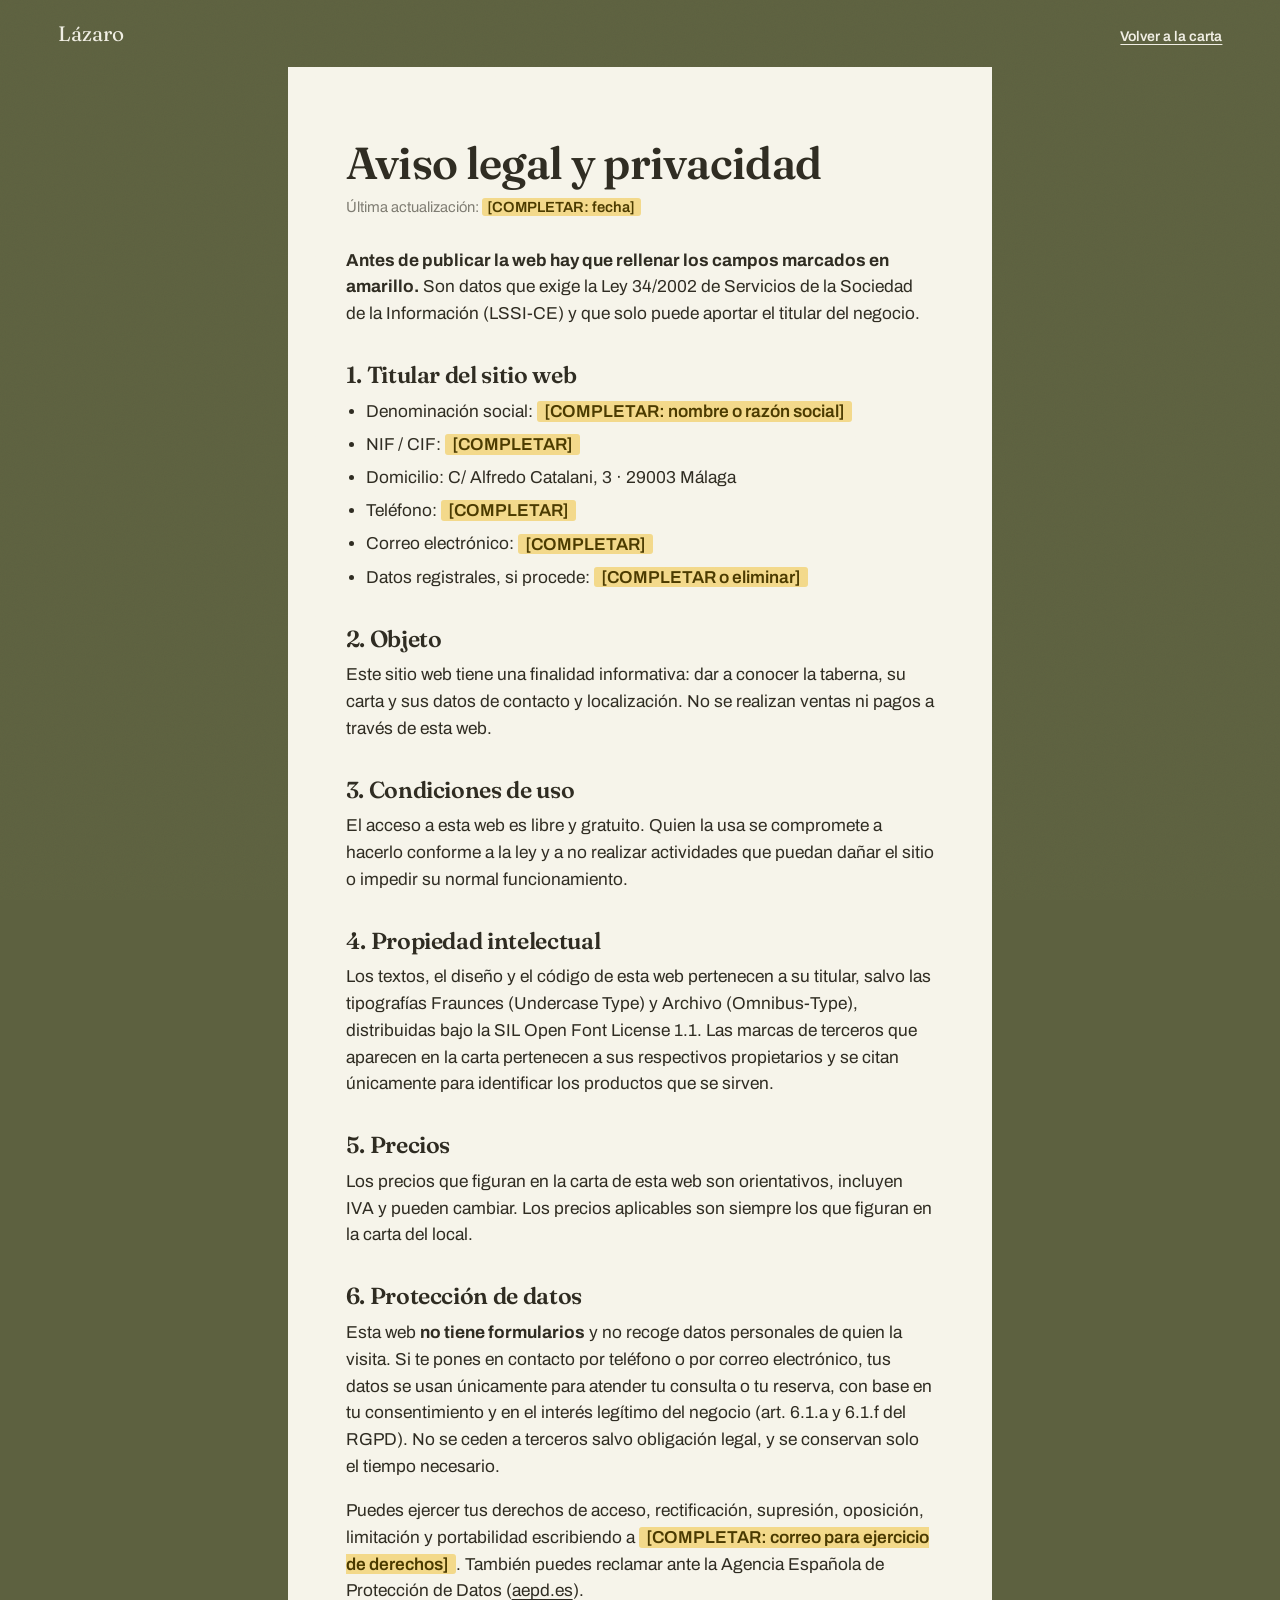
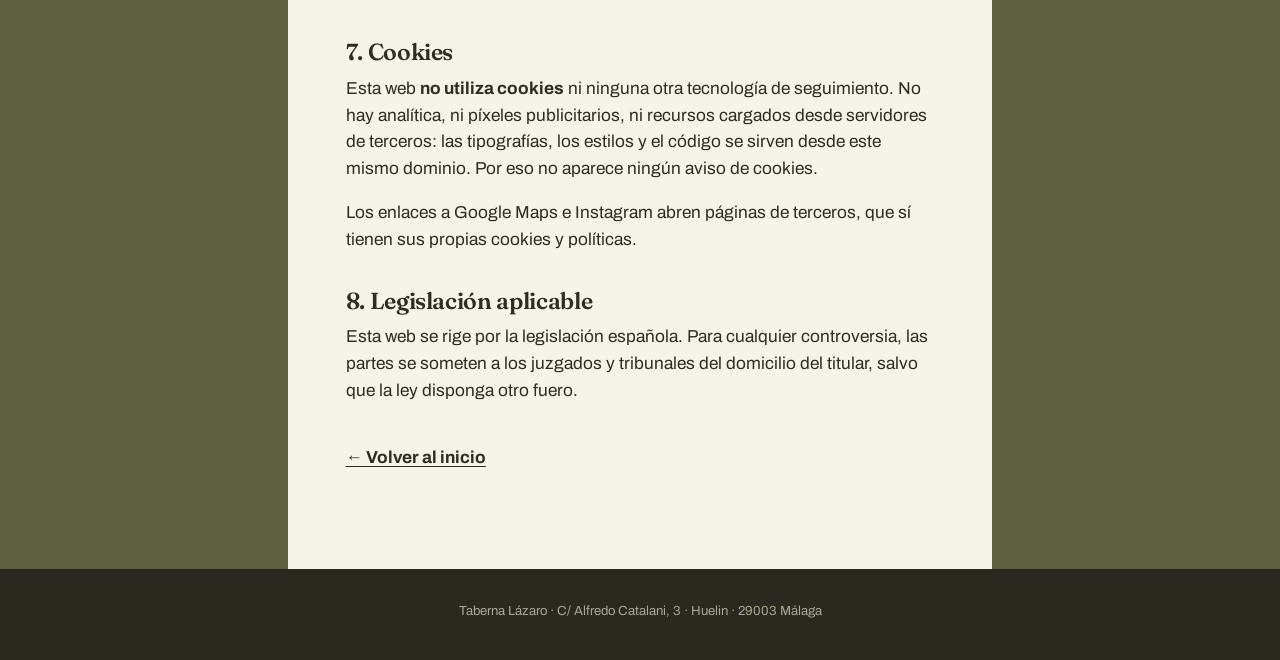
<file: taberna-lazaro/aviso-legal.html>
<!doctype html>
<html lang="es">
<head>
<meta charset="utf-8">
<meta name="viewport" content="width=device-width, initial-scale=1">
<title>Aviso legal y privacidad · Taberna Lázaro</title>
<meta name="description" content="Aviso legal, política de privacidad y de cookies de Taberna Lázaro (Huelin, Málaga).">
<meta name="robots" content="noindex, follow">
<meta name="theme-color" content="#5d6140">
<link rel="icon" href="assets/img/favicon.svg" type="image/svg+xml">
<link rel="stylesheet" href="assets/css/style.css?v=787b9d79">
</head>
<body>

<a class="saltar" href="#contenido">Saltar al contenido</a>

<header class="doc-cab">
  <span class="doc-cab__nom">Lázaro</span>
  <a href="index.html">Volver a la carta</a>
</header>

<main class="doc" id="contenido">

  <h1>Aviso legal y privacidad</h1>
  <p class="doc__sub">Última actualización: <span class="todo">[COMPLETAR: fecha]</span></p>

  <p>
    <strong>Antes de publicar la web hay que rellenar los campos marcados en amarillo.</strong>
    Son datos que exige la Ley 34/2002 de Servicios de la Sociedad de la Información
    (LSSI-CE) y que solo puede aportar el titular del negocio.
  </p>

  <h2>1. Titular del sitio web</h2>
  <ul>
    <li>Denominación social: <span class="todo">[COMPLETAR: nombre o razón social]</span></li>
    <li>NIF / CIF: <span class="todo">[COMPLETAR]</span></li>
    <li>Domicilio: C/ Alfredo Catalani, 3 · 29003 Málaga</li>
    <li>Teléfono: <span class="todo">[COMPLETAR]</span></li>
    <li>Correo electrónico: <span class="todo">[COMPLETAR]</span></li>
    <li>Datos registrales, si procede: <span class="todo">[COMPLETAR o eliminar]</span></li>
  </ul>

  <h2>2. Objeto</h2>
  <p>
    Este sitio web tiene una finalidad informativa: dar a conocer la taberna, su
    carta y sus datos de contacto y localización. No se realizan ventas ni pagos
    a través de esta web.
  </p>

  <h2>3. Condiciones de uso</h2>
  <p>
    El acceso a esta web es libre y gratuito. Quien la usa se compromete a hacerlo
    conforme a la ley y a no realizar actividades que puedan dañar el sitio o
    impedir su normal funcionamiento.
  </p>

  <h2>4. Propiedad intelectual</h2>
  <p>
    Los textos, el diseño y el código de esta web pertenecen a su titular, salvo
    las tipografías Fraunces (Undercase Type) y Archivo (Omnibus-Type),
    distribuidas bajo la SIL Open Font License 1.1. Las marcas de terceros que
    aparecen en la carta pertenecen a sus respectivos propietarios y se citan
    únicamente para identificar los productos que se sirven.
  </p>

  <h2>5. Precios</h2>
  <p>
    Los precios que figuran en la carta de esta web son orientativos, incluyen
    IVA y pueden cambiar. Los precios aplicables son siempre los que figuran en
    la carta del local.
  </p>

  <h2>6. Protección de datos</h2>
  <p>
    Esta web <strong>no tiene formularios</strong> y no recoge datos personales de
    quien la visita. Si te pones en contacto por teléfono o por correo electrónico,
    tus datos se usan únicamente para atender tu consulta o tu reserva, con base
    en tu consentimiento y en el interés legítimo del negocio (art. 6.1.a y 6.1.f
    del RGPD). No se ceden a terceros salvo obligación legal, y se conservan solo
    el tiempo necesario.
  </p>
  <p>
    Puedes ejercer tus derechos de acceso, rectificación, supresión, oposición,
    limitación y portabilidad escribiendo a
    <span class="todo">[COMPLETAR: correo para ejercicio de derechos]</span>.
    También puedes reclamar ante la Agencia Española de Protección de Datos
    (<a href="https://www.aepd.es" target="_blank" rel="noopener">aepd.es</a>).
  </p>

  <h2>7. Cookies</h2>
  <p>
    Esta web <strong>no utiliza cookies</strong> ni ninguna otra tecnología de
    seguimiento. No hay analítica, ni píxeles publicitarios, ni recursos cargados
    desde servidores de terceros: las tipografías, los estilos y el código se
    sirven desde este mismo dominio. Por eso no aparece ningún aviso de cookies.
  </p>
  <p>
    Los enlaces a Google Maps e Instagram abren páginas de terceros, que sí tienen
    sus propias cookies y políticas.
  </p>

  <h2>8. Legislación aplicable</h2>
  <p>
    Esta web se rige por la legislación española. Para cualquier controversia, las
    partes se someten a los juzgados y tribunales del domicilio del titular, salvo
    que la ley disponga otro fuero.
  </p>

  <p class="doc__volver"><a href="index.html">← Volver al inicio</a></p>
</main>

<footer class="pie">
  <p>Taberna Lázaro · C/ Alfredo Catalani, 3 · Huelin · 29003 Málaga</p>
</footer>

</body>
</html>
</file>
<file: assets/css/style.css>
/* ==========================================================================
   Hidrocar — hoja de estilo única.
   Sin frameworks, sin build, sin dependencias externas.
   Tipografía Archivo (SIL Open Font License) servida desde este mismo dominio.
   ========================================================================== */

@font-face {
  font-family: 'Archivo';
  font-style: normal;
  font-weight: 400 800;
  font-stretch: 62% 125%;
  font-display: swap;
  src: url('../fonts/archivo-latin.woff2') format('woff2');
  unicode-range: U+0000-00FF, U+0131, U+0152-0153, U+02BB-02BC, U+02C6, U+02DA,
                 U+02DC, U+0304, U+0308, U+0329, U+2000-206F, U+20AC, U+2122,
                 U+2191, U+2193, U+2212, U+2215, U+FEFF, U+FFFD;
}
@font-face {
  font-family: 'Archivo';
  font-style: normal;
  font-weight: 400 800;
  font-stretch: 62% 125%;
  font-display: swap;
  src: url('../fonts/archivo-latin-ext.woff2') format('woff2');
  unicode-range: U+0100-02BA, U+02BD-02C5, U+02C7-02CC, U+02CE-02D7, U+02DD-02FF,
                 U+0304, U+0308, U+0329, U+1D00-1DBF, U+1E00-1E9F, U+1EF2-1EFF,
                 U+2020, U+20A0-20AB, U+20AD-20C0, U+2113, U+2C60-2C7F, U+A720-A7FF;
}

/* --------------------------------------------------------------- tokens -- */
:root {
  --ink:      #14161a;
  --ink-soft: #22262d;
  --ink-line: #2e333b;

  --bone:     #f2efe9;
  --bone-2:   #e6e1d7;
  --bone-3:   #d7d1c4;

  --orange:   #ff4a17;
  --orange-d: #d63b0f;
  --steel:    #6d757f;

  --line:      color-mix(in srgb, var(--ink) 14%, transparent);
  --line-dark: color-mix(in srgb, #ffffff 14%, transparent);

  --pad:  clamp(1.25rem, 5vw, 5rem);
  --rail: clamp(3.5rem, 9vw, 9rem);   /* columna de numeración */
  --max:  86rem;

  --f-body: 'Archivo', 'Helvetica Neue', Arial, sans-serif;
}

/* ---------------------------------------------------------------- reset -- */
*, *::before, *::after { box-sizing: border-box; }
html { -webkit-text-size-adjust: 100%; scroll-behavior: smooth; }
@media (prefers-reduced-motion: reduce) { html { scroll-behavior: auto; } }

body {
  margin: 0;
  background: var(--bone);
  color: var(--ink);
  font-family: var(--f-body);
  font-size: clamp(1rem, 0.95rem + 0.25vw, 1.125rem);
  line-height: 1.55;
  font-variation-settings: 'wdth' 100;
  -webkit-font-smoothing: antialiased;
  text-rendering: optimizeLegibility;
  overflow-x: hidden;
}

h1, h2, h3 { margin: 0; font-weight: 800; line-height: 1.02; }
p  { margin: 0 0 1em; }
ol, ul { margin: 0; padding: 0; list-style: none; }
img, svg { max-width: 100%; }
table { border-collapse: collapse; width: 100%; }

a { color: inherit; text-decoration-thickness: 1px; text-underline-offset: 0.18em; }
a:hover { text-decoration-color: var(--orange); }

:focus-visible {
  outline: 3px solid var(--orange);
  outline-offset: 3px;
  border-radius: 2px;
}

.vh {
  position: absolute; width: 1px; height: 1px;
  padding: 0; margin: -1px; overflow: hidden;
  clip-path: inset(50%); white-space: nowrap;
}

.skip {
  position: absolute; left: 0.5rem; top: -4rem; z-index: 100;
  background: var(--orange); color: #fff;
  padding: 0.7rem 1.1rem; font-weight: 700;
  transition: top .15s;
}
.skip:focus { top: 0.5rem; }

/* ------------------------------------------------------- utilidades base -- */
.eyebrow, .mini, .sec__num, .serv__n, .btn__label, .status__txt {
  font-variation-settings: 'wdth' 88;
  text-transform: uppercase;
  letter-spacing: 0.1em;
  font-weight: 700;
  font-size: 0.72rem;
}

.stripe {
  height: 7px;
  background: repeating-linear-gradient(
    -45deg,
    var(--orange) 0 10px,
    transparent 10px 20px
  );
  background-color: var(--ink-soft);
}

/* =============================================================== BOTÓN === */
.btn {
  display: inline-block;
  font-weight: 700;
  font-size: 0.95rem;
  padding: 0.85rem 1.5rem;
  text-decoration: none;
  border: 1.5px solid transparent;
  transition: background .15s, color .15s, border-color .15s;
}
.btn--solid { background: var(--orange); color: #fff; }
.btn--solid:hover { background: var(--orange-d); }
.btn--ghost { border-color: currentColor; }
.btn--ghost:hover { background: var(--orange); border-color: var(--orange); color: #fff; }

/* =============================================================== BARRA === */
.bar {
  position: sticky; top: 0; z-index: 50;
  background: var(--ink);
  color: var(--bone);
  border-bottom: 1px solid var(--ink-line);
}
.bar__in {
  max-width: var(--max);
  margin-inline: auto;
  padding: 0.65rem var(--pad);
  display: flex;
  align-items: center;
  gap: clamp(0.75rem, 2.5vw, 2rem);
}

.brand {
  display: flex; align-items: center; gap: 0.55rem;
  text-decoration: none; color: var(--bone);
  flex: 0 0 auto;
}
.brand__mark { width: 26px; height: 26px; color: var(--orange); flex: 0 0 auto; }
.brand__name {
  font-weight: 800;
  font-variation-settings: 'wdth' 118;
  text-transform: uppercase;
  letter-spacing: 0.02em;
  font-size: 1.18rem;
}

.status {
  margin: 0;
  display: flex; align-items: center; gap: 0.45rem;
  color: var(--bone-3);
  padding-left: clamp(0.75rem, 2.5vw, 2rem);
  border-left: 1px solid var(--ink-line);
  white-space: nowrap;
}
.status__dot {
  width: 8px; height: 8px; border-radius: 50%;
  background: var(--steel); flex: 0 0 auto;
}
.status[data-open="1"] .status__dot { background: #35c46a; box-shadow: 0 0 0 3px rgba(53,196,106,.2); }
.status[data-open="0"] .status__dot { background: var(--orange); }
.status[data-open] .status__txt { color: var(--bone); }
.status__txt--corto { display: none; }

.nav { margin-left: auto; display: flex; gap: 1.4rem; }
.nav a {
  text-decoration: none;
  font-weight: 600;
  font-size: 0.9rem;
  color: var(--bone-3);
  padding-block: 0.25rem;
  border-bottom: 2px solid transparent;
}
.nav a:hover { color: #fff; border-bottom-color: var(--orange); }

.btn--call {
  flex: 0 0 auto;
  display: flex; flex-direction: column; line-height: 1.1;
  background: var(--orange); color: #fff;
  padding: 0.45rem 0.95rem;
  text-decoration: none;
}
.btn--call:hover { background: var(--orange-d); }
.btn__label { font-size: 0.62rem; opacity: .85; }
.btn__num { font-weight: 800; font-size: 1rem; font-variant-numeric: tabular-nums; }

@media (max-width: 62rem) {
  .nav { display: none; }
  .status { margin-left: auto; border-left: 0; padding-left: 0; }
}
@media (max-width: 38rem) {
  .btn--call { display: none; }
  .status__txt { font-size: 0.68rem; }
  .status__txt--largo { display: none; }
  .status__txt--corto { display: inline; }
}

/* ================================================================ HERO === */
.hero {
  background: var(--ink);
  color: var(--bone);
  position: relative;
}
.hero__in {
  max-width: var(--max);
  margin-inline: auto;
  padding: clamp(3rem, 9vw, 7rem) var(--pad) clamp(3rem, 8vw, 6rem);
}

.eyebrow { color: var(--orange); margin: 0 0 1.6rem; }

.hero__h {
  font-size: clamp(2.4rem, 9.4vw, 8.4rem);
  font-variation-settings: 'wdth' 112;
  letter-spacing: -0.028em;
  text-transform: uppercase;
  margin-bottom: 2rem;
  max-width: 16ch;
}
.hero__h em {
  font-style: normal;
  color: var(--orange);
}

.hero__lead {
  max-width: 48ch;
  font-size: clamp(1.05rem, 0.98rem + 0.5vw, 1.4rem);
  line-height: 1.5;
  color: var(--bone-3);
  margin-bottom: 3rem;
}

/* ficha técnica: tabla de datos con reglas finas */
.ficha {
  margin: 0 0 2.75rem;
  border-top: 1px solid var(--line-dark);
  max-width: 62rem;
}
.ficha__row {
  display: grid;
  grid-template-columns: minmax(7rem, 12rem) 1fr;
  gap: 1rem;
  padding: 1.05rem 0;
  border-bottom: 1px solid var(--line-dark);
}
.ficha dt {
  font-variation-settings: 'wdth' 88;
  text-transform: uppercase;
  letter-spacing: 0.1em;
  font-size: 0.72rem;
  font-weight: 700;
  color: var(--steel);
  padding-top: 0.28rem;
}
.ficha dd { margin: 0; font-weight: 600; }
.ficha dd a {
  font-size: 1.35rem; font-weight: 800;
  font-variant-numeric: tabular-nums;
  text-decoration: none; color: var(--orange);
}
.ficha dd a:hover { text-decoration: underline; }

.hero__cta { display: flex; flex-wrap: wrap; gap: 0.75rem; }

@media (max-width: 34rem) {
  .ficha__row { grid-template-columns: 1fr; gap: 0.25rem; }
  .hero__cta .btn { flex: 1 1 100%; text-align: center; }
}

/* ============================================================ SECCIÓN === */
.sec {
  max-width: var(--max);
  margin-inline: auto;
  padding: clamp(3.5rem, 8vw, 6.5rem) var(--pad);
  display: grid;
  grid-template-columns: var(--rail) minmax(0, 1fr);
  gap: 0 clamp(1.5rem, 4vw, 4rem);
}
.sec--dark {
  max-width: none;
  background: var(--ink);
  color: var(--bone);
}
/* la sección oscura recupera la caja centrada por dentro */
.sec--dark > * { }
.sec--dark {
  padding-inline: max(var(--pad), calc((100vw - var(--max)) / 2 + var(--pad)));
}

.sec__head { grid-column: 1 / -1; display: contents; }
.sec__num {
  grid-column: 1;
  margin: 0;
  color: var(--orange);
  padding-top: 0.55rem;
}
.sec__h {
  grid-column: 2;
  font-size: clamp(1.9rem, 1.3rem + 2.6vw, 3.4rem);
  font-variation-settings: 'wdth' 108;
  letter-spacing: -0.02em;
  text-transform: uppercase;
  padding-bottom: 1.5rem;
  border-bottom: 2px solid currentColor;
}
.sec__body { grid-column: 2; padding-top: 2.25rem; }
.sec__intro {
  max-width: 46ch;
  font-size: clamp(1.05rem, 1rem + 0.35vw, 1.25rem);
  color: var(--steel);
  margin-bottom: 3rem;
}
.sec--dark .sec__intro { color: var(--bone-3); }

@media (max-width: 46rem) {
  .sec { grid-template-columns: 1fr; }
  .sec__num, .sec__h, .sec__body { grid-column: 1; }
  .sec__num { padding-top: 0; margin-bottom: 0.5rem; }
}

/* ---------------------------------------------------------- servicios --- */
.serv {
  display: grid;
  grid-template-columns: repeat(auto-fit, minmax(17rem, 1fr));
  gap: 0;
  border-top: 1px solid var(--line);
}
.serv__i {
  padding: 1.75rem 1.75rem 1.9rem 0;
  border-bottom: 1px solid var(--line);
  position: relative;
}
.serv__n {
  margin: 0 0 0.85rem;
  color: var(--orange);
  font-size: 0.68rem;
}
.serv__i h3 {
  font-size: 1.22rem;
  font-variation-settings: 'wdth' 104;
  letter-spacing: -0.012em;
  margin-bottom: 0.6rem;
}
.serv__i p { margin: 0; color: var(--steel); font-size: 0.98rem; }

@media (min-width: 46rem) {
  .serv__i { padding-right: 3rem; }
}

/* ------------------------------------------------------------ síntomas -- */
.sint { border-top: 1px solid var(--line-dark); max-width: 62rem; }
.sint__i { border-bottom: 1px solid var(--line-dark); }

.sint__i summary {
  list-style: none;
  cursor: pointer;
  padding: 1.35rem 3rem 1.35rem 0;
  position: relative;
  font-weight: 700;
  font-size: clamp(1.1rem, 1rem + 0.6vw, 1.45rem);
  font-variation-settings: 'wdth' 104;
  letter-spacing: -0.012em;
}
.sint__i summary::-webkit-details-marker { display: none; }
.sint__i summary::after {
  content: "";
  position: absolute; right: 0.35rem; top: 50%;
  width: 15px; height: 15px;
  margin-top: -7px;
  background:
    linear-gradient(var(--orange) 0 0) center/100% 2.5px no-repeat,
    linear-gradient(var(--orange) 0 0) center/2.5px 100% no-repeat;
  transition: transform .18s ease;
}
.sint__i[open] summary::after { transform: rotate(45deg); }
.sint__i summary:hover { color: var(--orange); }

.sint__c {
  padding: 0 3rem 1.6rem 0;
  max-width: 58ch;
  color: var(--bone-3);
}
.sint__c p:last-child { margin-bottom: 0; }
.sint__c strong { color: #fff; }

.sint__foot { margin-top: 2.5rem; color: var(--bone-3); }
.sint__foot a { color: var(--orange); font-weight: 700; }

@media (prefers-reduced-motion: reduce) {
  .sint__i summary::after { transition: none; }
}

/* -------------------------------------------------------------- claves -- */
.claves {
  display: grid;
  grid-template-columns: 1fr;
  gap: 2.5rem clamp(1.5rem, 4vw, 4rem);
  max-width: 62rem;
}
@media (min-width: 44rem) {
  .claves { grid-template-columns: 1fr 1fr; }
}
.clave { border-top: 3px solid var(--orange); padding-top: 1.1rem; }
.clave h3 {
  font-size: 1.1rem;
  font-variation-settings: 'wdth' 104;
  margin-bottom: 0.55rem;
}
.clave p { margin: 0; color: var(--steel); font-size: 0.98rem; }

/* --------------------------------------------------------------- dónde -- */
.donde {
  display: grid;
  grid-template-columns: repeat(auto-fit, minmax(18rem, 1fr));
  gap: 3rem clamp(2rem, 6vw, 5rem);
}
.mini { color: var(--orange); margin: 0 0 1.1rem; }

.dir {
  font-style: normal;
  font-size: clamp(1.1rem, 1rem + 0.5vw, 1.35rem);
  font-weight: 600;
  line-height: 1.45;
  margin-bottom: 1.5rem;
}
.donde__tip { color: var(--bone-3); max-width: 42ch; margin-bottom: 1.75rem; }
.donde__cta { display: flex; flex-wrap: wrap; gap: 0.75rem; }

.horario tr { border-bottom: 1px solid var(--line-dark); }
.horario tr:first-child { border-top: 1px solid var(--line-dark); }
.horario th, .horario td { padding: 0.8rem 0; text-align: left; font-weight: 600; }
.horario th { font-weight: 600; color: var(--bone-3); }
.horario td { text-align: right; font-variant-numeric: tabular-nums; }
.horario .cerrado { color: var(--steel); }
.horario tr[data-today] th,
.horario tr[data-today] td { color: var(--orange); font-weight: 800; }
.horario tr[data-today] th::before {
  content: "▸ ";
  font-weight: 400;
}

.nota {
  margin-top: 1.5rem;
  color: var(--steel);
  font-size: 0.88rem;
  line-height: 1.6;
  max-width: 34ch;
}

/* --------------------------------------------------------------- cierre -- */
.cierre { background: var(--bone-2); }
.cierre__in {
  max-width: var(--max);
  margin-inline: auto;
  padding: clamp(3.5rem, 8vw, 6rem) var(--pad);
  text-align: center;
}
.cierre h2 {
  font-size: clamp(2.2rem, 1.4rem + 4vw, 4.5rem);
  font-variation-settings: 'wdth' 112;
  letter-spacing: -0.028em;
  text-transform: uppercase;
  margin-bottom: 1.25rem;
}
.cierre p { max-width: 46ch; margin-inline: auto; color: var(--steel); }
.cierre__tel { margin: 2rem 0 1.75rem; }
.cierre__tel a {
  font-size: clamp(2rem, 1.2rem + 4vw, 3.6rem);
  font-weight: 800;
  font-variation-settings: 'wdth' 108;
  font-variant-numeric: tabular-nums;
  letter-spacing: -0.02em;
  color: var(--ink);
  text-decoration: none;
  border-bottom: 4px solid var(--orange);
}
.cierre__tel a:hover { color: var(--orange); }
.cierre__cta { display: flex; gap: 0.75rem; justify-content: center; flex-wrap: wrap; }

/* ================================================================= PIE === */
.pie { background: var(--ink); color: var(--bone-3); }
.pie__in {
  max-width: var(--max);
  margin-inline: auto;
  padding: clamp(3rem, 6vw, 4.5rem) var(--pad) 2.5rem;
  display: grid;
  grid-template-columns: repeat(auto-fit, minmax(13rem, 1fr));
  gap: 2.5rem clamp(1.5rem, 4vw, 3rem);
}
.pie__col p { margin: 0 0 0.55rem; font-size: 0.95rem; line-height: 1.6; }
.pie__col a { color: var(--bone); }
.pie__brand {
  font-weight: 800;
  font-variation-settings: 'wdth' 118;
  text-transform: uppercase;
  font-size: 1.5rem;
  color: #fff;
  margin-bottom: 0.75rem !important;
}
.pie .mini { margin-bottom: 0.85rem; }

.pie__legal {
  max-width: var(--max);
  margin-inline: auto;
  padding: 1.5rem var(--pad) 6rem;
  border-top: 1px solid var(--ink-line);
  display: flex; flex-wrap: wrap; gap: 0.5rem 2rem;
  justify-content: space-between;
  font-size: 0.82rem;
}
.pie__legal p { margin: 0; }

@media (min-width: 48rem) {
  .pie__legal { padding-bottom: 1.75rem; }
}

/* ==================================================== BARRA DE LLAMADA === */
.callbar {
  position: fixed; inset: auto 0 0 0; z-index: 60;
  display: grid; grid-template-columns: 1fr 1fr;
  border-top: 1px solid var(--ink-line);
}
.callbar__a {
  padding: 1rem 0.5rem;
  text-align: center;
  font-weight: 800;
  font-size: 1rem;
  text-decoration: none;
}
.callbar__a--tel { background: var(--orange); color: #fff; }
.callbar__a--wa  { background: var(--ink); color: #fff; }

@media (min-width: 48rem) { .callbar { display: none; } }

/* ============================================================ REVELADO === */
/* La clase .reveal la añade JavaScript. Sin JS, o si algo falla antes de
   llegar a ese punto, el contenido nunca llega a ocultarse. */
.reveal { opacity: 0; transform: translateY(14px); }
.reveal.is-in {
  opacity: 1; transform: none;
  transition: opacity .5s ease, transform .5s ease;
}
@media (prefers-reduced-motion: reduce) {
  .reveal, .reveal.is-in { opacity: 1; transform: none; transition: none; }
}

/* ============================================================ IMPRESIÓN == */
@media print {
  .bar, .callbar, .hero__cta, .donde__cta, .cierre__cta, .stripe, .skip { display: none !important; }
  body, .hero, .sec--dark, .pie { background: #fff !important; color: #000 !important; }
  .sec, .hero__in, .pie__in { padding-block: 1rem; }
  a { text-decoration: none; }
}

/* ========================================================= PÁGINA DOC === */
/* Estilos de las páginas de texto legal. */
.doc {
  max-width: 52rem;
  margin-inline: auto;
  padding: clamp(2.5rem, 7vw, 5rem) var(--pad) 6rem;
}
.doc h1 {
  font-size: clamp(2rem, 1.4rem + 3vw, 3.4rem);
  font-variation-settings: 'wdth' 110;
  letter-spacing: -0.025em;
  text-transform: uppercase;
  margin-bottom: 0.75rem;
}
.doc__sub { color: var(--steel); margin-bottom: 3rem; }
.doc h2 {
  font-size: 1.15rem;
  font-variation-settings: 'wdth' 104;
  margin: 2.75rem 0 0.9rem;
  padding-top: 1.25rem;
  border-top: 1px solid var(--line);
}
.doc p, .doc li { color: #35393f; }
.doc ul { list-style: none; margin: 0 0 1em; }
.doc ul li { padding-left: 1.2rem; position: relative; margin-bottom: 0.4rem; }
.doc ul li::before {
  content: ""; position: absolute; left: 0; top: 0.68em;
  width: 6px; height: 2px; background: var(--orange);
}
.doc .volver { display: inline-block; margin-top: 3rem; font-weight: 700; }

.todo {
  background: #ffe9a8;
  color: #5a4300;
  padding: 0.1em 0.4em;
  font-weight: 700;
  font-size: 0.9em;
  border-bottom: 2px solid #d9a400;
}
</file>
<file: che-bolu/assets/css/style.css>
/* ==========================================================================
   Che Bolú Torremolinos — hoja de estilo única.
   Hecho a mano. Sin frameworks, sin build, sin una sola petición a terceros:
   las dos tipografías (Fraunces y Archivo, ambas SIL OFL) se sirven desde
   este mismo dominio.

   Idea: almacén argentino con solera. Papel de estraza, mostaza del cartel,
   carbón y un rojo de brasa. La tipografía de rótulo (Fraunces) pone la voz;
   Archivo, el resto. Todo lo carga el tipo y el color: no hay ni una foto.
   ========================================================================== */

/* ------------------------------------------------------------ tipografía -- */
@font-face {
  font-family: 'Fraunces';
  font-style: normal;
  font-weight: 300 900;
  font-display: swap;
  src: url('../fonts/fraunces.woff2') format('woff2');
}
@font-face {
  font-family: 'Fraunces';
  font-style: italic;
  font-weight: 300 900;
  font-display: swap;
  src: url('../fonts/fraunces-italic.woff2') format('woff2');
}
@font-face {
  font-family: 'Archivo';
  font-style: normal;
  font-weight: 400 800;
  font-stretch: 62% 125%;
  font-display: swap;
  src: url('../fonts/archivo-latin.woff2') format('woff2');
}

/* ---------------------------------------------------------------- tokens -- */
:root {
  --tinta:     #201a10;
  --tinta-2:   #2f2617;
  --tinta-3:   #6f5c42;

  --papel:     #f4ecda;
  --papel-2:   #ede0c4;
  --papel-3:   #e4d3af;
  --crema:     #fdf7e8;

  --oro:       #e3a92e;
  --oro-2:     #f3c766;
  --ember:     #d0421f;
  --ember-2:   #ee6a3b;
  --celeste:   #4c9ec9;

  --luz:       #efe6d2;   /* texto claro sobre carbón */
  --luz-2:     #c9b795;   /* texto tenue sobre carbón */

  --linea:     color-mix(in srgb, var(--tinta) 16%, transparent);
  --linea-luz: color-mix(in srgb, var(--oro) 28%, transparent);

  --wrap: 74rem;
  --pad: clamp(1.15rem, 5vw, 4rem);

  --ff-text: 'Archivo', 'Helvetica Neue', Arial, sans-serif;
  --ff-disp: 'Fraunces', Georgia, 'Times New Roman', serif;

  --ease: cubic-bezier(0.22, 1, 0.36, 1);

  --grano: url("data:image/svg+xml,%3Csvg xmlns='http://www.w3.org/2000/svg' width='160' height='160'%3E%3Cfilter id='n'%3E%3CfeTurbulence type='fractalNoise' baseFrequency='0.82' numOctaves='2' stitchTiles='stitch'/%3E%3CfeColorMatrix type='saturate' values='0'/%3E%3C/filter%3E%3Crect width='160' height='160' filter='url(%23n)'/%3E%3C/svg%3E");
}

/* ----------------------------------------------------------------- reset -- */
*, *::before, *::after { box-sizing: border-box; }
html {
  -webkit-text-size-adjust: 100%;
  scroll-behavior: smooth;
  scroll-padding-top: 5.5rem;
}
@media (prefers-reduced-motion: reduce) { html { scroll-behavior: auto; } }

body {
  margin: 0;
  background: var(--papel);
  color: var(--tinta);
  font-family: var(--ff-text);
  font-size: clamp(1rem, 0.94rem + 0.3vw, 1.13rem);
  line-height: 1.62;
  -webkit-font-smoothing: antialiased;
  text-rendering: optimizeLegibility;
  overflow-x: hidden;
}

/* grano de papel, sutil, en toda la página */
body::after {
  content: '';
  position: fixed; inset: 0; z-index: 9999;
  background-image: var(--grano);
  opacity: 0.22;
  mix-blend-mode: overlay;
  pointer-events: none;
}

h1, h2, h3, h4 { margin: 0; font-weight: 600; }
p { margin: 0 0 1em; }
ul, ol { margin: 0; padding: 0; list-style: none; }
img, svg { max-width: 100%; display: block; }
a { color: inherit; text-decoration-thickness: 1px; text-underline-offset: 0.16em; }
table { border-collapse: collapse; width: 100%; }
::selection { background: var(--ember); color: var(--crema); }

:focus-visible { outline: 3px solid var(--ember); outline-offset: 3px; border-radius: 2px; }

.u-vh {
  position: absolute; width: 1px; height: 1px; padding: 0; margin: -1px;
  overflow: hidden; clip-path: inset(50%); white-space: nowrap; border: 0;
}
.u-hide { position: absolute; width: 0; height: 0; overflow: hidden; }

.skip {
  position: absolute; left: -9999px; top: 0; z-index: 10000;
  background: var(--tinta); color: var(--crema);
  padding: 0.75rem 1.25rem; font-weight: 700;
}
.skip:focus { left: 0; }

.wrap { max-width: var(--wrap); margin: 0 auto; padding-inline: var(--pad); }

/* --------------------------------------------------------- barra progreso -- */
.progreso {
  position: fixed; top: 0; left: 0; right: 0; height: 3px; z-index: 60;
  background: transparent; pointer-events: none;
}
.progreso span {
  display: block; height: 100%; width: var(--p, 0%);
  background: linear-gradient(90deg, var(--ember), var(--oro));
  transform-origin: left;
}

/* -------------------------------------------------------- piezas comunes -- */
.kicker {
  display: inline-flex; align-items: center; gap: 0.6rem;
  margin: 0 0 1rem;
  font-size: 0.72rem; font-weight: 700; letter-spacing: 0.2em;
  text-transform: uppercase; color: var(--ember);
}
.kicker::before { content: ''; width: 1.7rem; height: 2px; background: currentColor; }
.kicker--luz { color: var(--oro); }

.h2 {
  font-family: var(--ff-disp);
  font-weight: 600;
  font-variation-settings: 'opsz' 110, 'SOFT' 44, 'WONK' 1;
  font-size: clamp(2.3rem, 6.4vw, 4.4rem);
  line-height: 1.0;
  letter-spacing: -0.02em;
  text-wrap: balance;
}

.cab { max-width: 46rem; margin-bottom: clamp(2.2rem, 5vw, 3.6rem); }
.cab__intro { margin-top: 1.1rem; color: var(--tinta-3); max-width: 42ch; }
.cab__intro a { color: var(--ember); }

/* ------------------------------------------------------------------ botón -- */
.btn {
  --bg: var(--ember); --fg: #fff;
  position: relative; isolation: isolate; overflow: hidden;
  display: inline-flex; align-items: center; justify-content: center; gap: 0.5rem;
  padding: 0.85rem 1.5rem; border-radius: 999px;
  font-family: var(--ff-text);
  font-weight: 700; font-size: 0.96rem; letter-spacing: 0.01em;
  text-decoration: none; cursor: pointer;
  color: var(--fg); background: var(--bg);
  border: 2px solid var(--bg);
  transition: transform 0.18s var(--ease), box-shadow 0.18s var(--ease), color 0.18s var(--ease);
}
.btn::before {
  content: ''; position: absolute; inset: 0; z-index: -1;
  background: var(--tinta);
  transform: translateY(101%);
  transition: transform 0.32s var(--ease);
}
.btn:hover { transform: translateY(-2px); box-shadow: 0 14px 30px -14px var(--bg); }
.btn:hover::before { transform: translateY(0); }
.btn--ember { --bg: var(--ember); --fg: #fff; }
.btn--oro   { --bg: var(--oro); --fg: var(--tinta); }
.btn--linea {
  --bg: transparent; --fg: currentColor;
  border-color: currentColor;
}
.btn--linea::before { background: var(--tinta); }
.btn--linea:hover { color: var(--crema); box-shadow: none; }
.btn--lg { padding: 1.05rem 2rem; font-size: 1.05rem; }

@media (prefers-reduced-motion: reduce) {
  .btn { transition: none; }
  .btn:hover { transform: none; }
  .btn::before { display: none; }
  .btn--linea:hover { background: var(--tinta); color: var(--crema); }
}

/* ------------------------------------------------------------- el sello -- */
.sello { width: 100%; height: auto; color: inherit; }
.sello__arc {
  fill: currentColor;
  font-family: var(--ff-text);
  font-size: 7.4px; font-weight: 700; letter-spacing: 0.12em;
  text-transform: uppercase;
}
.sello__wm {
  fill: currentColor;
  font-family: var(--ff-disp); font-style: italic; font-weight: 600;
  font-size: 25px;
  font-variation-settings: 'opsz' 90, 'SOFT' 0, 'WONK' 1;
}

/* -------------------------------------------------------------- cabecera -- */
.site {
  position: sticky; top: 0; z-index: 50;
  transition: background 0.3s var(--ease), box-shadow 0.3s var(--ease), border-color 0.3s var(--ease);
  border-bottom: 1px solid transparent;
}
.site__in {
  max-width: var(--wrap); margin: 0 auto;
  padding: 0.7rem var(--pad);
  display: flex; align-items: center; gap: 1rem;
}
.site.is-stuck {
  background: color-mix(in srgb, var(--papel) 92%, transparent);
  backdrop-filter: blur(10px);
  border-bottom-color: var(--linea);
  box-shadow: 0 10px 30px -20px rgba(0,0,0,0.5);
}

.marca { display: flex; align-items: center; gap: 0.7rem; text-decoration: none; }
.marca__sello { width: 42px; flex: none; color: var(--tinta); transition: width 0.3s var(--ease); }
.site.is-stuck .marca__sello { width: 36px; }
.marca__txt { display: grid; gap: 0.05rem; line-height: 1; }
.marca__txt b {
  font-family: var(--ff-disp); font-weight: 600;
  font-variation-settings: 'opsz' 40, 'SOFT' 40, 'WONK' 1;
  font-size: 1.35rem; letter-spacing: -0.01em;
}
.marca__txt i {
  font-style: normal;
  font-size: 0.58rem; font-weight: 700; letter-spacing: 0.16em;
  text-transform: uppercase; color: var(--tinta-3);
}

.nav { margin-left: auto; }
.nav__tog {
  display: inline-flex; align-items: center; gap: 0.5rem;
  background: var(--tinta); color: var(--crema);
  border: 0; border-radius: 999px; padding: 0.55rem 1rem;
  font: 700 0.85rem/1 var(--ff-text); letter-spacing: 0.04em; cursor: pointer;
}
.nav__tog span {
  width: 16px; height: 2px; background: currentColor; position: relative;
}
.nav__tog span::before, .nav__tog span::after {
  content: ''; position: absolute; left: 0; width: 16px; height: 2px; background: currentColor;
}
.nav__tog span::before { top: -5px; }
.nav__tog span::after { top: 5px; }

.nav__panel { display: flex; align-items: center; gap: 0.4rem; }
.nav__panel a {
  text-decoration: none; font-weight: 600; font-size: 0.92rem;
  padding: 0.5rem 0.8rem; border-radius: 999px; color: var(--tinta-2);
  transition: color 0.15s, background 0.15s;
}
.nav__panel a:hover { color: var(--tinta); background: color-mix(in srgb, var(--oro) 22%, transparent); }
.nav__panel a[aria-current="true"] { color: var(--ember); }
.nav__cta a { color: #fff; }
.nav__cta a:hover { background: var(--ember); }

html:not(.js) .nav__panel { display: flex !important; }

@media (max-width: 60rem) {
  .nav__tog { display: inline-flex; }
  .nav__panel {
    position: absolute; right: var(--pad); top: calc(100% + 0.4rem);
    flex-direction: column; align-items: stretch; gap: 0.15rem;
    background: var(--crema); border: 1px solid var(--linea); border-radius: 14px;
    padding: 0.5rem; min-width: 12rem;
    box-shadow: 0 24px 50px -20px rgba(0,0,0,0.4);
  }
  .nav__panel a { padding: 0.7rem 0.9rem; }
  .nav__cta { margin-top: 0.2rem; }
  .nav__cta a { text-align: center; background: var(--ember); }
  html.js .nav__panel[hidden] { display: none; }
}
@media (min-width: 60.01rem) {
  .nav__tog { display: none; }
  .nav__panel { display: flex !important; }
}

/* ------------------------------------------------------------------- hero -- */
.hero {
  position: relative; isolation: isolate; overflow: hidden;
  background: var(--tinta); color: var(--luz);
  padding: clamp(3rem, 10vw, 7rem) 0 clamp(3.5rem, 9vw, 6rem);
  min-height: min(88vh, 52rem);
  display: flex; align-items: center;
}
.hero__brasa { position: absolute; inset: 0; z-index: -1; width: 100%; height: 100%; }
.hero__glow {
  position: absolute; inset: 0; z-index: -3;
  background:
    radial-gradient(40% 42% at 84% 6%, color-mix(in srgb, var(--oro) 42%, transparent), transparent 70%),
    radial-gradient(64% 62% at 88% 16%, color-mix(in srgb, var(--ember) 46%, transparent), transparent 72%),
    radial-gradient(46% 40% at 4% 98%, color-mix(in srgb, var(--oro) 16%, transparent), transparent 70%),
    linear-gradient(160deg, var(--tinta-2), var(--tinta) 62%);
}
.hero::before {
  content: ''; position: absolute; inset: 0; z-index: -2;
  background-image: var(--grano);
  opacity: 0.5; mix-blend-mode: soft-light; pointer-events: none;
}
.hero::after {
  content: ''; position: absolute; inset: 0; z-index: -2; opacity: 0.08;
  background-image:
    repeating-linear-gradient(90deg, transparent 0 30px, #fff 30px 31px),
    repeating-linear-gradient(0deg, transparent 0 30px, #fff 30px 31px);
  mask-image: linear-gradient(205deg, #000, transparent 60%);
}
.hero__sello {
  position: absolute; right: -8%; bottom: -16%; z-index: -1;
  width: min(52vw, 34rem); color: rgba(255,255,255,0.055);
  animation: giro 90s linear infinite;
}
@keyframes giro { to { transform: rotate(360deg); } }

.hero__in { position: relative; max-width: var(--wrap); margin: 0 auto; padding-inline: var(--pad); width: 100%; }

.hero__h1 {
  font-family: var(--ff-disp);
  font-weight: 600;
  line-height: 0.82;
  letter-spacing: -0.03em;
  text-transform: none;
  margin: 0.4rem 0 0;
}
.hero__l1, .hero__l2 { display: block; }
.hero__l1 {
  font-size: clamp(3.6rem, 15vw, 9.5rem);
  font-variation-settings: 'opsz' 144, 'SOFT' 30, 'WONK' 1;
  color: var(--crema);
}
.hero__l2 {
  font-size: clamp(3.6rem, 15vw, 9.5rem);
  font-variation-settings: 'opsz' 144, 'SOFT' 30, 'WONK' 1;
  margin-left: 0.06em;
  color: transparent;
  background: linear-gradient(180deg, var(--oro-2), var(--oro) 70%);
  -webkit-background-clip: text; background-clip: text;
}
.hero__lema {
  margin: 0.7rem 0 0;
  font-family: var(--ff-disp); font-style: italic; font-weight: 400;
  font-variation-settings: 'opsz' 80;
  font-size: clamp(1.15rem, 3.2vw, 2rem);
  color: var(--oro-2);
}
.hero__lema em { font-style: italic; }
.hero__txt {
  margin: 1.5rem 0 0; max-width: 42ch;
  font-size: clamp(1rem, 1.4vw, 1.18rem);
  color: color-mix(in srgb, var(--luz) 88%, transparent);
}

.hero__btns { display: flex; flex-wrap: wrap; gap: 0.7rem; margin-top: 1.9rem; }

.hero__facts {
  margin: 2.8rem 0 0; padding-top: 1.4rem;
  border-top: 1px solid var(--linea-luz);
  display: grid; gap: 0; grid-template-columns: 1fr;
}
.hero__facts div { padding: 0.9rem 0; border-bottom: 1px solid var(--linea-luz); }
.hero__facts dt {
  font-size: 0.68rem; font-weight: 700; letter-spacing: 0.18em;
  text-transform: uppercase; color: var(--oro); margin-bottom: 0.3rem;
}
.hero__facts dd { margin: 0; font-size: 0.98rem; color: var(--luz); }
.hero__facts dd span { display: block; font-size: 0.85rem; color: var(--luz-2); }
.hero__facts dd a { color: var(--luz); text-decoration-color: var(--oro); }
@media (min-width: 44rem) {
  .hero__facts { grid-template-columns: repeat(3, 1fr); }
  .hero__facts div { padding-right: 1.6rem; }
  .hero__facts div + div { border-left: 1px solid var(--linea-luz); padding-left: 1.6rem; }
}

.hero__scroll {
  position: absolute; left: 50%; bottom: 1.4rem; transform: translateX(-50%);
  width: 26px; height: 42px; border: 1.5px solid var(--linea-luz); border-radius: 999px;
}
.hero__scroll span {
  position: absolute; left: 50%; top: 8px; width: 3px; height: 8px; border-radius: 2px;
  background: var(--oro); transform: translateX(-50%);
  animation: baja 1.8s var(--ease) infinite;
}
@keyframes baja {
  0%, 100% { opacity: 0; transform: translate(-50%, 0); }
  30% { opacity: 1; }
  70% { opacity: 1; transform: translate(-50%, 16px); }
}
@media (max-width: 44rem) { .hero__scroll { display: none; } }

/* estado abierto / cerrado */
.estado {
  display: inline-flex; align-items: center; gap: 0.55rem;
  margin: 1.5rem 0 0; padding: 0.4rem 0.95rem 0.4rem 0.8rem;
  border: 1px solid var(--linea-luz); border-radius: 999px;
  font-size: 0.88rem; font-weight: 600; background: rgba(0,0,0,0.28);
}
.estado[hidden] { display: none; }
.estado__pt { width: 9px; height: 9px; border-radius: 50%; background: var(--luz-2); flex: none; }
.estado.is-abierto .estado__pt { background: #5fd08a; box-shadow: 0 0 0 4px rgba(95,208,138,0.2); }
.estado.is-cerrado .estado__pt { background: var(--ember-2); box-shadow: 0 0 0 4px rgba(238,106,59,0.18); }
.estado--claro {
  background: var(--crema); border-color: var(--linea); color: var(--tinta);
  margin-top: 1.2rem;
}

/* -------------------------------------------------------------- marquesina -- */
.tira {
  background: var(--oro); color: var(--tinta);
  border-block: 2px solid var(--tinta);
  padding: 0.7rem 0; overflow: hidden;
  display: flex; gap: 0; white-space: nowrap;
  user-select: none;
}
.tira__pista {
  display: inline-flex; align-items: center; gap: 1.4rem; padding-right: 1.4rem;
  flex: none;
  font-family: var(--ff-disp); font-style: italic; font-weight: 500;
  font-variation-settings: 'opsz' 60;
  font-size: 1.15rem;
  animation: corre 42s linear infinite;
}
.tira:hover .tira__pista { animation-play-state: paused; }
.tira__pista i { color: var(--ember); font-style: normal; }
@keyframes corre { to { transform: translateX(-100%); } }

/* ------------------------------------------------------------------ la casa -- */
.casa { background: var(--tinta); color: var(--luz); padding: clamp(3.5rem, 9vw, 6.5rem) 0; }
.casa .kicker { color: var(--oro); }
.casa .h2 { color: var(--crema); }
.casa__lista {
  display: grid; gap: 1px;
  border: 1px solid var(--linea-luz); background: var(--linea-luz);
  border-radius: 6px; overflow: hidden;
}
@media (min-width: 52rem) { .casa__lista { grid-template-columns: repeat(3, 1fr); } }
.casa__lista li {
  background: var(--tinta); padding: clamp(1.6rem, 3vw, 2.4rem);
  transition: background 0.3s var(--ease);
}
.casa__lista li:hover { background: var(--tinta-2); }
.casa__n {
  display: block;
  font-family: var(--ff-disp); font-weight: 600; font-style: italic;
  font-variation-settings: 'opsz' 60, 'WONK' 1;
  font-size: 1.6rem; color: var(--oro); margin-bottom: 0.6rem;
}
.casa__lista h3 {
  font-family: var(--ff-disp); font-weight: 600;
  font-variation-settings: 'opsz' 60, 'SOFT' 40, 'WONK' 1;
  font-size: clamp(1.4rem, 2.6vw, 1.8rem); margin-bottom: 0.6rem;
  color: var(--crema);
}
.casa__lista p { margin: 0; color: var(--luz-2); }

/* ------------------------------------------------------------------ cifras -- */
.cifras {
  background: var(--ember); color: var(--crema);
  padding: clamp(2.6rem, 6vw, 4rem) 0;
  position: relative; isolation: isolate;
}
.cifras::after {
  content: ''; position: absolute; inset: 0; z-index: -1;
  background-image: var(--grano); opacity: 0.5; mix-blend-mode: soft-light;
}
.cifras__grid {
  display: grid; gap: 1.6rem 1rem; grid-template-columns: repeat(2, 1fr);
  text-align: center;
}
@media (min-width: 52rem) { .cifras__grid { grid-template-columns: repeat(4, 1fr); } }
.num {
  display: block;
  font-family: var(--ff-disp); font-weight: 600;
  font-variation-settings: 'opsz' 100, 'SOFT' 30, 'WONK' 1;
  font-size: clamp(2.6rem, 7vw, 4rem); line-height: 1;
  letter-spacing: -0.02em;
}
.num--txt { font-size: clamp(1.8rem, 5vw, 2.7rem); }
.cifras__grid span {
  display: block; margin-top: 0.5rem;
  font-size: 0.82rem; color: color-mix(in srgb, var(--crema) 82%, transparent);
  max-width: 18ch; margin-inline: auto;
}

/* ------------------------------------------------------------------ carta -- */
.carta { background: var(--papel); padding: clamp(3.5rem, 9vw, 6.5rem) 0; }

.carta__tabs {
  position: sticky; top: 4.4rem; z-index: 20;
  display: flex; gap: 0.3rem; flex-wrap: nowrap; overflow-x: auto;
  margin-bottom: 2rem; padding: 0.35rem;
  background: color-mix(in srgb, var(--papel) 88%, transparent);
  backdrop-filter: blur(8px);
  border: 1px solid var(--linea); border-radius: 999px;
  scrollbar-width: none;
}
.carta__tabs::-webkit-scrollbar { display: none; }
.carta__tabs a {
  flex: none; text-decoration: none; white-space: nowrap;
  font-size: 0.82rem; font-weight: 700; letter-spacing: 0.02em;
  padding: 0.5rem 0.95rem; border-radius: 999px; color: var(--tinta-3);
  transition: color 0.15s, background 0.15s;
}
.carta__tabs a:hover { color: var(--tinta); }
.carta__tabs a[aria-current="true"] { background: var(--tinta); color: var(--crema); }

.menu { display: grid; gap: 1.1rem; }
@media (min-width: 54rem) { .menu { grid-template-columns: repeat(2, 1fr); gap: 1.3rem; } }

.grupo {
  background: var(--crema); border: 1px solid var(--linea);
  border-radius: 8px; padding: clamp(1.5rem, 3vw, 2rem);
  scroll-margin-top: 8rem;
}
.grupo h3 {
  font-family: var(--ff-disp); font-weight: 600;
  font-variation-settings: 'opsz' 72, 'SOFT' 44, 'WONK' 1;
  font-size: clamp(1.5rem, 3vw, 1.95rem);
  padding-bottom: 0.7rem; margin-bottom: 0.5rem;
  border-bottom: 2px solid var(--tinta);
}
.grupo li {
  padding: 0.7rem 0; border-bottom: 1px dotted var(--linea);
}
.grupo li:last-child { border-bottom: 0; padding-bottom: 0; }
.grupo b {
  display: block; font-size: 1.03rem; font-weight: 700;
}
.grupo span { display: block; font-size: 0.9rem; color: var(--tinta-3); line-height: 1.5; }

.grupo--estrella {
  background: var(--tinta); color: var(--luz); border-color: var(--tinta);
  position: relative; isolation: isolate; overflow: hidden;
}
.grupo--estrella::after {
  content: ''; position: absolute; inset: 0; z-index: -1;
  background: radial-gradient(120% 90% at 100% 0%, color-mix(in srgb, var(--oro) 20%, transparent), transparent 55%);
}
.grupo--estrella h3 { border-bottom-color: var(--oro); color: var(--crema); }
.grupo--estrella li { border-bottom-color: var(--linea-luz); }
.grupo--estrella span { color: var(--luz-2); }
@media (min-width: 54rem) {
  .grupo--estrella { grid-column: 1 / -1; }
  .grupo--estrella ul { columns: 2; column-gap: 3rem; }
  .grupo--estrella li { break-inside: avoid; }
}

.carta__pie {
  margin-top: 1.8rem; display: grid; gap: 0.9rem;
}
.carta__pie p {
  margin: 0; max-width: 62ch; font-size: 0.92rem; color: var(--tinta-3);
  padding-left: 1rem; border-left: 2px solid var(--oro);
}
.carta__pie b { color: var(--tinta); }

/* ------------------------------------------------------------------ pedir -- */
.pedir { background: var(--tinta); color: var(--luz); padding: clamp(3.5rem, 9vw, 6.5rem) 0; }
.pedir .h2 { color: var(--crema); }
.pedir__grid { display: grid; gap: 1.1rem; }
@media (min-width: 54rem) { .pedir__grid { grid-template-columns: repeat(3, 1fr); } }
.tarjeta {
  display: flex; flex-direction: column; gap: 0.55rem;
  background: color-mix(in srgb, #fff 4%, transparent);
  border: 1px solid var(--linea-luz); border-radius: 8px;
  padding: clamp(1.5rem, 3vw, 1.9rem);
  transition: transform 0.25s var(--ease), border-color 0.25s var(--ease);
}
.tarjeta:hover { transform: translateY(-3px); border-color: var(--oro); }
.tarjeta__n {
  font-family: var(--ff-disp); font-style: italic; font-weight: 600;
  font-variation-settings: 'opsz' 50, 'WONK' 1;
  font-size: 1.5rem; color: var(--oro);
}
.tarjeta h3 {
  font-family: var(--ff-disp); font-weight: 600;
  font-variation-settings: 'opsz' 48, 'SOFT' 40, 'WONK' 1;
  font-size: 1.35rem; color: var(--crema);
}
.tarjeta p { color: var(--luz-2); flex: 1; margin: 0; }
.tarjeta .btn { align-self: flex-start; }
@media (prefers-reduced-motion: reduce) { .tarjeta:hover { transform: none; } }

/* ------------------------------------------------------------------ horario -- */
.horario { background: var(--papel); padding: clamp(3.5rem, 9vw, 6.5rem) 0; }
.horario__in { display: grid; gap: 2.5rem; }
@media (min-width: 54rem) { .horario__in { grid-template-columns: 1fr 1fr; gap: 4rem; align-items: start; } }
.horario__txt p { color: var(--tinta-3); max-width: 46ch; }
.horario__txt .h2 { margin-bottom: 1rem; }

.tabla {
  background: var(--crema); border: 1px solid var(--linea);
  border-radius: 8px; overflow: hidden; font-size: 1.03rem;
}
.tabla thead th {
  text-align: left; font-size: 0.64rem; letter-spacing: 0.18em; text-transform: uppercase;
  color: var(--tinta-3); font-weight: 700;
  padding: 0.9rem 1.2rem 0.7rem; background: var(--papel-2);
  border-bottom: 2px solid var(--tinta);
}
.tabla thead th:last-child { text-align: right; }
.tabla tbody th { text-align: left; font-weight: 600; }
.tabla th, .tabla td { padding: 0.9rem 1.2rem; border-bottom: 1px solid var(--linea); }
.tabla tbody tr:last-child th, .tabla tbody tr:last-child td { border-bottom: 0; }
.tabla td { text-align: right; font-variant-numeric: tabular-nums; }
.tabla .cerrado { color: var(--tinta-3); }
.tabla tr.hoy th, .tabla tr.hoy td { background: var(--oro); color: var(--tinta); font-weight: 800; }
.tabla tr.hoy th::before {
  content: 'Hoy'; display: inline-block; margin-right: 0.55rem;
  background: var(--tinta); color: var(--oro);
  font-size: 0.58rem; font-weight: 800; letter-spacing: 0.1em; text-transform: uppercase;
  padding: 0.15rem 0.42rem; border-radius: 3px; vertical-align: 0.12em;
}

/* ------------------------------------------------------------------ dónde -- */
.donde { background: var(--tinta); color: var(--luz); padding: clamp(3.5rem, 9vw, 6.5rem) 0; }
.donde__in { display: grid; gap: 2.5rem; }
@media (min-width: 54rem) { .donde__in { grid-template-columns: 1fr 0.85fr; gap: 3.5rem; align-items: start; } }
.donde .kicker { color: var(--oro); }
.donde__dir {
  color: var(--crema);
  font-variation-settings: 'opsz' 90, 'SOFT' 44, 'WONK' 1;
}
.donde__cp { margin-top: 0.4rem; color: var(--oro); font-weight: 600; }
.donde__txt > p { color: var(--luz-2); max-width: 44ch; }
.donde__btns { display: flex; flex-wrap: wrap; gap: 0.7rem; margin: 1.4rem 0 1.8rem; }

.datos {
  border-top: 1px solid var(--linea-luz);
}
.datos li {
  display: flex; justify-content: space-between; gap: 1rem; align-items: baseline;
  padding: 0.85rem 0; border-bottom: 1px solid var(--linea-luz);
}
.datos b {
  flex: none; font-size: 0.66rem; letter-spacing: 0.16em;
  text-transform: uppercase; color: var(--oro);
}
.datos span { text-align: right; font-weight: 600; word-break: break-word; }
.datos a { text-decoration-color: var(--oro); }

.mapa {
  margin: 0; border: 1px solid var(--linea-luz); border-radius: 10px; overflow: hidden;
  background: var(--papel-2);
}
.mapa svg { width: 100%; height: auto; display: block; }
.mapa figcaption {
  padding: 0.7rem 1rem; font-size: 0.78rem; color: var(--luz-2);
  border-top: 1px solid var(--linea-luz);
}

/* ------------------------------------------------------------------ cierre -- */
.cierre {
  background: var(--tinta); color: var(--luz); text-align: center;
  padding: clamp(4rem, 10vw, 7rem) 0;
  position: relative; isolation: isolate; overflow: hidden;
}
.cierre::after {
  content: ''; position: absolute; inset: 0; z-index: -1;
  background:
    radial-gradient(50% 60% at 50% 0%, color-mix(in srgb, var(--oro) 16%, transparent), transparent 60%),
    var(--grano);
  opacity: 0.9; mix-blend-mode: normal;
}
.cierre__marca {
  font-family: var(--ff-disp); font-style: italic; font-weight: 600;
  font-size: clamp(4rem, 12vw, 7rem); line-height: 0.4; color: var(--oro);
  margin: 0 0 0.2em;
}
.cierre__cita {
  margin: 0 auto; max-width: 20ch;
  font-family: var(--ff-disp); font-style: italic; font-weight: 400;
  font-variation-settings: 'opsz' 110;
  font-size: clamp(1.8rem, 5.5vw, 3.2rem); line-height: 1.16;
  color: var(--crema); text-wrap: balance;
}
.cierre__quien {
  margin: 1.2rem 0 2.2rem;
  font-size: 0.74rem; letter-spacing: 0.18em; text-transform: uppercase; color: var(--luz-2);
}

/* -------------------------------------------------------------------- pie -- */
.pie { background: #171208; color: var(--luz-2); padding: clamp(3rem, 6vw, 4.5rem) 0 6rem; }
.pie__in { display: grid; gap: 2rem; }
@media (min-width: 54rem) { .pie__in { grid-template-columns: auto 1fr auto; gap: 3rem; align-items: start; } }
.pie__marca { display: flex; align-items: center; gap: 0.9rem; }
.pie__marca .sello { width: 64px; flex: none; color: var(--oro); }
.pie__marca p {
  margin: 0; font-family: var(--ff-disp); font-weight: 600;
  font-variation-settings: 'opsz' 48, 'SOFT' 40, 'WONK' 1;
  font-size: 1.5rem; color: var(--luz);
}
.pie__marca span { color: var(--celeste); }
.pie__col p { margin: 0 0 1rem; line-height: 1.8; }
.pie__col a { text-decoration-color: var(--oro); }
.pie__nav { display: flex; flex-wrap: wrap; gap: 0.5rem 1.3rem; font-weight: 600; }
.pie__nota { font-size: 0.78rem; line-height: 1.7; opacity: 0.7; max-width: 34ch; }
@media (min-width: 54rem) { .pie__nota { text-align: right; } }

/* -------------------------------------------------------- barra en móvil -- */
.dock {
  position: fixed; left: 0; right: 0; bottom: 0; z-index: 55;
  display: grid; grid-template-columns: 1.3fr 1fr 1fr;
  background: var(--tinta); border-top: 2px solid var(--oro);
  padding-bottom: env(safe-area-inset-bottom);
}
.dock a {
  display: flex; align-items: center; justify-content: center; gap: 0.4rem;
  padding: 0.9rem 0.3rem; color: var(--luz);
  font-weight: 700; font-size: 0.9rem; text-decoration: none;
  border-left: 1px solid var(--linea-luz);
}
.dock a:first-child { border-left: 0; background: var(--ember); color: #fff; }
@media (min-width: 60rem) { .dock { display: none; } }
@media (max-width: 60rem) { body { padding-bottom: 3.6rem; } }

/* ------------------------------------------------------ revelado al scroll -- */
html.js .reveal {
  opacity: 0;
  transform: translateY(18px);
  transition: opacity 0.6s var(--ease), transform 0.6s var(--ease);
  transition-delay: calc(var(--i, 0) * 80ms);
}
html.js .reveal.visible { opacity: 1; transform: none; }
@media (prefers-reduced-motion: reduce) {
  html.js .reveal { opacity: 1; transform: none; transition: none; }
  .hero__sello, .tira__pista, .hero__scroll span { animation: none; }
}

/* ------------------------------------------------------- páginas de texto -- */
/* Aviso legal y cualquier página larga de solo texto. */
.doc {
  max-width: 44rem; margin: 0 auto;
  padding: clamp(2.5rem, 7vw, 4.5rem) var(--pad) clamp(3rem, 8vw, 5rem);
}
.doc h1 {
  font-family: var(--ff-disp); font-weight: 600;
  font-variation-settings: 'opsz' 100, 'SOFT' 44, 'WONK' 1;
  font-size: clamp(2.1rem, 6vw, 3.2rem); line-height: 1.02;
  letter-spacing: -0.02em; margin-bottom: 0.5rem;
}
.doc h2 {
  font-family: var(--ff-disp); font-weight: 600;
  font-variation-settings: 'opsz' 40, 'SOFT' 40, 'WONK' 1;
  font-size: clamp(1.25rem, 3vw, 1.6rem); margin: 2.6rem 0 0.7rem;
}
.doc__sub { color: var(--tinta-3); font-size: 0.95rem; margin-bottom: 2rem; }
.doc ul { list-style: disc; padding-left: 1.3rem; margin: 0 0 1em; }
.doc li { margin-bottom: 0.4rem; }
.doc a { color: var(--ember); }
.doc__volver { margin-top: 3rem; font-weight: 700; }
.doc__volver a { color: var(--ember); text-decoration: none; }
.doc__volver a:hover { text-decoration: underline; }
.todo {
  background: color-mix(in srgb, var(--oro) 40%, #fff);
  color: #4a3800; padding: 0.05em 0.4em; border-radius: 3px; font-weight: 600;
}

/* Cabecera y pie sencillos para las páginas de texto. */
.site--doc { position: static; border-bottom: 1px solid var(--linea); }
.site--doc .site__in { justify-content: space-between; }
.site--doc .volver {
  font-weight: 700; font-size: 0.9rem; text-decoration: none; color: var(--ember);
}

/* ------------------------------------------------------------- impresión -- */
@media print {
  body::after, .site, .dock, .hero__brasa, .hero__glow, .hero__sello,
  .hero__scroll, .tira, .progreso, .carta__tabs { display: none !important; }
  body { background: #fff; color: #000; }
  .hero, .casa, .cifras, .pedir, .donde, .cierre, .pie, .grupo--estrella {
    background: #fff !important; color: #000 !important;
  }
  .hero__l1, .hero__l2 { color: #000 !important; -webkit-text-fill-color: #000; }
  .reveal { opacity: 1 !important; transform: none !important; }
  a[href^="http"]::after { content: ' (' attr(href) ')'; font-size: 8pt; word-break: break-all; }
}
</file>
<file: churriana/assets/css/style.css>
/* ==========================================================================
   La Taberna de Churriana — hoja de estilo única.
   Sin frameworks, sin build, sin peticiones a terceros.

   Los colores son los suyos, sacados de su Instagram: negro, amarillo y
   blanco. Tipografía Archivo (SIL Open Font License), servida desde aquí.
   ========================================================================== */

@font-face {
  font-family: 'Archivo';
  font-style: normal; font-weight: 400 800; font-stretch: 62% 125%;
  font-display: swap;
  src: url('../fonts/archivo-latin.woff2') format('woff2');
  unicode-range: U+0000-00FF, U+0131, U+0152-0153, U+02BB-02BC, U+02C6, U+02DA,
                 U+02DC, U+0304, U+0308, U+0329, U+2000-206F, U+20AC, U+2122,
                 U+2191, U+2193, U+2212, U+2215, U+FEFF, U+FFFD;
}
@font-face {
  font-family: 'Archivo';
  font-style: normal; font-weight: 400 800; font-stretch: 62% 125%;
  font-display: swap;
  src: url('../fonts/archivo-latin-ext.woff2') format('woff2');
  unicode-range: U+0100-02BA, U+02BD-02C5, U+02C7-02CC, U+02CE-02D7, U+02DD-02FF,
                 U+0304, U+0308, U+0329, U+1D00-1DBF, U+1E00-1E9F, U+1EF2-1EFF,
                 U+2020, U+20A0-20AB, U+20AD-20C0, U+2113, U+2C60-2C7F, U+A720-A7FF;
}

:root {
  --negro:   #000000;
  --negro-2: #121212;   /* las tarjetas */
  --negro-3: #1d1d1d;   /* los realces */
  --humo:    #2a2a2a;

  --blanco:  #ffffff;
  --gris:    #b4b3ae;
  --gris-2:  #807e78;

  --amarillo: #fbee86;  /* el de sus publicaciones */
  --amarillo-o: #d9cb5c;

  --linea:   rgba(255,255,255,.14);
  --linea-2: rgba(255,255,255,.08);

  --pad: clamp(1.15rem, 4.5vw, 4rem);
  --max: 76rem;
  --f: 'Archivo', -apple-system, BlinkMacSystemFont, 'Segoe UI', Arial, sans-serif;
}

*, *::before, *::after { box-sizing: border-box; }
html { -webkit-text-size-adjust: 100%; scroll-behavior: smooth; }
@media (prefers-reduced-motion: reduce) { html { scroll-behavior: auto; } }

body {
  margin: 0; background: var(--negro); color: var(--blanco);
  font-family: var(--f);
  font-size: clamp(1rem, 0.95rem + 0.25vw, 1.08rem); line-height: 1.55;
  -webkit-font-smoothing: antialiased;
  overflow-x: clip;
}
h1, h2, h3 { margin: 0; line-height: 1; font-weight: 800; letter-spacing: -0.01em; }
p { margin: 0 0 1em; }
ul, ol, dl, dd { margin: 0; padding: 0; list-style: none; }
img, svg { max-width: 100%; }
table { border-collapse: collapse; width: 100%; }
a { color: inherit; text-underline-offset: 0.2em; }
[hidden] { display: none !important; }
:focus-visible { outline: 3px solid var(--amarillo); outline-offset: 3px; border-radius: 2px; }

.vh { position: absolute; width: 1px; height: 1px; padding: 0; margin: -1px; overflow: hidden; clip-path: inset(50%); white-space: nowrap; border: 0; }
.saltar { position: absolute; left: -9999px; top: 0; z-index: 99; background: var(--amarillo); color: #000; padding: 0.75rem 1.25rem; font-weight: 800; }
.saltar:focus { left: 0; }

/* El marcador amarillo de sus publicaciones, hecho con un fondo. */
.marcado, .intro__txt b, .cuanto__pie b, .carta__modo b {
  background: var(--amarillo); color: #000;
  padding: 0.04em 0.3em; font-weight: 800;
  box-decoration-break: clone; -webkit-box-decoration-break: clone;
}

.falta {
  background: var(--amarillo); color: #3a3200;
  box-shadow: 0 0 0 1px rgba(0,0,0,.12);
  padding: 0.08em 0.45em; border-radius: 3px;
  font-weight: 700; font-size: 0.88em; white-space: nowrap;
}
.aviso {
  margin: 0; padding: 0.55rem var(--pad);
  background: var(--negro-3); color: var(--gris);
  font-size: 0.8rem; text-align: center;
}
.aviso b { color: var(--amarillo); }

/* ================================================================== TAPA == */
.tapa {
  min-height: 100svh; display: grid; place-content: center;
  padding: clamp(2rem, 8vw, 5rem) var(--pad);
  text-align: center;
  background:
    radial-gradient(70% 50% at 50% 0%, #1a1a1a 0%, transparent 70%),
    var(--negro);
}
.tapa__lt { display: block; width: clamp(6rem, 22vw, 11rem); height: auto; margin: 0 auto clamp(1.4rem, 4vw, 2.2rem); }

.tapa__h1 { display: grid; gap: 0.1rem; }
.tapa__a {
  font-size: clamp(3.2rem, 14vw, 9rem); font-weight: 800;
  font-stretch: 70%; text-transform: uppercase;
  line-height: 0.88; letter-spacing: -0.02em;
}
.tapa__b {
  font-size: clamp(0.95rem, 3.4vw, 1.9rem); font-weight: 800;
  font-stretch: 70%; text-transform: uppercase;
  letter-spacing: 0.3em; color: var(--amarillo); padding-left: 0.3em;
}

.tapa__lema {
  margin: clamp(1.8rem, 5vw, 2.8rem) auto 0; max-width: 18ch;
  font-size: clamp(1.3rem, 4.4vw, 2.3rem); font-weight: 500;
  line-height: 1.18; color: var(--gris);
}

.tapa__pie {
  margin: clamp(2rem, 6vw, 3rem) 0 0;
  display: flex; flex-wrap: wrap; justify-content: center; gap: 0.3rem 0.8rem;
  font-size: 0.72rem; font-weight: 700; letter-spacing: 0.16em;
  text-transform: uppercase; color: var(--gris-2);
}
.tapa__sep { opacity: .5; }
/* En pantalla estrecha las dos líneas se parten solas y el punto de en medio
   se queda huérfano al principio del renglón. Mejor una debajo de otra. */
@media (max-width: 32rem) {
  .tapa__pie { flex-direction: column; gap: 0.35rem; }
  .tapa__sep { display: none; }
}

.tapa__abrir {
  display: inline-flex; align-items: center; gap: 0.5rem; margin-top: 2rem;
  padding: 0.8rem 1.6rem; border-radius: 99px;
  background: var(--amarillo); color: #000;
  font-size: 0.85rem; font-weight: 800; letter-spacing: 0.12em;
  text-transform: uppercase; text-decoration: none;
  transition: transform .14s ease;
}
.tapa__abrir:hover { transform: translateY(-2px); }
.tapa__abrir svg { animation: baja 2.4s ease-in-out infinite; }
@keyframes baja { 0%,100% { transform: translateY(0); } 50% { transform: translateY(3px); } }
@media (prefers-reduced-motion: reduce) { .tapa__abrir svg, .tapa__abrir { animation: none; transition: none; } }

/* ================================================================= INTRO == */
.intro {
  background: var(--negro-2); border-top: 1px solid var(--linea-2);
  padding: clamp(3rem, 8vw, 5rem) var(--pad) clamp(3rem, 7vw, 4rem);
}
.intro__in { max-width: 54rem; margin: 0 auto; }
.intro__sobre {
  font-size: 0.72rem; font-weight: 800; letter-spacing: 0.26em;
  text-transform: uppercase; color: var(--amarillo); margin-bottom: 1.2rem;
}
.intro__txt {
  font-size: clamp(1.3rem, 3.6vw, 2rem); font-weight: 700;
  line-height: 1.22; max-width: 24ch; margin-bottom: 1.3rem;
  text-transform: uppercase; font-stretch: 85%;
}
.intro__txt2 { max-width: 52ch; color: var(--gris); margin-bottom: 2rem; }

.intro__datos { display: grid; border-top: 1px solid var(--linea); font-size: 0.93rem; }
@media (min-width: 46rem) { .intro__datos { grid-template-columns: repeat(2, 1fr); column-gap: 2.5rem; } }
.intro__datos li {
  display: flex; flex-wrap: wrap; gap: 0.2rem 0.8rem;
  padding: 0.8rem 0; border-bottom: 1px solid var(--linea);
}
.intro__datos b {
  flex: none; min-width: 6.5rem;
  font-size: 0.68rem; font-weight: 800; letter-spacing: 0.14em;
  text-transform: uppercase; color: var(--gris-2); align-self: center;
}
.intro__datos a { color: var(--amarillo); }

/* ================================================================ CUÁNTO ==
   Las propuestas van en amarillo, del derecho. Es lo único de la página que
   se lee en negro sobre claro, y por eso no se confunde ni con la carta ni
   con la presentación: se ve que es otra cosa de un vistazo. */
.cuanto {
  background: var(--amarillo); color: #000;
  padding: clamp(2.5rem, 7vw, 4rem) var(--pad) clamp(2.8rem, 7vw, 4rem);
}
.cuanto__cab { max-width: 54rem; margin: 0 auto 1.4rem; }
.cuanto__t {
  font-size: clamp(1.9rem, 6vw, 3.2rem); text-transform: uppercase; font-stretch: 78%;
}
.cuanto__s { margin: 0.5rem 0 0; color: rgba(0,0,0,.68); max-width: 50ch; }

.escenas { max-width: 54rem; margin: 0 auto; display: grid; gap: 0.7rem; }
.esc {
  display: grid; grid-template-columns: 1fr auto; align-items: center;
  gap: 0.2rem 1.5rem; width: 100%; padding: 1.1rem 1.2rem;
  font: inherit; color: inherit; text-align: left; cursor: pointer;
  background: #fff; border: 1px solid rgba(0,0,0,.16); border-radius: 12px;
  transition: background .15s ease, border-color .15s ease, transform .12s ease;
}
.esc:hover { border-color: #000; transform: translateY(-2px); box-shadow: 0 10px 24px -14px rgba(0,0,0,.6); }
@media (prefers-reduced-motion: reduce) { .esc { transition: none; } .esc:hover { transform: none; } }
.esc__n { font-size: clamp(1.05rem, 3vw, 1.3rem); font-weight: 800; text-transform: uppercase; font-stretch: 88%; }
.esc__d { grid-column: 1; max-width: 46ch; font-size: 0.9rem; color: rgba(0,0,0,.62); }
.esc__t {
  grid-row: 1 / 3; grid-column: 2; align-self: center;
  font-weight: 800; font-size: 1.05rem; font-variant-numeric: tabular-nums;
  white-space: nowrap; color: #000;
}
.cuanto__pie { max-width: 54rem; margin: 1.3rem auto 0; font-size: 0.88rem; color: rgba(0,0,0,.62); }
/* Sobre amarillo, el marcador amarillo no marca nada: aquí va al revés. */
.cuanto__pie b { background: #000; color: var(--amarillo); }

/* ================================================================= CARTA == */
.carta { padding: clamp(2.5rem, 7vw, 4.5rem) var(--pad) clamp(3rem, 7vw, 5rem); }
.carta__cab { max-width: var(--max); margin: 0 auto clamp(1.8rem, 5vw, 2.8rem); }
.carta__t { font-size: clamp(2.4rem, 9vw, 5rem); text-transform: uppercase; font-stretch: 72%; margin-bottom: 0.7rem; }
.carta__modo { max-width: 48ch; color: var(--gris); margin-bottom: 1.3rem; }

.indice { display: flex; flex-wrap: wrap; gap: 0.4rem; padding-top: 1.2rem; border-top: 1px solid var(--linea); }
.indice a {
  padding: 0.38rem 0.85rem; border-radius: 99px;
  font-size: 0.76rem; font-weight: 800; letter-spacing: 0.1em; text-transform: uppercase;
  text-decoration: none; color: var(--gris);
  border: 1px solid var(--linea);
  transition: background .14s ease, color .14s ease, border-color .14s ease;
}
.indice a:hover { background: var(--amarillo); color: #000; border-color: var(--amarillo); }

.carta__cuerpo { max-width: var(--max); margin: 0 auto; display: grid; gap: 2.5rem; }
@media (min-width: 72rem) {
  .carta__cuerpo { grid-template-columns: minmax(0, 1fr) 19rem; gap: 3.5rem; align-items: start; }
}

.carta__cols { columns: 1; column-gap: 2.5rem; }
@media (min-width: 52rem) { .carta__cols { columns: 2; } }

.grupo {
  break-inside: avoid; margin: 0 0 1.2rem;
  padding: 1.3rem 1.3rem 1.1rem;
  background: var(--negro-2); border: 1px solid rgba(255,255,255,.2); border-radius: 14px;
  scroll-margin-top: 1.2rem;
}
.grupo--destacado { border-color: var(--amarillo); box-shadow: 0 0 0 1px rgba(251,238,134,.25); }
.grupo--ancho { column-span: all; }

.grupo__t {
  display: inline-block;
  font-size: clamp(1rem, 2.8vw, 1.2rem); font-weight: 800;
  letter-spacing: 0.1em; text-transform: uppercase; font-stretch: 88%;
  background: var(--amarillo); color: #000;
  padding: 0.25rem 0.6rem; border-radius: 4px;
  margin-bottom: 1rem;
}

/* ------------------------------------------------------------ cada línea -- */
.it {
  display: flex; align-items: baseline; gap: 0.6rem; width: 100%;
  font: inherit; color: inherit; text-align: left;
  background: none; border: 0; border-radius: 7px;
  padding: 0.5rem 0.5rem; margin: 0 -0.5rem;
  cursor: default;
}
.it__c { flex: 1 1 auto; min-width: 0; display: grid; gap: 0.1rem; }
.it__n { font-weight: 700; }
.it__q { font-size: 0.86rem; line-height: 1.4; color: var(--gris-2); }
/* El puntito de la carta solo donde hace falta: en las líneas de una sola
   línea (las bebidas). Con descripción debajo queda colgando en medio. */
.it__d { display: none; }
.grupo--seco .it__d {
  display: block; flex: 1 1 1.2rem; align-self: center;
  border-bottom: 1px dotted currentColor; opacity: .32;
}
.it__p { flex: none; font-style: normal; font-weight: 800; font-variant-numeric: tabular-nums; }

.grupo--seco .it__c { display: block; }

.js .it { cursor: pointer; transition: background .14s ease; }
.js .it:hover { background: var(--negro-3); }
.js .it::after {
  content: '+'; flex: none; width: 0; overflow: hidden; align-self: center;
  font-weight: 800; color: var(--amarillo); text-align: right;
  transition: width .14s ease, margin .14s ease;
}
.js .it:hover::after, .js .it:focus-visible::after { width: 0.9em; margin-left: 0.3rem; }
.js .it.is-puesto { background: var(--negro-3); box-shadow: inset 2px 0 0 var(--amarillo); }
.js .it.is-puesto::after,
.js .it.is-puesto:hover::after { content: attr(data-x); width: auto; margin-left: 0.3rem; color: var(--amarillo); font-size: 0.82em; }

@media (min-width: 40rem) { .lista--dos { columns: 2; column-gap: 2.2rem; } .lista--dos li { break-inside: avoid; } }

/* -------------------------------------------------- los platos con foto --- */
.lista li.con-foto { display: flex; align-items: center; gap: 0.6rem; }
.lista li.con-foto .it { flex: 1; min-width: 0; }
.verfoto {
  flex: none; padding: 0; border: 0; border-radius: 9px; overflow: hidden;
  background: var(--negro-3); line-height: 0; cursor: zoom-in;
  transition: transform .14s ease, box-shadow .14s ease;
}
.verfoto img { width: 3.4rem; height: 3.4rem; object-fit: cover; display: block; }
.verfoto:hover { transform: scale(1.06); box-shadow: 0 8px 22px -8px rgba(251,238,134,.5); }
@media (prefers-reduced-motion: reduce) { .verfoto { transition: none; } .verfoto:hover { transform: none; } }

.carta__iva { column-span: all; margin: 0.8rem 0 0; font-size: 0.8rem; color: var(--gris-2); }

/* ================================================================ CUENTA == */
.cuenta { align-self: start; }
@media (min-width: 72rem) { .cuenta { position: sticky; top: 1.6rem; } }

.cuenta__papel {
  position: relative; padding: 1.4rem 1.3rem 1.6rem;
  background: var(--amarillo); color: #000; border-radius: 14px;
}
.cuenta__t { font-size: 0.8rem; font-weight: 800; letter-spacing: 0.16em; text-transform: uppercase; text-align: center; }
.cuenta__sitio {
  text-align: center; font-size: 0.68rem; font-weight: 700;
  letter-spacing: 0.1em; text-transform: uppercase; color: rgba(0,0,0,.55);
  margin: 0.3rem 0 1rem; padding-bottom: 0.9rem; border-bottom: 1px dashed rgba(0,0,0,.25);
}
.cuenta__lineas { font-variant-numeric: tabular-nums; }
.cuenta__lineas li {
  display: grid; grid-template-columns: auto auto minmax(0,1fr) auto;
  align-items: baseline; gap: 0.5rem; padding: 0.34rem 0; font-size: 0.92rem;
}
.cuenta__x { font-weight: 800; font-size: 0.78rem; min-width: 1.6rem; color: rgba(0,0,0,.55); }
.cuenta__nm { min-width: 0; font-weight: 700; }
.cuenta__im { font-weight: 500; font-size: 0.86rem; color: rgba(0,0,0,.6); }
.cuenta__menos {
  align-self: center; display: grid; place-content: center;
  width: 1.15rem; height: 1.15rem; padding: 0;
  font: inherit; font-size: 0.9rem; line-height: 1; cursor: pointer;
  background: none; color: rgba(0,0,0,.5);
  border: 1px solid rgba(0,0,0,.3); border-radius: 50%;
}
.cuenta__menos:hover { background: #000; color: var(--amarillo); border-color: #000; }

.cuenta__vacia { margin: 0.4rem 0 0; font-size: 0.9rem; line-height: 1.45; color: rgba(0,0,0,.65); }
.cuenta__vacia span { font-weight: 700; }

.cuenta__total {
  display: flex; align-items: baseline; justify-content: space-between; gap: 1rem;
  margin-top: 0.8rem; padding-top: 0.8rem; border-top: 1px dashed rgba(0,0,0,.25);
}
.cuenta__tl { font-size: 0.7rem; font-weight: 800; letter-spacing: 0.16em; text-transform: uppercase; }
.cuenta__tn { font-weight: 800; font-size: 1.05rem; font-variant-numeric: tabular-nums; }
.cuenta__guasa { margin: 0.8rem 0 0; min-height: 1.2em; font-size: 0.93rem; font-weight: 700; color: rgba(0,0,0,.75); }

.cuenta__acciones { margin-top: 0.9rem; }
.cuenta__borrar {
  font: inherit; font-size: 0.75rem; font-weight: 800;
  letter-spacing: 0.1em; text-transform: uppercase; cursor: pointer;
  background: none; color: #000; border: 1px solid rgba(0,0,0,.35);
  border-radius: 6px; padding: 0.45rem 0.9rem;
}
.cuenta__borrar:hover { background: #000; color: var(--amarillo); border-color: #000; }
.cuenta__nota {
  margin: 1.1rem 0 0; padding: 0.65rem 0.75rem;
  border: 1px dashed rgba(0,0,0,.3); border-radius: 7px;
  font-size: 0.74rem; line-height: 1.45; color: rgba(0,0,0,.65);
}
.cuenta__cerrar {
  position: absolute; top: 0.5rem; right: 0.5rem;
  display: grid; place-content: center;
  width: 1.9rem; height: 1.9rem; padding: 0; cursor: pointer;
  background: none; border: 0; border-radius: 50%; color: rgba(0,0,0,.55);
}
.cuenta__cerrar:hover { background: rgba(0,0,0,.1); color: #000; }

.cuenta.is-cerrada .cuenta__papel { display: none; }
@media (min-width: 72rem) { .carta__cuerpo.sin-cuenta { grid-template-columns: minmax(0,1fr); } }

.pestana {
  position: fixed; right: 1.4rem; bottom: 1.4rem; z-index: 61;
  display: inline-flex; align-items: center; gap: 0.6rem;
  padding: 0.75rem 1.2rem; cursor: pointer;
  font: inherit; font-size: 0.85rem; font-weight: 800;
  letter-spacing: 0.08em; text-transform: uppercase;
  background: var(--amarillo); color: #000; border: 0; border-radius: 99px;
  box-shadow: 0 14px 34px -14px rgba(251,238,134,.6);
}
.pestana__c { font-variant-numeric: tabular-nums; }
.pestana__c:empty { display: none; }
@media (max-width: 71.99rem) { .pestana { display: none; } }

@media (max-width: 71.99rem) {
  .cuenta {
    position: fixed; left: 0; right: 0; bottom: 0; z-index: 60;
    max-height: 78svh; overflow-y: auto;
    padding: 0 var(--pad) calc(4.4rem + env(safe-area-inset-bottom));
    transform: translateY(102%);
    transition: transform .26s cubic-bezier(.3,.8,.3,1);
  }
  .cuenta.is-abierta { transform: none; }
  .cuenta.is-cerrada { transform: translateY(102%); }
  @media (prefers-reduced-motion: reduce) { .cuenta { transition: none; } }
}

.tira {
  position: fixed; left: 0; right: 0; bottom: 0; z-index: 61;
  display: flex; align-items: center; gap: 0.7rem; width: 100%;
  padding: 0.85rem var(--pad) calc(0.85rem + env(safe-area-inset-bottom));
  font: inherit; font-weight: 800; text-align: left; cursor: pointer;
  background: var(--amarillo); color: #000; border: 0;
  /* Sobre la banda amarilla de las propuestas, la tira se confundiría con el
     fondo: una línea y una sombra la despegan. */
  box-shadow: 0 -1px 0 rgba(0,0,0,.3), 0 -14px 30px -20px rgba(0,0,0,.8);
}
.tira__n {
  flex: none; display: grid; place-content: center;
  min-width: 1.75rem; height: 1.75rem; padding: 0 0.4rem;
  background: #000; color: var(--amarillo); border-radius: 99px;
  font-size: 0.86rem; font-variant-numeric: tabular-nums;
}
.tira__t { flex: 1; font-size: 0.95rem; }
.tira__c { flex: none; font-variant-numeric: tabular-nums; }
.tira__c:empty { display: none; }
@media (min-width: 72rem) { .tira { display: none; } }

/* ================================================================= DORSO ==
   Lo práctico —dónde, cuándo, a qué teléfono— sobre claro. Es lo que se mira
   con prisa y de pie en la calle, así que se lee como una ficha, no como
   parte de la carta. */
.dorso {
  background: #f4f3ef; color: #121212;
  padding: clamp(2.5rem, 7vw, 4.5rem) var(--pad);
}
.dorso__t {
  max-width: var(--max); margin: 0 auto 2rem;
  font-size: 0.74rem; font-weight: 800; letter-spacing: 0.26em;
  text-transform: uppercase; color: #000;
}
.dorso__t::after {
  content: ''; display: block; width: 2.6rem; height: 4px;
  background: var(--amarillo); margin-top: 0.6rem;
}
.dorso__rejilla { max-width: var(--max); margin: 0 auto; display: grid; border-top: 1px solid rgba(0,0,0,.14); }
@media (min-width: 52rem) {
  .dorso__rejilla { grid-template-columns: repeat(3, 1fr); }
  .dorso__bloque + .dorso__bloque { border-left: 1px solid rgba(0,0,0,.14); padding-left: 2.2rem; }
}
.dorso__bloque { padding: 1.7rem 0; border-bottom: 1px solid rgba(0,0,0,.14); }
@media (min-width: 52rem) { .dorso__bloque { border-bottom: 0; padding-right: 2.2rem; } }
.dorso__bloque h3 { font-size: 1.5rem; text-transform: uppercase; font-stretch: 85%; margin-bottom: 0.8rem; }
.dorso__bloque p { font-size: 0.93rem; color: rgba(0,0,0,.66); }
.dorso__dir { font-weight: 700; color: #000 !important; }
.dorso__falta { margin-bottom: 0.9rem; }
.dorso__enlace { font-size: 0.85rem; font-weight: 800; text-transform: uppercase; letter-spacing: 0.08em; color: #000; text-decoration: none; box-shadow: inset 0 -0.45em 0 var(--amarillo); }
.dorso__enlace:hover { box-shadow: inset 0 -1.05em 0 var(--amarillo); }
.dorso__min { font-size: 0.85rem !important; margin: 0; }

.dorso__tabla { font-size: 0.92rem; }
.dorso__tabla th { text-align: left; font-weight: 500; padding: 0.32rem 0; color: rgba(0,0,0,.66); }
.dorso__tabla td { text-align: right; padding: 0.32rem 0; font-variant-numeric: tabular-nums; }
.dorso__tabla tr.hoy th, .dorso__tabla tr.hoy td { color: #000; font-weight: 800; background: var(--amarillo); }
.dorso__tabla tr.hoy th { padding-left: 0.4rem; }
.dorso__tabla tr.hoy td { padding-right: 0.4rem; }
.dorso__tabla tr.hoy th::after { content: ' · hoy'; font-size: 0.72rem; letter-spacing: 0.08em; text-transform: uppercase; }

.dorso__datos { display: grid; grid-template-columns: auto 1fr; gap: 0.45rem 1rem; font-size: 0.93rem; margin-bottom: 1rem; }
.dorso__datos dt { font-size: 0.68rem; font-weight: 800; letter-spacing: 0.14em; text-transform: uppercase; color: rgba(0,0,0,.62); align-self: center; }
.dorso__datos dd { justify-self: start; }
.dorso__datos a { color: #000; font-weight: 700; box-shadow: inset 0 -0.45em 0 var(--amarillo); text-decoration: none; }
.dorso__datos a:hover { box-shadow: inset 0 -1.05em 0 var(--amarillo); }

.estado {
  display: inline-flex; align-items: center; gap: 0.5rem;
  margin: 0 0 0.9rem; padding: 0.4rem 0.9rem 0.4rem 0.75rem;
  background: #000; border-radius: 99px;
  font-size: 0.85rem; font-weight: 700;
}
/* La chapa vive dentro de un bloque del reverso, y ahí los párrafos van en
   gris oscuro: sobre el negro de la chapa no se leería. */
.dorso .estado { color: #fff; }
.estado__punto { width: 8px; height: 8px; border-radius: 50%; background: var(--gris-2); flex: none; }
.estado.is-abierto .estado__punto { background: #6ee7a0; box-shadow: 0 0 0 3px rgba(110,231,160,.25); }
.estado.is-cerrado .estado__punto { background: var(--amarillo); box-shadow: 0 0 0 3px rgba(251,238,134,.22); }

/* =================================================================== FIN == */
.fin { padding: clamp(3rem, 8vw, 5rem) var(--pad); text-align: center; }
.fin__lt { display: block; width: 4.2rem; height: auto; margin: 0 auto 1.2rem; }
.fin__frase {
  margin: 0; font-size: clamp(1.7rem, 6vw, 3rem); font-weight: 800;
  line-height: 1.1; text-transform: uppercase; font-stretch: 80%;
}
.fin__frase em { font-style: normal; font-weight: 500; color: var(--gris); text-transform: none; font-stretch: 100%; }

/* =================================================================== PIE == */
.pie {
  background: var(--negro); border-top: 1px solid var(--linea);
  color: var(--gris-2); padding: 2rem var(--pad) calc(2rem + 4.5rem);
  text-align: center; font-size: 0.82rem;
}
.pie p { margin: 0 0 0.4rem; }
.pie a { color: var(--gris); }
@media (min-width: 72rem) { .pie { padding-bottom: 2rem; } }

/* ================================================================= VISOR == */
.visor {
  position: fixed; inset: 0; z-index: 80;
  display: grid; place-content: center; padding: clamp(1rem, 5vw, 3rem);
  background: rgba(0,0,0,.96); backdrop-filter: blur(4px);
  animation: visorEntra .18s ease;
}
@keyframes visorEntra { from { opacity: 0; } }
@media (prefers-reduced-motion: reduce) { .visor { animation: none; } }
.visor__f { margin: 0; display: grid; gap: 0.9rem; justify-items: center; }
.visor__f img {
  max-width: min(46rem, 92vw); max-height: 74svh; width: auto; height: auto;
  border-radius: 10px; display: block; box-shadow: 0 30px 70px -30px rgba(0,0,0,.9);
}
.visor__pie { display: flex; align-items: baseline; gap: 0.8rem; font-size: clamp(1.05rem, 3.5vw, 1.4rem); font-weight: 800; text-transform: uppercase; }
.visor__pie i { font-style: normal; color: var(--amarillo); }
.visor__x {
  position: absolute; top: clamp(0.6rem, 3vw, 1.4rem); right: clamp(0.6rem, 3vw, 1.4rem);
  display: grid; place-content: center;
  width: 2.75rem; height: 2.75rem; padding: 0; cursor: pointer;
  background: rgba(255,255,255,.1); color: var(--blanco);
  border: 1px solid var(--linea); border-radius: 50%;
}
.visor__x:hover { background: var(--amarillo); color: #000; }

/* ---------------------------------------------------------- texto suelto -- */
.doc { max-width: 44rem; margin: 0 auto; padding: clamp(2.5rem, 7vw, 4.5rem) var(--pad) clamp(3rem, 8vw, 5rem); }
.doc h1 { font-size: clamp(2rem, 6vw, 2.8rem); text-transform: uppercase; font-stretch: 80%; margin-bottom: 0.6rem; }
.doc h2 { font-size: clamp(1.1rem, 3vw, 1.35rem); text-transform: uppercase; margin: 2.2rem 0 0.7rem; color: var(--amarillo); }
.doc p, .doc li { color: var(--gris); }
.doc__sub { font-size: 0.92rem; margin-bottom: 1.8rem; }
.doc ul { list-style: disc; padding-left: 1.3rem; margin: 0 0 1em; }
.doc__volver { margin-top: 2.5rem; font-weight: 800; }
.doc__volver a { color: var(--amarillo); }
.todo { background: var(--amarillo); color: #3a3200; padding: 0.05em 0.4em; border-radius: 3px; font-weight: 700; }
.doc-cab { padding: 1.1rem var(--pad); display: flex; align-items: baseline; gap: 0.8rem; border-bottom: 1px solid var(--linea); }
.doc-cab__nom { font-weight: 800; text-transform: uppercase; letter-spacing: 0.1em; }
.doc-cab a { margin-left: auto; font-size: 0.85rem; font-weight: 700; color: var(--amarillo); }

/* ------------------------------------------------------------- impresión -- */
@media print {
  .aviso, .tira, .pestana, .cuenta, .visor, .tapa__abrir, .indice { display: none !important; }
  body { background: #fff; color: #000; }
  .tapa, .intro, .cuanto, .carta, .dorso, .fin, .pie, .grupo { background: #fff !important; color: #000 !important; border-color: #999 !important; }
  .grupo__t { background: none !important; color: #000 !important; border-bottom: 2px solid #000; border-radius: 0; }
  .tapa { min-height: auto; page-break-after: always; }
  .carta__cuerpo { display: block; }
  .carta__cols { columns: 2; }
  .it::after { display: none !important; }
}
</file>
<file: taberna-lazaro/assets/css/style.css>
/* ==========================================================================
   Taberna Lázaro — hoja de estilo única.
   Sin frameworks, sin build, sin peticiones a terceros.
   Tipografías Fraunces (titulares) y Archivo (texto), las dos bajo SIL Open
   Font License, servidas desde este mismo dominio.
   ========================================================================== */

/* --------------------------------------------------------- tipografías -- */
@font-face {
  font-family: 'Fraunces';
  font-style: normal;
  font-weight: 300 800;
  font-display: swap;
  src: url('../fonts/fraunces-latin.woff2') format('woff2');
  unicode-range: U+0000-00FF, U+0131, U+0152-0153, U+02BB-02BC, U+02C6, U+02DA,
                 U+02DC, U+0304, U+0308, U+0329, U+2000-206F, U+20AC, U+2122,
                 U+2191, U+2193, U+2212, U+2215, U+FEFF, U+FFFD;
}
@font-face {
  font-family: 'Fraunces';
  font-style: normal;
  font-weight: 300 800;
  font-display: swap;
  src: url('../fonts/fraunces-latin-ext.woff2') format('woff2');
  unicode-range: U+0100-02BA, U+02BD-02C5, U+02C7-02CC, U+02CE-02D7, U+02DD-02FF,
                 U+0304, U+0308, U+0329, U+1D00-1DBF, U+1E00-1E9F, U+1EF2-1EFF,
                 U+2020, U+20A0-20AB, U+20AD-20C0, U+2113, U+2C60-2C7F, U+A720-A7FF;
}
@font-face {
  font-family: 'Fraunces';
  font-style: italic;
  font-weight: 300 800;
  font-display: swap;
  src: url('../fonts/fraunces-italic-latin.woff2') format('woff2');
  unicode-range: U+0000-00FF, U+0131, U+0152-0153, U+02BB-02BC, U+02C6, U+02DA,
                 U+02DC, U+0304, U+0308, U+0329, U+2000-206F, U+20AC, U+2122,
                 U+2191, U+2193, U+2212, U+2215, U+FEFF, U+FFFD;
}
@font-face {
  font-family: 'Fraunces';
  font-style: italic;
  font-weight: 300 800;
  font-display: swap;
  src: url('../fonts/fraunces-italic-latin-ext.woff2') format('woff2');
  unicode-range: U+0100-02BA, U+02BD-02C5, U+02C7-02CC, U+02CE-02D7, U+02DD-02FF,
                 U+0304, U+0308, U+0329, U+1D00-1DBF, U+1E00-1E9F, U+1EF2-1EFF,
                 U+2020, U+20A0-20AB, U+20AD-20C0, U+2113, U+2C60-2C7F, U+A720-A7FF;
}
@font-face {
  font-family: 'Archivo';
  font-style: normal;
  font-weight: 400 800;
  font-stretch: 62% 125%;
  font-display: swap;
  src: url('../fonts/archivo-latin.woff2') format('woff2');
  unicode-range: U+0000-00FF, U+0131, U+0152-0153, U+02BB-02BC, U+02C6, U+02DA,
                 U+02DC, U+0304, U+0308, U+0329, U+2000-206F, U+20AC, U+2122,
                 U+2191, U+2193, U+2212, U+2215, U+FEFF, U+FFFD;
}
@font-face {
  font-family: 'Archivo';
  font-style: normal;
  font-weight: 400 800;
  font-stretch: 62% 125%;
  font-display: swap;
  src: url('../fonts/archivo-latin-ext.woff2') format('woff2');
  unicode-range: U+0100-02BA, U+02BD-02C5, U+02C7-02CC, U+02CE-02D7, U+02DD-02FF,
                 U+0304, U+0308, U+0329, U+1D00-1DBF, U+1E00-1E9F, U+1EF2-1EFF,
                 U+2020, U+20A0-20AB, U+20AD-20C0, U+2113, U+2C60-2C7F, U+A720-A7FF;
}

/* --------------------------------------------------------------- tokens -- */
/* Los colores salen de la carta de la casa. */
:root {
  --oliva:     #5d6140;
  --oliva-cl:  #6d7149;
  --oliva-osc: #3d392d;
  --noche:     #2b281f;

  --crema:     #f1efe4;
  --crema-2:   #d8d5c3;
  --crema-3:   #a9a794;

  --papel:     #f6f4ea;   /* el ticket */
  --tinta:     #2f2c22;   /* la tinta del ticket */

  --ambar:     #f3d98a;

  --hair:   color-mix(in srgb, var(--crema) 26%, transparent);
  --hair-o: color-mix(in srgb, var(--tinta) 22%, transparent);

  --pad: clamp(1.15rem, 4.5vw, 4rem);
  --max: 78rem;

  --f-tit: 'Fraunces', Georgia, 'Times New Roman', serif;
  --f-txt: 'Archivo', 'Helvetica Neue', Arial, sans-serif;
}

/* ---------------------------------------------------------------- reset -- */
*, *::before, *::after { box-sizing: border-box; }
html { -webkit-text-size-adjust: 100%; scroll-behavior: smooth; }
@media (prefers-reduced-motion: reduce) { html { scroll-behavior: auto; } }

body {
  margin: 0;
  background: var(--oliva);
  color: var(--crema);
  font-family: var(--f-txt);
  font-size: clamp(1rem, 0.95rem + 0.25vw, 1.08rem);
  line-height: 1.55;
  -webkit-font-smoothing: antialiased;
  /* `clip` y no `hidden`: `hidden` crearía un contenedor de scroll y dejaría
     de funcionar el `position: sticky` del ticket. */
  overflow-x: clip;
}

h1, h2, h3 { margin: 0; font-family: var(--f-tit); font-weight: 600; line-height: 1.05; letter-spacing: -0.015em; }
p { margin: 0 0 1em; }
ul, ol, dl, dd { margin: 0; padding: 0; list-style: none; }
img, svg { max-width: 100%; }
a { color: inherit; text-underline-offset: 0.2em; }

/* Cualquier `display` propio gana al `display:none` que el navegador aplica a
   [hidden], y eso ya ha dejado a la vista tres cosas que debían estar ocultas.
   Se zanja aquí para toda la hoja. */
[hidden] { display: none !important; }
:focus-visible { outline: 2.5px solid var(--ambar); outline-offset: 3px; border-radius: 2px; }

.vh { position: absolute; width: 1px; height: 1px; padding: 0; margin: -1px; overflow: hidden; clip-path: inset(50%); white-space: nowrap; border: 0; }
.saltar { position: absolute; left: -9999px; top: 0; z-index: 99; background: var(--noche); color: var(--crema); padding: 0.75rem 1.25rem; font-weight: 700; }
.saltar:focus { left: 0; }

/* El grano del papel: un SVG en línea, sin pedir nada a nadie. */
body::before {
  content: ''; position: fixed; inset: 0; z-index: 100; pointer-events: none;
  opacity: 0.045; mix-blend-mode: overlay;
  background-image: url("data:image/svg+xml,%3Csvg xmlns='http://www.w3.org/2000/svg' width='180' height='180'%3E%3Cfilter id='n'%3E%3CfeTurbulence type='fractalNoise' baseFrequency='0.9' numOctaves='3'/%3E%3C/filter%3E%3Crect width='180' height='180' filter='url(%23n)'/%3E%3C/svg%3E");
}

/* ------------------------------------------------------------- pendiente -- */
.falta {
  background: var(--ambar); color: #4a3a00;
  padding: 0.08em 0.45em; border-radius: 3px;
  font-weight: 600; font-size: 0.88em; white-space: nowrap;
}
.aviso {
  margin: 0; padding: 0.55rem var(--pad);
  background: var(--noche); color: var(--crema-2);
  font-size: 0.8rem; text-align: center;
}
.aviso b { color: var(--ambar); }

/* ================================================================== TAPA == */
.tapa {
  min-height: 100svh;
  padding: clamp(0.7rem, 2.5vw, 1.6rem);
  display: grid;
  background:
    radial-gradient(90% 70% at 50% 0%, var(--oliva-cl), transparent 70%),
    var(--oliva);
}
/* El marco impreso de la tapa de una carta. */
.tapa__marco {
  border: 1px solid var(--hair);
  outline: 4px solid var(--oliva);
  outline-offset: -5px;
  box-shadow: inset 0 0 0 5px var(--oliva), inset 0 0 0 6px var(--hair);
  display: grid;
  align-content: center;
  justify-items: center;
  text-align: center;
  padding: clamp(2rem, 7vw, 4rem) var(--pad);
  position: relative;
}
.tapa__ramo { width: clamp(5.5rem, 13vw, 8rem); color: var(--crema-2); margin-bottom: clamp(1.2rem, 3vw, 2rem); }

.tapa__h1 { display: grid; justify-items: center; gap: 0.5rem; }
.tapa__nom {
  font-size: clamp(4.2rem, 19vw, 13rem);
  font-weight: 400; font-variation-settings: 'opsz' 144;
  line-height: 0.86; letter-spacing: -0.03em;
}
.tapa__sub {
  font-family: var(--f-txt); font-size: clamp(0.72rem, 2.4vw, 1rem);
  font-weight: 700; letter-spacing: 0.62em; text-transform: uppercase;
  color: var(--crema-2); padding-left: 0.62em;
}

.tapa__lema {
  font-family: var(--f-tit); font-style: italic; font-weight: 300;
  font-variation-settings: 'opsz' 72;
  font-size: clamp(1.35rem, 4.2vw, 2.4rem); line-height: 1.2;
  margin: clamp(1.8rem, 5vw, 3rem) 0 0;
}

.tapa__pie {
  position: absolute; left: var(--pad); right: var(--pad); bottom: clamp(3.4rem, 8vw, 4.5rem);
  display: flex; flex-wrap: wrap; justify-content: center; gap: 0.3rem 0.8rem;
  margin: 0; font-size: 0.74rem; letter-spacing: 0.16em; text-transform: uppercase;
  color: var(--crema-3);
}
.tapa__sep { opacity: 0.6; }

.tapa__abrir {
  position: absolute; bottom: clamp(1rem, 3vw, 1.6rem);
  display: inline-flex; align-items: center; gap: 0.5rem;
  font-size: 0.8rem; font-weight: 700; letter-spacing: 0.14em; text-transform: uppercase;
  text-decoration: none; color: var(--crema-2);
  padding: 0.5rem 0.2rem;
}
.tapa__abrir:hover { color: var(--crema); }
.tapa__abrir svg { animation: baja 2.4s ease-in-out infinite; }
@keyframes baja { 0%,100% { transform: translateY(0); } 50% { transform: translateY(4px); } }
@media (prefers-reduced-motion: reduce) { .tapa__abrir svg { animation: none; } }


/* ================================================== INTRO Y CUÁNTO VALE == */
/* La cara interior de la tapa: papel, y encima la nota de la casa. */
.intro, .cuanto { background: var(--papel); color: var(--tinta); }
.intro { padding: clamp(2.8rem, 8vw, 5rem) var(--pad) clamp(2rem, 5vw, 3rem); }
.intro__in { max-width: 54rem; margin: 0 auto; }
.intro__sobre {
  font-size: 0.7rem; font-weight: 700; letter-spacing: 0.24em; text-transform: uppercase;
  color: color-mix(in srgb, var(--tinta) 50%, transparent); margin-bottom: 1.2rem;
}
.intro__txt {
  font-family: var(--f-tit); font-weight: 400; font-variation-settings: 'opsz' 48;
  font-size: clamp(1.25rem, 3.2vw, 1.85rem); line-height: 1.35;
  max-width: 36ch; margin-bottom: 1.4rem;
}
.intro__txt b { font-weight: 600; }
/* El segundo párrafo baja la voz: la historia manda, lo de comer acompaña. */
.intro__txt2 {
  max-width: 48ch; margin-bottom: 2rem;
  color: color-mix(in srgb, var(--tinta) 82%, transparent);
}
.intro__datos {
  display: grid; gap: 0; border-top: 1px solid var(--hair-o);
  font-size: 0.93rem;
}
@media (min-width: 46rem) { .intro__datos { grid-template-columns: repeat(2, 1fr); column-gap: 2.5rem; } }
.intro__datos li {
  display: flex; flex-wrap: wrap; gap: 0.2rem 0.8rem;
  padding: 0.75rem 0; border-bottom: 1px solid var(--hair-o);
}
.intro__datos b {
  flex: none; min-width: 5rem;
  font-size: 0.7rem; font-weight: 700; letter-spacing: 0.14em; text-transform: uppercase;
  color: color-mix(in srgb, var(--tinta) 52%, transparent); align-self: center;
}

.cuanto { padding: clamp(1.5rem, 4vw, 2.5rem) var(--pad) clamp(3rem, 8vw, 5rem); }
.cuanto__cab { max-width: 54rem; margin: 0 auto 1.6rem; }
.cuanto__t { font-size: clamp(1.9rem, 5.5vw, 3rem); font-variation-settings: 'opsz' 72; }
.cuanto__s { margin: 0.4rem 0 0; color: color-mix(in srgb, var(--tinta) 65%, transparent); }

/* Los tres escenarios: filas, no tarjetas. */
.escenas { max-width: 54rem; margin: 0 auto; border-top: 1px solid var(--hair-o); }
.escenas li { border-bottom: 1px solid var(--hair-o); }
.esc {
  display: grid; grid-template-columns: 1fr auto; align-items: baseline;
  gap: 0.15rem 1.5rem; width: 100%; padding: 1.1rem 0.4rem;
  font: inherit; color: inherit; text-align: left;
  background: none; border: 0; cursor: pointer;
  transition: background 0.15s ease, padding 0.15s ease;
}
.esc:hover { background: color-mix(in srgb, var(--tinta) 5%, transparent); padding-inline: 0.8rem; }
.esc__n { font-family: var(--f-tit); font-size: clamp(1.15rem, 3vw, 1.5rem); font-variation-settings: 'opsz' 24; }
.esc__d { grid-column: 1; max-width: 46ch; font-size: 0.9rem; color: color-mix(in srgb, var(--tinta) 65%, transparent); }
.esc__t {
  grid-row: 1 / 3; grid-column: 2; align-self: center;
  font-weight: 700; font-size: 0.95rem; font-variant-numeric: tabular-nums;
  white-space: nowrap; color: color-mix(in srgb, var(--tinta) 58%, transparent);
}
.cuanto__pie {
  max-width: 54rem; margin: 1.4rem auto 0;
  font-size: 0.88rem; color: color-mix(in srgb, var(--tinta) 62%, transparent);
}
.cuanto__pie b { color: var(--tinta); }

/* ================================================================= CARTA == */
.carta { padding: clamp(2.5rem, 7vw, 5rem) var(--pad) clamp(3rem, 7vw, 5rem); }
.carta__cab { max-width: var(--max); margin: 0 auto clamp(2rem, 5vw, 3.2rem); }
.carta__t {
  font-size: clamp(2.4rem, 8vw, 4.5rem); font-variation-settings: 'opsz' 120;
  margin-bottom: 0.6rem;
}
.carta__modo { max-width: 46ch; color: var(--crema-2); margin-bottom: 1.4rem; }
.carta__modo b { color: var(--crema); font-weight: 600; }

/* Las rondas hechas. Solo con JavaScript: sin él no harían nada. */
.rondas { display: flex; flex-wrap: wrap; align-items: center; gap: 0.5rem; }
.rondas__t {
  width: 100%; font-size: 0.72rem; letter-spacing: 0.16em; text-transform: uppercase;
  color: var(--crema-3); margin-bottom: 0.25rem;
}
.ronda {
  font: inherit; font-size: 0.88rem; font-weight: 600;
  color: var(--crema); background: none;
  border: 1px solid var(--hair); border-radius: 999px;
  padding: 0.42rem 0.95rem; cursor: pointer;
  transition: background 0.15s ease, border-color 0.15s ease;
}
.ronda:hover { background: var(--oliva-osc); border-color: var(--oliva-osc); }

/* El índice: para saltar de una sección a otra sin barrer toda la carta. */
.indice {
  display: flex; flex-wrap: wrap; gap: 0.4rem;
  margin-top: 1.5rem; padding-top: 1.3rem;
  border-top: 1px solid var(--hair);
}
.indice a {
  padding: 0.38rem 0.85rem;
  font-size: 0.78rem; font-weight: 700; letter-spacing: 0.1em; text-transform: uppercase;
  text-decoration: none; color: var(--crema-2);
  border: 1px solid var(--hair); border-radius: 999px;
  transition: background 0.15s ease, color 0.15s ease;
}
.indice a:hover { background: var(--crema); color: var(--oliva-osc); border-color: var(--crema); }

/* Al saltar, que el rótulo no quede pegado al borde de arriba. */
.grupo { scroll-margin-top: 1.2rem; }

/* -------------------------------------------- la carta y el ticket, juntos */
.carta__cuerpo { max-width: var(--max); margin: 0 auto; display: grid; gap: 2.5rem; }
@media (min-width: 72rem) {
  .carta__cuerpo { grid-template-columns: minmax(0, 1fr) 19rem; gap: 3.5rem; align-items: start; }
}

/* Los grupos fluyen en dos columnas, como en una carta de verdad. */
.carta__cols { columns: 1; column-gap: 3.5rem; }
@media (min-width: 46rem) { .carta__cols { columns: 2; } }
@media (min-width: 72rem) { .carta__cols { columns: 2; } }

.grupo {
  break-inside: avoid; margin: 0 0 1.3rem;
  padding: 1.4rem 1.3rem 1.2rem;
  border: 1px solid var(--hair); border-radius: 14px;
  background: color-mix(in srgb, var(--oliva-osc) 24%, transparent);
}
/* La de comer va en caja llena, como en la carta de papel. */
.grupo--destacado { background: var(--oliva-osc); border-color: var(--oliva-osc); }
.grupo--ancho { column-span: all; }

/* El rótulo manda sobre los platos, no al revés. */
.grupo__t {
  font-family: var(--f-txt); font-weight: 800;
  font-size: clamp(1rem, 2.6vw, 1.15rem); letter-spacing: 0.14em; text-transform: uppercase;
  color: var(--crema); padding-bottom: 0.8rem; margin-bottom: 0.5rem;
  border-bottom: 1px solid var(--crema-3);
}
.grupo--destacado .grupo__t { border-bottom-color: var(--crema-2); }

.grupo__pie { display: flex; flex-wrap: wrap; gap: 0.4rem; margin: 0.9rem 0 0; }
.grupo__sug {
  margin: 0.9rem 0 0; font-family: var(--f-tit); font-style: italic;
  font-variation-settings: 'opsz' 20; font-size: 0.95rem; color: var(--crema-2); line-height: 1.4;
}
.grupo__sug b, .grupo__sug em { font-style: normal; color: var(--crema); font-weight: 600; }
.grupo__sug em { font-style: italic; }

@media (min-width: 40rem) {
  .lista--dos { columns: 2; column-gap: 2.6rem; }
  .lista--dos li { break-inside: avoid; }
}

/* ------------------------------------------------------------ cada línea -- */
.it {
  display: flex; align-items: baseline; gap: 0.5rem; width: 100%;
  font: inherit; color: inherit; text-align: left;
  background: none; border: 0; border-radius: 4px;
  padding: 0.42rem 0.45rem; margin: 0 -0.45rem;
  cursor: default;
}
/* ------------------------------------------------- los platos con foto --- */
/* La miniatura va al lado de la línea, no dentro: se pulsa para verla grande
   y la línea sigue sirviendo para apuntar el plato. */
.lista li.con-foto { display: flex; align-items: center; gap: 0.55rem; }
.lista li.con-foto .it { flex: 1; min-width: 0; }

.verfoto {
  flex: none; padding: 0; border: 0; border-radius: 7px; overflow: hidden;
  background: color-mix(in srgb, var(--crema) 12%, transparent);
  line-height: 0; cursor: zoom-in;
  transition: transform .14s ease, box-shadow .14s ease;
}
.verfoto img { width: 2.9rem; height: 2.9rem; object-fit: cover; display: block; }
.verfoto:hover { transform: scale(1.06); box-shadow: 0 6px 18px -8px rgba(0,0,0,.6); }
@media (prefers-reduced-motion: reduce) { .verfoto { transition: none; } .verfoto:hover { transform: none; } }

/* ------------------------------------------------------------- el visor -- */
.visor {
  position: fixed; inset: 0; z-index: 80;
  display: grid; place-content: center; padding: clamp(1rem, 5vw, 3rem);
  background: rgba(22, 20, 14, 0.96);
  backdrop-filter: blur(4px);
  animation: visorEntra .18s ease;
}
@keyframes visorEntra { from { opacity: 0; } }
@media (prefers-reduced-motion: reduce) { .visor { animation: none; } }

.visor__f { margin: 0; display: grid; gap: 0.9rem; justify-items: center; }
.visor__f img {
  max-width: min(46rem, 92vw); max-height: 74svh;
  width: auto; height: auto; border-radius: 10px; display: block;
  box-shadow: 0 30px 70px -30px rgba(0,0,0,.9);
}
.visor__pie {
  display: flex; align-items: baseline; gap: 0.8rem; color: var(--crema);
  font-family: var(--f-tit); font-size: clamp(1.1rem, 3.5vw, 1.5rem);
  font-variation-settings: 'opsz' 24;
}
.visor__pie i { font-style: normal; font-family: var(--f-txt); font-weight: 700; font-size: 0.9em; color: var(--crema-3); }

.visor__x {
  position: absolute; top: clamp(0.6rem, 3vw, 1.4rem); right: clamp(0.6rem, 3vw, 1.4rem);
  display: grid; place-content: center;
  width: 2.75rem; height: 2.75rem; padding: 0; cursor: pointer;
  background: rgba(255,255,255,.1); color: var(--crema);
  border: 1px solid var(--linea-cl); border-radius: 50%;
}
.visor__x:hover { background: rgba(255,255,255,.2); }

.it__n { flex: 0 1 auto; }
.it__d {
  flex: 1 1 1.2rem; min-width: 1rem; align-self: center;
  border-bottom: 1px dotted currentColor; opacity: 0.38;
}
.it__p { flex: none; font-style: normal; font-weight: 700; font-variant-numeric: tabular-nums; }

/* Lo interactivo solo aparece si hay JavaScript. */
.js .it { cursor: pointer; transition: background 0.14s ease; position: relative; }
.js .it:hover { background: color-mix(in srgb, var(--crema) 11%, transparent); }
.js .it:hover .it__d { opacity: 0.6; }
/* El «+» asoma al pasar por encima, pegado al precio. */
.js .it::after {
  content: '+'; flex: none; width: 0; overflow: hidden;
  font-weight: 800; color: var(--ambar); text-align: right;
  transition: width 0.14s ease, margin 0.14s ease;
}
.js .it:hover::after, .js .it:focus-visible::after { width: 0.9em; margin-left: 0.35rem; }

/* Lo que ya está apuntado. */
.js .it.is-puesto { background: color-mix(in srgb, var(--crema) 16%, transparent); }
.js .it.is-puesto .it__n { font-weight: 600; }
.js .it.is-puesto::after,
.js .it.is-puesto:hover::after { content: attr(data-x); width: auto; margin-left: 0.35rem; color: var(--ambar); font-size: 0.82em; }

.it--chico {
  width: auto; margin: 0; padding: 0.3rem 0.7rem; gap: 0.5rem;
  border: 1px dashed var(--hair); border-radius: 999px; font-size: 0.86rem;
}
.it--chico .it__p { font-weight: 600; opacity: 0.8; }

.carta__iva { column-span: all; margin: 1rem 0 0; font-size: 0.8rem; color: var(--crema-3); }

/* ================================================================ CUENTA == */
.cuenta { align-self: start; }
@media (min-width: 72rem) { .cuenta { position: sticky; top: 1.6rem; } }

.cuenta__papel {
  position: relative;
  background: var(--papel); color: var(--tinta);
  padding: 1.5rem 1.4rem 2rem;
  box-shadow: 0 18px 40px -22px rgba(0,0,0,0.55);
  /* El borde de abajo, dentado, como un ticket cortado. */
  --z: 9px;
  padding-bottom: calc(1.6rem + var(--z));
  mask:
    linear-gradient(#000 0 0) top / 100% calc(100% - var(--z)) no-repeat,
    repeating-conic-gradient(from -45deg at bottom, #000 0% 25%, #0000 0% 50%)
      bottom / calc(var(--z) * 2) var(--z) repeat-x;
}

.cuenta__t {
  font-family: var(--f-txt); font-weight: 800;
  font-size: 0.78rem; letter-spacing: 0.22em; text-transform: uppercase;
  text-align: center;
}
.cuenta__sitio {
  text-align: center; font-size: 0.7rem; font-weight: 700;
  letter-spacing: 0.14em; text-transform: uppercase;
  color: color-mix(in srgb, var(--tinta) 50%, transparent);
  margin: 0.35rem 0 1.1rem; padding-bottom: 1rem;
  border-bottom: 1px dashed var(--hair-o);
}

.cuenta__lineas { font-variant-numeric: tabular-nums; }
.cuenta__lineas li {
  display: grid; grid-template-columns: auto auto minmax(0, 1fr) auto;
  align-items: baseline; gap: 0.5rem; padding: 0.34rem 0; font-size: 0.92rem;
}
.cuenta__x {
  font-weight: 800; font-size: 0.78rem; min-width: 1.6rem;
  color: color-mix(in srgb, var(--tinta) 60%, transparent);
}
.cuenta__nm { min-width: 0; font-weight: 600; }
.cuenta__im { font-weight: 500; font-size: 0.86rem; color: color-mix(in srgb, var(--tinta) 55%, transparent); }
.cuenta__menos {
  align-self: center;
  display: grid; place-content: center;
  width: 1.15rem; height: 1.15rem; padding: 0;
  font: inherit; font-size: 0.9rem; line-height: 1;
  color: color-mix(in srgb, var(--tinta) 55%, transparent);
  background: none; border: 1px solid var(--hair-o); border-radius: 50%;
  cursor: pointer;
}
.cuenta__menos:hover { background: var(--tinta); color: var(--papel); border-color: var(--tinta); }

.cuenta__vacia {
  margin: 0.4rem 0 0; font-size: 0.9rem; line-height: 1.45;
  color: color-mix(in srgb, var(--tinta) 62%, transparent);
}
.cuenta__vacia span { font-style: italic; }

.cuenta__total {
  display: flex; align-items: baseline; justify-content: space-between; gap: 1rem;
  margin-top: 0.8rem; padding-top: 0.8rem;
  border-top: 1px dashed var(--hair-o);
  color: color-mix(in srgb, var(--tinta) 62%, transparent);
}
.cuenta__tl { font-size: 0.7rem; font-weight: 700; letter-spacing: 0.18em; text-transform: uppercase; }
.cuenta__tn {
  font-weight: 700; font-size: 1rem; font-variant-numeric: tabular-nums;
}

.cuenta__guasa {
  margin: 0.9rem 0 0; min-height: 1.2em;
  font-family: var(--f-tit); font-style: italic; font-variation-settings: 'opsz' 20;
  font-size: 0.95rem; line-height: 1.35;
  color: color-mix(in srgb, var(--tinta) 72%, transparent);
}

.cuenta__acciones { margin-top: 1rem; }
.cuenta__borrar {
  font: inherit; font-size: 0.78rem; font-weight: 700;
  letter-spacing: 0.1em; text-transform: uppercase;
  background: none; color: var(--tinta);
  border: 1px solid var(--hair-o); border-radius: 2px;
  padding: 0.45rem 0.9rem; cursor: pointer;
}
.cuenta__borrar:hover { background: var(--tinta); color: var(--papel); border-color: var(--tinta); }

.cuenta__nota {
  margin: 1.2rem 0 0; padding: 0.7rem 0.75rem; border: 1px dashed var(--hair-o);
  font-size: 0.75rem; line-height: 1.45;
  color: color-mix(in srgb, var(--tinta) 68%, transparent);
}


/* ------------------------------------------------ cerrarla y recuperarla -- */
.cuenta__cerrar {
  position: absolute; top: 0.6rem; right: 0.6rem;
  display: grid; place-content: center;
  width: 1.9rem; height: 1.9rem; padding: 0;
  background: none; border: 0; border-radius: 50%;
  color: color-mix(in srgb, var(--tinta) 55%, transparent); cursor: pointer;
}
.cuenta__cerrar:hover { background: color-mix(in srgb, var(--tinta) 10%, transparent); color: var(--tinta); }

.cuenta.is-cerrada .cuenta__papel { display: none; }
/* Cerrada en escritorio, la carta se queda con todo el ancho. */
@media (min-width: 72rem) {
  .carta__cuerpo.sin-cuenta { grid-template-columns: minmax(0, 1fr); }
}

.pestana {
  position: fixed; right: 1.4rem; bottom: 1.4rem; z-index: 61;
  display: inline-flex; align-items: center; gap: 0.6rem;
  padding: 0.75rem 1.2rem;
  font: inherit; font-size: 0.9rem; font-weight: 700;
  background: var(--papel); color: var(--tinta);
  border: 0; border-radius: 2px; cursor: pointer;
  box-shadow: 0 14px 34px -18px rgba(0,0,0,0.7);
}
.pestana:hover { background: #fff; }
.pestana__c { font-variant-numeric: tabular-nums; color: color-mix(in srgb, var(--tinta) 62%, transparent); }
.pestana__c:empty { display: none; }
@media (max-width: 71.99rem) { .pestana { display: none; } }

/* ----------------------------------- en móvil, el ticket es una hoja abajo */
@media (max-width: 71.99rem) {
  .cuenta {
    position: fixed; left: 0; right: 0; bottom: 0; z-index: 60;
    max-height: 78svh; overflow-y: auto;
    /* Hueco para la tira, que va por encima de la hoja. */
    padding: 0 var(--pad) calc(4.4rem + env(safe-area-inset-bottom));
    transform: translateY(102%);
    transition: transform 0.26s cubic-bezier(.3,.8,.3,1);
  }
  .cuenta.is-abierta { transform: none; }
  .cuenta.is-cerrada { transform: translateY(102%); }
  .cuenta__papel { box-shadow: 0 -16px 40px -16px rgba(0,0,0,0.5); }
  @media (prefers-reduced-motion: reduce) { .cuenta { transition: none; } }
}

/* La tira de abajo en móvil. */
.tira {
  position: fixed; left: 0; right: 0; bottom: 0; z-index: 61;
  display: flex; align-items: center; gap: 0.7rem;
  width: 100%; padding: 0.85rem var(--pad) calc(0.85rem + env(safe-area-inset-bottom));
  font: inherit; font-weight: 700; text-align: left;
  background: var(--noche); color: var(--crema);
  border: 0; border-top: 1px solid var(--hair); cursor: pointer;
}
.tira__n {
  flex: none; display: grid; place-content: center;
  min-width: 1.75rem; height: 1.75rem; padding: 0 0.4rem;
  background: var(--ambar); color: #4a3a00;
  border-radius: 999px; font-size: 0.86rem; font-variant-numeric: tabular-nums;
}
.tira__t { flex: 1; }
.tira__c { flex: none; font-variant-numeric: tabular-nums; }
.tira__c:empty { display: none; }
/* Sin nada apuntado, la tira invita en vez de pregonar un cero. */
.tira:has(.tira__n[hidden]) .tira__t { font-weight: 600; color: var(--crema-2); }
@media (min-width: 72rem) { .tira { display: none; } }

/* ================================================================= DORSO == */
.dorso {
  background: var(--papel); color: var(--tinta);
  padding: clamp(2.5rem, 7vw, 4.5rem) var(--pad);
}
.dorso__t {
  max-width: var(--max); margin: 0 auto 2rem;
  font-family: var(--f-txt); font-weight: 800;
  font-size: 0.78rem; letter-spacing: 0.24em; text-transform: uppercase;
  color: color-mix(in srgb, var(--tinta) 55%, transparent);
}
.dorso__rejilla {
  max-width: var(--max); margin: 0 auto;
  display: grid; gap: 0;
  border-top: 1px solid var(--hair-o);
}
@media (min-width: 52rem) {
  .dorso__rejilla { grid-template-columns: repeat(3, 1fr); }
  .dorso__bloque + .dorso__bloque { border-left: 1px solid var(--hair-o); padding-left: 2.2rem; }
}
.dorso__bloque { padding: 1.7rem 0; border-bottom: 1px solid var(--hair-o); }
@media (min-width: 52rem) { .dorso__bloque { border-bottom: 0; padding-right: 2.2rem; } }

.dorso__bloque h3 {
  font-family: var(--f-tit); font-size: 1.5rem; font-variation-settings: 'opsz' 24;
  margin-bottom: 0.8rem;
}
.dorso__bloque p { font-size: 0.93rem; color: color-mix(in srgb, var(--tinta) 82%, transparent); }
.dorso__dir { font-weight: 600; color: var(--tinta) !important; }
.dorso__falta { margin-bottom: 0.9rem; }
.dorso__enlace { font-size: 0.88rem; font-weight: 700; text-decoration: none; border-bottom: 1px solid currentColor; }
.dorso__min { font-size: 0.82rem !important; font-style: italic; margin: 0; }

.dorso__tabla { width: 100%; border-collapse: collapse; font-size: 0.9rem; }
.dorso__tabla th { text-align: left; font-weight: 500; padding: 0.3rem 0; }
.dorso__tabla td { text-align: right; padding: 0.3rem 0; }
.dorso__tabla tr.hoy th { font-weight: 800; }
.dorso__tabla tr.hoy th::after {
  content: ' · hoy'; color: var(--oliva); font-weight: 700;
  font-size: 0.74rem; letter-spacing: 0.08em; text-transform: uppercase;
}

.dorso__datos { display: grid; grid-template-columns: auto 1fr; gap: 0.45rem 1rem; font-size: 0.92rem; margin-bottom: 1rem; }
.dorso__datos dt { font-size: 0.72rem; font-weight: 700; letter-spacing: 0.14em; text-transform: uppercase; color: color-mix(in srgb, var(--tinta) 55%, transparent); align-self: center; }
.dorso__datos dd { justify-self: start; }

.estado {
  display: inline-flex; align-items: center; gap: 0.5rem;
  margin: 0 0 0.9rem; padding: 0.35rem 0.8rem 0.35rem 0.7rem;
  border: 1px solid var(--hair-o); border-radius: 999px;
  font-size: 0.85rem; font-weight: 600;
}
.estado__punto { width: 8px; height: 8px; border-radius: 50%; background: var(--crema-3); flex: none; }
.estado.is-abierto .estado__punto { background: #3f8d5c; box-shadow: 0 0 0 3px rgba(63,141,92,0.2); }
.estado.is-cerrado .estado__punto { background: #b08224; box-shadow: 0 0 0 3px rgba(176,130,36,0.18); }

/* =================================================================== FIN == */
.fin {
  background: var(--oliva-osc); color: var(--crema);
  padding: clamp(3rem, 8vw, 5rem) var(--pad); text-align: center;
}
.fin__ramo { width: 5.5rem; color: var(--crema-3); margin-bottom: 1.2rem; }
.fin__frase {
  margin: 0; font-family: var(--f-tit); font-weight: 500;
  font-variation-settings: 'opsz' 96;
  font-size: clamp(1.9rem, 6vw, 3.2rem); line-height: 1.15;
}
.fin__frase em { font-style: italic; font-weight: 300; color: var(--crema-2); }

/* =================================================================== PIE == */
.pie {
  background: var(--noche); color: var(--crema-3);
  padding: 2rem var(--pad) calc(2rem + 4.5rem);
  text-align: center; font-size: 0.82rem;
}
.pie p { margin: 0 0 0.4rem; }
.pie a { text-decoration-color: var(--crema-3); }
@media (min-width: 72rem) { .pie { padding-bottom: 2rem; } }

/* ------------------------------------------------------- páginas de texto -- */
.doc {
  max-width: 44rem; margin: 0 auto;
  padding: clamp(2.5rem, 7vw, 4.5rem) var(--pad) clamp(3rem, 8vw, 5rem);
  background: var(--papel); color: var(--tinta);
}
.doc h1 { font-size: clamp(2rem, 6vw, 2.8rem); margin-bottom: 0.6rem; }
.doc h2 { font-size: clamp(1.15rem, 3vw, 1.45rem); margin: 2.2rem 0 0.7rem; }
.doc__sub { font-size: 0.92rem; margin-bottom: 1.8rem; color: color-mix(in srgb, var(--tinta) 60%, transparent); }
.doc ul { list-style: disc; padding-left: 1.3rem; margin: 0 0 1em; }
.doc li { margin-bottom: 0.4rem; }
.doc__volver { margin-top: 2.5rem; font-weight: 700; }
.todo { background: var(--ambar); color: #4a3a00; padding: 0.05em 0.4em; border-radius: 3px; font-weight: 600; }
.doc-cab {
  background: var(--oliva); padding: 1.1rem var(--pad);
  display: flex; align-items: baseline; gap: 0.8rem;
}
.doc-cab__nom { font-family: var(--f-tit); font-size: 1.3rem; }
.doc-cab a { margin-left: auto; font-size: 0.88rem; font-weight: 600; }

/* ------------------------------------------------------------- impresión -- */
/* Imprimir la carta en A4 es un uso real: se hace desde el móvil o en el bar. */
@media print {
  .aviso, .tira, .cuenta, .tapa__abrir, .rondas, .fin__ramo { display: none !important; }
  body { background: #fff; color: #000; }
  body::before { display: none; }
  .tapa, .carta, .dorso, .fin, .pie { background: #fff !important; color: #000 !important; }
  .tapa { min-height: auto; page-break-after: always; }
  .tapa__marco { box-shadow: none; outline: 0; border-color: #999; }
  .carta__cuerpo { display: block; }
  .carta__cols { columns: 2; }
  .it::after { display: none !important; }
  .it__d { opacity: 0.5; }
}
</file>
<file: churriana/admin/admin.css>
/* ==========================================================================
   Panel de La Taberna de Churriana.
   Una herramienta, pero de la casa: el negro y el amarillo de la carta.
   Densa donde hay que trabajar, con aire donde hay que leer.
   ========================================================================== */

@font-face {
  font-family: 'Archivo'; font-style: normal; font-weight: 400 800;
  font-stretch: 62% 125%; font-display: swap;
  src: url('../assets/fonts/archivo-latin.woff2') format('woff2');
}

:root {
  --oliva:     #1b1b1b;   /* el color de marca: aquí, el negro */
  --oliva-osc: #000000;
  --noche:     #000000;
  --crema:     #f4f3ef;

  --fondo:     #edecE8;   /* el escritorio */
  --papel:     #ffffff;   /* las tarjetas */
  --papel-2:   #f6f5f1;
  --tinta:     #17161a;
  --tinta-2:   #55545a;
  --tinta-3:   #8a8990;
  --linea:     #dedcd6;
  --linea-2:   #eceae5;

  --dato:      #7a6300;   /* el color de los datos: validado para gráficos */
  --dato-cl:   #f6edc2;
  --oro:       #8a6a00;
  --ambar:     #fbee86;
  --bien:      #2f7d4f;
  --mal:       #a83d28;

  --f-tit: 'Archivo', -apple-system, BlinkMacSystemFont, 'Segoe UI', Arial, sans-serif;
  --f: 'Archivo', -apple-system, BlinkMacSystemFont, 'Segoe UI', Roboto, Arial, sans-serif;

  --r: 12px;
  --sombra: 0 1px 2px rgba(43,41,32,.05), 0 8px 24px -16px rgba(43,41,32,.3);
}

*, *::before, *::after { box-sizing: border-box; }
html { -webkit-text-size-adjust: 100%; }
body {
  margin: 0; background: var(--fondo); color: var(--tinta);
  font-family: var(--f); font-size: 15px; line-height: 1.5;
  -webkit-font-smoothing: antialiased;
}
h1, h2, h3 { margin: 0; line-height: 1.15; font-family: var(--f-tit); font-weight: 800; letter-spacing: -0.01em; }
p { margin: 0 0 0.75em; }
ul, ol { margin: 0 0 0.75em; padding-left: 1.15rem; }
a { color: var(--oliva); text-underline-offset: 0.2em; }
button { font-family: inherit; }
[hidden] { display: none !important; }
.sprite { position: absolute; }
code {
  background: var(--papel-2); border: 1px solid var(--linea);
  border-radius: 4px; padding: 0.08em 0.4em; font-size: 0.88em;
}
:focus-visible { outline: 2px solid var(--dato); outline-offset: 2px; border-radius: 4px; }

/* ================================================================ portal == */
.portal {
  min-height: 100svh; display: grid; place-items: center; padding: 1.2rem;
  background:
    radial-gradient(80% 60% at 50% 0%, #272727 0%, transparent 70%),
    var(--oliva);
}
.portal__caja {
  width: 100%; max-width: 27rem; background: var(--papel);
  border-radius: 16px; padding: 2rem 1.8rem 1.6rem;
  box-shadow: 0 30px 60px -30px rgba(0,0,0,.5);
  text-align: center;
}
.portal__logo { display: block; width: 4.6rem; height: auto; margin: 0 auto 1rem; }
.portal h1 { font-size: 1.5rem; font-weight: 800; margin-bottom: 0.35rem; }
.portal h1 em { font-style: normal; background: var(--ambar); padding: 0.02em 0.25em; }
.portal__sub { color: var(--tinta-3); font-size: 0.92rem; margin-bottom: 1.6rem; }
.portal .campo { text-align: left; }

.comollave { margin-top: 1.4rem; text-align: left; font-size: 0.88rem; border-top: 1px solid var(--linea); padding-top: 1rem; }
.comollave summary { cursor: pointer; font-weight: 700; color: var(--oliva); list-style: none; }
.comollave summary::-webkit-details-marker { display: none; }
.comollave summary::before { content: '＋ '; }
.comollave[open] summary::before { content: '－ '; }
.comollave ol { margin-top: 0.7rem; color: var(--tinta-2); }
.comollave li { margin-bottom: 0.3rem; }
.nota-sutil {
  background: var(--papel-2); border-left: 2px solid var(--ambar);
  padding: 0.6rem 0.75rem; margin: 0.8rem 0 0;
  font-size: 0.84rem; color: var(--tinta-2);
}

/* =================================================================== app == */
.app { display: grid; grid-template-columns: 1fr; min-height: 100svh; }
@media (min-width: 60rem) { .app { grid-template-columns: 15rem 1fr; } }

/* ------------------------------------------------------------- lateral --- */
.lateral {
  display: none; flex-direction: column; gap: 1.6rem;
  padding: 1.4rem 1rem; background: var(--oliva-osc); color: var(--crema);
  position: sticky; top: 0; height: 100svh;
}
@media (min-width: 60rem) { .lateral { display: flex; } }

.marca { display: grid; justify-items: start; gap: 0.1rem; text-decoration: none; color: inherit; padding: 0 0.5rem; }
.marca__logo { width: 3rem; height: auto; margin-bottom: 0.4rem; }
.marca__n { font-family: var(--f-tit); font-size: 1.35rem; font-weight: 800; font-stretch: 80%; text-transform: uppercase; letter-spacing: 0.02em; line-height: 1; }
.marca__p { font-size: 0.6rem; font-weight: 700; letter-spacing: 0.3em; text-transform: uppercase; color: #a9a794; }

.menu { display: grid; gap: 0.15rem; }
.menu__i {
  display: flex; align-items: center; gap: 0.7rem; width: 100%;
  padding: 0.6rem 0.75rem; border: 0; border-radius: 8px; cursor: pointer;
  background: transparent; color: #cfccbc;
  font-size: 0.93rem; font-weight: 600; text-align: left;
  transition: background .14s ease, color .14s ease;
}
.menu__i svg { width: 19px; height: 19px; flex: none; opacity: .8; }
.menu__i:hover { background: rgba(255,255,255,.07); color: var(--crema); }
.menu__i.is-aqui { background: var(--crema); color: var(--oliva-osc); }
.menu__i.is-aqui svg { opacity: 1; }
.menu__i .globo {
  margin-left: auto; min-width: 1.35rem; padding: 0 .35rem; border-radius: 99px;
  background: var(--ambar); color: #4a3a00;
  font-size: .72rem; font-weight: 800; text-align: center; line-height: 1.35rem;
}

.lateral__pie { margin-top: auto; display: grid; gap: 0.7rem; padding: 0 0.5rem; }
.enlace-fuera {
  display: inline-flex; align-items: center; gap: 0.4rem;
  color: #cfccbc; text-decoration: none; font-size: 0.88rem; font-weight: 600;
}
.enlace-fuera svg { width: 15px; height: 15px; }
.enlace-fuera:hover { color: #fff; }
.conexion { margin: 0; font-size: 0.72rem; color: #8b8878; word-break: break-all; }

/* ---------------------------------------------------------------- tope --- */
.centro { min-width: 0; display: flex; flex-direction: column; }
.tope {
  position: sticky; top: 0; z-index: 20;
  display: flex; align-items: center; gap: 1rem; flex-wrap: wrap;
  padding: 1rem clamp(1rem, 3vw, 2rem);
  background: color-mix(in srgb, var(--fondo) 92%, transparent);
  backdrop-filter: blur(8px);
  border-bottom: 1px solid var(--linea);
}
.tope__t { font-size: 1.5rem; }
.tope__s { margin: 0.1rem 0 0; font-size: 0.85rem; color: var(--tinta-3); }
.tope__acc { margin-left: auto; display: flex; align-items: center; gap: 0.5rem; }

.pastilla {
  font-size: 0.78rem; font-weight: 700; color: var(--tinta-3);
  padding: 0.3rem 0.7rem; border-radius: 99px; background: var(--papel-2);
  border: 1px solid var(--linea);
}
.pastilla.is-sucio { background: var(--ambar); border-color: #e4c86d; color: #4a3a00; }

.lienzo { padding: clamp(1rem, 3vw, 2rem); padding-bottom: 7rem; max-width: 62rem; width: 100%; }
@media (min-width: 60rem) { .lienzo { padding-bottom: 3rem; } }

/* --------------------------------------------------------------- botón --- */
.btn {
  font: inherit; font-size: 0.9rem; font-weight: 700; cursor: pointer;
  padding: 0.55rem 1.1rem; border-radius: 8px; border: 1px solid transparent;
  transition: background .14s ease, color .14s ease, border-color .14s ease, transform .1s ease;
}
.btn:active { transform: translateY(1px); }
.btn--principal { background: var(--oliva-osc); color: var(--crema); }
.btn--principal:hover { background: var(--noche); }
.btn--principal:disabled { background: var(--linea); color: var(--tinta-3); cursor: default; transform: none; }
.btn--llano { background: transparent; color: var(--tinta-2); border-color: var(--linea); }
.btn--llano:hover { background: var(--papel-2); color: var(--tinta); }
.btn--ancho { width: 100%; margin-top: 0.3rem; }

/* -------------------------------------------------------------- tarjeta -- */
.tarjeta {
  background: var(--papel); border: 1px solid var(--linea); border-radius: var(--r);
  padding: 1.2rem 1.2rem 1rem; margin-bottom: 1rem; box-shadow: var(--sombra);
}
.tarjeta__t {
  display: flex; align-items: center; gap: 0.6rem;
  font-family: var(--f); font-size: 0.74rem; font-weight: 800;
  letter-spacing: 0.14em; text-transform: uppercase; color: var(--oliva);
  padding-bottom: 0.7rem; margin-bottom: 1rem; border-bottom: 1px solid var(--linea-2);
}
.tarjeta__t .n { margin-left: auto; font-weight: 600; letter-spacing: 0; text-transform: none; color: var(--tinta-3); font-size: 0.8rem; }
.tarjeta__d { margin: -0.4rem 0 1rem; font-size: 0.88rem; color: var(--tinta-3); }

/* --------------------------------------------------------------- campos -- */
.campo { display: block; margin-bottom: 0.9rem; }
.campo__et {
  display: block; margin-bottom: 0.3rem;
  font-size: 0.78rem; font-weight: 700; color: var(--tinta-2);
}
.campo__p { display: block; font-weight: 400; font-size: 0.8rem; color: var(--tinta-3); margin-top: 0.1rem; }
.campo input, .campo textarea, .campo select {
  width: 100%; font: inherit; color: inherit;
  padding: 0.55rem 0.7rem; background: #fff;
  border: 1px solid var(--linea); border-radius: 8px;
  transition: border-color .14s ease, box-shadow .14s ease;
}
.campo textarea { min-height: 5rem; resize: vertical; line-height: 1.5; }
.campo input:hover, .campo textarea:hover { border-color: #c9c4ae; }
.campo input:focus, .campo textarea:focus, .campo select:focus {
  outline: 0; border-color: var(--dato); box-shadow: 0 0 0 3px color-mix(in srgb, var(--dato) 18%, transparent);
}
.rejilla2 { display: grid; gap: 0 1rem; }
@media (min-width: 42rem) { .rejilla2 { grid-template-columns: 1fr 1fr; } }

/* ------------------------------------------------------------ interruptor */
.inter { display: flex; align-items: center; gap: 0.6rem; cursor: pointer; user-select: none; }
.inter input { position: absolute; opacity: 0; width: 0; height: 0; }
.inter__p {
  flex: none; width: 2.5rem; height: 1.45rem; border-radius: 99px;
  background: #cfcbb8; position: relative; transition: background .16s ease;
}
.inter__p::after {
  content: ''; position: absolute; top: 3px; left: 3px;
  width: 1.05rem; height: 1.05rem; border-radius: 50%; background: #fff;
  box-shadow: 0 1px 3px rgba(0,0,0,.25); transition: transform .16s ease;
}
.inter input:checked + .inter__p { background: var(--dato); }
.inter input:checked + .inter__p::after { transform: translateX(1.05rem); }
.inter input:focus-visible + .inter__p { outline: 2px solid var(--dato); outline-offset: 2px; }
.inter__t { font-size: 0.9rem; }

/* --------------------------------------------------------------- buscar -- */
.buscar { position: relative; margin-bottom: 1rem; }
.buscar svg { position: absolute; left: 0.8rem; top: 50%; transform: translateY(-50%); width: 18px; height: 18px; color: var(--tinta-3); pointer-events: none; }
.buscar input {
  width: 100%; font: inherit; padding: 0.65rem 0.8rem 0.65rem 2.5rem;
  background: var(--papel); border: 1px solid var(--linea); border-radius: 99px;
}
.buscar input:focus { outline: 0; border-color: var(--dato); box-shadow: 0 0 0 3px color-mix(in srgb, var(--dato) 18%, transparent); }

/* ---------------------------------------------------------------- plato -- */
.plato {
  display: grid; align-items: center; gap: 0.6rem;
  grid-template-columns: 3.25rem 1fr 6.5rem auto;
  padding: 0.5rem 0.4rem; border-radius: 8px;
  transition: background .12s ease;
}
.plato:hover { background: var(--papel-2); }
.plato + .plato { border-top: 1px solid var(--linea-2); }
.plato input {
  font: inherit; padding: 0.45rem 0.6rem; width: 100%;
  background: #fff; border: 1px solid var(--linea); border-radius: 7px;
}
.plato input:focus { outline: 0; border-color: var(--dato); box-shadow: 0 0 0 3px color-mix(in srgb, var(--dato) 18%, transparent); }
.plato .precio { position: relative; }
.plato .precio input { text-align: right; padding-right: 1.6rem; }
.plato .precio::after { content: '€'; position: absolute; right: 0.6rem; top: 50%; transform: translateY(-50%); color: var(--tinta-3); font-size: 0.9rem; pointer-events: none; }

.ranura {
  position: relative; width: 3.25rem; height: 3.25rem;
  border-radius: 9px; overflow: hidden; cursor: pointer;
  background: var(--papel-2); border: 1.5px dashed var(--linea);
  display: grid; place-content: center; color: var(--tinta-3);
  transition: border-color .14s ease, color .14s ease;
}
.ranura:hover { border-color: var(--dato); color: var(--dato); }
.ranura svg { width: 20px; height: 20px; }
.ranura img { position: absolute; inset: 0; width: 100%; height: 100%; object-fit: cover; }
.ranura.is-puesta { border-style: solid; border-color: var(--linea); }
.ranura input[type="file"] { position: absolute; inset: 0; opacity: 0; cursor: pointer; }
.ranura__quita {
  position: absolute; top: 2px; right: 2px; z-index: 2;
  width: 1.15rem; height: 1.15rem; border-radius: 50%; border: 0; cursor: pointer;
  background: rgba(38,35,24,.72); color: #fff; font-size: 0.7rem; line-height: 1;
  display: none; place-content: center;
}
/* Visible siempre que haya foto: en un móvil no hay «pasar el ratón», así que
   si solo saliera al hacer hover no se podría quitar una foto desde el bar. */
.ranura.is-puesta .ranura__quita { display: grid; }
.ranura.is-puesta:hover .ranura__quita { background: var(--mal); }

.acciones { display: flex; gap: 0.2rem; }
.mini {
  display: grid; place-content: center;
  width: 1.9rem; height: 1.9rem; padding: 0; cursor: pointer;
  font-size: 0.85rem; line-height: 1;
  background: #fff; color: var(--tinta-3);
  border: 1px solid var(--linea); border-radius: 7px;
  transition: background .12s ease, color .12s ease, border-color .12s ease;
}
.mini:hover { background: var(--oliva-osc); color: var(--crema); border-color: var(--oliva-osc); }
.mini--mal:hover { background: var(--mal); border-color: var(--mal); }

.anadir {
  display: inline-flex; align-items: center; gap: 0.4rem;
  font: inherit; font-size: 0.86rem; font-weight: 700; cursor: pointer;
  margin-top: 0.9rem; padding: 0.45rem 0.95rem;
  background: transparent; color: var(--oliva);
  border: 1.5px dashed var(--linea); border-radius: 8px;
}
.anadir:hover { border-color: var(--oliva); border-style: solid; background: var(--papel-2); }

/* -------------------------------------------------------------- horario -- */
.dia {
  display: grid; align-items: center; gap: 0.7rem;
  grid-template-columns: 7.5rem 1fr; padding: 0.55rem 0;
}
.dia + .dia { border-top: 1px solid var(--linea-2); }
.dia > b { font-weight: 600; }
.tramos { display: flex; flex-wrap: wrap; align-items: center; gap: 0.35rem; }
.tramos input[type="time"] {
  font: inherit; padding: 0.35rem 0.5rem; background: #fff;
  border: 1px solid var(--linea); border-radius: 7px;
}
.tramos .flecha { color: var(--tinta-3); }
.cerrado-txt { color: var(--tinta-3); font-size: 0.9rem; }

.previo {
  margin-top: 1rem; padding: 0.8rem 0.9rem; border-radius: 9px;
  background: var(--oliva-osc); color: var(--crema); font-size: 0.9rem;
}
.previo b { color: var(--ambar); }

/* -------------------------------------------------------------- resumen -- */
.fichas { display: grid; gap: 0.8rem; grid-template-columns: repeat(auto-fit, minmax(13rem, 1fr)); margin-bottom: 1rem; }
.ficha {
  display: flex; gap: 0.75rem; align-items: flex-start;
  background: var(--papel); border: 1px solid var(--linea); border-radius: var(--r);
  padding: 1rem; box-shadow: var(--sombra);
}
.ficha svg { width: 20px; height: 20px; flex: none; margin-top: 2px; }
.ficha.is-falta svg { color: var(--oro); }
.ficha.is-bien svg { color: var(--bien); }
.ficha b { display: block; font-size: 0.95rem; }
.ficha span { display: block; font-size: 0.84rem; color: var(--tinta-3); }
.ficha .btn { display: block; margin-top: 0.6rem; padding: 0.35rem 0.8rem; font-size: 0.8rem; }

/* ----------------------------------------------------------- cifras ------ */
.cifras { display: grid; gap: 0.8rem; grid-template-columns: repeat(auto-fit, minmax(9rem, 1fr)); margin-bottom: 1rem; }
.cifra {
  background: var(--papel); border: 1px solid var(--linea); border-radius: var(--r);
  padding: 1rem 1.1rem; box-shadow: var(--sombra);
}
.cifra__e { font-size: 0.8rem; font-weight: 600; color: var(--tinta-3); }
/* El número manda, y va en la misma sans: una serif aquí lee a decorado. */
.cifra__v { font-size: 2.6rem; font-weight: 700; line-height: 1.05; font-variant-numeric: tabular-nums; letter-spacing: -0.02em; }

.vacio { text-align: center; padding: 2rem 1rem; color: var(--tinta-3); }
.vacio svg { width: 28px; height: 28px; opacity: .5; margin-bottom: 0.5rem; }

/* --------------------------------------------------------------- avisos -- */
.avisos { position: fixed; left: 50%; bottom: 1.2rem; transform: translateX(-50%); z-index: 60; display: grid; gap: 0.5rem; width: calc(100% - 2rem); max-width: 25rem; }
.aviso-t {
  display: flex; align-items: center; gap: 0.6rem;
  background: var(--noche); color: var(--crema);
  padding: 0.75rem 1rem; border-radius: 10px; font-size: 0.9rem; font-weight: 600;
  box-shadow: 0 16px 40px -18px rgba(0,0,0,.7);
  animation: entra .22s ease;
}
.aviso-t svg { width: 18px; height: 18px; flex: none; }
.aviso-t.is-bien svg { color: #8fd49f; }
.aviso-t.is-mal { background: var(--mal); }
@keyframes entra { from { opacity: 0; transform: translateY(8px); } }

.recado { margin: 0.7rem 0 0; font-size: 0.88rem; min-height: 1.2em; }
.recado.is-mal { color: var(--mal); font-weight: 600; }

/* ----------------------------------------------------------------- velo -- */
.velo { position: fixed; inset: 0; z-index: 70; display: grid; place-content: center; padding: 1rem; background: rgba(38,35,24,.75); backdrop-filter: blur(3px); }
.velo__caja { background: var(--papel); border-radius: 14px; padding: 1.8rem 1.6rem; max-width: 24rem; text-align: center; }
.velo__t { font-family: var(--f-tit); font-size: 1.25rem; font-weight: 800; margin: 0.6rem 0 0.3rem; }
.velo__p { color: var(--tinta-3); font-size: 0.9rem; white-space: pre-line; margin-bottom: 0; }
.velo__caja .btn { margin-top: 1rem; }
.ruleta {
  width: 2rem; height: 2rem; margin: 0 auto; border-radius: 50%;
  border: 3px solid var(--linea); border-top-color: var(--oliva);
  animation: gira .8s linear infinite;
}
@keyframes gira { to { transform: rotate(360deg); } }
@media (prefers-reduced-motion: reduce) { .ruleta { animation: none; } .aviso-t { animation: none; } }

/* ------------------------------------------------------- menú en móvil --- */
.menu-movil {
  position: fixed; left: 0; right: 0; bottom: 0; z-index: 30;
  display: grid; grid-template-columns: repeat(6, 1fr);
  background: var(--oliva-osc);
  padding-bottom: env(safe-area-inset-bottom);
}
@media (min-width: 60rem) { .menu-movil { display: none; } }
.menu-movil button {
  display: grid; justify-items: center; gap: 0.15rem;
  padding: 0.5rem 0.1rem; border: 0; background: transparent; cursor: pointer;
  color: #a9a794; font-size: 0.6rem; font-weight: 700;
}
.menu-movil svg { width: 20px; height: 20px; }
.menu-movil button.is-aqui { color: var(--crema); }

@media (max-width: 38rem) {
  .plato { grid-template-columns: 3rem 1fr auto; grid-template-areas: 'f n n' 'f p a'; }
  .ranura { grid-area: f; }
  .plato .nombre { grid-area: n; }
  .plato .precio { grid-area: p; width: 6.5rem; }
  .acciones { grid-area: a; justify-self: end; }
  .dia { grid-template-columns: 1fr; gap: 0.35rem; }
  .tope__acc { width: 100%; }
  .tope__acc .btn--principal { margin-left: auto; }
}

/* --------------------------------------------------------------------------
   El amarillo de la casa, puesto donde señala lo que estás tocando. En papel
   blanco no se puede usar como texto —no se lee—, así que va siempre de fondo
   con la tinta negra encima.
   -------------------------------------------------------------------------- */
.menu__i.is-aqui { background: var(--ambar); color: #000; }
.menu-movil button.is-aqui { color: var(--ambar); }
.titulillo { color: var(--tinta-2); }
.btn--principal { background: #000; color: #fff; }
.btn--principal:hover { background: #2a2a2a; }
.mini:hover { background: #000; color: #fff; border-color: #000; }
.velo__rueda { border-top-color: var(--ambar); }
</file>
<file: taberna-lazaro/admin/admin.css>
/* ==========================================================================
   Panel de Taberna Lázaro.
   Una herramienta, pero de la casa: la tipografía y los verdes son los de la
   carta. Densa donde hay que trabajar, con aire donde hay que leer.
   ========================================================================== */

@font-face {
  font-family: 'Fraunces'; font-style: normal; font-weight: 300 800; font-display: swap;
  src: url('../assets/fonts/fraunces-latin.woff2') format('woff2');
}
@font-face {
  font-family: 'Fraunces'; font-style: italic; font-weight: 300 800; font-display: swap;
  src: url('../assets/fonts/fraunces-italic-latin.woff2') format('woff2');
}
@font-face {
  font-family: 'Archivo'; font-style: normal; font-weight: 400 800;
  font-stretch: 62% 125%; font-display: swap;
  src: url('../assets/fonts/archivo-latin.woff2') format('woff2');
}

:root {
  --oliva:     #5d6140;
  --oliva-osc: #3d392d;
  --noche:     #262318;
  --crema:     #f1efe4;

  --fondo:     #eceade;   /* el escritorio */
  --papel:     #faf9f3;   /* las tarjetas */
  --papel-2:   #f3f1e7;
  --tinta:     #2b2920;
  --tinta-2:   #5d5a4c;
  --tinta-3:   #8b8878;
  --linea:     #ddd9c8;
  --linea-2:   #eae7da;

  --dato:      #6b7b2e;   /* el color de los datos: validado para gráficos */
  --dato-cl:   #e4e8cf;
  --oro:       #a9792c;
  --ambar:     #f3d98a;
  --bien:      #3f7d52;
  --mal:       #a83d28;

  --f-tit: 'Fraunces', Georgia, serif;
  --f: 'Archivo', -apple-system, BlinkMacSystemFont, 'Segoe UI', Roboto, Arial, sans-serif;

  --r: 12px;
  --sombra: 0 1px 2px rgba(43,41,32,.05), 0 8px 24px -16px rgba(43,41,32,.3);
}

*, *::before, *::after { box-sizing: border-box; }
html { -webkit-text-size-adjust: 100%; }
body {
  margin: 0; background: var(--fondo); color: var(--tinta);
  font-family: var(--f); font-size: 15px; line-height: 1.5;
  -webkit-font-smoothing: antialiased;
}
h1, h2, h3 { margin: 0; line-height: 1.15; font-family: var(--f-tit); font-weight: 600; letter-spacing: -0.01em; }
p { margin: 0 0 0.75em; }
ul, ol { margin: 0 0 0.75em; padding-left: 1.15rem; }
a { color: var(--oliva); text-underline-offset: 0.2em; }
button { font-family: inherit; }
[hidden] { display: none !important; }
.sprite { position: absolute; }
code {
  background: var(--papel-2); border: 1px solid var(--linea);
  border-radius: 4px; padding: 0.08em 0.4em; font-size: 0.88em;
}
:focus-visible { outline: 2px solid var(--dato); outline-offset: 2px; border-radius: 4px; }

/* ================================================================ portal == */
.portal {
  min-height: 100svh; display: grid; place-items: center; padding: 1.2rem;
  background:
    radial-gradient(80% 60% at 50% 0%, #6d7149 0%, transparent 70%),
    var(--oliva);
}
.portal__caja {
  width: 100%; max-width: 27rem; background: var(--papel);
  border-radius: 16px; padding: 2rem 1.8rem 1.6rem;
  box-shadow: 0 30px 60px -30px rgba(0,0,0,.5);
  text-align: center;
}
.portal__ramo { width: 5rem; height: auto; color: var(--oro); margin-bottom: 1rem; }
.portal h1 { font-size: 1.5rem; font-weight: 500; margin-bottom: 0.35rem; }
.portal h1 em { font-style: italic; color: var(--oliva); }
.portal__sub { color: var(--tinta-3); font-size: 0.92rem; margin-bottom: 1.6rem; }
.portal .campo { text-align: left; }

.comollave { margin-top: 1.4rem; text-align: left; font-size: 0.88rem; border-top: 1px solid var(--linea); padding-top: 1rem; }
.comollave summary { cursor: pointer; font-weight: 700; color: var(--oliva); list-style: none; }
.comollave summary::-webkit-details-marker { display: none; }
.comollave summary::before { content: '＋ '; }
.comollave[open] summary::before { content: '－ '; }
.comollave ol { margin-top: 0.7rem; color: var(--tinta-2); }
.comollave li { margin-bottom: 0.3rem; }
.nota-sutil {
  background: var(--papel-2); border-left: 2px solid var(--ambar);
  padding: 0.6rem 0.75rem; margin: 0.8rem 0 0;
  font-size: 0.84rem; color: var(--tinta-2);
}

/* =================================================================== app == */
.app { display: grid; grid-template-columns: 1fr; min-height: 100svh; }
@media (min-width: 60rem) { .app { grid-template-columns: 15rem 1fr; } }

/* ------------------------------------------------------------- lateral --- */
.lateral {
  display: none; flex-direction: column; gap: 1.6rem;
  padding: 1.4rem 1rem; background: var(--oliva-osc); color: var(--crema);
  position: sticky; top: 0; height: 100svh;
}
@media (min-width: 60rem) { .lateral { display: flex; } }

.marca { display: grid; justify-items: start; gap: 0.1rem; text-decoration: none; color: inherit; padding: 0 0.5rem; }
.marca__ramo { width: 3.2rem; height: auto; color: #b9b7a3; margin-bottom: 0.3rem; }
.marca__n { font-family: var(--f-tit); font-size: 1.5rem; font-weight: 500; line-height: 1; }
.marca__p { font-size: 0.6rem; font-weight: 700; letter-spacing: 0.3em; text-transform: uppercase; color: #a9a794; }

.menu { display: grid; gap: 0.15rem; }
.menu__i {
  display: flex; align-items: center; gap: 0.7rem; width: 100%;
  padding: 0.6rem 0.75rem; border: 0; border-radius: 8px; cursor: pointer;
  background: transparent; color: #cfccbc;
  font-size: 0.93rem; font-weight: 600; text-align: left;
  transition: background .14s ease, color .14s ease;
}
.menu__i svg { width: 19px; height: 19px; flex: none; opacity: .8; }
.menu__i:hover { background: rgba(255,255,255,.07); color: var(--crema); }
.menu__i.is-aqui { background: var(--crema); color: var(--oliva-osc); }
.menu__i.is-aqui svg { opacity: 1; }
.menu__i .globo {
  margin-left: auto; min-width: 1.35rem; padding: 0 .35rem; border-radius: 99px;
  background: var(--ambar); color: #4a3a00;
  font-size: .72rem; font-weight: 800; text-align: center; line-height: 1.35rem;
}

.lateral__pie { margin-top: auto; display: grid; gap: 0.7rem; padding: 0 0.5rem; }
.enlace-fuera {
  display: inline-flex; align-items: center; gap: 0.4rem;
  color: #cfccbc; text-decoration: none; font-size: 0.88rem; font-weight: 600;
}
.enlace-fuera svg { width: 15px; height: 15px; }
.enlace-fuera:hover { color: #fff; }
.conexion { margin: 0; font-size: 0.72rem; color: #8b8878; word-break: break-all; }

/* ---------------------------------------------------------------- tope --- */
.centro { min-width: 0; display: flex; flex-direction: column; }
.tope {
  position: sticky; top: 0; z-index: 20;
  display: flex; align-items: center; gap: 1rem; flex-wrap: wrap;
  padding: 1rem clamp(1rem, 3vw, 2rem);
  background: color-mix(in srgb, var(--fondo) 92%, transparent);
  backdrop-filter: blur(8px);
  border-bottom: 1px solid var(--linea);
}
.tope__t { font-size: 1.5rem; }
.tope__s { margin: 0.1rem 0 0; font-size: 0.85rem; color: var(--tinta-3); }
.tope__acc { margin-left: auto; display: flex; align-items: center; gap: 0.5rem; }

.pastilla {
  font-size: 0.78rem; font-weight: 700; color: var(--tinta-3);
  padding: 0.3rem 0.7rem; border-radius: 99px; background: var(--papel-2);
  border: 1px solid var(--linea);
}
.pastilla.is-sucio { background: var(--ambar); border-color: #e4c86d; color: #4a3a00; }

.lienzo { padding: clamp(1rem, 3vw, 2rem); padding-bottom: 7rem; max-width: 62rem; width: 100%; }
@media (min-width: 60rem) { .lienzo { padding-bottom: 3rem; } }

/* --------------------------------------------------------------- botón --- */
.btn {
  font: inherit; font-size: 0.9rem; font-weight: 700; cursor: pointer;
  padding: 0.55rem 1.1rem; border-radius: 8px; border: 1px solid transparent;
  transition: background .14s ease, color .14s ease, border-color .14s ease, transform .1s ease;
}
.btn:active { transform: translateY(1px); }
.btn--principal { background: var(--oliva-osc); color: var(--crema); }
.btn--principal:hover { background: var(--noche); }
.btn--principal:disabled { background: var(--linea); color: var(--tinta-3); cursor: default; transform: none; }
.btn--llano { background: transparent; color: var(--tinta-2); border-color: var(--linea); }
.btn--llano:hover { background: var(--papel-2); color: var(--tinta); }
.btn--ancho { width: 100%; margin-top: 0.3rem; }

/* -------------------------------------------------------------- tarjeta -- */
.tarjeta {
  background: var(--papel); border: 1px solid var(--linea); border-radius: var(--r);
  padding: 1.2rem 1.2rem 1rem; margin-bottom: 1rem; box-shadow: var(--sombra);
}
.tarjeta__t {
  display: flex; align-items: center; gap: 0.6rem;
  font-family: var(--f); font-size: 0.74rem; font-weight: 800;
  letter-spacing: 0.14em; text-transform: uppercase; color: var(--oliva);
  padding-bottom: 0.7rem; margin-bottom: 1rem; border-bottom: 1px solid var(--linea-2);
}
.tarjeta__t .n { margin-left: auto; font-weight: 600; letter-spacing: 0; text-transform: none; color: var(--tinta-3); font-size: 0.8rem; }
.tarjeta__d { margin: -0.4rem 0 1rem; font-size: 0.88rem; color: var(--tinta-3); }

/* --------------------------------------------------------------- campos -- */
.campo { display: block; margin-bottom: 0.9rem; }
.campo__et {
  display: block; margin-bottom: 0.3rem;
  font-size: 0.78rem; font-weight: 700; color: var(--tinta-2);
}
.campo__p { display: block; font-weight: 400; font-size: 0.8rem; color: var(--tinta-3); margin-top: 0.1rem; }
.campo input, .campo textarea, .campo select {
  width: 100%; font: inherit; color: inherit;
  padding: 0.55rem 0.7rem; background: #fff;
  border: 1px solid var(--linea); border-radius: 8px;
  transition: border-color .14s ease, box-shadow .14s ease;
}
.campo textarea { min-height: 5rem; resize: vertical; line-height: 1.5; }
.campo input:hover, .campo textarea:hover { border-color: #c9c4ae; }
.campo input:focus, .campo textarea:focus, .campo select:focus {
  outline: 0; border-color: var(--dato); box-shadow: 0 0 0 3px color-mix(in srgb, var(--dato) 18%, transparent);
}
.rejilla2 { display: grid; gap: 0 1rem; }
@media (min-width: 42rem) { .rejilla2 { grid-template-columns: 1fr 1fr; } }

/* ------------------------------------------------------------ interruptor */
.inter { display: flex; align-items: center; gap: 0.6rem; cursor: pointer; user-select: none; }
.inter input { position: absolute; opacity: 0; width: 0; height: 0; }
.inter__p {
  flex: none; width: 2.5rem; height: 1.45rem; border-radius: 99px;
  background: #cfcbb8; position: relative; transition: background .16s ease;
}
.inter__p::after {
  content: ''; position: absolute; top: 3px; left: 3px;
  width: 1.05rem; height: 1.05rem; border-radius: 50%; background: #fff;
  box-shadow: 0 1px 3px rgba(0,0,0,.25); transition: transform .16s ease;
}
.inter input:checked + .inter__p { background: var(--dato); }
.inter input:checked + .inter__p::after { transform: translateX(1.05rem); }
.inter input:focus-visible + .inter__p { outline: 2px solid var(--dato); outline-offset: 2px; }
.inter__t { font-size: 0.9rem; }

/* --------------------------------------------------------------- buscar -- */
.buscar { position: relative; margin-bottom: 1rem; }
.buscar svg { position: absolute; left: 0.8rem; top: 50%; transform: translateY(-50%); width: 18px; height: 18px; color: var(--tinta-3); pointer-events: none; }
.buscar input {
  width: 100%; font: inherit; padding: 0.65rem 0.8rem 0.65rem 2.5rem;
  background: var(--papel); border: 1px solid var(--linea); border-radius: 99px;
}
.buscar input:focus { outline: 0; border-color: var(--dato); box-shadow: 0 0 0 3px color-mix(in srgb, var(--dato) 18%, transparent); }

/* ---------------------------------------------------------------- plato -- */
.plato {
  display: grid; align-items: center; gap: 0.6rem;
  grid-template-columns: 3.25rem 1fr 6.5rem auto;
  padding: 0.5rem 0.4rem; border-radius: 8px;
  transition: background .12s ease;
}
.plato:hover { background: var(--papel-2); }
.plato + .plato { border-top: 1px solid var(--linea-2); }
.plato input {
  font: inherit; padding: 0.45rem 0.6rem; width: 100%;
  background: #fff; border: 1px solid var(--linea); border-radius: 7px;
}
.plato input:focus { outline: 0; border-color: var(--dato); box-shadow: 0 0 0 3px color-mix(in srgb, var(--dato) 18%, transparent); }
.plato .precio { position: relative; }
.plato .precio input { text-align: right; padding-right: 1.6rem; }
.plato .precio::after { content: '€'; position: absolute; right: 0.6rem; top: 50%; transform: translateY(-50%); color: var(--tinta-3); font-size: 0.9rem; pointer-events: none; }

.ranura {
  position: relative; width: 3.25rem; height: 3.25rem;
  border-radius: 9px; overflow: hidden; cursor: pointer;
  background: var(--papel-2); border: 1.5px dashed var(--linea);
  display: grid; place-content: center; color: var(--tinta-3);
  transition: border-color .14s ease, color .14s ease;
}
.ranura:hover { border-color: var(--dato); color: var(--dato); }
.ranura svg { width: 20px; height: 20px; }
.ranura img { position: absolute; inset: 0; width: 100%; height: 100%; object-fit: cover; }
.ranura.is-puesta { border-style: solid; border-color: var(--linea); }
.ranura input[type="file"] { position: absolute; inset: 0; opacity: 0; cursor: pointer; }
.ranura__quita {
  position: absolute; top: 2px; right: 2px; z-index: 2;
  width: 1.15rem; height: 1.15rem; border-radius: 50%; border: 0; cursor: pointer;
  background: rgba(38,35,24,.72); color: #fff; font-size: 0.7rem; line-height: 1;
  display: none; place-content: center;
}
/* Visible siempre que haya foto: en un móvil no hay «pasar el ratón», así que
   si solo saliera al hacer hover no se podría quitar una foto desde el bar. */
.ranura.is-puesta .ranura__quita { display: grid; }
.ranura.is-puesta:hover .ranura__quita { background: var(--mal); }

.acciones { display: flex; gap: 0.2rem; }
.mini {
  display: grid; place-content: center;
  width: 1.9rem; height: 1.9rem; padding: 0; cursor: pointer;
  font-size: 0.85rem; line-height: 1;
  background: #fff; color: var(--tinta-3);
  border: 1px solid var(--linea); border-radius: 7px;
  transition: background .12s ease, color .12s ease, border-color .12s ease;
}
.mini:hover { background: var(--oliva-osc); color: var(--crema); border-color: var(--oliva-osc); }
.mini--mal:hover { background: var(--mal); border-color: var(--mal); }

.anadir {
  display: inline-flex; align-items: center; gap: 0.4rem;
  font: inherit; font-size: 0.86rem; font-weight: 700; cursor: pointer;
  margin-top: 0.9rem; padding: 0.45rem 0.95rem;
  background: transparent; color: var(--oliva);
  border: 1.5px dashed var(--linea); border-radius: 8px;
}
.anadir:hover { border-color: var(--oliva); border-style: solid; background: var(--papel-2); }

/* -------------------------------------------------------------- horario -- */
.dia {
  display: grid; align-items: center; gap: 0.7rem;
  grid-template-columns: 7.5rem 1fr; padding: 0.55rem 0;
}
.dia + .dia { border-top: 1px solid var(--linea-2); }
.dia > b { font-weight: 600; }
.tramos { display: flex; flex-wrap: wrap; align-items: center; gap: 0.35rem; }
.tramos input[type="time"] {
  font: inherit; padding: 0.35rem 0.5rem; background: #fff;
  border: 1px solid var(--linea); border-radius: 7px;
}
.tramos .flecha { color: var(--tinta-3); }
.cerrado-txt { color: var(--tinta-3); font-size: 0.9rem; }

.previo {
  margin-top: 1rem; padding: 0.8rem 0.9rem; border-radius: 9px;
  background: var(--oliva-osc); color: var(--crema); font-size: 0.9rem;
}
.previo b { color: var(--ambar); }

/* -------------------------------------------------------------- resumen -- */
.fichas { display: grid; gap: 0.8rem; grid-template-columns: repeat(auto-fit, minmax(13rem, 1fr)); margin-bottom: 1rem; }
.ficha {
  display: flex; gap: 0.75rem; align-items: flex-start;
  background: var(--papel); border: 1px solid var(--linea); border-radius: var(--r);
  padding: 1rem; box-shadow: var(--sombra);
}
.ficha svg { width: 20px; height: 20px; flex: none; margin-top: 2px; }
.ficha.is-falta svg { color: var(--oro); }
.ficha.is-bien svg { color: var(--bien); }
.ficha b { display: block; font-size: 0.95rem; }
.ficha span { display: block; font-size: 0.84rem; color: var(--tinta-3); }
.ficha .btn { display: block; margin-top: 0.6rem; padding: 0.35rem 0.8rem; font-size: 0.8rem; }

/* ----------------------------------------------------------- cifras ------ */
.cifras { display: grid; gap: 0.8rem; grid-template-columns: repeat(auto-fit, minmax(9rem, 1fr)); margin-bottom: 1rem; }
.cifra {
  background: var(--papel); border: 1px solid var(--linea); border-radius: var(--r);
  padding: 1rem 1.1rem; box-shadow: var(--sombra);
}
.cifra__e { font-size: 0.8rem; font-weight: 600; color: var(--tinta-3); }
/* El número manda, y va en la misma sans: una serif aquí lee a decorado. */
.cifra__v { font-size: 2.6rem; font-weight: 700; line-height: 1.05; font-variant-numeric: tabular-nums; letter-spacing: -0.02em; }

.vacio { text-align: center; padding: 2rem 1rem; color: var(--tinta-3); }
.vacio svg { width: 28px; height: 28px; opacity: .5; margin-bottom: 0.5rem; }

/* --------------------------------------------------------------- avisos -- */
.avisos { position: fixed; left: 50%; bottom: 1.2rem; transform: translateX(-50%); z-index: 60; display: grid; gap: 0.5rem; width: calc(100% - 2rem); max-width: 25rem; }
.aviso-t {
  display: flex; align-items: center; gap: 0.6rem;
  background: var(--noche); color: var(--crema);
  padding: 0.75rem 1rem; border-radius: 10px; font-size: 0.9rem; font-weight: 600;
  box-shadow: 0 16px 40px -18px rgba(0,0,0,.7);
  animation: entra .22s ease;
}
.aviso-t svg { width: 18px; height: 18px; flex: none; }
.aviso-t.is-bien svg { color: #8fd49f; }
.aviso-t.is-mal { background: var(--mal); }
@keyframes entra { from { opacity: 0; transform: translateY(8px); } }

.recado { margin: 0.7rem 0 0; font-size: 0.88rem; min-height: 1.2em; }
.recado.is-mal { color: var(--mal); font-weight: 600; }

/* ----------------------------------------------------------------- velo -- */
.velo { position: fixed; inset: 0; z-index: 70; display: grid; place-content: center; padding: 1rem; background: rgba(38,35,24,.75); backdrop-filter: blur(3px); }
.velo__caja { background: var(--papel); border-radius: 14px; padding: 1.8rem 1.6rem; max-width: 24rem; text-align: center; }
.velo__t { font-family: var(--f-tit); font-size: 1.25rem; font-weight: 600; margin: 0.6rem 0 0.3rem; }
.velo__p { color: var(--tinta-3); font-size: 0.9rem; white-space: pre-line; margin-bottom: 0; }
.velo__caja .btn { margin-top: 1rem; }
.ruleta {
  width: 2rem; height: 2rem; margin: 0 auto; border-radius: 50%;
  border: 3px solid var(--linea); border-top-color: var(--oliva);
  animation: gira .8s linear infinite;
}
@keyframes gira { to { transform: rotate(360deg); } }
@media (prefers-reduced-motion: reduce) { .ruleta { animation: none; } .aviso-t { animation: none; } }

/* ------------------------------------------------------- menú en móvil --- */
.menu-movil {
  position: fixed; left: 0; right: 0; bottom: 0; z-index: 30;
  display: grid; grid-template-columns: repeat(6, 1fr);
  background: var(--oliva-osc);
  padding-bottom: env(safe-area-inset-bottom);
}
@media (min-width: 60rem) { .menu-movil { display: none; } }
.menu-movil button {
  display: grid; justify-items: center; gap: 0.15rem;
  padding: 0.5rem 0.1rem; border: 0; background: transparent; cursor: pointer;
  color: #a9a794; font-size: 0.6rem; font-weight: 700;
}
.menu-movil svg { width: 20px; height: 20px; }
.menu-movil button.is-aqui { color: var(--crema); }

@media (max-width: 38rem) {
  .plato { grid-template-columns: 3rem 1fr auto; grid-template-areas: 'f n n' 'f p a'; }
  .ranura { grid-area: f; }
  .plato .nombre { grid-area: n; }
  .plato .precio { grid-area: p; width: 6.5rem; }
  .acciones { grid-area: a; justify-self: end; }
  .dia { grid-template-columns: 1fr; gap: 0.35rem; }
  .tope__acc { width: 100%; }
  .tope__acc .btn--principal { margin-left: auto; }
}
</file>
